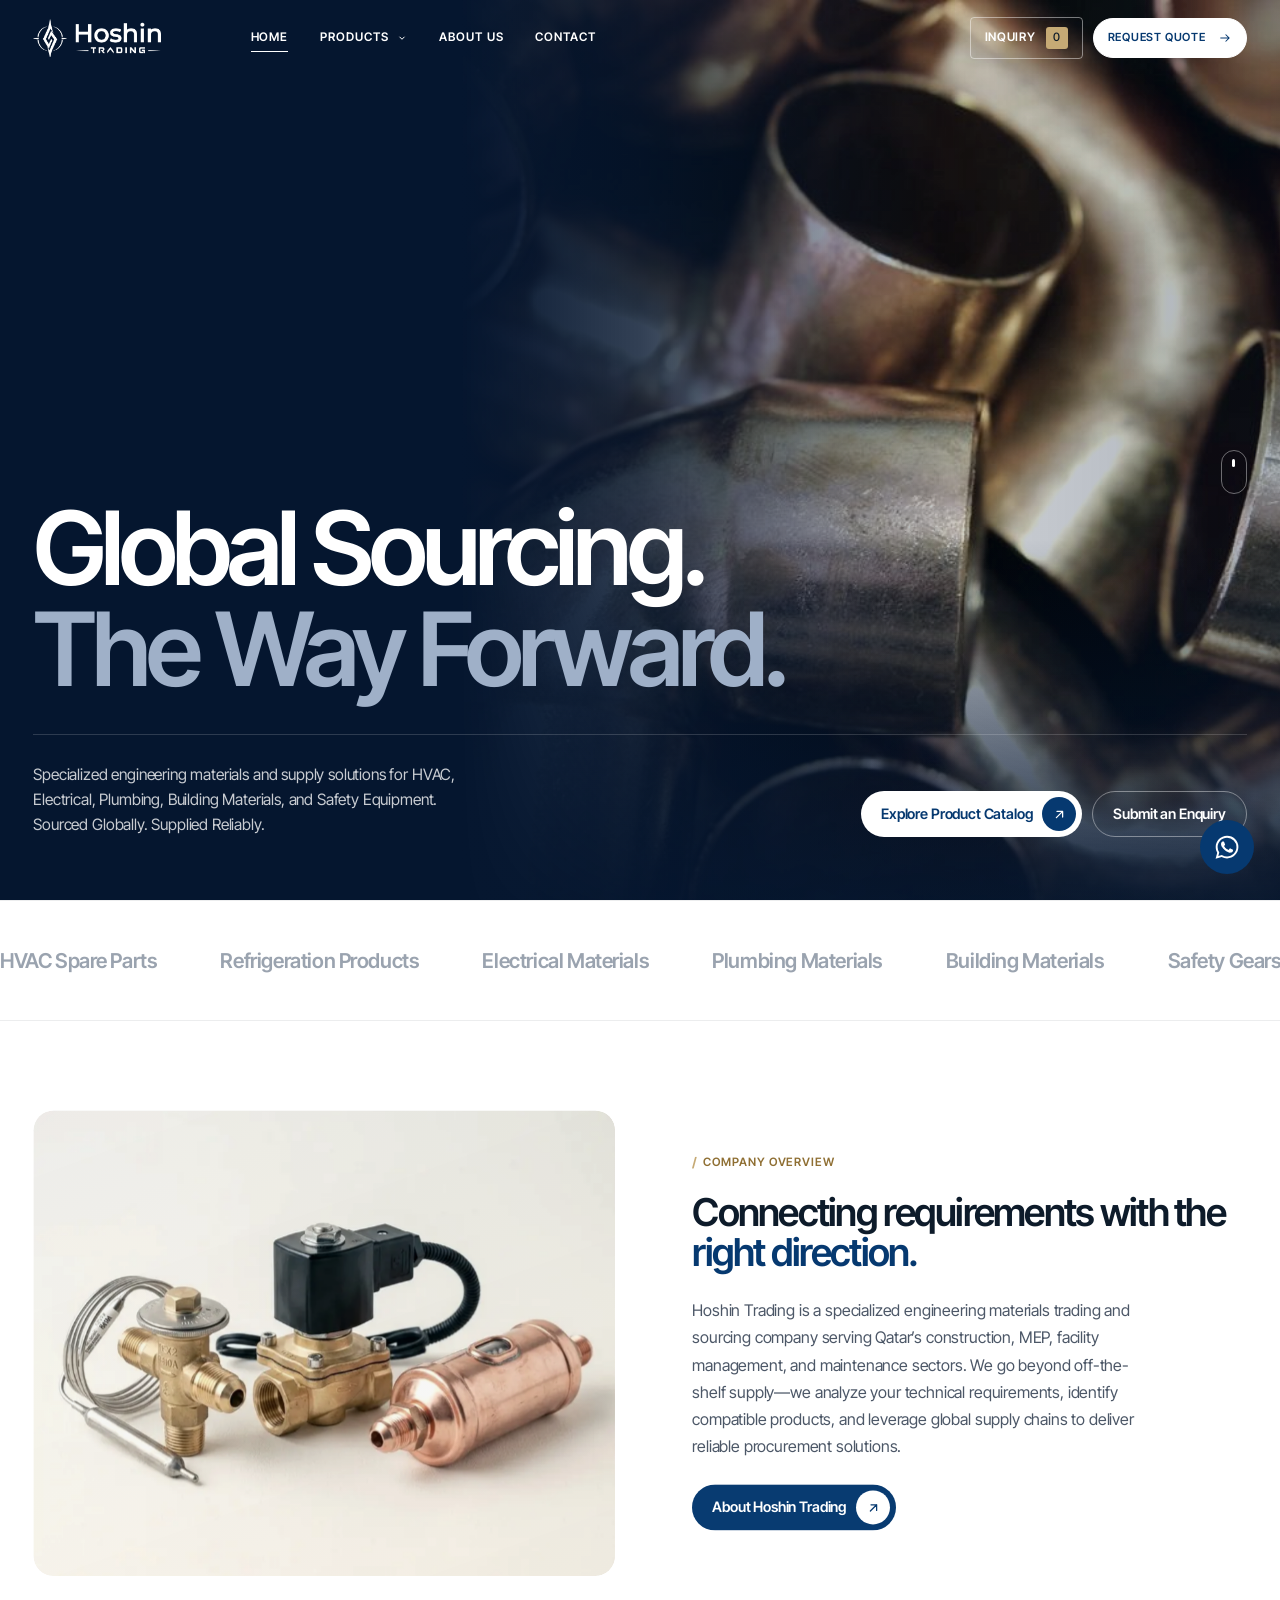
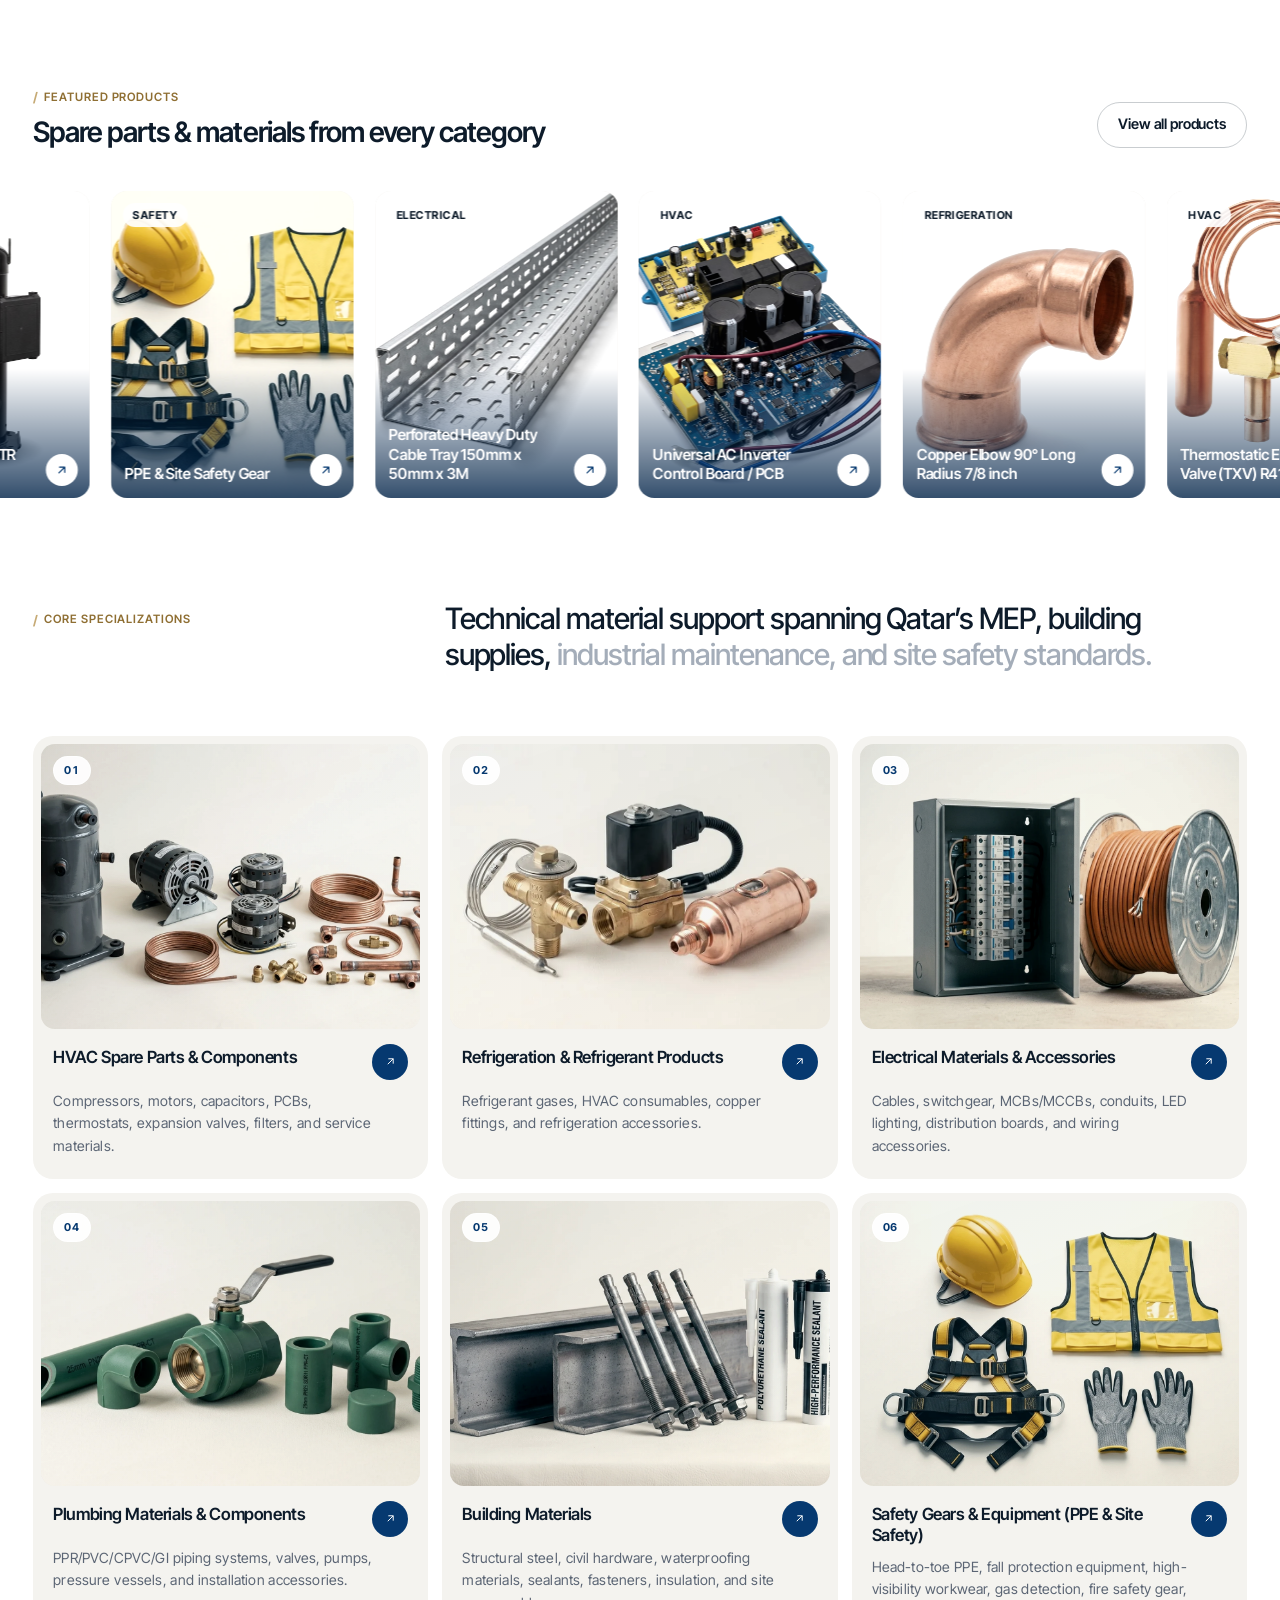
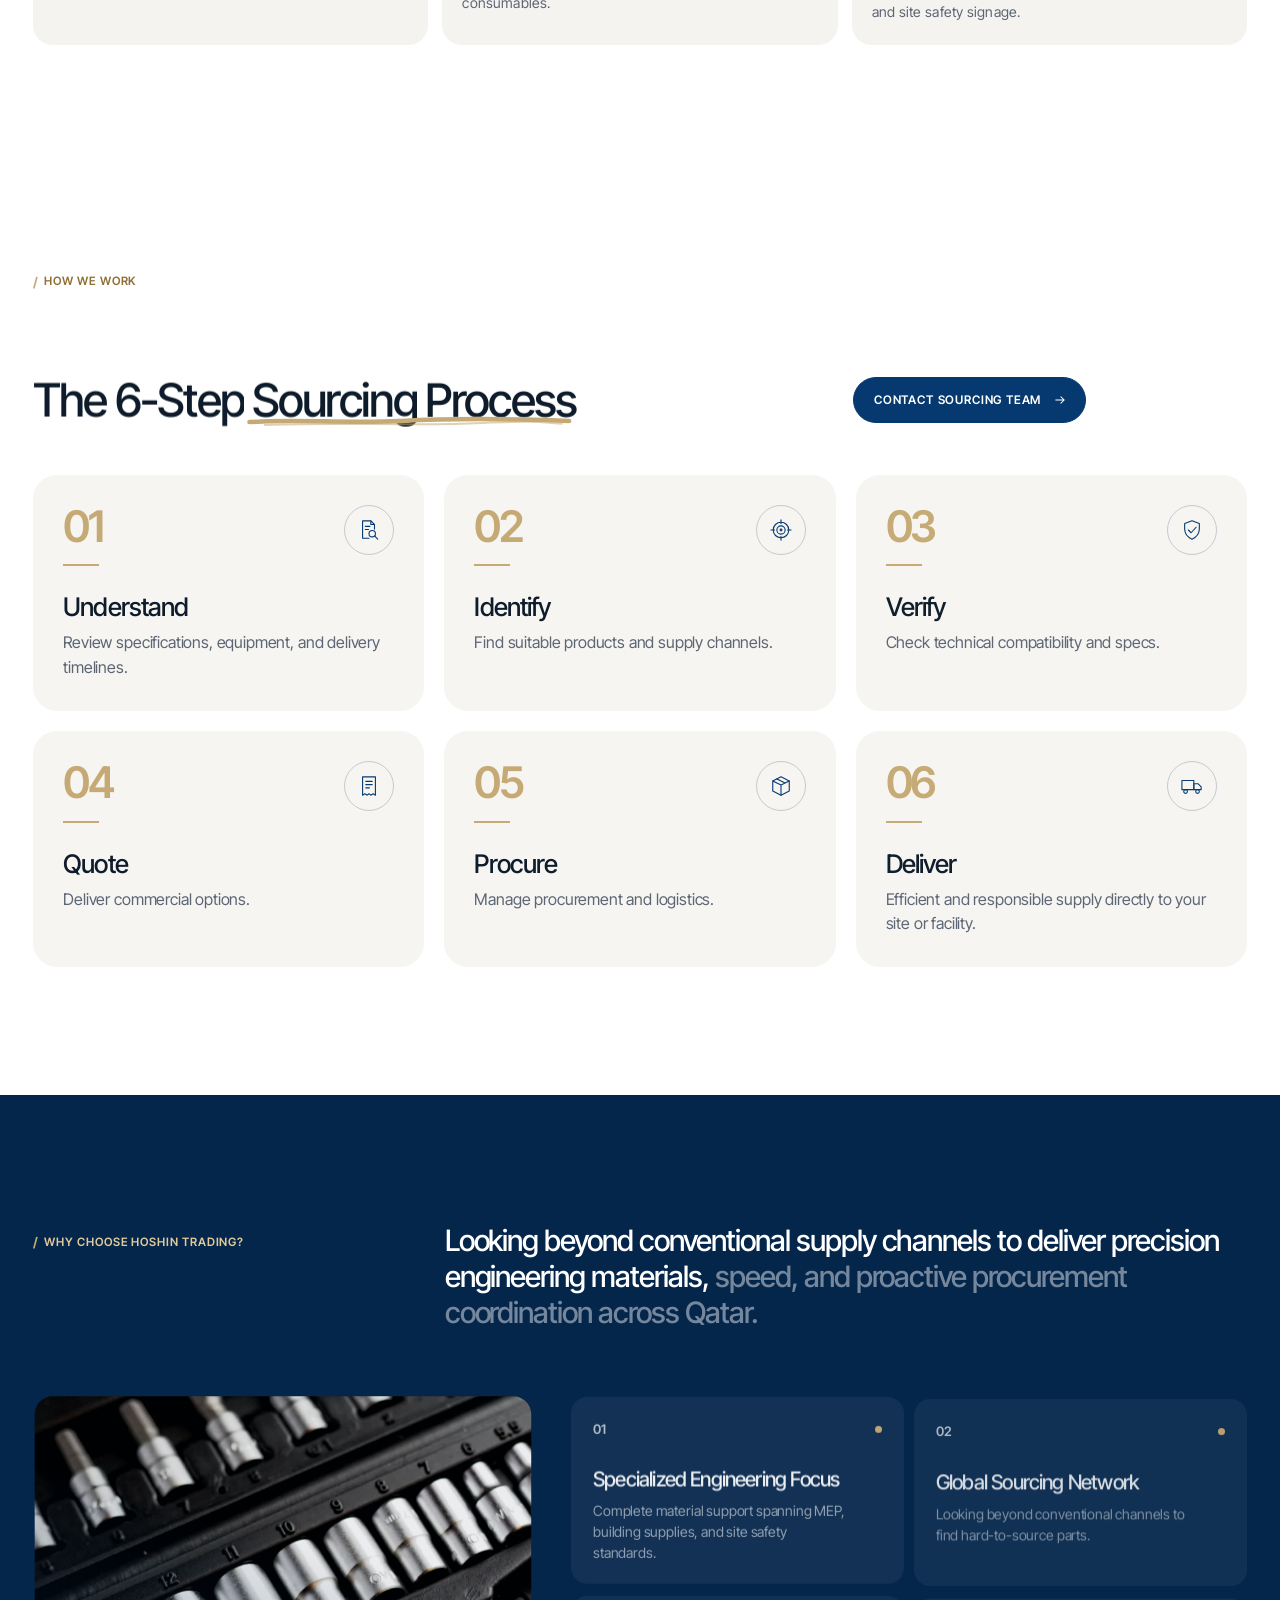
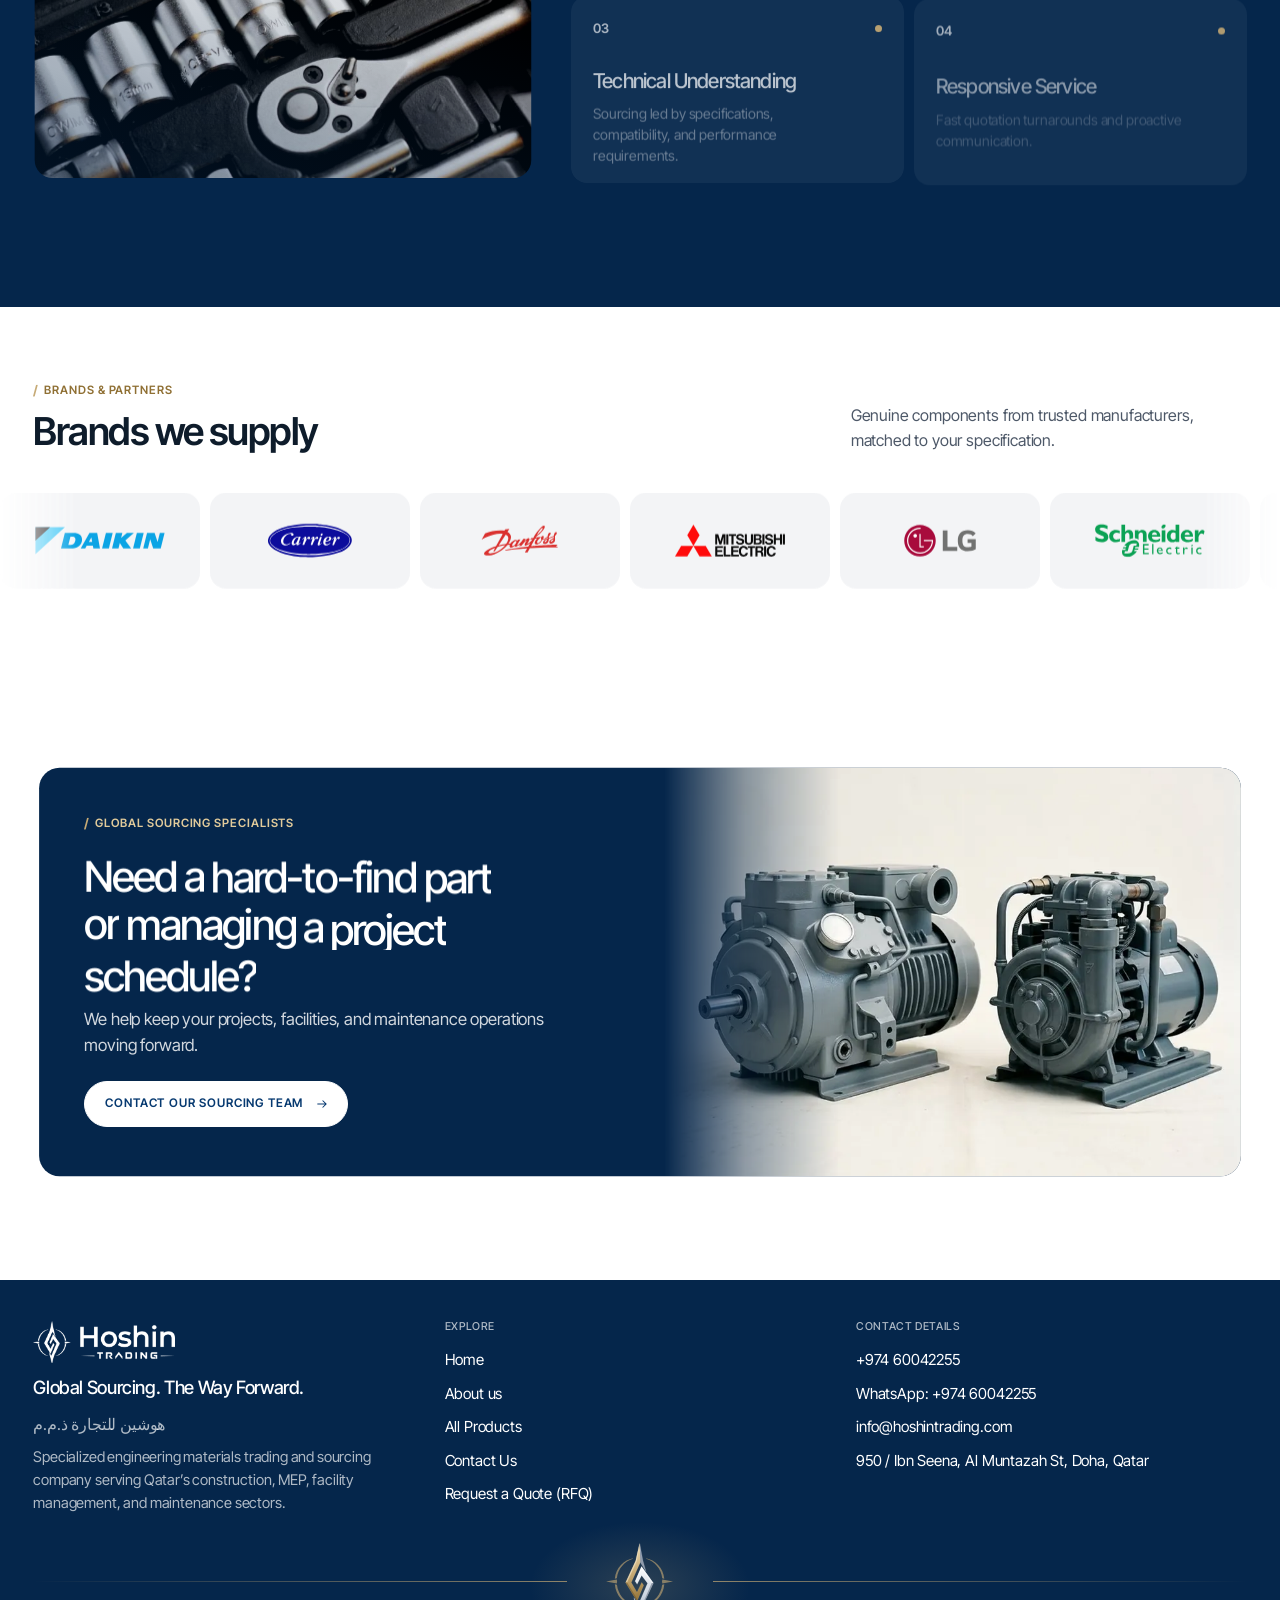
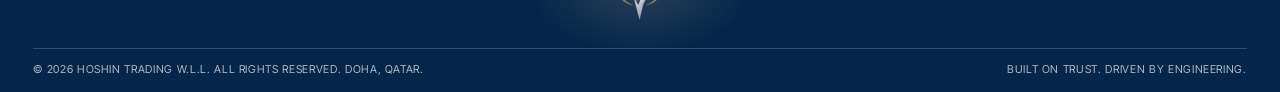
<file: index.html>
<!DOCTYPE html>
<html lang="en" class="no-js">
<head>
  <meta charset="UTF-8">
  <meta name="viewport" content="width=device-width, initial-scale=1.0">
  <title>Hoshin Trading W.L.L. | Engineering Materials &amp; Sourcing Solutions Qatar</title>
  <meta name="description" content="Specialized engineering materials trading and technical sourcing solutions for HVAC, Electrical, Plumbing, Building Materials, and Safety Equipment across Qatar.">
  <meta name="robots" content="index, follow">
  <meta name="theme-color" content="#f3f4f6">
  <link rel="icon" type="image/png" href="assets/logo/logo-mark.png">
  <link rel="apple-touch-icon" href="assets/logo/logo.png">
  <link rel="preconnect" href="https://fonts.googleapis.com">
  <link rel="preconnect" href="https://fonts.gstatic.com" crossorigin>
  <link rel="stylesheet" href="https://fonts.googleapis.com/css2?family=Inter+Tight:wght@400;500;600;700&display=swap">
  <link rel="stylesheet" href="css/hoshin.css?v=1792747800">
  <link rel="stylesheet" href="css/hoshin-v4.css?v=1793015596">
  <link rel="stylesheet" href="css/hoshin-axion.css?v=77">
</head>
<body class="has-hero">
  <a href="#main-content" class="skip-link">Skip to main content</a>

  <header class="h-header" id="site-header">
    <div class="h-wrap h-header__inner">
      <a href="index.html" class="h-logo" aria-label="Hoshin Trading home">
        <img class="h-logo__dark" src="assets/logo/logo-horizontal.png" alt="Hoshin Trading W.L.L." width="900" height="267">
        <img class="h-logo__light" src="assets/logo/logo-horizontal-white.png" alt="" width="900" height="267" aria-hidden="true">
      </a>
      <nav class="h-nav" aria-label="Main navigation">
        <ul style="display:flex;gap:4px">
          <li class="h-nav__item"><a class="h-nav__link" href="index.html" data-page="index.html">Home</a></li>
          <li class="h-nav__item h-nav__item--mega">
            <a class="h-nav__link" href="products.html" aria-haspopup="true" aria-expanded="false" data-page="products.html category.html">Products <svg viewBox="0 0 24 24" fill="none" stroke="currentColor" stroke-width="2.4" aria-hidden="true"><path d="m6 9 6 6 6-6"/></svg></a>
      <div class="h-mega" role="region" aria-label="Products menu">
        <div class="h-mega__inner">
          <div>
            <ul class="h-mega__cats">
<li><a class="h-mega__cat" href="category.html?cat=hvac" data-cat="hvac" data-desc="AC units, compressors, motors, fan coils, PCBs, filters, thermostats, valves and controls."><span class="h-index">01</span><span>HVAC &amp; Air Conditioning</span><svg class="" viewBox="0 0 24 24" fill="none" stroke="currentColor" stroke-width="1.8" aria-hidden="true"><path d="M4 12h15M13 6l6 6-6 6"/></svg></a></li>
<li><a class="h-mega__cat" href="category.html?cat=refrigeration" data-cat="refrigeration" data-desc="Refrigerant gases, copper fittings, filter driers, sight glasses and refrigeration accessories."><span class="h-index">02</span><span>Refrigeration &amp; Refrigerant Products</span><svg class="" viewBox="0 0 24 24" fill="none" stroke="currentColor" stroke-width="1.8" aria-hidden="true"><path d="M4 12h15M13 6l6 6-6 6"/></svg></a></li>
<li><a class="h-mega__cat" href="category.html?cat=electrical" data-cat="electrical" data-desc="Cables, switchgear, MCBs/MCCBs, conduits, distribution boards, switches, sockets and LED lighting."><span class="h-index">03</span><span>Electrical Materials &amp; Lighting</span><svg class="" viewBox="0 0 24 24" fill="none" stroke="currentColor" stroke-width="1.8" aria-hidden="true"><path d="M4 12h15M13 6l6 6-6 6"/></svg></a></li>
<li><a class="h-mega__cat" href="category.html?cat=plumbing" data-cat="plumbing" data-desc="PPR/PVC/CPVC/GI pipes, fittings, valves, pumps, pressure vessels and accessories."><span class="h-index">04</span><span>Plumbing Materials &amp; Water Systems</span><svg class="" viewBox="0 0 24 24" fill="none" stroke="currentColor" stroke-width="1.8" aria-hidden="true"><path d="M4 12h15M13 6l6 6-6 6"/></svg></a></li>
<li><a class="h-mega__cat" href="category.html?cat=building" data-cat="building" data-desc="Steel, mesh, timber, waterproofing, sealants, fasteners, insulation and site consumables."><span class="h-index">05</span><span>Building Materials &amp; Civil Supplies</span><svg class="" viewBox="0 0 24 24" fill="none" stroke="currentColor" stroke-width="1.8" aria-hidden="true"><path d="M4 12h15M13 6l6 6-6 6"/></svg></a></li>
<li><a class="h-mega__cat" href="category.html?cat=safety" data-cat="safety" data-desc="PPE, high-visibility workwear, fall protection, respiratory and hearing protection, site safety signage."><span class="h-index">06</span><span>Safety Gears &amp; Equipment</span><svg class="" viewBox="0 0 24 24" fill="none" stroke="currentColor" stroke-width="1.8" aria-hidden="true"><path d="M4 12h15M13 6l6 6-6 6"/></svg></a></li>
            </ul>
          </div>
          <div class="h-mega__panels">
<div class="h-mega__panel" data-cat="hvac"><div class="h-mega__panel-head"><p class="h-mega__panel-title">HVAC &amp; Air Conditioning</p><a class="h-link h-small" href="category.html?cat=hvac">View all <svg viewBox="0 0 24 24" fill="none" stroke="currentColor" stroke-width="1.8" aria-hidden="true"><path d="M7 17 17 7M8 7h9v9"/></svg></a></div><ul class="h-mega__subs"><li><a class="h-mega__sub" href="category.html?cat=hvac&amp;sub=Compressors%20%28Rotary%2C%20Scroll%2C%20Reciprocating%29"><span>Compressors (Rotary, Scroll, Reciprocating)</span><svg viewBox="0 0 24 24" fill="none" stroke="currentColor" stroke-width="1.8" aria-hidden="true"><path d="M7 17 17 7M8 7h9v9"/></svg></a></li><li><a class="h-mega__sub" href="category.html?cat=hvac&amp;sub=Motors%20%26%20Fan%20Components"><span>Motors &amp; Fan Components</span><svg viewBox="0 0 24 24" fill="none" stroke="currentColor" stroke-width="1.8" aria-hidden="true"><path d="M7 17 17 7M8 7h9v9"/></svg></a></li><li><a class="h-mega__sub" href="category.html?cat=hvac&amp;sub=Electrical%20Components%20%28Capacitors%2C%20Contactors%2C%20Overload%20Relays%29"><span>Electrical Components (Capacitors, Contactors, Overload Relays)</span><svg viewBox="0 0 24 24" fill="none" stroke="currentColor" stroke-width="1.8" aria-hidden="true"><path d="M7 17 17 7M8 7h9v9"/></svg></a></li><li><a class="h-mega__sub" href="category.html?cat=hvac&amp;sub=Controls%20%26%20Electronics%20%28PCBs%2C%20Thermostats%2C%20Sensors%29"><span>Controls &amp; Electronics (PCBs, Thermostats, Sensors)</span><svg viewBox="0 0 24 24" fill="none" stroke="currentColor" stroke-width="1.8" aria-hidden="true"><path d="M7 17 17 7M8 7h9v9"/></svg></a></li><li><a class="h-mega__sub" href="category.html?cat=hvac&amp;sub=Valves%20%28Expansion%2C%20Solenoid%29"><span>Valves (Expansion, Solenoid)</span><svg viewBox="0 0 24 24" fill="none" stroke="currentColor" stroke-width="1.8" aria-hidden="true"><path d="M7 17 17 7M8 7h9v9"/></svg></a></li><li><a class="h-mega__sub" href="category.html?cat=hvac&amp;sub=Maintenance%20Consumables%20%28Belts%2C%20Bearings%2C%20Insulation%29"><span>Maintenance Consumables (Belts, Bearings, Insulation)</span><svg viewBox="0 0 24 24" fill="none" stroke="currentColor" stroke-width="1.8" aria-hidden="true"><path d="M7 17 17 7M8 7h9v9"/></svg></a></li></ul></div>
<div class="h-mega__panel" data-cat="refrigeration"><div class="h-mega__panel-head"><p class="h-mega__panel-title">Refrigeration &amp; Refrigerant Products</p><a class="h-link h-small" href="category.html?cat=refrigeration">View all <svg viewBox="0 0 24 24" fill="none" stroke="currentColor" stroke-width="1.8" aria-hidden="true"><path d="M7 17 17 7M8 7h9v9"/></svg></a></div><ul class="h-mega__subs"><li><a class="h-mega__sub" href="category.html?cat=refrigeration&amp;sub=Refrigerant%20Gases"><span>Refrigerant Gases</span><svg viewBox="0 0 24 24" fill="none" stroke="currentColor" stroke-width="1.8" aria-hidden="true"><path d="M7 17 17 7M8 7h9v9"/></svg></a></li><li><a class="h-mega__sub" href="category.html?cat=refrigeration&amp;sub=Copper%20Fittings"><span>Copper Fittings</span><svg viewBox="0 0 24 24" fill="none" stroke="currentColor" stroke-width="1.8" aria-hidden="true"><path d="M7 17 17 7M8 7h9v9"/></svg></a></li><li><a class="h-mega__sub" href="category.html?cat=refrigeration&amp;sub=Filter%20Driers%20%26%20Sight%20Glasses"><span>Filter Driers &amp; Sight Glasses</span><svg viewBox="0 0 24 24" fill="none" stroke="currentColor" stroke-width="1.8" aria-hidden="true"><path d="M7 17 17 7M8 7h9v9"/></svg></a></li><li><a class="h-mega__sub" href="category.html?cat=refrigeration&amp;sub=Refrigeration%20Controls"><span>Refrigeration Controls</span><svg viewBox="0 0 24 24" fill="none" stroke="currentColor" stroke-width="1.8" aria-hidden="true"><path d="M7 17 17 7M8 7h9v9"/></svg></a></li><li><a class="h-mega__sub" href="category.html?cat=refrigeration&amp;sub=Accessories"><span>Accessories</span><svg viewBox="0 0 24 24" fill="none" stroke="currentColor" stroke-width="1.8" aria-hidden="true"><path d="M7 17 17 7M8 7h9v9"/></svg></a></li></ul></div>
<div class="h-mega__panel" data-cat="electrical"><div class="h-mega__panel-head"><p class="h-mega__panel-title">Electrical Materials &amp; Lighting</p><a class="h-link h-small" href="category.html?cat=electrical">View all <svg viewBox="0 0 24 24" fill="none" stroke="currentColor" stroke-width="1.8" aria-hidden="true"><path d="M7 17 17 7M8 7h9v9"/></svg></a></div><ul class="h-mega__subs"><li><a class="h-mega__sub" href="category.html?cat=electrical&amp;sub=Cables%20%26%20Wiring"><span>Cables &amp; Wiring</span><svg viewBox="0 0 24 24" fill="none" stroke="currentColor" stroke-width="1.8" aria-hidden="true"><path d="M7 17 17 7M8 7h9v9"/></svg></a></li><li><a class="h-mega__sub" href="category.html?cat=electrical&amp;sub=Cable%20Management%20%28Trays%2C%20Ladders%2C%20Glands%2C%20Lugs%2C%20Conduits%29"><span>Cable Management (Trays, Ladders, Glands, Lugs, Conduits)</span><svg viewBox="0 0 24 24" fill="none" stroke="currentColor" stroke-width="1.8" aria-hidden="true"><path d="M7 17 17 7M8 7h9v9"/></svg></a></li><li><a class="h-mega__sub" href="category.html?cat=electrical&amp;sub=Protection%20%26%20Switchgear%20%28MCB%2C%20MCCB%2C%20Isolators%2C%20DB%20Boards%29"><span>Protection &amp; Switchgear (MCB, MCCB, Isolators, DB Boards)</span><svg viewBox="0 0 24 24" fill="none" stroke="currentColor" stroke-width="1.8" aria-hidden="true"><path d="M7 17 17 7M8 7h9v9"/></svg></a></li><li><a class="h-mega__sub" href="category.html?cat=electrical&amp;sub=Wiring%20Devices%20%26%20Enclosures%20%28Switches%2C%20Sockets%2C%20Junction%20Boxes%29"><span>Wiring Devices &amp; Enclosures (Switches, Sockets, Junction Boxes)</span><svg viewBox="0 0 24 24" fill="none" stroke="currentColor" stroke-width="1.8" aria-hidden="true"><path d="M7 17 17 7M8 7h9v9"/></svg></a></li><li><a class="h-mega__sub" href="category.html?cat=electrical&amp;sub=Commercial%20%26%20Industrial%20Lighting%20%28LED%20Panels%2C%20Downlights%2C%20Floodlights%29"><span>Commercial &amp; Industrial Lighting (LED Panels, Downlights, Floodlights)</span><svg viewBox="0 0 24 24" fill="none" stroke="currentColor" stroke-width="1.8" aria-hidden="true"><path d="M7 17 17 7M8 7h9v9"/></svg></a></li></ul></div>
<div class="h-mega__panel" data-cat="plumbing"><div class="h-mega__panel-head"><p class="h-mega__panel-title">Plumbing Materials &amp; Water Systems</p><a class="h-link h-small" href="category.html?cat=plumbing">View all <svg viewBox="0 0 24 24" fill="none" stroke="currentColor" stroke-width="1.8" aria-hidden="true"><path d="M7 17 17 7M8 7h9v9"/></svg></a></div><ul class="h-mega__subs"><li><a class="h-mega__sub" href="category.html?cat=plumbing&amp;sub=Piping%20Systems%20%28PPR%2C%20PVC%2C%20CPVC%2C%20GI%29"><span>Piping Systems (PPR, PVC, CPVC, GI)</span><svg viewBox="0 0 24 24" fill="none" stroke="currentColor" stroke-width="1.8" aria-hidden="true"><path d="M7 17 17 7M8 7h9v9"/></svg></a></li><li><a class="h-mega__sub" href="category.html?cat=plumbing&amp;sub=Pipe%20Fittings%20%28Elbows%2C%20Tees%2C%20Couplings%2C%20Reducers%2C%20Flanges%29"><span>Pipe Fittings (Elbows, Tees, Couplings, Reducers, Flanges)</span><svg viewBox="0 0 24 24" fill="none" stroke="currentColor" stroke-width="1.8" aria-hidden="true"><path d="M7 17 17 7M8 7h9v9"/></svg></a></li><li><a class="h-mega__sub" href="category.html?cat=plumbing&amp;sub=Valves%20%28Ball%2C%20Gate%2C%20Check%2C%20Butterfly%2C%20PRVs%2C%20Float%29"><span>Valves (Ball, Gate, Check, Butterfly, PRVs, Float)</span><svg viewBox="0 0 24 24" fill="none" stroke="currentColor" stroke-width="1.8" aria-hidden="true"><path d="M7 17 17 7M8 7h9v9"/></svg></a></li><li><a class="h-mega__sub" href="category.html?cat=plumbing&amp;sub=Pumps%20%26%20Pressure%20Control%20%28Booster%2C%20Transfer%2C%20Circulation%2C%20Pressure%20Vessels%29"><span>Pumps &amp; Pressure Control (Booster, Transfer, Circulation, Pressure Vessels)</span><svg viewBox="0 0 24 24" fill="none" stroke="currentColor" stroke-width="1.8" aria-hidden="true"><path d="M7 17 17 7M8 7h9v9"/></svg></a></li><li><a class="h-mega__sub" href="category.html?cat=plumbing&amp;sub=Plumbing%20Accessories"><span>Plumbing Accessories</span><svg viewBox="0 0 24 24" fill="none" stroke="currentColor" stroke-width="1.8" aria-hidden="true"><path d="M7 17 17 7M8 7h9v9"/></svg></a></li></ul></div>
<div class="h-mega__panel" data-cat="building"><div class="h-mega__panel-head"><p class="h-mega__panel-title">Building Materials &amp; Civil Supplies</p><a class="h-link h-small" href="category.html?cat=building">View all <svg viewBox="0 0 24 24" fill="none" stroke="currentColor" stroke-width="1.8" aria-hidden="true"><path d="M7 17 17 7M8 7h9v9"/></svg></a></div><ul class="h-mega__subs"><li><a class="h-mega__sub" href="category.html?cat=building&amp;sub=Structural%20%26%20Civil%20%28Steel%2C%20Mesh%2C%20Timber%2C%20Plywood%2C%20Formwork%29"><span>Structural &amp; Civil (Steel, Mesh, Timber, Plywood, Formwork)</span><svg viewBox="0 0 24 24" fill="none" stroke="currentColor" stroke-width="1.8" aria-hidden="true"><path d="M7 17 17 7M8 7h9v9"/></svg></a></li><li><a class="h-mega__sub" href="category.html?cat=building&amp;sub=Waterproofing%20%26%20Sealants"><span>Waterproofing &amp; Sealants</span><svg viewBox="0 0 24 24" fill="none" stroke="currentColor" stroke-width="1.8" aria-hidden="true"><path d="M7 17 17 7M8 7h9v9"/></svg></a></li><li><a class="h-mega__sub" href="category.html?cat=building&amp;sub=Fasteners%20%26%20Hardware"><span>Fasteners &amp; Hardware</span><svg viewBox="0 0 24 24" fill="none" stroke="currentColor" stroke-width="1.8" aria-hidden="true"><path d="M7 17 17 7M8 7h9v9"/></svg></a></li><li><a class="h-mega__sub" href="category.html?cat=building&amp;sub=Insulation%20%28Rockwool%2C%20Glasswool%2C%20XPS%29"><span>Insulation (Rockwool, Glasswool, XPS)</span><svg viewBox="0 0 24 24" fill="none" stroke="currentColor" stroke-width="1.8" aria-hidden="true"><path d="M7 17 17 7M8 7h9v9"/></svg></a></li><li><a class="h-mega__sub" href="category.html?cat=building&amp;sub=Site%20Consumables%20%28Abrasives%2C%20Cutting%20Discs%2C%20Tapes%2C%20Adhesives%29"><span>Site Consumables (Abrasives, Cutting Discs, Tapes, Adhesives)</span><svg viewBox="0 0 24 24" fill="none" stroke="currentColor" stroke-width="1.8" aria-hidden="true"><path d="M7 17 17 7M8 7h9v9"/></svg></a></li></ul></div>
<div class="h-mega__panel" data-cat="safety"><div class="h-mega__panel-head"><p class="h-mega__panel-title">Safety Gears &amp; Equipment</p><a class="h-link h-small" href="category.html?cat=safety">View all <svg viewBox="0 0 24 24" fill="none" stroke="currentColor" stroke-width="1.8" aria-hidden="true"><path d="M7 17 17 7M8 7h9v9"/></svg></a></div><ul class="h-mega__subs"><li><a class="h-mega__sub" href="category.html?cat=safety&amp;sub=Head%20%26%20Face%20Protection"><span>Head &amp; Face Protection</span><svg viewBox="0 0 24 24" fill="none" stroke="currentColor" stroke-width="1.8" aria-hidden="true"><path d="M7 17 17 7M8 7h9v9"/></svg></a></li><li><a class="h-mega__sub" href="category.html?cat=safety&amp;sub=Eye%20%26%20Hearing%20Protection"><span>Eye &amp; Hearing Protection</span><svg viewBox="0 0 24 24" fill="none" stroke="currentColor" stroke-width="1.8" aria-hidden="true"><path d="M7 17 17 7M8 7h9v9"/></svg></a></li><li><a class="h-mega__sub" href="category.html?cat=safety&amp;sub=Respiratory%20Protection"><span>Respiratory Protection</span><svg viewBox="0 0 24 24" fill="none" stroke="currentColor" stroke-width="1.8" aria-hidden="true"><path d="M7 17 17 7M8 7h9v9"/></svg></a></li><li><a class="h-mega__sub" href="category.html?cat=safety&amp;sub=Body%20Protection%20%26%20Workwear"><span>Body Protection &amp; Workwear</span><svg viewBox="0 0 24 24" fill="none" stroke="currentColor" stroke-width="1.8" aria-hidden="true"><path d="M7 17 17 7M8 7h9v9"/></svg></a></li><li><a class="h-mega__sub" href="category.html?cat=safety&amp;sub=Hand%20%26%20Foot%20Protection"><span>Hand &amp; Foot Protection</span><svg viewBox="0 0 24 24" fill="none" stroke="currentColor" stroke-width="1.8" aria-hidden="true"><path d="M7 17 17 7M8 7h9v9"/></svg></a></li><li><a class="h-mega__sub" href="category.html?cat=safety&amp;sub=Fall%20Protection%20%26%20Site%20Security"><span>Fall Protection &amp; Site Security</span><svg viewBox="0 0 24 24" fill="none" stroke="currentColor" stroke-width="1.8" aria-hidden="true"><path d="M7 17 17 7M8 7h9v9"/></svg></a></li></ul></div>
          </div>
          <div class="h-mega__foot">
            <span></span>
            <a class="h-link" href="products.html">All Products <svg viewBox="0 0 24 24" fill="none" stroke="currentColor" stroke-width="1.8" aria-hidden="true"><path d="M7 17 17 7M8 7h9v9"/></svg></a>
          </div>
        </div>
      </div>
          </li>
          <li class="h-nav__item"><a class="h-nav__link" href="about.html" data-page="about.html">About us</a></li>
          <li class="h-nav__item"><a class="h-nav__link" href="contact.html" data-page="contact.html">Contact</a></li>
        </ul>
      </nav>
      <div class="h-header__actions">
        <a href="rfq.html" class="h-inquiry" aria-label="View inquiry list">
          <span class="h-inquiry__label">Inquiry</span>
          <span class="h-inquiry__count js-inquiry-count">0</span>
        </a>
        <a href="rfq.html" class="h-btn h-btn--sm"><span class="h-btn__txt"><span>Request Quote</span><span aria-hidden="true">Request Quote</span></span><svg class="h-btn__arrow" viewBox="0 0 24 24" fill="none" stroke="currentColor" stroke-width="1.8" aria-hidden="true"><path d="M4 12h15M13 6l6 6-6 6"/></svg></a>
        <button class="h-burger" type="button" aria-label="Menu" aria-expanded="false" aria-controls="mobile-menu"><span></span><span></span></button>
      </div>
    </div>
  </header>
  <div class="h-scrim" aria-hidden="true"></div>
  <div class="h-mobile" id="mobile-menu" aria-label="Mobile navigation">
    <ul class="h-mobile__list">
      <li><a class="h-mobile__link" href="index.html">Home</a></li>
      <li>
        <button class="h-mobile__toggle" type="button" aria-expanded="false" aria-controls="m-products">Products <svg viewBox="0 0 24 24" fill="none" stroke="currentColor" stroke-width="1.6" aria-hidden="true"><path d="M12 5v14M5 12h14"/></svg></button>
        <div class="h-mobile__sub" id="m-products">
          <div class="h-mobile__cat"><a href="products.html"><span>All Products</span><span class="h-index">ALL</span></a></div>
          <div class="h-mobile__cat"><a href="category.html?cat=hvac"><span>HVAC &amp; Air Conditioning</span><span class="h-index">01</span></a></div>
          <div class="h-mobile__cat"><a href="category.html?cat=refrigeration"><span>Refrigeration &amp; Refrigerant Products</span><span class="h-index">02</span></a></div>
          <div class="h-mobile__cat"><a href="category.html?cat=electrical"><span>Electrical Materials &amp; Lighting</span><span class="h-index">03</span></a></div>
          <div class="h-mobile__cat"><a href="category.html?cat=plumbing"><span>Plumbing Materials &amp; Water Systems</span><span class="h-index">04</span></a></div>
          <div class="h-mobile__cat"><a href="category.html?cat=building"><span>Building Materials &amp; Civil Supplies</span><span class="h-index">05</span></a></div>
          <div class="h-mobile__cat"><a href="category.html?cat=safety"><span>Safety Gears &amp; Equipment</span><span class="h-index">06</span></a></div>
        </div>
      </li>
      <li><a class="h-mobile__link" href="about.html">About us</a></li>
      <li><a class="h-mobile__link" href="contact.html">Contact</a></li>
    </ul>
    <div class="h-mobile__actions">
      <a href="rfq.html" class="h-btn h-btn--block"><span class="h-btn__txt"><span>Request Quote</span><span aria-hidden="true">Request Quote</span></span><svg class="h-btn__arrow" viewBox="0 0 24 24" fill="none" stroke="currentColor" stroke-width="1.8" aria-hidden="true"><path d="M4 12h15M13 6l6 6-6 6"/></svg></a>
      <a href="rfq.html" class="h-btn h-btn--ghost h-btn--block"><span class="h-btn__txt"><span>Inquiry List (<span class="js-inquiry-count">0</span>)</span></span></a>
    </div>
    <div class="h-mobile__meta">
      <a href="tel:+97460042255">+974 60042255</a>
      <a href="mailto:info@hoshintrading.com">info@hoshintrading.com</a>
      <span>950 / Ibn Seena, Al Muntazah St, Doha, Qatar</span>
    </div>
  </div>

  <main id="main-content">

    <!-- HERO -->
    <section class="ax-hero2" id="home" aria-labelledby="hero-title">
      <div class="ax-hero2__media"><img src="assets/images/v3/ref-copper-fittings.jpg" alt="Copper and brass refrigeration fittings" width="1024" height="683" fetchpriority="high"></div>
      <div class="h-wrap ax-hero2__inner">
        <h1 class="ax-hero2__title" id="hero-title"><span>Global Sourcing.</span><span>The Way Forward.</span></h1>
        <div class="ax-hero2__row">
          <p>Specialized engineering materials and supply solutions for HVAC, Electrical, Plumbing, Building Materials, and Safety Equipment. Sourced Globally. Supplied Reliably.</p>
          <div class="ax-btns"><a class="ax-btn ax-btn--light" href="products.html">Explore Product Catalog <i><svg viewBox="0 0 24 24" fill="none" stroke="currentColor" stroke-width="2" stroke-linecap="round" stroke-linejoin="round" aria-hidden="true"><path d="M7 17 17 7M8 7h9v9"/></svg></i></a><a class="ax-btn ax-btn--ghost" href="contact.html">Submit an Enquiry</a></div>
        </div>
      </div>
      <a class="ax-hero2__scroll" href="#about" aria-label="Scroll to company overview"><span></span></a>
    </section>

    <!-- CATEGORY STRIP -->
    <div class="v-strip">
      <div class="v-strip__row">
        <div class="v-strip__group"><a class="v-strip__item" href="category.html?cat=hvac">HVAC Spare Parts</a><a class="v-strip__item" href="category.html?cat=refrigeration">Refrigeration Products</a><a class="v-strip__item" href="category.html?cat=electrical">Electrical Materials</a><a class="v-strip__item" href="category.html?cat=plumbing">Plumbing Materials</a><a class="v-strip__item" href="category.html?cat=building">Building Materials</a><a class="v-strip__item" href="category.html?cat=safety">Safety Gears (PPE)</a></div>
        <div class="v-strip__group" aria-hidden="true"><a class="v-strip__item" href="category.html?cat=hvac">HVAC Spare Parts</a><a class="v-strip__item" href="category.html?cat=refrigeration">Refrigeration Products</a><a class="v-strip__item" href="category.html?cat=electrical">Electrical Materials</a><a class="v-strip__item" href="category.html?cat=plumbing">Plumbing Materials</a><a class="v-strip__item" href="category.html?cat=building">Building Materials</a><a class="v-strip__item" href="category.html?cat=safety">Safety Gears (PPE)</a></div>
      </div>
    </div>

    <!-- COMPANY OVERVIEW -->
    <section class="h-section ax-about-sec" id="about">
      <div class="ax-about">
        <figure class="ax-about__img" data-ax-clip><img src="assets/images/products-v3/valves-refrigeration.webp" alt="Expansion valve, solenoid valve and copper filter drier" loading="lazy" width="900" height="900"></figure>
        <div class="ax-about__body">
          <p class="h-label" data-ax-up>Company Overview</p>
          <h2 class="ax-about__title" data-ax-up>Connecting requirements with the <span>right direction.</span></h2>
          <p class="ax-about__text" data-ax-up>Hoshin Trading is a specialized engineering materials trading and sourcing company serving Qatar&rsquo;s construction, MEP, facility management, and maintenance sectors. We go beyond off-the-shelf supply&mdash;we analyze your technical requirements, identify compatible products, and leverage global supply chains to deliver reliable procurement solutions.</p>
          <div data-ax-up><a class="ax-btn" href="about.html">About Hoshin Trading <i><svg viewBox="0 0 24 24" fill="none" stroke="currentColor" stroke-width="2" stroke-linecap="round" stroke-linejoin="round" aria-hidden="true"><path d="M7 17 17 7M8 7h9v9"/></svg></i></a></div>
        </div>
      </div>
      <div class="v-gallery" aria-label="Featured products"><div class="ax-gallery-head"><div style="display:grid;gap:12px"><p class="h-label">Featured products</p><h2>Spare parts &amp; materials from every category</h2></div><a class="ax-btn ax-btn--line" href="products.html">View all products</a></div><div class="v-gallery__track" data-ax-shuffle><a class="v-gallery__item ax-gitem" href="category.html?cat=hvac&amp;sub=Compressors%20%28Rotary%2C%20Scroll%2C%20Reciprocating%29"><img src="assets/images/products/scroll-compressor.jpg" alt="" loading="lazy" width="600" height="600"><span class="ax-gitem__cat">HVAC</span><span class="ax-gitem__name">Scroll Compressor 3 TR R410A</span><span class="ax-gitem__go"><svg viewBox="0 0 24 24" fill="none" stroke="currentColor" stroke-width="2" stroke-linecap="round" stroke-linejoin="round" aria-hidden="true"><path d="M7 17 17 7M8 7h9v9"/></svg></span></a><a class="v-gallery__item ax-gitem" href="category.html?cat=hvac&amp;sub=Motors%20%26%20Fan%20Components"><img src="assets/images/products/condenser-fan-motor.jpg" alt="" loading="lazy" width="600" height="600"><span class="ax-gitem__cat">HVAC</span><span class="ax-gitem__name">Condenser Fan Motor 1/3 HP 850 RPM</span><span class="ax-gitem__go"><svg viewBox="0 0 24 24" fill="none" stroke="currentColor" stroke-width="2" stroke-linecap="round" stroke-linejoin="round" aria-hidden="true"><path d="M7 17 17 7M8 7h9v9"/></svg></span></a><a class="v-gallery__item ax-gitem" href="category.html?cat=hvac&amp;sub=Controls%20%26%20Electronics%20%28PCBs%2C%20Thermostats%2C%20Sensors%29"><img src="assets/images/products/inverter-control-board.jpg" alt="" loading="lazy" width="600" height="600"><span class="ax-gitem__cat">HVAC</span><span class="ax-gitem__name">Universal AC Inverter Control Board / PCB</span><span class="ax-gitem__go"><svg viewBox="0 0 24 24" fill="none" stroke="currentColor" stroke-width="2" stroke-linecap="round" stroke-linejoin="round" aria-hidden="true"><path d="M7 17 17 7M8 7h9v9"/></svg></span></a><a class="v-gallery__item ax-gitem" href="category.html?cat=hvac&amp;sub=Valves%20%28Expansion%2C%20Solenoid%29"><img src="assets/images/products/thermostatic-expansion-valve.jpg" alt="" loading="lazy" width="600" height="600"><span class="ax-gitem__cat">HVAC</span><span class="ax-gitem__name">Thermostatic Expansion Valve (TXV) R410A</span><span class="ax-gitem__go"><svg viewBox="0 0 24 24" fill="none" stroke="currentColor" stroke-width="2" stroke-linecap="round" stroke-linejoin="round" aria-hidden="true"><path d="M7 17 17 7M8 7h9v9"/></svg></span></a><a class="v-gallery__item ax-gitem" href="category.html?cat=hvac&amp;sub=Electrical%20Components%20%28Capacitors%2C%20Contactors%2C%20Overload%20Relays%29"><img src="assets/images/products-v3/hvac-electrical-components.webp" alt="" loading="lazy" width="600" height="600"><span class="ax-gitem__cat">HVAC</span><span class="ax-gitem__name">Heavy Duty Dual Run Capacitor 50+5 uF 440V</span><span class="ax-gitem__go"><svg viewBox="0 0 24 24" fill="none" stroke="currentColor" stroke-width="2" stroke-linecap="round" stroke-linejoin="round" aria-hidden="true"><path d="M7 17 17 7M8 7h9v9"/></svg></span></a><a class="v-gallery__item ax-gitem" href="category.html?cat=refrigeration&amp;sub=Copper%20Fittings"><img src="assets/images/products/copper-elbow.jpg" alt="" loading="lazy" width="600" height="600"><span class="ax-gitem__cat">Refrigeration</span><span class="ax-gitem__name">Copper Elbow 90° Long Radius 7/8 inch</span><span class="ax-gitem__go"><svg viewBox="0 0 24 24" fill="none" stroke="currentColor" stroke-width="2" stroke-linecap="round" stroke-linejoin="round" aria-hidden="true"><path d="M7 17 17 7M8 7h9v9"/></svg></span></a><a class="v-gallery__item ax-gitem" href="category.html?cat=electrical&amp;sub=Cables%20%26%20Wiring"><img src="assets/images/products/xlpe-armoured-cable.jpg" alt="" loading="lazy" width="600" height="600"><span class="ax-gitem__cat">Electrical</span><span class="ax-gitem__name">XLPE Insulated Armoured Power Cable 4C x 16 sq mm</span><span class="ax-gitem__go"><svg viewBox="0 0 24 24" fill="none" stroke="currentColor" stroke-width="2" stroke-linecap="round" stroke-linejoin="round" aria-hidden="true"><path d="M7 17 17 7M8 7h9v9"/></svg></span></a><a class="v-gallery__item ax-gitem" href="category.html?cat=electrical&amp;sub=Cable%20Management%20%28Trays%2C%20Ladders%2C%20Glands%2C%20Lugs%2C%20Conduits%29"><img src="assets/images/products/cable-tray.jpg" alt="" loading="lazy" width="600" height="600"><span class="ax-gitem__cat">Electrical</span><span class="ax-gitem__name">Perforated Heavy Duty Cable Tray 150mm x 50mm x 3M</span><span class="ax-gitem__go"><svg viewBox="0 0 24 24" fill="none" stroke="currentColor" stroke-width="2" stroke-linecap="round" stroke-linejoin="round" aria-hidden="true"><path d="M7 17 17 7M8 7h9v9"/></svg></span></a><a class="v-gallery__item ax-gitem" href="category.html?cat=electrical&amp;sub=Commercial%20%26%20Industrial%20Lighting%20%28LED%20Panels%2C%20Downlights%2C%20Floodlights%29"><img src="assets/images/products/led-panel-light.jpg" alt="" loading="lazy" width="600" height="600"><span class="ax-gitem__cat">Electrical</span><span class="ax-gitem__name">Recessed LED Panel Light 600x600mm 40W 4000K</span><span class="ax-gitem__go"><svg viewBox="0 0 24 24" fill="none" stroke="currentColor" stroke-width="2" stroke-linecap="round" stroke-linejoin="round" aria-hidden="true"><path d="M7 17 17 7M8 7h9v9"/></svg></span></a><a class="v-gallery__item ax-gitem" href="category.html?cat=plumbing&amp;sub=Pipe%20Fittings%20%28Elbows%2C%20Tees%2C%20Couplings%2C%20Reducers%2C%20Flanges%29"><img src="assets/images/products/ppr-tee.jpg" alt="" loading="lazy" width="600" height="600"><span class="ax-gitem__cat">Plumbing</span><span class="ax-gitem__name">PPR Equal Tee Fitting 32mm PN25</span><span class="ax-gitem__go"><svg viewBox="0 0 24 24" fill="none" stroke="currentColor" stroke-width="2" stroke-linecap="round" stroke-linejoin="round" aria-hidden="true"><path d="M7 17 17 7M8 7h9v9"/></svg></span></a><a class="v-gallery__item ax-gitem" href="category.html?cat=building&amp;sub=Waterproofing%20%26%20Sealants"><img src="assets/images/products/waterproofing-membrane.jpg" alt="" loading="lazy" width="600" height="600"><span class="ax-gitem__cat">Building</span><span class="ax-gitem__name">SBS Modified Bituminous Waterproofing Membrane 4mm</span><span class="ax-gitem__go"><svg viewBox="0 0 24 24" fill="none" stroke="currentColor" stroke-width="2" stroke-linecap="round" stroke-linejoin="round" aria-hidden="true"><path d="M7 17 17 7M8 7h9v9"/></svg></span></a><a class="v-gallery__item ax-gitem" href="category.html?cat=plumbing"><img src="assets/images/categories/plumbing-category.webp" alt="" loading="lazy" width="600" height="600"><span class="ax-gitem__cat">Plumbing</span><span class="ax-gitem__name">PPR Pipes, Fittings &amp; Valves</span><span class="ax-gitem__go"><svg viewBox="0 0 24 24" fill="none" stroke="currentColor" stroke-width="2" stroke-linecap="round" stroke-linejoin="round" aria-hidden="true"><path d="M7 17 17 7M8 7h9v9"/></svg></span></a><a class="v-gallery__item ax-gitem" href="category.html?cat=safety"><img src="assets/images/categories/safety-category.webp" alt="" loading="lazy" width="600" height="600"><span class="ax-gitem__cat">Safety</span><span class="ax-gitem__name">PPE &amp; Site Safety Gear</span><span class="ax-gitem__go"><svg viewBox="0 0 24 24" fill="none" stroke="currentColor" stroke-width="2" stroke-linecap="round" stroke-linejoin="round" aria-hidden="true"><path d="M7 17 17 7M8 7h9v9"/></svg></span></a></div></div>
    </section>

    <!-- CORE SPECIALIZATIONS -->
    <section class="h-section h-section--tight-top" id="specializations">
      <div class="h-wrap">
        <div class="v-intro">
          <div class="v-intro__pill"><p class="h-label">Core Specializations</p></div>
          <p class="v-intro__text" data-reveal>Technical material support spanning Qatar&rsquo;s MEP, building supplies, <span class="v-muted">industrial maintenance, and site safety standards.</span></p>
        </div>
        <div class="v-scards" data-ax-rise>
          <a class="v-scard" href="category.html?cat=hvac">
            <span class="v-scard__media">
              <img src="assets/images/categories/hvac-category.webp" alt="" loading="lazy" width="1024" height="683">
              <span class="v-scard__num">01</span>
            </span>
            <span class="v-scard__body">
              <span class="v-scard__head"><h3 class="v-scard__title">HVAC Spare Parts &amp; Components</h3><span class="v-scard__arrow" aria-hidden="true"><svg viewBox="0 0 24 24" fill="none" stroke="currentColor" stroke-width="1.8" aria-hidden="true"><path d="M7 17 17 7M8 7h9v9"/></svg></span></span>
              <p class="v-scard__desc">Compressors, motors, capacitors, PCBs, thermostats, expansion valves, filters, and service materials.</p>
            </span>
          </a>
          <a class="v-scard" href="category.html?cat=refrigeration">
            <span class="v-scard__media">
              <img src="assets/images/products-v3/valves-refrigeration.webp" alt="" loading="lazy" width="1024" height="683">
              <span class="v-scard__num">02</span>
            </span>
            <span class="v-scard__body">
              <span class="v-scard__head"><h3 class="v-scard__title">Refrigeration &amp; Refrigerant Products</h3><span class="v-scard__arrow" aria-hidden="true"><svg viewBox="0 0 24 24" fill="none" stroke="currentColor" stroke-width="1.8" aria-hidden="true"><path d="M7 17 17 7M8 7h9v9"/></svg></span></span>
              <p class="v-scard__desc">Refrigerant gases, HVAC consumables, copper fittings, and refrigeration accessories.</p>
            </span>
          </a>
          <a class="v-scard" href="category.html?cat=electrical">
            <span class="v-scard__media">
              <img src="assets/images/categories/electrical-category.webp" alt="" loading="lazy" width="1024" height="683">
              <span class="v-scard__num">03</span>
            </span>
            <span class="v-scard__body">
              <span class="v-scard__head"><h3 class="v-scard__title">Electrical Materials &amp; Accessories</h3><span class="v-scard__arrow" aria-hidden="true"><svg viewBox="0 0 24 24" fill="none" stroke="currentColor" stroke-width="1.8" aria-hidden="true"><path d="M7 17 17 7M8 7h9v9"/></svg></span></span>
              <p class="v-scard__desc">Cables, switchgear, MCBs/MCCBs, conduits, LED lighting, distribution boards, and wiring accessories.</p>
            </span>
          </a>
          <a class="v-scard" href="category.html?cat=plumbing">
            <span class="v-scard__media">
              <img src="assets/images/categories/plumbing-category.webp" alt="" loading="lazy" width="1024" height="683">
              <span class="v-scard__num">04</span>
            </span>
            <span class="v-scard__body">
              <span class="v-scard__head"><h3 class="v-scard__title">Plumbing Materials &amp; Components</h3><span class="v-scard__arrow" aria-hidden="true"><svg viewBox="0 0 24 24" fill="none" stroke="currentColor" stroke-width="1.8" aria-hidden="true"><path d="M7 17 17 7M8 7h9v9"/></svg></span></span>
              <p class="v-scard__desc">PPR/PVC/CPVC/GI piping systems, valves, pumps, pressure vessels, and installation accessories.</p>
            </span>
          </a>
          <a class="v-scard" href="category.html?cat=building">
            <span class="v-scard__media">
              <img src="assets/images/categories/building-category.webp" alt="" loading="lazy" width="1024" height="683">
              <span class="v-scard__num">05</span>
            </span>
            <span class="v-scard__body">
              <span class="v-scard__head"><h3 class="v-scard__title">Building Materials</h3><span class="v-scard__arrow" aria-hidden="true"><svg viewBox="0 0 24 24" fill="none" stroke="currentColor" stroke-width="1.8" aria-hidden="true"><path d="M7 17 17 7M8 7h9v9"/></svg></span></span>
              <p class="v-scard__desc">Structural steel, civil hardware, waterproofing materials, sealants, fasteners, insulation, and site consumables.</p>
            </span>
          </a>
          <a class="v-scard" href="category.html?cat=safety">
            <span class="v-scard__media">
              <img src="assets/images/categories/safety-category.webp" alt="" loading="lazy" width="1024" height="683">
              <span class="v-scard__num">06</span>
            </span>
            <span class="v-scard__body">
              <span class="v-scard__head"><h3 class="v-scard__title">Safety Gears &amp; Equipment (PPE &amp; Site Safety)</h3><span class="v-scard__arrow" aria-hidden="true"><svg viewBox="0 0 24 24" fill="none" stroke="currentColor" stroke-width="1.8" aria-hidden="true"><path d="M7 17 17 7M8 7h9v9"/></svg></span></span>
              <p class="v-scard__desc">Head-to-toe PPE, fall protection equipment, high-visibility workwear, gas detection, fire safety gear, and site safety signage.</p>
            </span>
          </a>
        </div>
      </div>
    </section>

    <!-- HOW WE WORK -->
    <section class="h-section h-section--tight-top" id="process">
      <div class="h-wrap">
        <div class="v-process" data-ax-grid>
          <div class="v-process__intro">
            <p class="h-label">How We Work</p>
            <h2 class="h-h2" data-split>The 6-Step <span class="h-ul">Sourcing Process</span></h2>
            <p data-reveal>From initial specification analysis to on-site delivery in Qatar, structured for total procurement clarity.</p>
            <div data-reveal><a href="rfq.html" class="h-btn "><span class="h-btn__txt"><span>Contact Sourcing Team</span><span aria-hidden="true">Contact Sourcing Team</span></span><svg class="h-btn__arrow" viewBox="0 0 24 24" fill="none" stroke="currentColor" stroke-width="1.8" aria-hidden="true"><path d="M4 12h15M13 6l6 6-6 6"/></svg></a></div>
          </div>
          <div class="v-process__cards">
          <article class="v-step" style="--i:0">
            <span class="v-step__icon"><svg viewBox="0 0 48 48" fill="none" stroke="currentColor" stroke-width="2.4" stroke-linecap="round" stroke-linejoin="round" aria-hidden="true"><path d="M24 42H10V4h18l8 8v10"/><path d="M28 4v8h8"/><path d="M16 16h10M16 23h7"/><circle cx="31" cy="32" r="7"/><path d="m36 37 7 7"/></svg></span>
            <span class="v-step__tag">Step 01</span>
            <h3 class="v-step__title">Understand</h3>
            <p class="v-step__desc">Review specifications, equipment, and delivery timelines.</p>
          </article>
          <article class="v-step" style="--i:1">
            <span class="v-step__icon"><svg viewBox="0 0 48 48" fill="none" stroke="currentColor" stroke-width="2.4" stroke-linecap="round" stroke-linejoin="round" aria-hidden="true"><circle cx="24" cy="24" r="17"/><circle cx="24" cy="24" r="9"/><circle cx="24" cy="24" r="2"/><path d="M24 2v8M24 38v8M2 24h8M38 24h8"/></svg></span>
            <span class="v-step__tag">Step 02</span>
            <h3 class="v-step__title">Identify</h3>
            <p class="v-step__desc">Find suitable products and supply channels.</p>
          </article>
          <article class="v-step" style="--i:2">
            <span class="v-step__icon"><svg viewBox="0 0 48 48" fill="none" stroke="currentColor" stroke-width="2.4" stroke-linecap="round" stroke-linejoin="round" aria-hidden="true"><path d="M24 4 8 10v12c0 10 7 18 16 22 9-4 16-12 16-22V10z"/><path d="m16 24 6 6 11-12"/></svg></span>
            <span class="v-step__tag">Step 03</span>
            <h3 class="v-step__title">Verify</h3>
            <p class="v-step__desc">Check technical compatibility and specs.</p>
          </article>
          <article class="v-step" style="--i:3">
            <span class="v-step__icon"><svg viewBox="0 0 48 48" fill="none" stroke="currentColor" stroke-width="2.4" stroke-linecap="round" stroke-linejoin="round" aria-hidden="true"><path d="M10 4h28v40l-5-3-5 3-4-3-4 3-5-3-5 3z"/><path d="M17 14h14M17 21h14M17 28h8"/></svg></span>
            <span class="v-step__tag">Step 04</span>
            <h3 class="v-step__title">Quote</h3>
            <p class="v-step__desc">Deliver commercial options.</p>
          </article>
          <article class="v-step" style="--i:4">
            <span class="v-step__icon"><svg viewBox="0 0 48 48" fill="none" stroke="currentColor" stroke-width="2.4" stroke-linecap="round" stroke-linejoin="round" aria-hidden="true"><path d="M24 4 6 13v22l18 9 18-9V13z"/><path d="m6 13 18 9 18-9M24 22v22M15 8.5l18 9"/></svg></span>
            <span class="v-step__tag">Step 05</span>
            <h3 class="v-step__title">Procure</h3>
            <p class="v-step__desc">Manage procurement and logistics.</p>
          </article>
          <article class="v-step" style="--i:5">
            <span class="v-step__icon"><svg viewBox="0 0 48 48" fill="none" stroke="currentColor" stroke-width="2.4" stroke-linecap="round" stroke-linejoin="round" aria-hidden="true"><path d="M2 12h26v20H2z"/><path d="M28 19h9l7 7v6H28z"/><circle cx="10" cy="36" r="4"/><circle cx="36" cy="36" r="4"/></svg></span>
            <span class="v-step__tag">Step 06</span>
            <h3 class="v-step__title">Deliver</h3>
            <p class="v-step__desc">Efficient and responsible supply directly to your site or facility.</p>
          </article>
          </div>
        </div>
      </div>
    </section>

    <!-- WHY CHOOSE (dark) -->
    <section class="h-section v-dark" id="why-us">
      <div class="h-wrap">
        <div class="v-intro">
          <div class="v-intro__pill"><p class="h-label">Why Choose Hoshin Trading?</p></div>
          <p class="v-intro__text" data-reveal>Looking beyond conventional supply channels to deliver precision engineering materials, <span class="v-muted">speed, and proactive procurement coordination across Qatar.</span></p>
        </div>
        <div class="ax-why" data-ax-why><div class="ax-why__img"><img src="assets/images/v3/tools-sockets.jpg" alt="Chrome socket set and ratchet in a black case" loading="lazy" width="960" height="640"></div><div class="v-why">
          <div class="v-why__cell">
            <span class="v-why__label">01<i></i></span>
            <h3 class="v-why__title">Specialized Engineering Focus</h3>
            <p class="v-why__desc">Complete material support spanning MEP, building supplies, and site safety standards.</p>
          </div>
          <div class="v-why__cell">
            <span class="v-why__label">02<i></i></span>
            <h3 class="v-why__title">Global Sourcing Network</h3>
            <p class="v-why__desc">Looking beyond conventional channels to find hard-to-source parts.</p>
          </div>
          <div class="v-why__cell">
            <span class="v-why__label">03<i></i></span>
            <h3 class="v-why__title">Technical Understanding</h3>
            <p class="v-why__desc">Sourcing led by specifications, compatibility, and performance requirements.</p>
          </div>
          <div class="v-why__cell">
            <span class="v-why__label">04<i></i></span>
            <h3 class="v-why__title">Responsive Service</h3>
            <p class="v-why__desc">Fast quotation turnarounds and proactive communication.</p>
          </div>
        </div></div>
      </div>
    </section>


    <!-- BRANDS (client will send logo files) -->
    <section class="h-section ax-brands" aria-labelledby="brands-title">
      <div class="h-wrap">
        <div class="ax-head">
          <div class="ax-head__main"><p class="h-label">Brands &amp; Partners</p><h2 id="brands-title">Brands we supply</h2></div>
          <p>Genuine components from trusted manufacturers, matched to your specification.</p>
        </div>
      </div>
      <div class="ax-marquee"><div class="ax-marquee__track"><div class="ax-brand"><img src="assets/brands/real/daikin.svg" alt="Daikin" height="36" loading="lazy"></div><div class="ax-brand"><img src="assets/brands/real/carrier.svg" alt="Carrier" height="36" loading="lazy"></div><div class="ax-brand"><img src="assets/brands/real/danfoss.svg" alt="Danfoss" height="36" loading="lazy"></div><div class="ax-brand"><img src="assets/brands/real/mitsubishi-electric.svg" alt="Mitsubishi Electric" height="36" loading="lazy"></div><div class="ax-brand"><img src="assets/brands/real/lg.svg" alt="LG" height="36" loading="lazy"></div><div class="ax-brand"><img src="assets/brands/real/schneider-electric.svg" alt="Schneider Electric" height="36" loading="lazy"></div><div class="ax-brand"><img src="assets/brands/real/abb.svg" alt="ABB" height="36" loading="lazy"></div><div class="ax-brand"><img src="assets/brands/real/siemens.svg" alt="Siemens" height="36" loading="lazy"></div><div class="ax-brand"><img src="assets/brands/real/legrand.svg" alt="Legrand" height="36" loading="lazy"></div><div class="ax-brand"><img src="assets/brands/real/eaton.svg" alt="Eaton" height="36" loading="lazy"></div><div class="ax-brand"><img src="assets/brands/real/honeywell.svg" alt="Honeywell" height="36" loading="lazy"></div><div class="ax-brand"><img src="assets/brands/real/3m.svg" alt="3M" height="36" loading="lazy"></div><div class="ax-brand"><img src="assets/brands/real/bosch.svg" alt="Bosch" height="36" loading="lazy"></div><div style="display:contents" aria-hidden="true"><div class="ax-brand"><img src="assets/brands/real/daikin.svg" alt="Daikin" height="36" loading="lazy"></div><div class="ax-brand"><img src="assets/brands/real/carrier.svg" alt="Carrier" height="36" loading="lazy"></div><div class="ax-brand"><img src="assets/brands/real/danfoss.svg" alt="Danfoss" height="36" loading="lazy"></div><div class="ax-brand"><img src="assets/brands/real/mitsubishi-electric.svg" alt="Mitsubishi Electric" height="36" loading="lazy"></div><div class="ax-brand"><img src="assets/brands/real/lg.svg" alt="LG" height="36" loading="lazy"></div><div class="ax-brand"><img src="assets/brands/real/schneider-electric.svg" alt="Schneider Electric" height="36" loading="lazy"></div><div class="ax-brand"><img src="assets/brands/real/abb.svg" alt="ABB" height="36" loading="lazy"></div><div class="ax-brand"><img src="assets/brands/real/siemens.svg" alt="Siemens" height="36" loading="lazy"></div><div class="ax-brand"><img src="assets/brands/real/legrand.svg" alt="Legrand" height="36" loading="lazy"></div><div class="ax-brand"><img src="assets/brands/real/eaton.svg" alt="Eaton" height="36" loading="lazy"></div><div class="ax-brand"><img src="assets/brands/real/honeywell.svg" alt="Honeywell" height="36" loading="lazy"></div><div class="ax-brand"><img src="assets/brands/real/3m.svg" alt="3M" height="36" loading="lazy"></div><div class="ax-brand"><img src="assets/brands/real/bosch.svg" alt="Bosch" height="36" loading="lazy"></div></div></div></div>
    </section>

    <!-- CTA -->
    <section class="v-cta-wrap">
      <div class="h-wrap">
        <div class="v-cta">
          <div class="v-cta__bg"><img src="assets/images/products-v3/compressors.webp" alt="" loading="lazy" width="900" height="900"></div>
          <div class="v-cta__body">
            <p class="h-label h-label--light">Global Sourcing Specialists</p>
            <h2 class="v-cta__title" data-split>Need a <span class="h-ul">hard-to-find part</span> or managing a project schedule?</h2>
            <p class="v-cta__copy" data-reveal>We help keep your projects, facilities, and maintenance operations moving forward.</p>
            <div data-reveal><a href="contact.html" class="h-btn h-btn--gold"><span class="h-btn__txt"><span>Contact Our Sourcing Team</span><span aria-hidden="true">Contact Our Sourcing Team</span></span><svg class="h-btn__arrow" viewBox="0 0 24 24" fill="none" stroke="currentColor" stroke-width="1.8" aria-hidden="true"><path d="M4 12h15M13 6l6 6-6 6"/></svg></a></div>
          </div>
        </div>
      </div>
    </section>
  </main>

  <footer class="h-footer">
    <div class="h-wrap">
      <div class="h-grid h-footer__top">
        <div class="h-footer__brand">
          <img src="assets/logo/logo-horizontal-white.png" alt="Hoshin Trading" width="900" height="267" loading="lazy">
          <p class="tagline">Global Sourcing. The Way Forward.</p>
          <p class="arabic" lang="ar" dir="rtl">هوشين للتجارة ذ.م.م</p>
          <p class="desc">Specialized engineering materials trading and sourcing company serving Qatar&rsquo;s construction, MEP, facility management, and maintenance sectors.</p>
        </div>
        <div class="h-footer__col">
          <h4>Explore</h4>
          <a href="index.html">Home</a>
          <a href="about.html">About us</a>
          <a href="products.html">All Products</a>
          <a href="contact.html">Contact Us</a>
          <a href="rfq.html">Request a Quote (RFQ)</a>
        </div>
        <div class="h-footer__col h-footer__col--end">
          <h4>Contact Details</h4>
          <a href="tel:+97460042255">+974 60042255</a>
          <a href="https://wa.me/97460042255" target="_blank" rel="noopener noreferrer">WhatsApp: +974 60042255</a>
          <a href="mailto:info@hoshintrading.com">info@hoshintrading.com</a>
          <span>950 / Ibn Seena, Al Muntazah St, Doha, Qatar</span>
        </div>
      </div>
      <div class="ax-fmark" aria-hidden="true" data-ax-fmark>
        <span class="ax-fmark__line"></span>
        <svg class="ax-fmark__svg" viewBox="100 -10 1340 1490" fill="none">
          <defs>
            <linearGradient id="axfGold" x1="500" y1="0" x2="850" y2="1118" gradientUnits="userSpaceOnUse"><stop offset="0" stop-color="#f6e7c1"/><stop offset=".5" stop-color="#c6aa75"/><stop offset="1" stop-color="#8f6f33"/></linearGradient>
            <linearGradient id="axfSilver" x1="660" y1="447" x2="1038" y2="1470" gradientUnits="userSpaceOnUse"><stop offset="0" stop-color="#ffffff"/><stop offset=".55" stop-color="#cdd5e0"/><stop offset="1" stop-color="#7f8ca0"/></linearGradient>
            <linearGradient id="axfSheen" x1="0" y1="0" x2="1" y2="0"><stop offset="0" stop-color="#fff" stop-opacity="0"/><stop offset=".5" stop-color="#fff" stop-opacity=".75"/><stop offset="1" stop-color="#fff" stop-opacity="0"/></linearGradient>
            <clipPath id="axfClip"><polygon points="770,0 793,348 610,758 720,945 812,755 850,808 722,1118 500,758 695,335"/><polygon points="774,6 835,330 895,545 786,368"/><polygon points="808,447 1038,768 835,1197 770,1470 660,1052 745,1190 925,770 810,620 723,792 685,733"/></clipPath>
          </defs>
          <g class="ax-fmark__tilt"><g class="ax-fmark__ring" fill="#c6aa75" fill-opacity=".62"><path d="M645,288C470,320 310,470 290,682L330,672C350,490 480,345 640,296Z"/><path d="M895,288C1070,320 1230,470 1250,682L1210,672C1190,490 1060,345 900,296Z"/><path d="M645,1200C470,1170 310,1020 290,790L332,800C350,980 480,1130 640,1190Z"/><path d="M895,1200C1070,1170 1230,1020 1250,790L1208,800C1190,980 1060,1130 900,1190Z"/><polygon points="120,738 328,698 335,738 328,776"/><polygon points="1420,738 1212,698 1205,738 1212,776"/></g></g>
          <g class="ax-fmark__needle">
            <polygon class="ax-fmark__shard" points="770,0 793,348 610,758 720,945 812,755 850,808 722,1118 500,758 695,335" fill="url(#axfGold)" stroke="#e2cb9b"/>
            <polygon class="ax-fmark__shard" points="774,6 835,330 895,545 786,368" fill="#8f9bad" stroke="#cdd5e0"/>
            <polygon class="ax-fmark__shard" points="808,447 1038,768 835,1197 770,1470 660,1052 745,1190 925,770 810,620 723,792 685,733" fill="url(#axfSilver)" stroke="#ffffff"/>
            <g class="ax-fmark__facets">
              <polygon points="770,0 695,335 500,758 528,758 718,340" fill="#fbf1d8"/>
              <polygon points="500,758 528,758 732,1090 722,1118" fill="#6f5526"/>
              <polygon points="808,447 1038,768 1005,765 808,487" fill="#ffffff"/>
              <polygon points="808,447 808,487 700,735 685,733" fill="#ffffff"/>
              <polygon points="1038,768 1005,768 820,1197 835,1197" fill="#5d697b"/>
            </g>
          </g>
          <g clip-path="url(#axfClip)"><rect class="ax-fmark__sheen" x="-300" y="-10" width="260" height="1490" fill="url(#axfSheen)"/></g>
        </svg>
        <span class="ax-fmark__line"></span>
      </div>
    </div>
    <div class="h-wrap">
      <div class="h-footer__bottom">
        <span>&copy; <span data-year>2026</span> Hoshin Trading W.L.L. All rights reserved. Doha, Qatar.</span>
        <span>Built on trust. Driven by engineering.</span>
      </div>
    </div>
  </footer>

  <a href="https://wa.me/97460042255" class="h-wa" target="_blank" rel="noopener noreferrer" aria-label="Chat with our team on WhatsApp">
    <svg viewBox="0 0 24 24" fill="currentColor" aria-hidden="true"><path d="M17.47 14.38c-.3-.15-1.75-.86-2.02-.96-.27-.1-.47-.15-.67.15-.2.3-.77.96-.94 1.16-.17.2-.35.22-.64.07-.3-.15-1.25-.46-2.39-1.47-.88-.79-1.48-1.76-1.65-2.06-.17-.3-.02-.46.13-.6.13-.13.3-.35.45-.52.15-.17.2-.3.3-.5.1-.2.05-.37-.02-.52-.08-.15-.67-1.62-.92-2.22-.24-.58-.49-.5-.67-.51h-.57c-.2 0-.52.07-.79.37-.27.3-1.04 1.02-1.04 2.48s1.07 2.88 1.21 3.08c.15.2 2.1 3.2 5.08 4.49.71.31 1.26.49 1.69.63.71.23 1.36.2 1.87.12.57-.08 1.75-.72 2-1.41.25-.69.25-1.29.17-1.41-.07-.12-.27-.2-.57-.35M12.05 21.5h-.01a9.4 9.4 0 0 1-4.8-1.32l-.34-.2-3.57.94.95-3.48-.22-.36a9.38 9.38 0 0 1-1.44-5.01c0-5.19 4.23-9.42 9.43-9.42a9.37 9.37 0 0 1 9.42 9.43c0 5.2-4.23 9.42-9.42 9.42m8.02-17.44A11.27 11.27 0 0 0 12.05.75C5.8.75.7 5.84.7 12.1c0 2 .52 3.95 1.52 5.67L.6 23.65l6.02-1.58a11.33 11.33 0 0 0 5.42 1.38h.01c6.25 0 11.34-5.09 11.35-11.34a11.27 11.27 0 0 0-3.32-8.03"/></svg>
  </a>

  <script src="js/lenis.min.js" defer></script>
  <script src="js/gsap.min.js" defer></script>
  <script src="js/ScrollTrigger.min.js" defer></script>
  <script src="js/products-data.js?v=1793100003"></script>
  <script src="js/inquiry.js?v=1792732574"></script>
  <script src="js/hoshin-axion.js?v=7"></script>
  <script src="js/site.js?v=1793008123" defer></script>
</body>
</html>
</file>
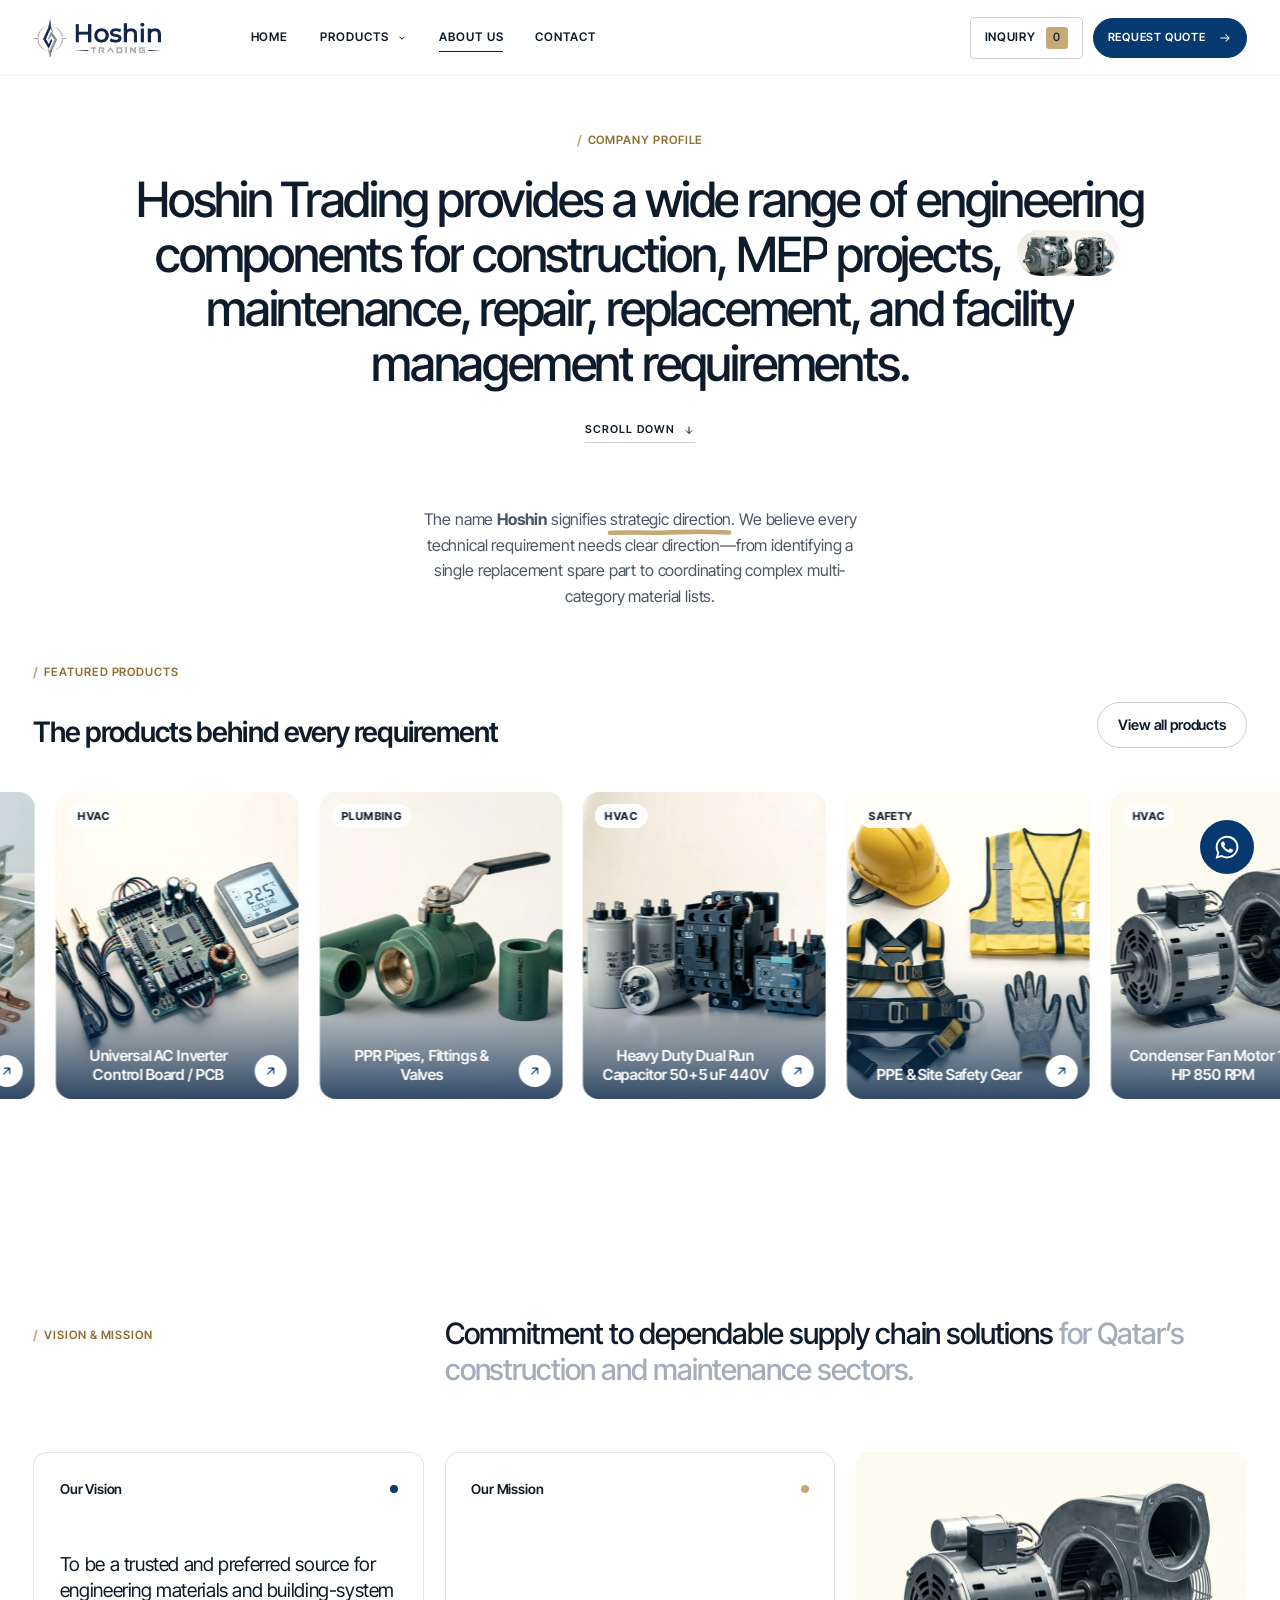
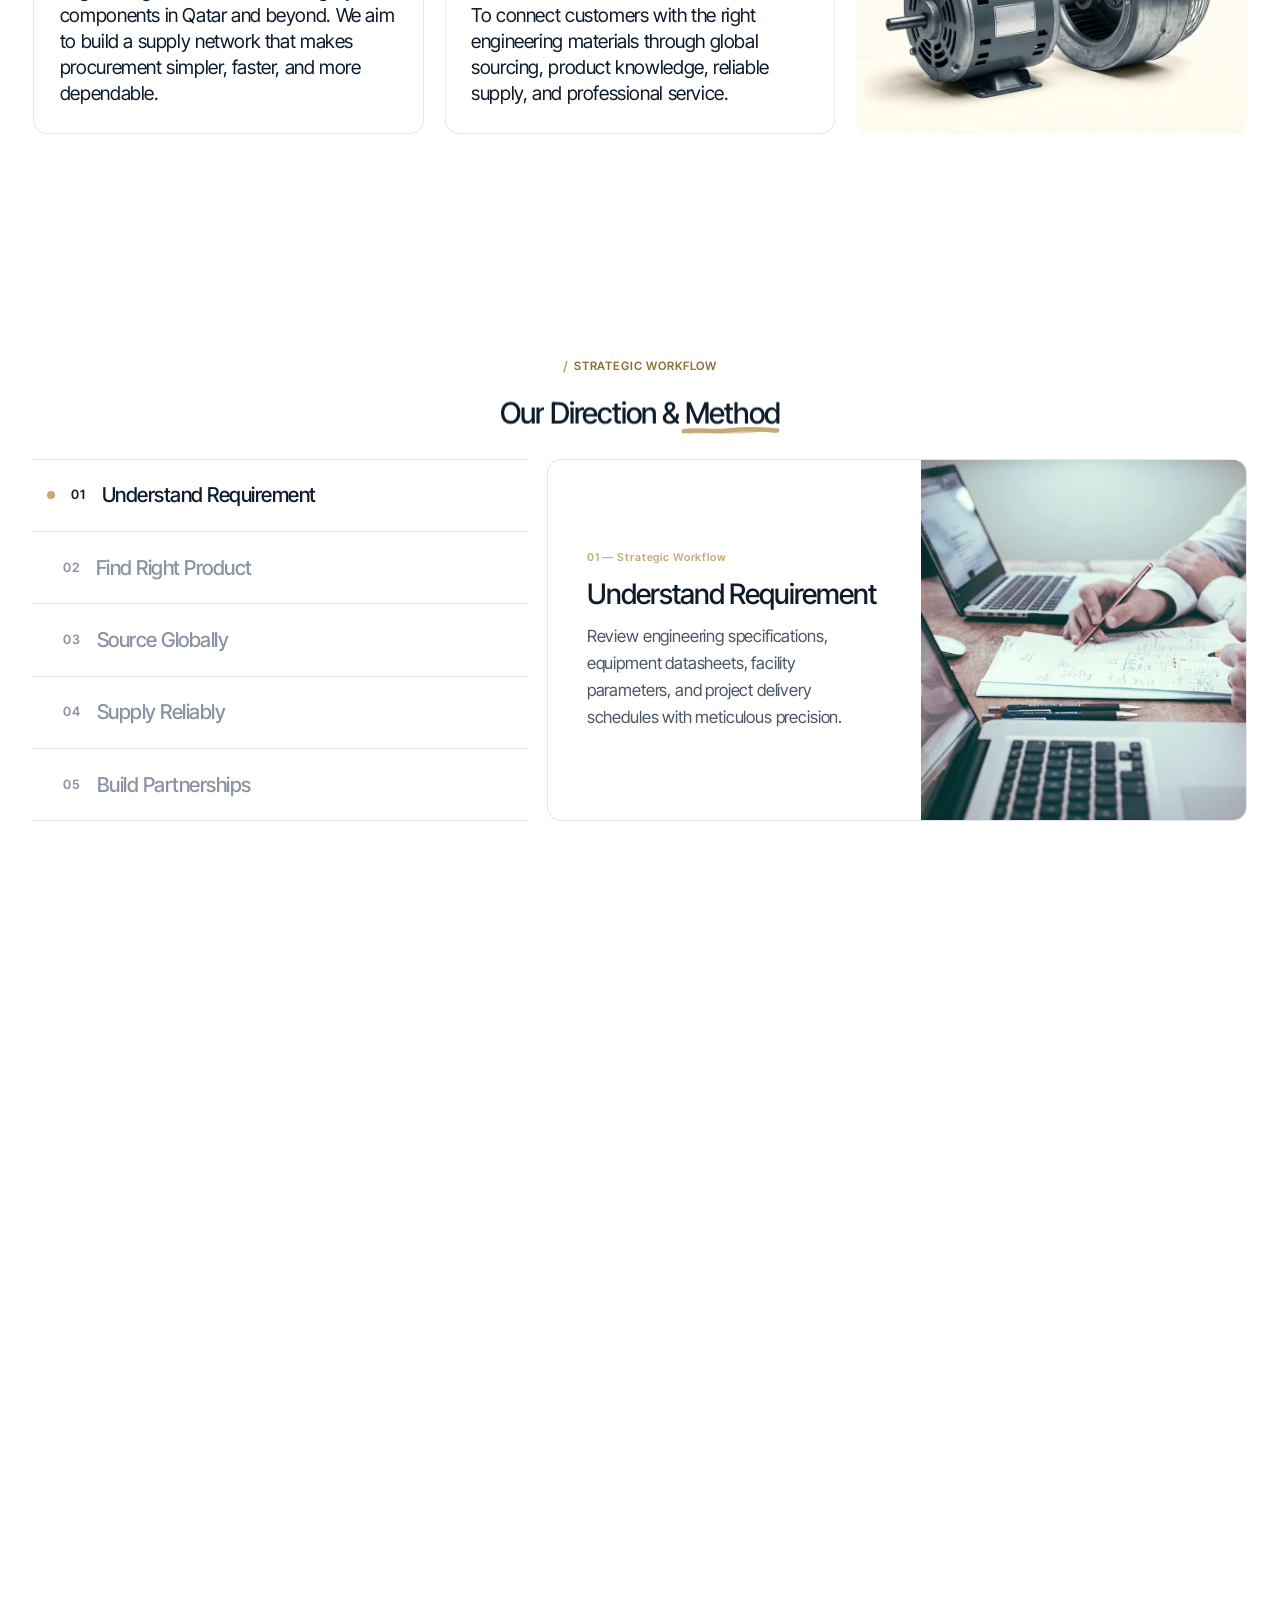
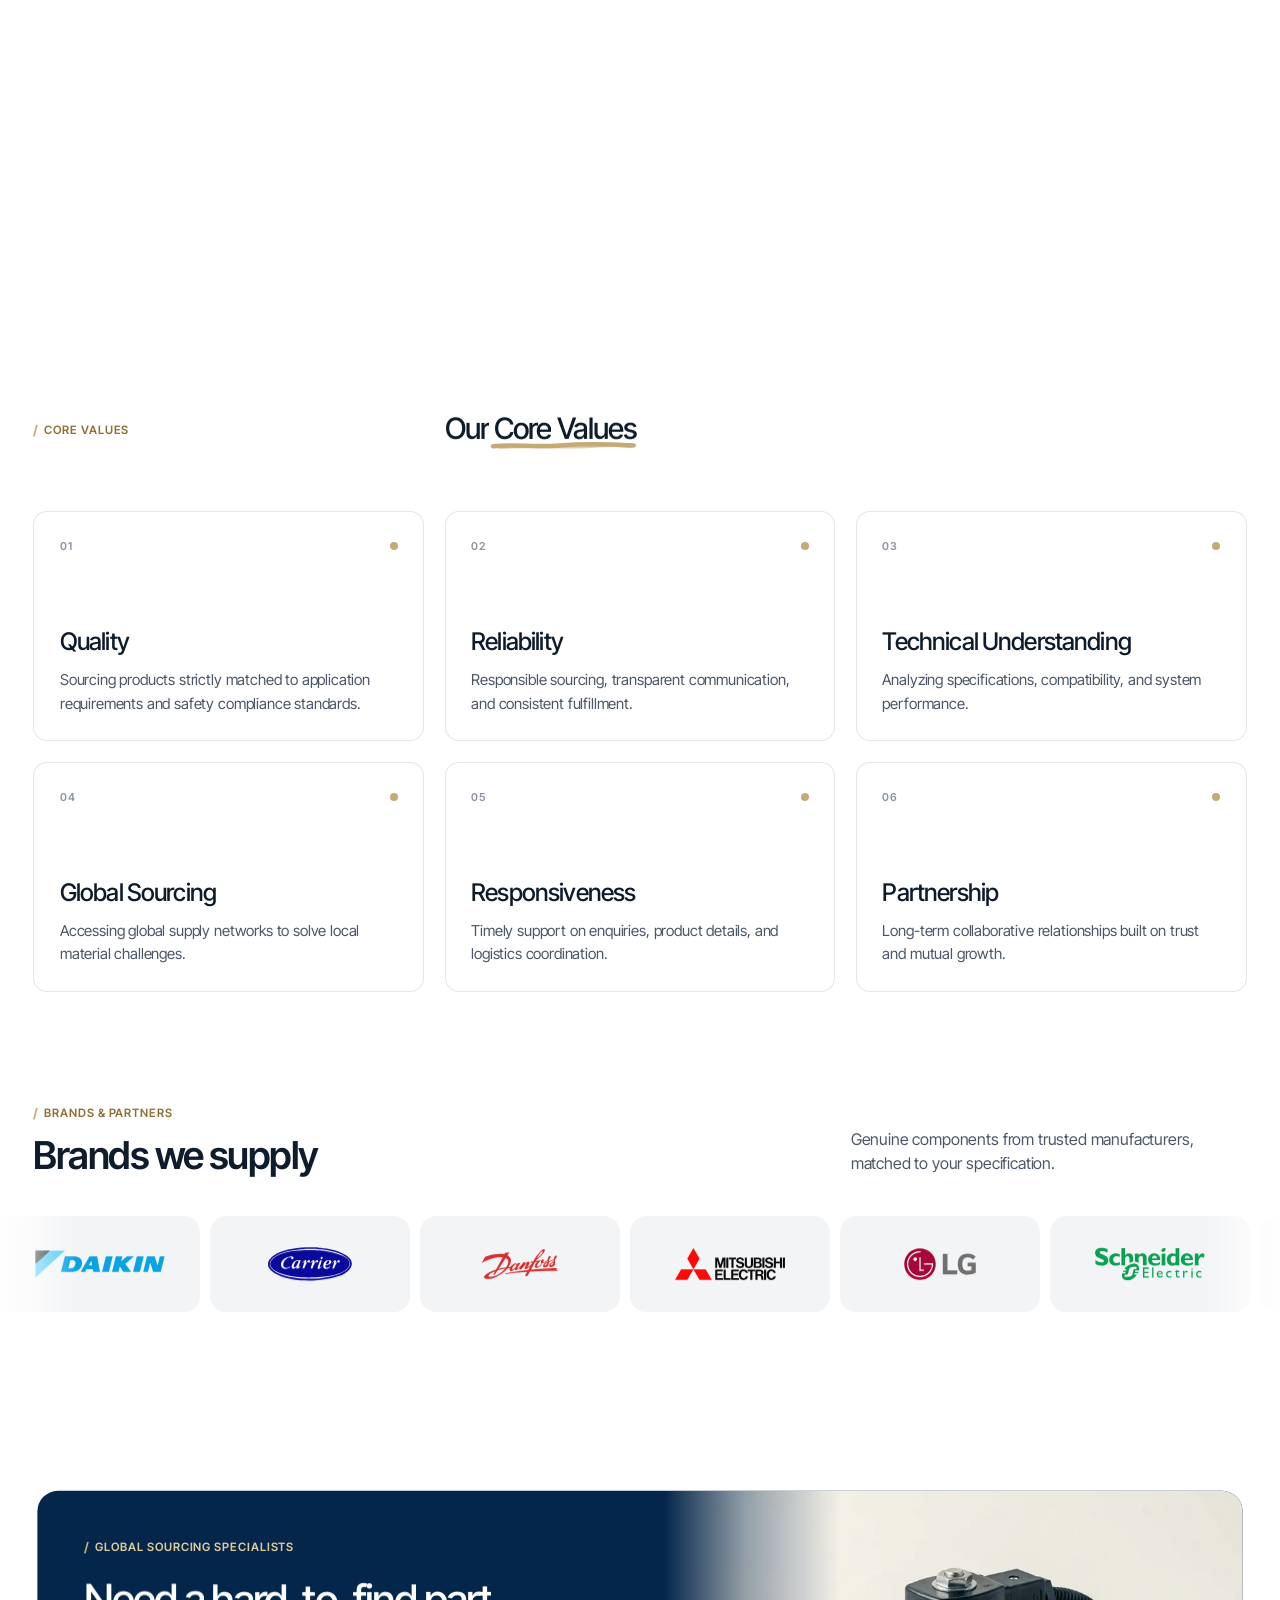
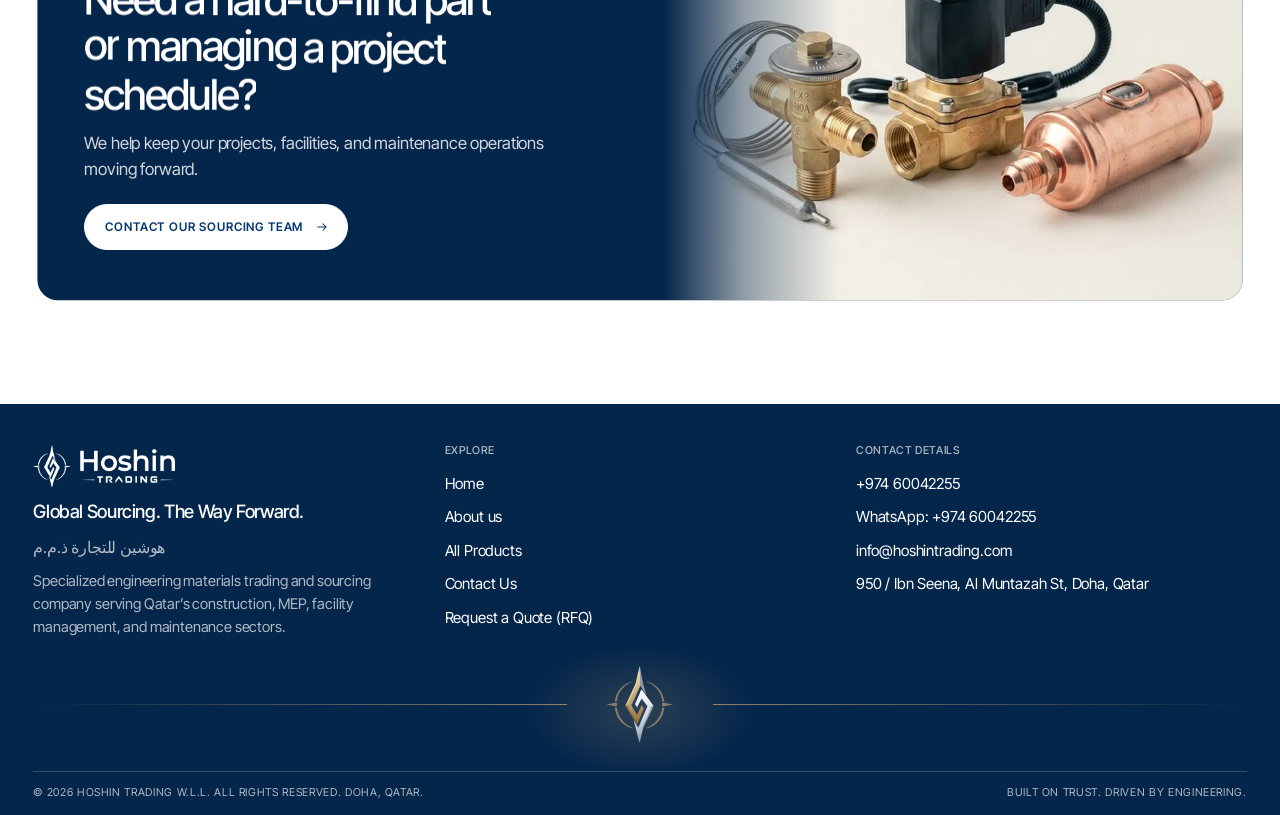
<file: about.html>
<!DOCTYPE html>
<html lang="en" class="no-js">
<head>
  <meta charset="UTF-8">
  <meta name="viewport" content="width=device-width, initial-scale=1.0">
  <title>About Us | Hoshin Trading - Qatar Engineering Procurement</title>
  <meta name="description" content="Hoshin Trading provides engineering components for construction, MEP projects, maintenance, repair, replacement, and facility management requirements in Qatar.">
  <meta name="robots" content="index, follow">
  <meta name="theme-color" content="#f3f4f6">
  <link rel="icon" type="image/png" href="assets/logo/logo-mark.png">
  <link rel="apple-touch-icon" href="assets/logo/logo.png">
  <link rel="preconnect" href="https://fonts.googleapis.com">
  <link rel="preconnect" href="https://fonts.gstatic.com" crossorigin>
  <link rel="stylesheet" href="https://fonts.googleapis.com/css2?family=Inter+Tight:wght@400;500;600;700&display=swap">
  <link rel="stylesheet" href="css/hoshin.css?v=1792747800">
  <link rel="stylesheet" href="css/hoshin-v4.css?v=1793015596">
  <link rel="stylesheet" href="css/hoshin-axion.css?v=77">
</head>
<body class="">
  <a href="#main-content" class="skip-link">Skip to main content</a>

  <header class="h-header" id="site-header">
    <div class="h-wrap h-header__inner">
      <a href="index.html" class="h-logo" aria-label="Hoshin Trading home">
        <img class="h-logo__dark" src="assets/logo/logo-horizontal.png" alt="Hoshin Trading W.L.L." width="900" height="267">
        <img class="h-logo__light" src="assets/logo/logo-horizontal-white.png" alt="" width="900" height="267" aria-hidden="true">
      </a>
      <nav class="h-nav" aria-label="Main navigation">
        <ul style="display:flex;gap:4px">
          <li class="h-nav__item"><a class="h-nav__link" href="index.html" data-page="index.html">Home</a></li>
          <li class="h-nav__item h-nav__item--mega">
            <a class="h-nav__link" href="products.html" aria-haspopup="true" aria-expanded="false" data-page="products.html category.html">Products <svg viewBox="0 0 24 24" fill="none" stroke="currentColor" stroke-width="2.4" aria-hidden="true"><path d="m6 9 6 6 6-6"/></svg></a>
      <div class="h-mega" role="region" aria-label="Products menu">
        <div class="h-mega__inner">
          <div>
            <ul class="h-mega__cats">
<li><a class="h-mega__cat" href="category.html?cat=hvac" data-cat="hvac" data-desc="AC units, compressors, motors, fan coils, PCBs, filters, thermostats, valves and controls."><span class="h-index">01</span><span>HVAC &amp; Air Conditioning</span><svg class="" viewBox="0 0 24 24" fill="none" stroke="currentColor" stroke-width="1.8" aria-hidden="true"><path d="M4 12h15M13 6l6 6-6 6"/></svg></a></li>
<li><a class="h-mega__cat" href="category.html?cat=refrigeration" data-cat="refrigeration" data-desc="Refrigerant gases, copper fittings, filter driers, sight glasses and refrigeration accessories."><span class="h-index">02</span><span>Refrigeration &amp; Refrigerant Products</span><svg class="" viewBox="0 0 24 24" fill="none" stroke="currentColor" stroke-width="1.8" aria-hidden="true"><path d="M4 12h15M13 6l6 6-6 6"/></svg></a></li>
<li><a class="h-mega__cat" href="category.html?cat=electrical" data-cat="electrical" data-desc="Cables, switchgear, MCBs/MCCBs, conduits, distribution boards, switches, sockets and LED lighting."><span class="h-index">03</span><span>Electrical Materials &amp; Lighting</span><svg class="" viewBox="0 0 24 24" fill="none" stroke="currentColor" stroke-width="1.8" aria-hidden="true"><path d="M4 12h15M13 6l6 6-6 6"/></svg></a></li>
<li><a class="h-mega__cat" href="category.html?cat=plumbing" data-cat="plumbing" data-desc="PPR/PVC/CPVC/GI pipes, fittings, valves, pumps, pressure vessels and accessories."><span class="h-index">04</span><span>Plumbing Materials &amp; Water Systems</span><svg class="" viewBox="0 0 24 24" fill="none" stroke="currentColor" stroke-width="1.8" aria-hidden="true"><path d="M4 12h15M13 6l6 6-6 6"/></svg></a></li>
<li><a class="h-mega__cat" href="category.html?cat=building" data-cat="building" data-desc="Steel, mesh, timber, waterproofing, sealants, fasteners, insulation and site consumables."><span class="h-index">05</span><span>Building Materials &amp; Civil Supplies</span><svg class="" viewBox="0 0 24 24" fill="none" stroke="currentColor" stroke-width="1.8" aria-hidden="true"><path d="M4 12h15M13 6l6 6-6 6"/></svg></a></li>
<li><a class="h-mega__cat" href="category.html?cat=safety" data-cat="safety" data-desc="PPE, high-visibility workwear, fall protection, respiratory and hearing protection, site safety signage."><span class="h-index">06</span><span>Safety Gears &amp; Equipment</span><svg class="" viewBox="0 0 24 24" fill="none" stroke="currentColor" stroke-width="1.8" aria-hidden="true"><path d="M4 12h15M13 6l6 6-6 6"/></svg></a></li>
            </ul>
          </div>
          <div class="h-mega__panels">
<div class="h-mega__panel" data-cat="hvac"><div class="h-mega__panel-head"><p class="h-mega__panel-title">HVAC &amp; Air Conditioning</p><a class="h-link h-small" href="category.html?cat=hvac">View all <svg viewBox="0 0 24 24" fill="none" stroke="currentColor" stroke-width="1.8" aria-hidden="true"><path d="M7 17 17 7M8 7h9v9"/></svg></a></div><ul class="h-mega__subs"><li><a class="h-mega__sub" href="category.html?cat=hvac&amp;sub=Compressors%20%28Rotary%2C%20Scroll%2C%20Reciprocating%29"><span>Compressors (Rotary, Scroll, Reciprocating)</span><svg viewBox="0 0 24 24" fill="none" stroke="currentColor" stroke-width="1.8" aria-hidden="true"><path d="M7 17 17 7M8 7h9v9"/></svg></a></li><li><a class="h-mega__sub" href="category.html?cat=hvac&amp;sub=Motors%20%26%20Fan%20Components"><span>Motors &amp; Fan Components</span><svg viewBox="0 0 24 24" fill="none" stroke="currentColor" stroke-width="1.8" aria-hidden="true"><path d="M7 17 17 7M8 7h9v9"/></svg></a></li><li><a class="h-mega__sub" href="category.html?cat=hvac&amp;sub=Electrical%20Components%20%28Capacitors%2C%20Contactors%2C%20Overload%20Relays%29"><span>Electrical Components (Capacitors, Contactors, Overload Relays)</span><svg viewBox="0 0 24 24" fill="none" stroke="currentColor" stroke-width="1.8" aria-hidden="true"><path d="M7 17 17 7M8 7h9v9"/></svg></a></li><li><a class="h-mega__sub" href="category.html?cat=hvac&amp;sub=Controls%20%26%20Electronics%20%28PCBs%2C%20Thermostats%2C%20Sensors%29"><span>Controls &amp; Electronics (PCBs, Thermostats, Sensors)</span><svg viewBox="0 0 24 24" fill="none" stroke="currentColor" stroke-width="1.8" aria-hidden="true"><path d="M7 17 17 7M8 7h9v9"/></svg></a></li><li><a class="h-mega__sub" href="category.html?cat=hvac&amp;sub=Valves%20%28Expansion%2C%20Solenoid%29"><span>Valves (Expansion, Solenoid)</span><svg viewBox="0 0 24 24" fill="none" stroke="currentColor" stroke-width="1.8" aria-hidden="true"><path d="M7 17 17 7M8 7h9v9"/></svg></a></li><li><a class="h-mega__sub" href="category.html?cat=hvac&amp;sub=Maintenance%20Consumables%20%28Belts%2C%20Bearings%2C%20Insulation%29"><span>Maintenance Consumables (Belts, Bearings, Insulation)</span><svg viewBox="0 0 24 24" fill="none" stroke="currentColor" stroke-width="1.8" aria-hidden="true"><path d="M7 17 17 7M8 7h9v9"/></svg></a></li></ul></div>
<div class="h-mega__panel" data-cat="refrigeration"><div class="h-mega__panel-head"><p class="h-mega__panel-title">Refrigeration &amp; Refrigerant Products</p><a class="h-link h-small" href="category.html?cat=refrigeration">View all <svg viewBox="0 0 24 24" fill="none" stroke="currentColor" stroke-width="1.8" aria-hidden="true"><path d="M7 17 17 7M8 7h9v9"/></svg></a></div><ul class="h-mega__subs"><li><a class="h-mega__sub" href="category.html?cat=refrigeration&amp;sub=Refrigerant%20Gases"><span>Refrigerant Gases</span><svg viewBox="0 0 24 24" fill="none" stroke="currentColor" stroke-width="1.8" aria-hidden="true"><path d="M7 17 17 7M8 7h9v9"/></svg></a></li><li><a class="h-mega__sub" href="category.html?cat=refrigeration&amp;sub=Copper%20Fittings"><span>Copper Fittings</span><svg viewBox="0 0 24 24" fill="none" stroke="currentColor" stroke-width="1.8" aria-hidden="true"><path d="M7 17 17 7M8 7h9v9"/></svg></a></li><li><a class="h-mega__sub" href="category.html?cat=refrigeration&amp;sub=Filter%20Driers%20%26%20Sight%20Glasses"><span>Filter Driers &amp; Sight Glasses</span><svg viewBox="0 0 24 24" fill="none" stroke="currentColor" stroke-width="1.8" aria-hidden="true"><path d="M7 17 17 7M8 7h9v9"/></svg></a></li><li><a class="h-mega__sub" href="category.html?cat=refrigeration&amp;sub=Refrigeration%20Controls"><span>Refrigeration Controls</span><svg viewBox="0 0 24 24" fill="none" stroke="currentColor" stroke-width="1.8" aria-hidden="true"><path d="M7 17 17 7M8 7h9v9"/></svg></a></li><li><a class="h-mega__sub" href="category.html?cat=refrigeration&amp;sub=Accessories"><span>Accessories</span><svg viewBox="0 0 24 24" fill="none" stroke="currentColor" stroke-width="1.8" aria-hidden="true"><path d="M7 17 17 7M8 7h9v9"/></svg></a></li></ul></div>
<div class="h-mega__panel" data-cat="electrical"><div class="h-mega__panel-head"><p class="h-mega__panel-title">Electrical Materials &amp; Lighting</p><a class="h-link h-small" href="category.html?cat=electrical">View all <svg viewBox="0 0 24 24" fill="none" stroke="currentColor" stroke-width="1.8" aria-hidden="true"><path d="M7 17 17 7M8 7h9v9"/></svg></a></div><ul class="h-mega__subs"><li><a class="h-mega__sub" href="category.html?cat=electrical&amp;sub=Cables%20%26%20Wiring"><span>Cables &amp; Wiring</span><svg viewBox="0 0 24 24" fill="none" stroke="currentColor" stroke-width="1.8" aria-hidden="true"><path d="M7 17 17 7M8 7h9v9"/></svg></a></li><li><a class="h-mega__sub" href="category.html?cat=electrical&amp;sub=Cable%20Management%20%28Trays%2C%20Ladders%2C%20Glands%2C%20Lugs%2C%20Conduits%29"><span>Cable Management (Trays, Ladders, Glands, Lugs, Conduits)</span><svg viewBox="0 0 24 24" fill="none" stroke="currentColor" stroke-width="1.8" aria-hidden="true"><path d="M7 17 17 7M8 7h9v9"/></svg></a></li><li><a class="h-mega__sub" href="category.html?cat=electrical&amp;sub=Protection%20%26%20Switchgear%20%28MCB%2C%20MCCB%2C%20Isolators%2C%20DB%20Boards%29"><span>Protection &amp; Switchgear (MCB, MCCB, Isolators, DB Boards)</span><svg viewBox="0 0 24 24" fill="none" stroke="currentColor" stroke-width="1.8" aria-hidden="true"><path d="M7 17 17 7M8 7h9v9"/></svg></a></li><li><a class="h-mega__sub" href="category.html?cat=electrical&amp;sub=Wiring%20Devices%20%26%20Enclosures%20%28Switches%2C%20Sockets%2C%20Junction%20Boxes%29"><span>Wiring Devices &amp; Enclosures (Switches, Sockets, Junction Boxes)</span><svg viewBox="0 0 24 24" fill="none" stroke="currentColor" stroke-width="1.8" aria-hidden="true"><path d="M7 17 17 7M8 7h9v9"/></svg></a></li><li><a class="h-mega__sub" href="category.html?cat=electrical&amp;sub=Commercial%20%26%20Industrial%20Lighting%20%28LED%20Panels%2C%20Downlights%2C%20Floodlights%29"><span>Commercial &amp; Industrial Lighting (LED Panels, Downlights, Floodlights)</span><svg viewBox="0 0 24 24" fill="none" stroke="currentColor" stroke-width="1.8" aria-hidden="true"><path d="M7 17 17 7M8 7h9v9"/></svg></a></li></ul></div>
<div class="h-mega__panel" data-cat="plumbing"><div class="h-mega__panel-head"><p class="h-mega__panel-title">Plumbing Materials &amp; Water Systems</p><a class="h-link h-small" href="category.html?cat=plumbing">View all <svg viewBox="0 0 24 24" fill="none" stroke="currentColor" stroke-width="1.8" aria-hidden="true"><path d="M7 17 17 7M8 7h9v9"/></svg></a></div><ul class="h-mega__subs"><li><a class="h-mega__sub" href="category.html?cat=plumbing&amp;sub=Piping%20Systems%20%28PPR%2C%20PVC%2C%20CPVC%2C%20GI%29"><span>Piping Systems (PPR, PVC, CPVC, GI)</span><svg viewBox="0 0 24 24" fill="none" stroke="currentColor" stroke-width="1.8" aria-hidden="true"><path d="M7 17 17 7M8 7h9v9"/></svg></a></li><li><a class="h-mega__sub" href="category.html?cat=plumbing&amp;sub=Pipe%20Fittings%20%28Elbows%2C%20Tees%2C%20Couplings%2C%20Reducers%2C%20Flanges%29"><span>Pipe Fittings (Elbows, Tees, Couplings, Reducers, Flanges)</span><svg viewBox="0 0 24 24" fill="none" stroke="currentColor" stroke-width="1.8" aria-hidden="true"><path d="M7 17 17 7M8 7h9v9"/></svg></a></li><li><a class="h-mega__sub" href="category.html?cat=plumbing&amp;sub=Valves%20%28Ball%2C%20Gate%2C%20Check%2C%20Butterfly%2C%20PRVs%2C%20Float%29"><span>Valves (Ball, Gate, Check, Butterfly, PRVs, Float)</span><svg viewBox="0 0 24 24" fill="none" stroke="currentColor" stroke-width="1.8" aria-hidden="true"><path d="M7 17 17 7M8 7h9v9"/></svg></a></li><li><a class="h-mega__sub" href="category.html?cat=plumbing&amp;sub=Pumps%20%26%20Pressure%20Control%20%28Booster%2C%20Transfer%2C%20Circulation%2C%20Pressure%20Vessels%29"><span>Pumps &amp; Pressure Control (Booster, Transfer, Circulation, Pressure Vessels)</span><svg viewBox="0 0 24 24" fill="none" stroke="currentColor" stroke-width="1.8" aria-hidden="true"><path d="M7 17 17 7M8 7h9v9"/></svg></a></li><li><a class="h-mega__sub" href="category.html?cat=plumbing&amp;sub=Plumbing%20Accessories"><span>Plumbing Accessories</span><svg viewBox="0 0 24 24" fill="none" stroke="currentColor" stroke-width="1.8" aria-hidden="true"><path d="M7 17 17 7M8 7h9v9"/></svg></a></li></ul></div>
<div class="h-mega__panel" data-cat="building"><div class="h-mega__panel-head"><p class="h-mega__panel-title">Building Materials &amp; Civil Supplies</p><a class="h-link h-small" href="category.html?cat=building">View all <svg viewBox="0 0 24 24" fill="none" stroke="currentColor" stroke-width="1.8" aria-hidden="true"><path d="M7 17 17 7M8 7h9v9"/></svg></a></div><ul class="h-mega__subs"><li><a class="h-mega__sub" href="category.html?cat=building&amp;sub=Structural%20%26%20Civil%20%28Steel%2C%20Mesh%2C%20Timber%2C%20Plywood%2C%20Formwork%29"><span>Structural &amp; Civil (Steel, Mesh, Timber, Plywood, Formwork)</span><svg viewBox="0 0 24 24" fill="none" stroke="currentColor" stroke-width="1.8" aria-hidden="true"><path d="M7 17 17 7M8 7h9v9"/></svg></a></li><li><a class="h-mega__sub" href="category.html?cat=building&amp;sub=Waterproofing%20%26%20Sealants"><span>Waterproofing &amp; Sealants</span><svg viewBox="0 0 24 24" fill="none" stroke="currentColor" stroke-width="1.8" aria-hidden="true"><path d="M7 17 17 7M8 7h9v9"/></svg></a></li><li><a class="h-mega__sub" href="category.html?cat=building&amp;sub=Fasteners%20%26%20Hardware"><span>Fasteners &amp; Hardware</span><svg viewBox="0 0 24 24" fill="none" stroke="currentColor" stroke-width="1.8" aria-hidden="true"><path d="M7 17 17 7M8 7h9v9"/></svg></a></li><li><a class="h-mega__sub" href="category.html?cat=building&amp;sub=Insulation%20%28Rockwool%2C%20Glasswool%2C%20XPS%29"><span>Insulation (Rockwool, Glasswool, XPS)</span><svg viewBox="0 0 24 24" fill="none" stroke="currentColor" stroke-width="1.8" aria-hidden="true"><path d="M7 17 17 7M8 7h9v9"/></svg></a></li><li><a class="h-mega__sub" href="category.html?cat=building&amp;sub=Site%20Consumables%20%28Abrasives%2C%20Cutting%20Discs%2C%20Tapes%2C%20Adhesives%29"><span>Site Consumables (Abrasives, Cutting Discs, Tapes, Adhesives)</span><svg viewBox="0 0 24 24" fill="none" stroke="currentColor" stroke-width="1.8" aria-hidden="true"><path d="M7 17 17 7M8 7h9v9"/></svg></a></li></ul></div>
<div class="h-mega__panel" data-cat="safety"><div class="h-mega__panel-head"><p class="h-mega__panel-title">Safety Gears &amp; Equipment</p><a class="h-link h-small" href="category.html?cat=safety">View all <svg viewBox="0 0 24 24" fill="none" stroke="currentColor" stroke-width="1.8" aria-hidden="true"><path d="M7 17 17 7M8 7h9v9"/></svg></a></div><ul class="h-mega__subs"><li><a class="h-mega__sub" href="category.html?cat=safety&amp;sub=Head%20%26%20Face%20Protection"><span>Head &amp; Face Protection</span><svg viewBox="0 0 24 24" fill="none" stroke="currentColor" stroke-width="1.8" aria-hidden="true"><path d="M7 17 17 7M8 7h9v9"/></svg></a></li><li><a class="h-mega__sub" href="category.html?cat=safety&amp;sub=Eye%20%26%20Hearing%20Protection"><span>Eye &amp; Hearing Protection</span><svg viewBox="0 0 24 24" fill="none" stroke="currentColor" stroke-width="1.8" aria-hidden="true"><path d="M7 17 17 7M8 7h9v9"/></svg></a></li><li><a class="h-mega__sub" href="category.html?cat=safety&amp;sub=Respiratory%20Protection"><span>Respiratory Protection</span><svg viewBox="0 0 24 24" fill="none" stroke="currentColor" stroke-width="1.8" aria-hidden="true"><path d="M7 17 17 7M8 7h9v9"/></svg></a></li><li><a class="h-mega__sub" href="category.html?cat=safety&amp;sub=Body%20Protection%20%26%20Workwear"><span>Body Protection &amp; Workwear</span><svg viewBox="0 0 24 24" fill="none" stroke="currentColor" stroke-width="1.8" aria-hidden="true"><path d="M7 17 17 7M8 7h9v9"/></svg></a></li><li><a class="h-mega__sub" href="category.html?cat=safety&amp;sub=Hand%20%26%20Foot%20Protection"><span>Hand &amp; Foot Protection</span><svg viewBox="0 0 24 24" fill="none" stroke="currentColor" stroke-width="1.8" aria-hidden="true"><path d="M7 17 17 7M8 7h9v9"/></svg></a></li><li><a class="h-mega__sub" href="category.html?cat=safety&amp;sub=Fall%20Protection%20%26%20Site%20Security"><span>Fall Protection &amp; Site Security</span><svg viewBox="0 0 24 24" fill="none" stroke="currentColor" stroke-width="1.8" aria-hidden="true"><path d="M7 17 17 7M8 7h9v9"/></svg></a></li></ul></div>
          </div>
          <div class="h-mega__foot">
            <span></span>
            <a class="h-link" href="products.html">All Products <svg viewBox="0 0 24 24" fill="none" stroke="currentColor" stroke-width="1.8" aria-hidden="true"><path d="M7 17 17 7M8 7h9v9"/></svg></a>
          </div>
        </div>
      </div>
          </li>
          <li class="h-nav__item"><a class="h-nav__link" href="about.html" data-page="about.html">About us</a></li>
          <li class="h-nav__item"><a class="h-nav__link" href="contact.html" data-page="contact.html">Contact</a></li>
        </ul>
      </nav>
      <div class="h-header__actions">
        <a href="rfq.html" class="h-inquiry" aria-label="View inquiry list">
          <span class="h-inquiry__label">Inquiry</span>
          <span class="h-inquiry__count js-inquiry-count">0</span>
        </a>
        <a href="rfq.html" class="h-btn h-btn--sm"><span class="h-btn__txt"><span>Request Quote</span><span aria-hidden="true">Request Quote</span></span><svg class="h-btn__arrow" viewBox="0 0 24 24" fill="none" stroke="currentColor" stroke-width="1.8" aria-hidden="true"><path d="M4 12h15M13 6l6 6-6 6"/></svg></a>
        <button class="h-burger" type="button" aria-label="Menu" aria-expanded="false" aria-controls="mobile-menu"><span></span><span></span></button>
      </div>
    </div>
  </header>
  <div class="h-scrim" aria-hidden="true"></div>
  <div class="h-mobile" id="mobile-menu" aria-label="Mobile navigation">
    <ul class="h-mobile__list">
      <li><a class="h-mobile__link" href="index.html">Home</a></li>
      <li>
        <button class="h-mobile__toggle" type="button" aria-expanded="false" aria-controls="m-products">Products <svg viewBox="0 0 24 24" fill="none" stroke="currentColor" stroke-width="1.6" aria-hidden="true"><path d="M12 5v14M5 12h14"/></svg></button>
        <div class="h-mobile__sub" id="m-products">
          <div class="h-mobile__cat"><a href="products.html"><span>All Products</span><span class="h-index">ALL</span></a></div>
          <div class="h-mobile__cat"><a href="category.html?cat=hvac"><span>HVAC &amp; Air Conditioning</span><span class="h-index">01</span></a></div>
          <div class="h-mobile__cat"><a href="category.html?cat=refrigeration"><span>Refrigeration &amp; Refrigerant Products</span><span class="h-index">02</span></a></div>
          <div class="h-mobile__cat"><a href="category.html?cat=electrical"><span>Electrical Materials &amp; Lighting</span><span class="h-index">03</span></a></div>
          <div class="h-mobile__cat"><a href="category.html?cat=plumbing"><span>Plumbing Materials &amp; Water Systems</span><span class="h-index">04</span></a></div>
          <div class="h-mobile__cat"><a href="category.html?cat=building"><span>Building Materials &amp; Civil Supplies</span><span class="h-index">05</span></a></div>
          <div class="h-mobile__cat"><a href="category.html?cat=safety"><span>Safety Gears &amp; Equipment</span><span class="h-index">06</span></a></div>
        </div>
      </li>
      <li><a class="h-mobile__link" href="about.html">About us</a></li>
      <li><a class="h-mobile__link" href="contact.html">Contact</a></li>
    </ul>
    <div class="h-mobile__actions">
      <a href="rfq.html" class="h-btn h-btn--block"><span class="h-btn__txt"><span>Request Quote</span><span aria-hidden="true">Request Quote</span></span><svg class="h-btn__arrow" viewBox="0 0 24 24" fill="none" stroke="currentColor" stroke-width="1.8" aria-hidden="true"><path d="M4 12h15M13 6l6 6-6 6"/></svg></a>
      <a href="rfq.html" class="h-btn h-btn--ghost h-btn--block"><span class="h-btn__txt"><span>Inquiry List (<span class="js-inquiry-count">0</span>)</span></span></a>
    </div>
    <div class="h-mobile__meta">
      <a href="tel:+97460042255">+974 60042255</a>
      <a href="mailto:info@hoshintrading.com">info@hoshintrading.com</a>
      <span>950 / Ibn Seena, Al Muntazah St, Doha, Qatar</span>
    </div>
  </div>

  <main id="main-content">

    <section class="v-ahero">
      <div class="h-wrap">
        <p class="h-label">Company Profile</p>
        <h1 class="v-ahero__title" data-split data-split-now>Hoshin Trading provides a wide range of engineering components for construction, MEP projects, <span class="v-pill-img"><img src="assets/images/products-v3/compressors.webp" alt="" width="1024" height="681"></span> maintenance, repair, replacement, and facility management requirements.</h1>
        <a href="#vision" class="v-ahero__cue">Scroll Down <svg viewBox="0 0 24 24" fill="none" stroke="currentColor" stroke-width="2" aria-hidden="true"><path d="M12 5v14M6 13l6 6 6-6"/></svg></a>
        <p class="v-ahero__sub" data-reveal>The name <strong>Hoshin</strong> signifies <span class="h-ul">strategic direction</span>. We believe every technical requirement needs clear direction&mdash;from identifying a single replacement spare part to coordinating complex multi-category material lists.</p>
      </div>
      <div class="v-gallery" aria-label="Featured products"><div class="ax-gallery-head"><div style="display:grid;gap:12px"><p class="h-label">Featured products</p><h2>The products behind every requirement</h2></div><a class="ax-btn ax-btn--line" href="products.html">View all products</a></div><div class="v-gallery__track" data-ax-shuffle><a class="v-gallery__item ax-gitem" href="category.html?cat=hvac&amp;sub=Compressors%20%28Rotary%2C%20Scroll%2C%20Reciprocating%29"><img src="assets/images/products-v3/compressors.webp" alt="" loading="lazy" width="600" height="600"><span class="ax-gitem__cat">HVAC</span><span class="ax-gitem__name">Scroll Compressor 3 TR R410A</span><span class="ax-gitem__go"><svg viewBox="0 0 24 24" fill="none" stroke="currentColor" stroke-width="2" stroke-linecap="round" stroke-linejoin="round" aria-hidden="true"><path d="M7 17 17 7M8 7h9v9"/></svg></span></a><a class="v-gallery__item ax-gitem" href="category.html?cat=hvac&amp;sub=Motors%20%26%20Fan%20Components"><img src="assets/images/products-v3/motors-fan-components.webp" alt="" loading="lazy" width="600" height="600"><span class="ax-gitem__cat">HVAC</span><span class="ax-gitem__name">Condenser Fan Motor 1/3 HP 850 RPM</span><span class="ax-gitem__go"><svg viewBox="0 0 24 24" fill="none" stroke="currentColor" stroke-width="2" stroke-linecap="round" stroke-linejoin="round" aria-hidden="true"><path d="M7 17 17 7M8 7h9v9"/></svg></span></a><a class="v-gallery__item ax-gitem" href="category.html?cat=hvac&amp;sub=Controls%20%26%20Electronics%20%28PCBs%2C%20Thermostats%2C%20Sensors%29"><img src="assets/images/products-v3/controls-electronics.webp" alt="" loading="lazy" width="600" height="600"><span class="ax-gitem__cat">HVAC</span><span class="ax-gitem__name">Universal AC Inverter Control Board / PCB</span><span class="ax-gitem__go"><svg viewBox="0 0 24 24" fill="none" stroke="currentColor" stroke-width="2" stroke-linecap="round" stroke-linejoin="round" aria-hidden="true"><path d="M7 17 17 7M8 7h9v9"/></svg></span></a><a class="v-gallery__item ax-gitem" href="category.html?cat=hvac&amp;sub=Valves%20%28Expansion%2C%20Solenoid%29"><img src="assets/images/products-v3/valves-refrigeration.webp" alt="" loading="lazy" width="600" height="600"><span class="ax-gitem__cat">HVAC</span><span class="ax-gitem__name">Thermostatic Expansion Valve (TXV) R410A</span><span class="ax-gitem__go"><svg viewBox="0 0 24 24" fill="none" stroke="currentColor" stroke-width="2" stroke-linecap="round" stroke-linejoin="round" aria-hidden="true"><path d="M7 17 17 7M8 7h9v9"/></svg></span></a><a class="v-gallery__item ax-gitem" href="category.html?cat=hvac&amp;sub=Electrical%20Components%20%28Capacitors%2C%20Contactors%2C%20Overload%20Relays%29"><img src="assets/images/products-v3/hvac-electrical-components.webp" alt="" loading="lazy" width="600" height="600"><span class="ax-gitem__cat">HVAC</span><span class="ax-gitem__name">Heavy Duty Dual Run Capacitor 50+5 uF 440V</span><span class="ax-gitem__go"><svg viewBox="0 0 24 24" fill="none" stroke="currentColor" stroke-width="2" stroke-linecap="round" stroke-linejoin="round" aria-hidden="true"><path d="M7 17 17 7M8 7h9v9"/></svg></span></a><a class="v-gallery__item ax-gitem" href="category.html?cat=refrigeration&amp;sub=Copper%20Fittings"><img src="assets/images/products-v3/p-copper-elbow.webp" alt="" loading="lazy" width="600" height="600"><span class="ax-gitem__cat">Refrigeration</span><span class="ax-gitem__name">Copper Elbow 90° Long Radius 7/8 inch</span><span class="ax-gitem__go"><svg viewBox="0 0 24 24" fill="none" stroke="currentColor" stroke-width="2" stroke-linecap="round" stroke-linejoin="round" aria-hidden="true"><path d="M7 17 17 7M8 7h9v9"/></svg></span></a><a class="v-gallery__item ax-gitem" href="category.html?cat=electrical&amp;sub=Cables%20%26%20Wiring"><img src="assets/images/products-v3/cables-wiring.webp" alt="" loading="lazy" width="600" height="600"><span class="ax-gitem__cat">Electrical</span><span class="ax-gitem__name">XLPE Insulated Armoured Power Cable 4C x 16 sq mm</span><span class="ax-gitem__go"><svg viewBox="0 0 24 24" fill="none" stroke="currentColor" stroke-width="2" stroke-linecap="round" stroke-linejoin="round" aria-hidden="true"><path d="M7 17 17 7M8 7h9v9"/></svg></span></a><a class="v-gallery__item ax-gitem" href="category.html?cat=electrical&amp;sub=Cable%20Management%20%28Trays%2C%20Ladders%2C%20Glands%2C%20Lugs%2C%20Conduits%29"><img src="assets/images/products-v3/cable-management.webp" alt="" loading="lazy" width="600" height="600"><span class="ax-gitem__cat">Electrical</span><span class="ax-gitem__name">Perforated Heavy Duty Cable Tray 150mm x 50mm x 3M</span><span class="ax-gitem__go"><svg viewBox="0 0 24 24" fill="none" stroke="currentColor" stroke-width="2" stroke-linecap="round" stroke-linejoin="round" aria-hidden="true"><path d="M7 17 17 7M8 7h9v9"/></svg></span></a><a class="v-gallery__item ax-gitem" href="category.html?cat=electrical&amp;sub=Commercial%20%26%20Industrial%20Lighting%20%28LED%20Panels%2C%20Downlights%2C%20Floodlights%29"><img src="assets/images/products-v3/commercial-industrial-lighting.webp" alt="" loading="lazy" width="600" height="600"><span class="ax-gitem__cat">Electrical</span><span class="ax-gitem__name">Recessed LED Panel Light 600x600mm 40W 4000K</span><span class="ax-gitem__go"><svg viewBox="0 0 24 24" fill="none" stroke="currentColor" stroke-width="2" stroke-linecap="round" stroke-linejoin="round" aria-hidden="true"><path d="M7 17 17 7M8 7h9v9"/></svg></span></a><a class="v-gallery__item ax-gitem" href="category.html?cat=plumbing&amp;sub=Pipe%20Fittings%20%28Elbows%2C%20Tees%2C%20Couplings%2C%20Reducers%2C%20Flanges%29"><img src="assets/images/products-v3/pipe-fittings.webp" alt="" loading="lazy" width="600" height="600"><span class="ax-gitem__cat">Plumbing</span><span class="ax-gitem__name">PPR Equal Tee Fitting 32mm PN25</span><span class="ax-gitem__go"><svg viewBox="0 0 24 24" fill="none" stroke="currentColor" stroke-width="2" stroke-linecap="round" stroke-linejoin="round" aria-hidden="true"><path d="M7 17 17 7M8 7h9v9"/></svg></span></a><a class="v-gallery__item ax-gitem" href="category.html?cat=building&amp;sub=Waterproofing%20%26%20Sealants"><img src="assets/images/products-v3/waterproofing-sealants.webp" alt="" loading="lazy" width="600" height="600"><span class="ax-gitem__cat">Building</span><span class="ax-gitem__name">SBS Modified Bituminous Waterproofing Membrane 4mm</span><span class="ax-gitem__go"><svg viewBox="0 0 24 24" fill="none" stroke="currentColor" stroke-width="2" stroke-linecap="round" stroke-linejoin="round" aria-hidden="true"><path d="M7 17 17 7M8 7h9v9"/></svg></span></a><a class="v-gallery__item ax-gitem" href="category.html?cat=plumbing"><img src="assets/images/categories/plumbing-category.webp" alt="" loading="lazy" width="600" height="600"><span class="ax-gitem__cat">Plumbing</span><span class="ax-gitem__name">PPR Pipes, Fittings &amp; Valves</span><span class="ax-gitem__go"><svg viewBox="0 0 24 24" fill="none" stroke="currentColor" stroke-width="2" stroke-linecap="round" stroke-linejoin="round" aria-hidden="true"><path d="M7 17 17 7M8 7h9v9"/></svg></span></a><a class="v-gallery__item ax-gitem" href="category.html?cat=safety"><img src="assets/images/categories/safety-category.webp" alt="" loading="lazy" width="600" height="600"><span class="ax-gitem__cat">Safety</span><span class="ax-gitem__name">PPE &amp; Site Safety Gear</span><span class="ax-gitem__go"><svg viewBox="0 0 24 24" fill="none" stroke="currentColor" stroke-width="2" stroke-linecap="round" stroke-linejoin="round" aria-hidden="true"><path d="M7 17 17 7M8 7h9v9"/></svg></span></a></div></div>
    </section>

    <section class="h-section h-section--tight-top" id="vision">
      <div class="h-wrap">
        <div class="v-intro">
          <div class="v-intro__pill"><p class="h-label">Vision &amp; Mission</p></div>
          <p class="v-intro__text" data-reveal>Commitment to dependable supply chain solutions <span class="v-muted">for Qatar&rsquo;s construction and maintenance sectors.</span></p>
        </div>
        <div class="v-cards">
          <article class="v-card" data-reveal>
            <div class="v-card__head">Our Vision <i></i></div>
            <p class="v-card__big">To be a trusted and preferred source for engineering materials and building-system components in Qatar and beyond. We aim to build a supply network that makes procurement simpler, faster, and more dependable.</p>
          </article>
          <article class="v-card" data-reveal data-delay="0.08">
            <div class="v-card__head">Our Mission <i></i></div>
            <p class="v-card__big">To connect customers with the right engineering materials through global sourcing, product knowledge, reliable supply, and professional service.</p>
          </article>
          <div class="v-card v-card--img" data-reveal data-delay="0.16"><div class="h-media"><img src="assets/images/products-v3/motors-fan-components.webp" alt="HVAC fan motor and blower wheel" loading="lazy" width="1024" height="679" style="width:100%;height:100%;object-fit:cover"></div></div>
        </div>
      </div>
    </section>

    <section class="h-section h-section--tight-top" id="methodology" data-tabs-pin>
      <div class="h-wrap">
        <div class="v-intro v-intro--center">
          <div class="v-intro__pill"><p class="h-label">Strategic Workflow</p></div>
          <h2 class="v-intro__text h-h2" data-split>Our Direction &amp; <span class="h-ul">Method</span></h2>
        </div>
        <div class="v-tabs" data-tabs>
          <div class="v-tabs__list" role="tablist"><button type="button" class="v-tabs__btn is-active" data-tab="0" role="tab" aria-selected="true"><span class="h-index">01</span>Understand Requirement</button><button type="button" class="v-tabs__btn" data-tab="1" role="tab" aria-selected="false"><span class="h-index">02</span>Find Right Product</button><button type="button" class="v-tabs__btn" data-tab="2" role="tab" aria-selected="false"><span class="h-index">03</span>Source Globally</button><button type="button" class="v-tabs__btn" data-tab="3" role="tab" aria-selected="false"><span class="h-index">04</span>Supply Reliably</button><button type="button" class="v-tabs__btn" data-tab="4" role="tab" aria-selected="false"><span class="h-index">05</span>Build Partnerships</button></div>
          <div class="v-tabs__stage">
            <div class="v-tab is-active" data-tab="0" role="tabpanel">
              <div class="v-tab__body"><span class="h-index">01 &mdash; Strategic Workflow</span><h3>Understand Requirement</h3><p>Review engineering specifications, equipment datasheets, facility parameters, and project delivery schedules with meticulous precision.</p></div>
              <div class="v-tab__media"><img src="assets/images/v3/plans-hands.jpg" alt="Engineers reviewing drawings and specifications" loading="lazy" width="1024" height="683"></div>
            </div><div class="v-tab" data-tab="1" role="tabpanel">
              <div class="v-tab__body"><span class="h-index">02 &mdash; Strategic Workflow</span><h3>Find Right Product</h3><p>Identify compliant OEM materials or certified technical equivalents that strictly fulfill Qatar project standards and application tolerances.</p></div>
              <div class="v-tab__media"><img src="assets/images/v3/wh-cable-drums.jpg" alt="Organised stock racks to locate the right product" loading="lazy" width="1024" height="683"></div>
            </div><div class="v-tab" data-tab="2" role="tabpanel">
              <div class="v-tab__body"><span class="h-index">03 &mdash; Strategic Workflow</span><h3>Source Globally</h3><p>Tap into audited global manufacturing partners and regional stock channels to overcome supply chain shortages and lead-time constraints.</p></div>
              <div class="v-tab__media"><img src="assets/images/v3/port-terminal.jpg" alt="International container terminal for global sourcing" loading="lazy" width="1024" height="683"></div>
            </div><div class="v-tab" data-tab="3" role="tabpanel">
              <div class="v-tab__body"><span class="h-index">04 &mdash; Strategic Workflow</span><h3>Supply Reliably</h3><p>Coordinate quality assurance inspections, customs clearance, and direct expedited delivery straight to your site or facility.</p></div>
              <div class="v-tab__media"><img src="assets/images/v3/wh-boxes.jpg" alt="Packed stock ready for reliable supply" loading="lazy" width="1024" height="683"></div>
            </div><div class="v-tab" data-tab="4" role="tabpanel">
              <div class="v-tab__body"><span class="h-index">05 &mdash; Strategic Workflow</span><h3>Build Partnerships</h3><p>Foster enduring commercial partnerships founded on technical trust, proactive follow-through, and dedicated post-supply support.</p></div>
              <div class="v-tab__media"><img src="assets/images/v3/eng-surveyors.jpg" alt="Team working together on site" loading="lazy" width="1024" height="683"></div>
            </div>
          </div>
        </div>
      </div>
    </section>

    <section class="h-section h-section--tight-top">
      <div class="h-wrap">
        <div class="v-intro">
          <div class="v-intro__pill"><p class="h-label">Core Values</p></div>
          <h2 class="v-intro__text h-h2" data-split>Our <span class="h-ul">Core Values</span></h2>
        </div>
        <div class="v-values">
          <article class="v-value" data-reveal data-delay="0.00">
            <div class="v-value__head"><span class="h-index">01</span><i></i></div>
            <h3>Quality</h3>
            <p>Sourcing products strictly matched to application requirements and safety compliance standards.</p>
          </article>
          <article class="v-value" data-reveal data-delay="0.08">
            <div class="v-value__head"><span class="h-index">02</span><i></i></div>
            <h3>Reliability</h3>
            <p>Responsible sourcing, transparent communication, and consistent fulfillment.</p>
          </article>
          <article class="v-value" data-reveal data-delay="0.16">
            <div class="v-value__head"><span class="h-index">03</span><i></i></div>
            <h3>Technical Understanding</h3>
            <p>Analyzing specifications, compatibility, and system performance.</p>
          </article>
          <article class="v-value" data-reveal data-delay="0.00">
            <div class="v-value__head"><span class="h-index">04</span><i></i></div>
            <h3>Global Sourcing</h3>
            <p>Accessing global supply networks to solve local material challenges.</p>
          </article>
          <article class="v-value" data-reveal data-delay="0.08">
            <div class="v-value__head"><span class="h-index">05</span><i></i></div>
            <h3>Responsiveness</h3>
            <p>Timely support on enquiries, product details, and logistics coordination.</p>
          </article>
          <article class="v-value" data-reveal data-delay="0.16">
            <div class="v-value__head"><span class="h-index">06</span><i></i></div>
            <h3>Partnership</h3>
            <p>Long-term collaborative relationships built on trust and mutual growth.</p>
          </article>
        </div>
      </div>
    </section>


    <!-- BRANDS (client will send logo files) -->
    <section class="h-section ax-brands" aria-labelledby="brands-title">
      <div class="h-wrap">
        <div class="ax-head">
          <div class="ax-head__main"><p class="h-label">Brands &amp; Partners</p><h2 id="brands-title">Brands we supply</h2></div>
          <p>Genuine components from trusted manufacturers, matched to your specification.</p>
        </div>
      </div>
      <div class="ax-marquee"><div class="ax-marquee__track"><div class="ax-brand"><img src="assets/brands/real/daikin.svg" alt="Daikin" height="36" loading="lazy"></div><div class="ax-brand"><img src="assets/brands/real/carrier.svg" alt="Carrier" height="36" loading="lazy"></div><div class="ax-brand"><img src="assets/brands/real/danfoss.svg" alt="Danfoss" height="36" loading="lazy"></div><div class="ax-brand"><img src="assets/brands/real/mitsubishi-electric.svg" alt="Mitsubishi Electric" height="36" loading="lazy"></div><div class="ax-brand"><img src="assets/brands/real/lg.svg" alt="LG" height="36" loading="lazy"></div><div class="ax-brand"><img src="assets/brands/real/schneider-electric.svg" alt="Schneider Electric" height="36" loading="lazy"></div><div class="ax-brand"><img src="assets/brands/real/abb.svg" alt="ABB" height="36" loading="lazy"></div><div class="ax-brand"><img src="assets/brands/real/siemens.svg" alt="Siemens" height="36" loading="lazy"></div><div class="ax-brand"><img src="assets/brands/real/legrand.svg" alt="Legrand" height="36" loading="lazy"></div><div class="ax-brand"><img src="assets/brands/real/eaton.svg" alt="Eaton" height="36" loading="lazy"></div><div class="ax-brand"><img src="assets/brands/real/honeywell.svg" alt="Honeywell" height="36" loading="lazy"></div><div class="ax-brand"><img src="assets/brands/real/3m.svg" alt="3M" height="36" loading="lazy"></div><div class="ax-brand"><img src="assets/brands/real/bosch.svg" alt="Bosch" height="36" loading="lazy"></div><div style="display:contents" aria-hidden="true"><div class="ax-brand"><img src="assets/brands/real/daikin.svg" alt="Daikin" height="36" loading="lazy"></div><div class="ax-brand"><img src="assets/brands/real/carrier.svg" alt="Carrier" height="36" loading="lazy"></div><div class="ax-brand"><img src="assets/brands/real/danfoss.svg" alt="Danfoss" height="36" loading="lazy"></div><div class="ax-brand"><img src="assets/brands/real/mitsubishi-electric.svg" alt="Mitsubishi Electric" height="36" loading="lazy"></div><div class="ax-brand"><img src="assets/brands/real/lg.svg" alt="LG" height="36" loading="lazy"></div><div class="ax-brand"><img src="assets/brands/real/schneider-electric.svg" alt="Schneider Electric" height="36" loading="lazy"></div><div class="ax-brand"><img src="assets/brands/real/abb.svg" alt="ABB" height="36" loading="lazy"></div><div class="ax-brand"><img src="assets/brands/real/siemens.svg" alt="Siemens" height="36" loading="lazy"></div><div class="ax-brand"><img src="assets/brands/real/legrand.svg" alt="Legrand" height="36" loading="lazy"></div><div class="ax-brand"><img src="assets/brands/real/eaton.svg" alt="Eaton" height="36" loading="lazy"></div><div class="ax-brand"><img src="assets/brands/real/honeywell.svg" alt="Honeywell" height="36" loading="lazy"></div><div class="ax-brand"><img src="assets/brands/real/3m.svg" alt="3M" height="36" loading="lazy"></div><div class="ax-brand"><img src="assets/brands/real/bosch.svg" alt="Bosch" height="36" loading="lazy"></div></div></div></div>
    </section>

    <section class="v-cta-wrap">
      <div class="h-wrap">
        <div class="v-cta">
          <div class="v-cta__bg"><img src="assets/images/products-v3/valves-refrigeration.webp" alt="" loading="lazy" width="900" height="900"></div>
          <div class="v-cta__body">
            <p class="h-label h-label--light">Global Sourcing Specialists</p>
            <h2 class="v-cta__title" data-split>Need a <span class="h-ul">hard-to-find part</span> or managing a project schedule?</h2>
            <p class="v-cta__copy" data-reveal>We help keep your projects, facilities, and maintenance operations moving forward.</p>
            <div data-reveal><a href="contact.html" class="h-btn h-btn--gold"><span class="h-btn__txt"><span>Contact Our Sourcing Team</span><span aria-hidden="true">Contact Our Sourcing Team</span></span><svg class="h-btn__arrow" viewBox="0 0 24 24" fill="none" stroke="currentColor" stroke-width="1.8" aria-hidden="true"><path d="M4 12h15M13 6l6 6-6 6"/></svg></a></div>
          </div>
        </div>
      </div>
    </section>
  </main>

  <footer class="h-footer">
    <div class="h-wrap">
      <div class="h-grid h-footer__top">
        <div class="h-footer__brand">
          <img src="assets/logo/logo-horizontal-white.png" alt="Hoshin Trading" width="900" height="267" loading="lazy">
          <p class="tagline">Global Sourcing. The Way Forward.</p>
          <p class="arabic" lang="ar" dir="rtl">هوشين للتجارة ذ.م.م</p>
          <p class="desc">Specialized engineering materials trading and sourcing company serving Qatar&rsquo;s construction, MEP, facility management, and maintenance sectors.</p>
        </div>
        <div class="h-footer__col">
          <h4>Explore</h4>
          <a href="index.html">Home</a>
          <a href="about.html">About us</a>
          <a href="products.html">All Products</a>
          <a href="contact.html">Contact Us</a>
          <a href="rfq.html">Request a Quote (RFQ)</a>
        </div>
        <div class="h-footer__col h-footer__col--end">
          <h4>Contact Details</h4>
          <a href="tel:+97460042255">+974 60042255</a>
          <a href="https://wa.me/97460042255" target="_blank" rel="noopener noreferrer">WhatsApp: +974 60042255</a>
          <a href="mailto:info@hoshintrading.com">info@hoshintrading.com</a>
          <span>950 / Ibn Seena, Al Muntazah St, Doha, Qatar</span>
        </div>
      </div>
      <div class="ax-fmark" aria-hidden="true" data-ax-fmark>
        <span class="ax-fmark__line"></span>
        <svg class="ax-fmark__svg" viewBox="100 -10 1340 1490" fill="none">
          <defs>
            <linearGradient id="axfGold" x1="500" y1="0" x2="850" y2="1118" gradientUnits="userSpaceOnUse"><stop offset="0" stop-color="#f6e7c1"/><stop offset=".5" stop-color="#c6aa75"/><stop offset="1" stop-color="#8f6f33"/></linearGradient>
            <linearGradient id="axfSilver" x1="660" y1="447" x2="1038" y2="1470" gradientUnits="userSpaceOnUse"><stop offset="0" stop-color="#ffffff"/><stop offset=".55" stop-color="#cdd5e0"/><stop offset="1" stop-color="#7f8ca0"/></linearGradient>
            <linearGradient id="axfSheen" x1="0" y1="0" x2="1" y2="0"><stop offset="0" stop-color="#fff" stop-opacity="0"/><stop offset=".5" stop-color="#fff" stop-opacity=".75"/><stop offset="1" stop-color="#fff" stop-opacity="0"/></linearGradient>
            <clipPath id="axfClip"><polygon points="770,0 793,348 610,758 720,945 812,755 850,808 722,1118 500,758 695,335"/><polygon points="774,6 835,330 895,545 786,368"/><polygon points="808,447 1038,768 835,1197 770,1470 660,1052 745,1190 925,770 810,620 723,792 685,733"/></clipPath>
          </defs>
          <g class="ax-fmark__tilt"><g class="ax-fmark__ring" fill="#c6aa75" fill-opacity=".62"><path d="M645,288C470,320 310,470 290,682L330,672C350,490 480,345 640,296Z"/><path d="M895,288C1070,320 1230,470 1250,682L1210,672C1190,490 1060,345 900,296Z"/><path d="M645,1200C470,1170 310,1020 290,790L332,800C350,980 480,1130 640,1190Z"/><path d="M895,1200C1070,1170 1230,1020 1250,790L1208,800C1190,980 1060,1130 900,1190Z"/><polygon points="120,738 328,698 335,738 328,776"/><polygon points="1420,738 1212,698 1205,738 1212,776"/></g></g>
          <g class="ax-fmark__needle">
            <polygon class="ax-fmark__shard" points="770,0 793,348 610,758 720,945 812,755 850,808 722,1118 500,758 695,335" fill="url(#axfGold)" stroke="#e2cb9b"/>
            <polygon class="ax-fmark__shard" points="774,6 835,330 895,545 786,368" fill="#8f9bad" stroke="#cdd5e0"/>
            <polygon class="ax-fmark__shard" points="808,447 1038,768 835,1197 770,1470 660,1052 745,1190 925,770 810,620 723,792 685,733" fill="url(#axfSilver)" stroke="#ffffff"/>
            <g class="ax-fmark__facets">
              <polygon points="770,0 695,335 500,758 528,758 718,340" fill="#fbf1d8"/>
              <polygon points="500,758 528,758 732,1090 722,1118" fill="#6f5526"/>
              <polygon points="808,447 1038,768 1005,765 808,487" fill="#ffffff"/>
              <polygon points="808,447 808,487 700,735 685,733" fill="#ffffff"/>
              <polygon points="1038,768 1005,768 820,1197 835,1197" fill="#5d697b"/>
            </g>
          </g>
          <g clip-path="url(#axfClip)"><rect class="ax-fmark__sheen" x="-300" y="-10" width="260" height="1490" fill="url(#axfSheen)"/></g>
        </svg>
        <span class="ax-fmark__line"></span>
      </div>
    </div>
    <div class="h-wrap">
      <div class="h-footer__bottom">
        <span>&copy; <span data-year>2026</span> Hoshin Trading W.L.L. All rights reserved. Doha, Qatar.</span>
        <span>Built on trust. Driven by engineering.</span>
      </div>
    </div>
  </footer>

  <a href="https://wa.me/97460042255" class="h-wa" target="_blank" rel="noopener noreferrer" aria-label="Chat with our team on WhatsApp">
    <svg viewBox="0 0 24 24" fill="currentColor" aria-hidden="true"><path d="M17.47 14.38c-.3-.15-1.75-.86-2.02-.96-.27-.1-.47-.15-.67.15-.2.3-.77.96-.94 1.16-.17.2-.35.22-.64.07-.3-.15-1.25-.46-2.39-1.47-.88-.79-1.48-1.76-1.65-2.06-.17-.3-.02-.46.13-.6.13-.13.3-.35.45-.52.15-.17.2-.3.3-.5.1-.2.05-.37-.02-.52-.08-.15-.67-1.62-.92-2.22-.24-.58-.49-.5-.67-.51h-.57c-.2 0-.52.07-.79.37-.27.3-1.04 1.02-1.04 2.48s1.07 2.88 1.21 3.08c.15.2 2.1 3.2 5.08 4.49.71.31 1.26.49 1.69.63.71.23 1.36.2 1.87.12.57-.08 1.75-.72 2-1.41.25-.69.25-1.29.17-1.41-.07-.12-.27-.2-.57-.35M12.05 21.5h-.01a9.4 9.4 0 0 1-4.8-1.32l-.34-.2-3.57.94.95-3.48-.22-.36a9.38 9.38 0 0 1-1.44-5.01c0-5.19 4.23-9.42 9.43-9.42a9.37 9.37 0 0 1 9.42 9.43c0 5.2-4.23 9.42-9.42 9.42m8.02-17.44A11.27 11.27 0 0 0 12.05.75C5.8.75.7 5.84.7 12.1c0 2 .52 3.95 1.52 5.67L.6 23.65l6.02-1.58a11.33 11.33 0 0 0 5.42 1.38h.01c6.25 0 11.34-5.09 11.35-11.34a11.27 11.27 0 0 0-3.32-8.03"/></svg>
  </a>

  <script src="js/lenis.min.js" defer></script>
  <script src="js/gsap.min.js" defer></script>
  <script src="js/ScrollTrigger.min.js" defer></script>
  <script src="js/products-data.js?v=1793100003"></script>
  <script src="js/inquiry.js?v=1792732574"></script>
  <script src="js/hoshin-axion.js?v=7"></script>
  <script src="js/site.js?v=1793008123" defer></script>
</body>
</html>
</file>
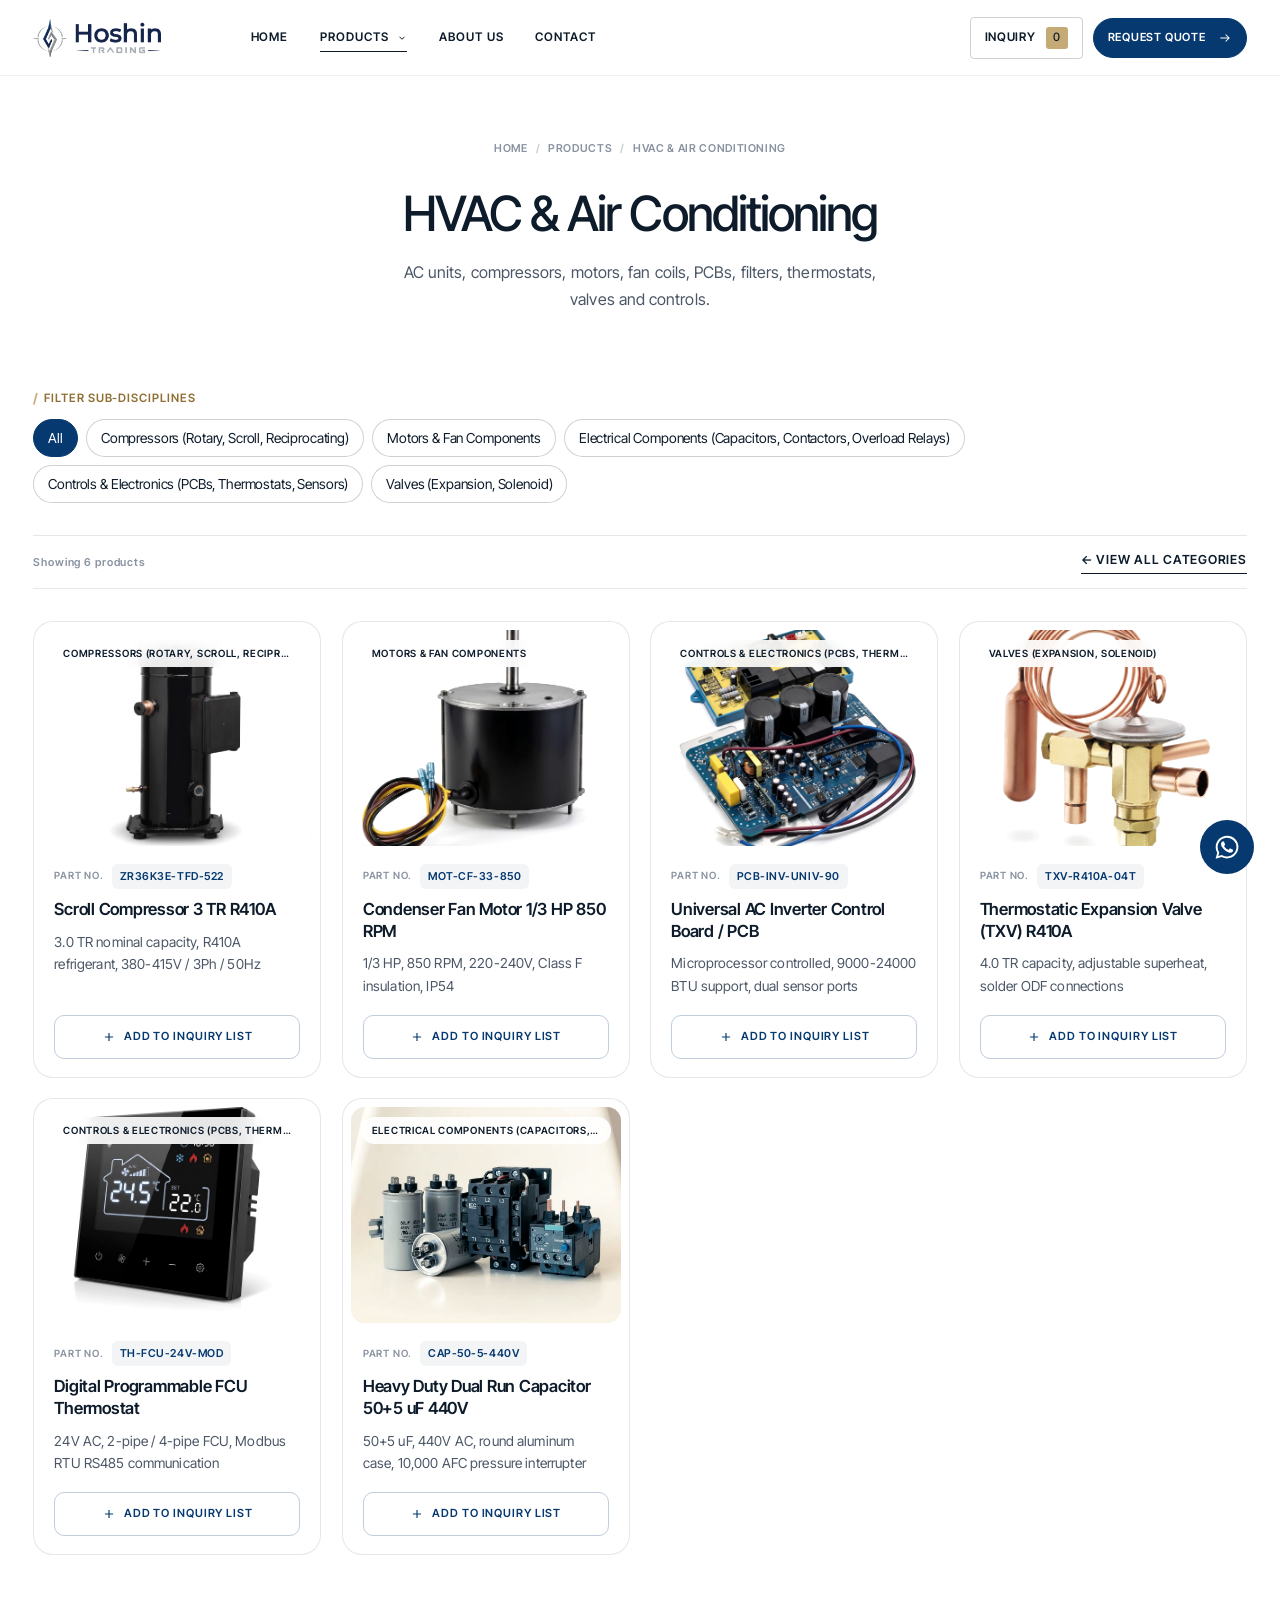
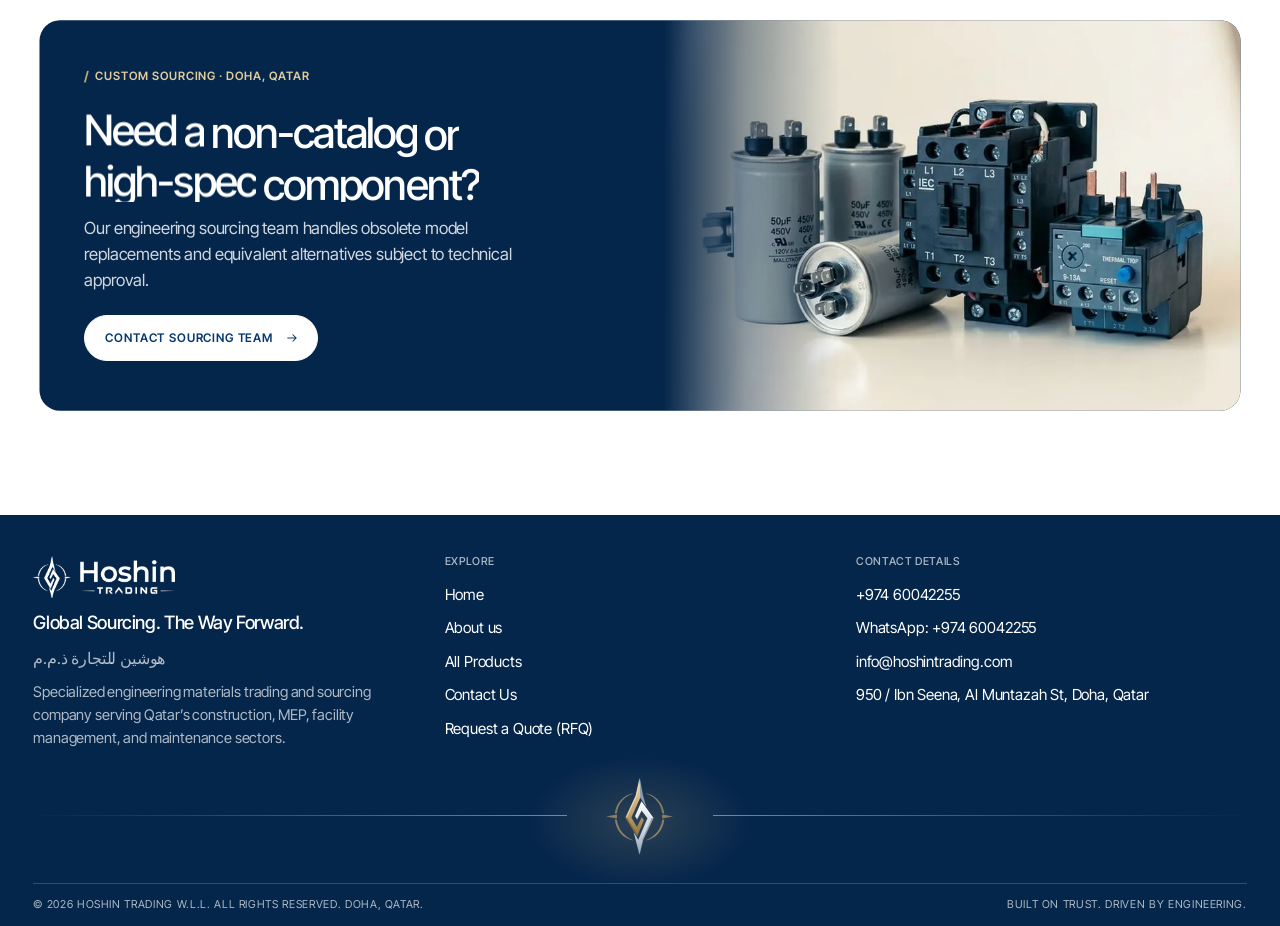
<file: category.html>
<!DOCTYPE html>
<html lang="en" class="no-js">
<head>
  <meta charset="UTF-8">
  <meta name="viewport" content="width=device-width, initial-scale=1.0">
  <title>Engineering Category | Hoshin Trading - Doha, Qatar</title>
  <meta name="description" content="Browse engineering materials by category and sub-discipline. Add items to your inquiry list for a custom quotation.">
  <meta name="robots" content="index, follow">
  <meta name="theme-color" content="#f3f4f6">
  <link rel="icon" type="image/png" href="assets/logo/logo-mark.png">
  <link rel="apple-touch-icon" href="assets/logo/logo.png">
  <link rel="preconnect" href="https://fonts.googleapis.com">
  <link rel="preconnect" href="https://fonts.gstatic.com" crossorigin>
  <link rel="stylesheet" href="https://fonts.googleapis.com/css2?family=Inter+Tight:wght@400;500;600;700&display=swap">
  <link rel="stylesheet" href="css/hoshin.css?v=1792747800">
  <link rel="stylesheet" href="css/hoshin-v4.css?v=1793015596">
  <link rel="stylesheet" href="css/hoshin-axion.css?v=77">
</head>
<body class="">
  <a href="#main-content" class="skip-link">Skip to main content</a>

  <header class="h-header" id="site-header">
    <div class="h-wrap h-header__inner">
      <a href="index.html" class="h-logo" aria-label="Hoshin Trading home">
        <img class="h-logo__dark" src="assets/logo/logo-horizontal.png" alt="Hoshin Trading W.L.L." width="900" height="267">
        <img class="h-logo__light" src="assets/logo/logo-horizontal-white.png" alt="" width="900" height="267" aria-hidden="true">
      </a>
      <nav class="h-nav" aria-label="Main navigation">
        <ul style="display:flex;gap:4px">
          <li class="h-nav__item"><a class="h-nav__link" href="index.html" data-page="index.html">Home</a></li>
          <li class="h-nav__item h-nav__item--mega">
            <a class="h-nav__link" href="products.html" aria-haspopup="true" aria-expanded="false" data-page="products.html category.html">Products <svg viewBox="0 0 24 24" fill="none" stroke="currentColor" stroke-width="2.4" aria-hidden="true"><path d="m6 9 6 6 6-6"/></svg></a>
      <div class="h-mega" role="region" aria-label="Products menu">
        <div class="h-mega__inner">
          <div>
            <ul class="h-mega__cats">
<li><a class="h-mega__cat" href="category.html?cat=hvac" data-cat="hvac" data-desc="AC units, compressors, motors, fan coils, PCBs, filters, thermostats, valves and controls."><span class="h-index">01</span><span>HVAC &amp; Air Conditioning</span><svg class="" viewBox="0 0 24 24" fill="none" stroke="currentColor" stroke-width="1.8" aria-hidden="true"><path d="M4 12h15M13 6l6 6-6 6"/></svg></a></li>
<li><a class="h-mega__cat" href="category.html?cat=refrigeration" data-cat="refrigeration" data-desc="Refrigerant gases, copper fittings, filter driers, sight glasses and refrigeration accessories."><span class="h-index">02</span><span>Refrigeration &amp; Refrigerant Products</span><svg class="" viewBox="0 0 24 24" fill="none" stroke="currentColor" stroke-width="1.8" aria-hidden="true"><path d="M4 12h15M13 6l6 6-6 6"/></svg></a></li>
<li><a class="h-mega__cat" href="category.html?cat=electrical" data-cat="electrical" data-desc="Cables, switchgear, MCBs/MCCBs, conduits, distribution boards, switches, sockets and LED lighting."><span class="h-index">03</span><span>Electrical Materials &amp; Lighting</span><svg class="" viewBox="0 0 24 24" fill="none" stroke="currentColor" stroke-width="1.8" aria-hidden="true"><path d="M4 12h15M13 6l6 6-6 6"/></svg></a></li>
<li><a class="h-mega__cat" href="category.html?cat=plumbing" data-cat="plumbing" data-desc="PPR/PVC/CPVC/GI pipes, fittings, valves, pumps, pressure vessels and accessories."><span class="h-index">04</span><span>Plumbing Materials &amp; Water Systems</span><svg class="" viewBox="0 0 24 24" fill="none" stroke="currentColor" stroke-width="1.8" aria-hidden="true"><path d="M4 12h15M13 6l6 6-6 6"/></svg></a></li>
<li><a class="h-mega__cat" href="category.html?cat=building" data-cat="building" data-desc="Steel, mesh, timber, waterproofing, sealants, fasteners, insulation and site consumables."><span class="h-index">05</span><span>Building Materials &amp; Civil Supplies</span><svg class="" viewBox="0 0 24 24" fill="none" stroke="currentColor" stroke-width="1.8" aria-hidden="true"><path d="M4 12h15M13 6l6 6-6 6"/></svg></a></li>
<li><a class="h-mega__cat" href="category.html?cat=safety" data-cat="safety" data-desc="PPE, high-visibility workwear, fall protection, respiratory and hearing protection, site safety signage."><span class="h-index">06</span><span>Safety Gears &amp; Equipment</span><svg class="" viewBox="0 0 24 24" fill="none" stroke="currentColor" stroke-width="1.8" aria-hidden="true"><path d="M4 12h15M13 6l6 6-6 6"/></svg></a></li>
            </ul>
          </div>
          <div class="h-mega__panels">
<div class="h-mega__panel" data-cat="hvac"><div class="h-mega__panel-head"><p class="h-mega__panel-title">HVAC &amp; Air Conditioning</p><a class="h-link h-small" href="category.html?cat=hvac">View all <svg viewBox="0 0 24 24" fill="none" stroke="currentColor" stroke-width="1.8" aria-hidden="true"><path d="M7 17 17 7M8 7h9v9"/></svg></a></div><ul class="h-mega__subs"><li><a class="h-mega__sub" href="category.html?cat=hvac&amp;sub=Compressors%20%28Rotary%2C%20Scroll%2C%20Reciprocating%29"><span>Compressors (Rotary, Scroll, Reciprocating)</span><svg viewBox="0 0 24 24" fill="none" stroke="currentColor" stroke-width="1.8" aria-hidden="true"><path d="M7 17 17 7M8 7h9v9"/></svg></a></li><li><a class="h-mega__sub" href="category.html?cat=hvac&amp;sub=Motors%20%26%20Fan%20Components"><span>Motors &amp; Fan Components</span><svg viewBox="0 0 24 24" fill="none" stroke="currentColor" stroke-width="1.8" aria-hidden="true"><path d="M7 17 17 7M8 7h9v9"/></svg></a></li><li><a class="h-mega__sub" href="category.html?cat=hvac&amp;sub=Electrical%20Components%20%28Capacitors%2C%20Contactors%2C%20Overload%20Relays%29"><span>Electrical Components (Capacitors, Contactors, Overload Relays)</span><svg viewBox="0 0 24 24" fill="none" stroke="currentColor" stroke-width="1.8" aria-hidden="true"><path d="M7 17 17 7M8 7h9v9"/></svg></a></li><li><a class="h-mega__sub" href="category.html?cat=hvac&amp;sub=Controls%20%26%20Electronics%20%28PCBs%2C%20Thermostats%2C%20Sensors%29"><span>Controls &amp; Electronics (PCBs, Thermostats, Sensors)</span><svg viewBox="0 0 24 24" fill="none" stroke="currentColor" stroke-width="1.8" aria-hidden="true"><path d="M7 17 17 7M8 7h9v9"/></svg></a></li><li><a class="h-mega__sub" href="category.html?cat=hvac&amp;sub=Valves%20%28Expansion%2C%20Solenoid%29"><span>Valves (Expansion, Solenoid)</span><svg viewBox="0 0 24 24" fill="none" stroke="currentColor" stroke-width="1.8" aria-hidden="true"><path d="M7 17 17 7M8 7h9v9"/></svg></a></li><li><a class="h-mega__sub" href="category.html?cat=hvac&amp;sub=Maintenance%20Consumables%20%28Belts%2C%20Bearings%2C%20Insulation%29"><span>Maintenance Consumables (Belts, Bearings, Insulation)</span><svg viewBox="0 0 24 24" fill="none" stroke="currentColor" stroke-width="1.8" aria-hidden="true"><path d="M7 17 17 7M8 7h9v9"/></svg></a></li></ul></div>
<div class="h-mega__panel" data-cat="refrigeration"><div class="h-mega__panel-head"><p class="h-mega__panel-title">Refrigeration &amp; Refrigerant Products</p><a class="h-link h-small" href="category.html?cat=refrigeration">View all <svg viewBox="0 0 24 24" fill="none" stroke="currentColor" stroke-width="1.8" aria-hidden="true"><path d="M7 17 17 7M8 7h9v9"/></svg></a></div><ul class="h-mega__subs"><li><a class="h-mega__sub" href="category.html?cat=refrigeration&amp;sub=Refrigerant%20Gases"><span>Refrigerant Gases</span><svg viewBox="0 0 24 24" fill="none" stroke="currentColor" stroke-width="1.8" aria-hidden="true"><path d="M7 17 17 7M8 7h9v9"/></svg></a></li><li><a class="h-mega__sub" href="category.html?cat=refrigeration&amp;sub=Copper%20Fittings"><span>Copper Fittings</span><svg viewBox="0 0 24 24" fill="none" stroke="currentColor" stroke-width="1.8" aria-hidden="true"><path d="M7 17 17 7M8 7h9v9"/></svg></a></li><li><a class="h-mega__sub" href="category.html?cat=refrigeration&amp;sub=Filter%20Driers%20%26%20Sight%20Glasses"><span>Filter Driers &amp; Sight Glasses</span><svg viewBox="0 0 24 24" fill="none" stroke="currentColor" stroke-width="1.8" aria-hidden="true"><path d="M7 17 17 7M8 7h9v9"/></svg></a></li><li><a class="h-mega__sub" href="category.html?cat=refrigeration&amp;sub=Refrigeration%20Controls"><span>Refrigeration Controls</span><svg viewBox="0 0 24 24" fill="none" stroke="currentColor" stroke-width="1.8" aria-hidden="true"><path d="M7 17 17 7M8 7h9v9"/></svg></a></li><li><a class="h-mega__sub" href="category.html?cat=refrigeration&amp;sub=Accessories"><span>Accessories</span><svg viewBox="0 0 24 24" fill="none" stroke="currentColor" stroke-width="1.8" aria-hidden="true"><path d="M7 17 17 7M8 7h9v9"/></svg></a></li></ul></div>
<div class="h-mega__panel" data-cat="electrical"><div class="h-mega__panel-head"><p class="h-mega__panel-title">Electrical Materials &amp; Lighting</p><a class="h-link h-small" href="category.html?cat=electrical">View all <svg viewBox="0 0 24 24" fill="none" stroke="currentColor" stroke-width="1.8" aria-hidden="true"><path d="M7 17 17 7M8 7h9v9"/></svg></a></div><ul class="h-mega__subs"><li><a class="h-mega__sub" href="category.html?cat=electrical&amp;sub=Cables%20%26%20Wiring"><span>Cables &amp; Wiring</span><svg viewBox="0 0 24 24" fill="none" stroke="currentColor" stroke-width="1.8" aria-hidden="true"><path d="M7 17 17 7M8 7h9v9"/></svg></a></li><li><a class="h-mega__sub" href="category.html?cat=electrical&amp;sub=Cable%20Management%20%28Trays%2C%20Ladders%2C%20Glands%2C%20Lugs%2C%20Conduits%29"><span>Cable Management (Trays, Ladders, Glands, Lugs, Conduits)</span><svg viewBox="0 0 24 24" fill="none" stroke="currentColor" stroke-width="1.8" aria-hidden="true"><path d="M7 17 17 7M8 7h9v9"/></svg></a></li><li><a class="h-mega__sub" href="category.html?cat=electrical&amp;sub=Protection%20%26%20Switchgear%20%28MCB%2C%20MCCB%2C%20Isolators%2C%20DB%20Boards%29"><span>Protection &amp; Switchgear (MCB, MCCB, Isolators, DB Boards)</span><svg viewBox="0 0 24 24" fill="none" stroke="currentColor" stroke-width="1.8" aria-hidden="true"><path d="M7 17 17 7M8 7h9v9"/></svg></a></li><li><a class="h-mega__sub" href="category.html?cat=electrical&amp;sub=Wiring%20Devices%20%26%20Enclosures%20%28Switches%2C%20Sockets%2C%20Junction%20Boxes%29"><span>Wiring Devices &amp; Enclosures (Switches, Sockets, Junction Boxes)</span><svg viewBox="0 0 24 24" fill="none" stroke="currentColor" stroke-width="1.8" aria-hidden="true"><path d="M7 17 17 7M8 7h9v9"/></svg></a></li><li><a class="h-mega__sub" href="category.html?cat=electrical&amp;sub=Commercial%20%26%20Industrial%20Lighting%20%28LED%20Panels%2C%20Downlights%2C%20Floodlights%29"><span>Commercial &amp; Industrial Lighting (LED Panels, Downlights, Floodlights)</span><svg viewBox="0 0 24 24" fill="none" stroke="currentColor" stroke-width="1.8" aria-hidden="true"><path d="M7 17 17 7M8 7h9v9"/></svg></a></li></ul></div>
<div class="h-mega__panel" data-cat="plumbing"><div class="h-mega__panel-head"><p class="h-mega__panel-title">Plumbing Materials &amp; Water Systems</p><a class="h-link h-small" href="category.html?cat=plumbing">View all <svg viewBox="0 0 24 24" fill="none" stroke="currentColor" stroke-width="1.8" aria-hidden="true"><path d="M7 17 17 7M8 7h9v9"/></svg></a></div><ul class="h-mega__subs"><li><a class="h-mega__sub" href="category.html?cat=plumbing&amp;sub=Piping%20Systems%20%28PPR%2C%20PVC%2C%20CPVC%2C%20GI%29"><span>Piping Systems (PPR, PVC, CPVC, GI)</span><svg viewBox="0 0 24 24" fill="none" stroke="currentColor" stroke-width="1.8" aria-hidden="true"><path d="M7 17 17 7M8 7h9v9"/></svg></a></li><li><a class="h-mega__sub" href="category.html?cat=plumbing&amp;sub=Pipe%20Fittings%20%28Elbows%2C%20Tees%2C%20Couplings%2C%20Reducers%2C%20Flanges%29"><span>Pipe Fittings (Elbows, Tees, Couplings, Reducers, Flanges)</span><svg viewBox="0 0 24 24" fill="none" stroke="currentColor" stroke-width="1.8" aria-hidden="true"><path d="M7 17 17 7M8 7h9v9"/></svg></a></li><li><a class="h-mega__sub" href="category.html?cat=plumbing&amp;sub=Valves%20%28Ball%2C%20Gate%2C%20Check%2C%20Butterfly%2C%20PRVs%2C%20Float%29"><span>Valves (Ball, Gate, Check, Butterfly, PRVs, Float)</span><svg viewBox="0 0 24 24" fill="none" stroke="currentColor" stroke-width="1.8" aria-hidden="true"><path d="M7 17 17 7M8 7h9v9"/></svg></a></li><li><a class="h-mega__sub" href="category.html?cat=plumbing&amp;sub=Pumps%20%26%20Pressure%20Control%20%28Booster%2C%20Transfer%2C%20Circulation%2C%20Pressure%20Vessels%29"><span>Pumps &amp; Pressure Control (Booster, Transfer, Circulation, Pressure Vessels)</span><svg viewBox="0 0 24 24" fill="none" stroke="currentColor" stroke-width="1.8" aria-hidden="true"><path d="M7 17 17 7M8 7h9v9"/></svg></a></li><li><a class="h-mega__sub" href="category.html?cat=plumbing&amp;sub=Plumbing%20Accessories"><span>Plumbing Accessories</span><svg viewBox="0 0 24 24" fill="none" stroke="currentColor" stroke-width="1.8" aria-hidden="true"><path d="M7 17 17 7M8 7h9v9"/></svg></a></li></ul></div>
<div class="h-mega__panel" data-cat="building"><div class="h-mega__panel-head"><p class="h-mega__panel-title">Building Materials &amp; Civil Supplies</p><a class="h-link h-small" href="category.html?cat=building">View all <svg viewBox="0 0 24 24" fill="none" stroke="currentColor" stroke-width="1.8" aria-hidden="true"><path d="M7 17 17 7M8 7h9v9"/></svg></a></div><ul class="h-mega__subs"><li><a class="h-mega__sub" href="category.html?cat=building&amp;sub=Structural%20%26%20Civil%20%28Steel%2C%20Mesh%2C%20Timber%2C%20Plywood%2C%20Formwork%29"><span>Structural &amp; Civil (Steel, Mesh, Timber, Plywood, Formwork)</span><svg viewBox="0 0 24 24" fill="none" stroke="currentColor" stroke-width="1.8" aria-hidden="true"><path d="M7 17 17 7M8 7h9v9"/></svg></a></li><li><a class="h-mega__sub" href="category.html?cat=building&amp;sub=Waterproofing%20%26%20Sealants"><span>Waterproofing &amp; Sealants</span><svg viewBox="0 0 24 24" fill="none" stroke="currentColor" stroke-width="1.8" aria-hidden="true"><path d="M7 17 17 7M8 7h9v9"/></svg></a></li><li><a class="h-mega__sub" href="category.html?cat=building&amp;sub=Fasteners%20%26%20Hardware"><span>Fasteners &amp; Hardware</span><svg viewBox="0 0 24 24" fill="none" stroke="currentColor" stroke-width="1.8" aria-hidden="true"><path d="M7 17 17 7M8 7h9v9"/></svg></a></li><li><a class="h-mega__sub" href="category.html?cat=building&amp;sub=Insulation%20%28Rockwool%2C%20Glasswool%2C%20XPS%29"><span>Insulation (Rockwool, Glasswool, XPS)</span><svg viewBox="0 0 24 24" fill="none" stroke="currentColor" stroke-width="1.8" aria-hidden="true"><path d="M7 17 17 7M8 7h9v9"/></svg></a></li><li><a class="h-mega__sub" href="category.html?cat=building&amp;sub=Site%20Consumables%20%28Abrasives%2C%20Cutting%20Discs%2C%20Tapes%2C%20Adhesives%29"><span>Site Consumables (Abrasives, Cutting Discs, Tapes, Adhesives)</span><svg viewBox="0 0 24 24" fill="none" stroke="currentColor" stroke-width="1.8" aria-hidden="true"><path d="M7 17 17 7M8 7h9v9"/></svg></a></li></ul></div>
<div class="h-mega__panel" data-cat="safety"><div class="h-mega__panel-head"><p class="h-mega__panel-title">Safety Gears &amp; Equipment</p><a class="h-link h-small" href="category.html?cat=safety">View all <svg viewBox="0 0 24 24" fill="none" stroke="currentColor" stroke-width="1.8" aria-hidden="true"><path d="M7 17 17 7M8 7h9v9"/></svg></a></div><ul class="h-mega__subs"><li><a class="h-mega__sub" href="category.html?cat=safety&amp;sub=Head%20%26%20Face%20Protection"><span>Head &amp; Face Protection</span><svg viewBox="0 0 24 24" fill="none" stroke="currentColor" stroke-width="1.8" aria-hidden="true"><path d="M7 17 17 7M8 7h9v9"/></svg></a></li><li><a class="h-mega__sub" href="category.html?cat=safety&amp;sub=Eye%20%26%20Hearing%20Protection"><span>Eye &amp; Hearing Protection</span><svg viewBox="0 0 24 24" fill="none" stroke="currentColor" stroke-width="1.8" aria-hidden="true"><path d="M7 17 17 7M8 7h9v9"/></svg></a></li><li><a class="h-mega__sub" href="category.html?cat=safety&amp;sub=Respiratory%20Protection"><span>Respiratory Protection</span><svg viewBox="0 0 24 24" fill="none" stroke="currentColor" stroke-width="1.8" aria-hidden="true"><path d="M7 17 17 7M8 7h9v9"/></svg></a></li><li><a class="h-mega__sub" href="category.html?cat=safety&amp;sub=Body%20Protection%20%26%20Workwear"><span>Body Protection &amp; Workwear</span><svg viewBox="0 0 24 24" fill="none" stroke="currentColor" stroke-width="1.8" aria-hidden="true"><path d="M7 17 17 7M8 7h9v9"/></svg></a></li><li><a class="h-mega__sub" href="category.html?cat=safety&amp;sub=Hand%20%26%20Foot%20Protection"><span>Hand &amp; Foot Protection</span><svg viewBox="0 0 24 24" fill="none" stroke="currentColor" stroke-width="1.8" aria-hidden="true"><path d="M7 17 17 7M8 7h9v9"/></svg></a></li><li><a class="h-mega__sub" href="category.html?cat=safety&amp;sub=Fall%20Protection%20%26%20Site%20Security"><span>Fall Protection &amp; Site Security</span><svg viewBox="0 0 24 24" fill="none" stroke="currentColor" stroke-width="1.8" aria-hidden="true"><path d="M7 17 17 7M8 7h9v9"/></svg></a></li></ul></div>
          </div>
          <div class="h-mega__foot">
            <span></span>
            <a class="h-link" href="products.html">All Products <svg viewBox="0 0 24 24" fill="none" stroke="currentColor" stroke-width="1.8" aria-hidden="true"><path d="M7 17 17 7M8 7h9v9"/></svg></a>
          </div>
        </div>
      </div>
          </li>
          <li class="h-nav__item"><a class="h-nav__link" href="about.html" data-page="about.html">About us</a></li>
          <li class="h-nav__item"><a class="h-nav__link" href="contact.html" data-page="contact.html">Contact</a></li>
        </ul>
      </nav>
      <div class="h-header__actions">
        <a href="rfq.html" class="h-inquiry" aria-label="View inquiry list">
          <span class="h-inquiry__label">Inquiry</span>
          <span class="h-inquiry__count js-inquiry-count">0</span>
        </a>
        <a href="rfq.html" class="h-btn h-btn--sm"><span class="h-btn__txt"><span>Request Quote</span><span aria-hidden="true">Request Quote</span></span><svg class="h-btn__arrow" viewBox="0 0 24 24" fill="none" stroke="currentColor" stroke-width="1.8" aria-hidden="true"><path d="M4 12h15M13 6l6 6-6 6"/></svg></a>
        <button class="h-burger" type="button" aria-label="Menu" aria-expanded="false" aria-controls="mobile-menu"><span></span><span></span></button>
      </div>
    </div>
  </header>
  <div class="h-scrim" aria-hidden="true"></div>
  <div class="h-mobile" id="mobile-menu" aria-label="Mobile navigation">
    <ul class="h-mobile__list">
      <li><a class="h-mobile__link" href="index.html">Home</a></li>
      <li>
        <button class="h-mobile__toggle" type="button" aria-expanded="false" aria-controls="m-products">Products <svg viewBox="0 0 24 24" fill="none" stroke="currentColor" stroke-width="1.6" aria-hidden="true"><path d="M12 5v14M5 12h14"/></svg></button>
        <div class="h-mobile__sub" id="m-products">
          <div class="h-mobile__cat"><a href="products.html"><span>All Products</span><span class="h-index">ALL</span></a></div>
          <div class="h-mobile__cat"><a href="category.html?cat=hvac"><span>HVAC &amp; Air Conditioning</span><span class="h-index">01</span></a></div>
          <div class="h-mobile__cat"><a href="category.html?cat=refrigeration"><span>Refrigeration &amp; Refrigerant Products</span><span class="h-index">02</span></a></div>
          <div class="h-mobile__cat"><a href="category.html?cat=electrical"><span>Electrical Materials &amp; Lighting</span><span class="h-index">03</span></a></div>
          <div class="h-mobile__cat"><a href="category.html?cat=plumbing"><span>Plumbing Materials &amp; Water Systems</span><span class="h-index">04</span></a></div>
          <div class="h-mobile__cat"><a href="category.html?cat=building"><span>Building Materials &amp; Civil Supplies</span><span class="h-index">05</span></a></div>
          <div class="h-mobile__cat"><a href="category.html?cat=safety"><span>Safety Gears &amp; Equipment</span><span class="h-index">06</span></a></div>
        </div>
      </li>
      <li><a class="h-mobile__link" href="about.html">About us</a></li>
      <li><a class="h-mobile__link" href="contact.html">Contact</a></li>
    </ul>
    <div class="h-mobile__actions">
      <a href="rfq.html" class="h-btn h-btn--block"><span class="h-btn__txt"><span>Request Quote</span><span aria-hidden="true">Request Quote</span></span><svg class="h-btn__arrow" viewBox="0 0 24 24" fill="none" stroke="currentColor" stroke-width="1.8" aria-hidden="true"><path d="M4 12h15M13 6l6 6-6 6"/></svg></a>
      <a href="rfq.html" class="h-btn h-btn--ghost h-btn--block"><span class="h-btn__txt"><span>Inquiry List (<span class="js-inquiry-count">0</span>)</span></span></a>
    </div>
    <div class="h-mobile__meta">
      <a href="tel:+97460042255">+974 60042255</a>
      <a href="mailto:info@hoshintrading.com">info@hoshintrading.com</a>
      <span>950 / Ibn Seena, Al Muntazah St, Doha, Qatar</span>
    </div>
  </div>

  <main id="main-content">

    <section class="v-pagehead">
      <div class="h-wrap v-pagehead__in">
        <nav class="h-crumbs" aria-label="Breadcrumb"><a href="index.html">Home</a><span aria-hidden="true">/</span><a href="products.html">Products</a><span aria-hidden="true">/</span><span id="breadcrumb-category-name">Category</span></nav>
        <h1 id="category-title" class="v-pagehead__title">Category Name</h1>
        <p id="category-description" class="v-pagehead__lead">Category description goes here.</p>
      </div>
    </section>

    <section class="h-section h-section--tight-top">
      <div class="h-wrap">
        <div style="margin-bottom:32px">
          <p class="h-label h-label--plain" style="margin-bottom:14px">Filter Sub-Disciplines</p>
          <div id="subcategory-chips" class="h-chips"></div>
        </div>
        <div class="h-results-bar"><span id="category-results-count" class="h-index">Loading products&hellip;</span><a href="products.html" class="h-link h-small">&larr; View All Categories</a></div>
        <div id="category-products-grid" class="h-products"></div>
      </div>
    </section>

    <section class="v-cta-wrap">
      <div class="h-wrap">
        <div class="v-cta">
          <div class="v-cta__bg"><img src="assets/images/products-v3/hvac-electrical-components.webp" alt="" loading="lazy" width="900" height="900"></div>
          <div class="v-cta__body">
            <p class="h-label h-label--light">Custom Sourcing &middot; Doha, Qatar</p>
            <h2 class="v-cta__title" data-split>Need a <span class="h-ul">non-catalog</span> or high-spec component?</h2>
            <p class="v-cta__copy" data-reveal>Our engineering sourcing team handles obsolete model replacements and equivalent alternatives subject to technical approval.</p>
            <div data-reveal><a href="contact.html" class="h-btn h-btn--gold"><span class="h-btn__txt"><span>Contact Sourcing Team</span><span aria-hidden="true">Contact Sourcing Team</span></span><svg class="h-btn__arrow" viewBox="0 0 24 24" fill="none" stroke="currentColor" stroke-width="1.8" aria-hidden="true"><path d="M4 12h15M13 6l6 6-6 6"/></svg></a></div>
          </div>
        </div>
      </div>
    </section>
  </main>

  <footer class="h-footer">
    <div class="h-wrap">
      <div class="h-grid h-footer__top">
        <div class="h-footer__brand">
          <img src="assets/logo/logo-horizontal-white.png" alt="Hoshin Trading" width="900" height="267" loading="lazy">
          <p class="tagline">Global Sourcing. The Way Forward.</p>
          <p class="arabic" lang="ar" dir="rtl">هوشين للتجارة ذ.م.م</p>
          <p class="desc">Specialized engineering materials trading and sourcing company serving Qatar&rsquo;s construction, MEP, facility management, and maintenance sectors.</p>
        </div>
        <div class="h-footer__col">
          <h4>Explore</h4>
          <a href="index.html">Home</a>
          <a href="about.html">About us</a>
          <a href="products.html">All Products</a>
          <a href="contact.html">Contact Us</a>
          <a href="rfq.html">Request a Quote (RFQ)</a>
        </div>
        <div class="h-footer__col h-footer__col--end">
          <h4>Contact Details</h4>
          <a href="tel:+97460042255">+974 60042255</a>
          <a href="https://wa.me/97460042255" target="_blank" rel="noopener noreferrer">WhatsApp: +974 60042255</a>
          <a href="mailto:info@hoshintrading.com">info@hoshintrading.com</a>
          <span>950 / Ibn Seena, Al Muntazah St, Doha, Qatar</span>
        </div>
      </div>
      <div class="ax-fmark" aria-hidden="true" data-ax-fmark>
        <span class="ax-fmark__line"></span>
        <svg class="ax-fmark__svg" viewBox="100 -10 1340 1490" fill="none">
          <defs>
            <linearGradient id="axfGold" x1="500" y1="0" x2="850" y2="1118" gradientUnits="userSpaceOnUse"><stop offset="0" stop-color="#f6e7c1"/><stop offset=".5" stop-color="#c6aa75"/><stop offset="1" stop-color="#8f6f33"/></linearGradient>
            <linearGradient id="axfSilver" x1="660" y1="447" x2="1038" y2="1470" gradientUnits="userSpaceOnUse"><stop offset="0" stop-color="#ffffff"/><stop offset=".55" stop-color="#cdd5e0"/><stop offset="1" stop-color="#7f8ca0"/></linearGradient>
            <linearGradient id="axfSheen" x1="0" y1="0" x2="1" y2="0"><stop offset="0" stop-color="#fff" stop-opacity="0"/><stop offset=".5" stop-color="#fff" stop-opacity=".75"/><stop offset="1" stop-color="#fff" stop-opacity="0"/></linearGradient>
            <clipPath id="axfClip"><polygon points="770,0 793,348 610,758 720,945 812,755 850,808 722,1118 500,758 695,335"/><polygon points="774,6 835,330 895,545 786,368"/><polygon points="808,447 1038,768 835,1197 770,1470 660,1052 745,1190 925,770 810,620 723,792 685,733"/></clipPath>
          </defs>
          <g class="ax-fmark__tilt"><g class="ax-fmark__ring" fill="#c6aa75" fill-opacity=".62"><path d="M645,288C470,320 310,470 290,682L330,672C350,490 480,345 640,296Z"/><path d="M895,288C1070,320 1230,470 1250,682L1210,672C1190,490 1060,345 900,296Z"/><path d="M645,1200C470,1170 310,1020 290,790L332,800C350,980 480,1130 640,1190Z"/><path d="M895,1200C1070,1170 1230,1020 1250,790L1208,800C1190,980 1060,1130 900,1190Z"/><polygon points="120,738 328,698 335,738 328,776"/><polygon points="1420,738 1212,698 1205,738 1212,776"/></g></g>
          <g class="ax-fmark__needle">
            <polygon class="ax-fmark__shard" points="770,0 793,348 610,758 720,945 812,755 850,808 722,1118 500,758 695,335" fill="url(#axfGold)" stroke="#e2cb9b"/>
            <polygon class="ax-fmark__shard" points="774,6 835,330 895,545 786,368" fill="#8f9bad" stroke="#cdd5e0"/>
            <polygon class="ax-fmark__shard" points="808,447 1038,768 835,1197 770,1470 660,1052 745,1190 925,770 810,620 723,792 685,733" fill="url(#axfSilver)" stroke="#ffffff"/>
            <g class="ax-fmark__facets">
              <polygon points="770,0 695,335 500,758 528,758 718,340" fill="#fbf1d8"/>
              <polygon points="500,758 528,758 732,1090 722,1118" fill="#6f5526"/>
              <polygon points="808,447 1038,768 1005,765 808,487" fill="#ffffff"/>
              <polygon points="808,447 808,487 700,735 685,733" fill="#ffffff"/>
              <polygon points="1038,768 1005,768 820,1197 835,1197" fill="#5d697b"/>
            </g>
          </g>
          <g clip-path="url(#axfClip)"><rect class="ax-fmark__sheen" x="-300" y="-10" width="260" height="1490" fill="url(#axfSheen)"/></g>
        </svg>
        <span class="ax-fmark__line"></span>
      </div>
    </div>
    <div class="h-wrap">
      <div class="h-footer__bottom">
        <span>&copy; <span data-year>2026</span> Hoshin Trading W.L.L. All rights reserved. Doha, Qatar.</span>
        <span>Built on trust. Driven by engineering.</span>
      </div>
    </div>
  </footer>

  <a href="https://wa.me/97460042255" class="h-wa" target="_blank" rel="noopener noreferrer" aria-label="Chat with our team on WhatsApp">
    <svg viewBox="0 0 24 24" fill="currentColor" aria-hidden="true"><path d="M17.47 14.38c-.3-.15-1.75-.86-2.02-.96-.27-.1-.47-.15-.67.15-.2.3-.77.96-.94 1.16-.17.2-.35.22-.64.07-.3-.15-1.25-.46-2.39-1.47-.88-.79-1.48-1.76-1.65-2.06-.17-.3-.02-.46.13-.6.13-.13.3-.35.45-.52.15-.17.2-.3.3-.5.1-.2.05-.37-.02-.52-.08-.15-.67-1.62-.92-2.22-.24-.58-.49-.5-.67-.51h-.57c-.2 0-.52.07-.79.37-.27.3-1.04 1.02-1.04 2.48s1.07 2.88 1.21 3.08c.15.2 2.1 3.2 5.08 4.49.71.31 1.26.49 1.69.63.71.23 1.36.2 1.87.12.57-.08 1.75-.72 2-1.41.25-.69.25-1.29.17-1.41-.07-.12-.27-.2-.57-.35M12.05 21.5h-.01a9.4 9.4 0 0 1-4.8-1.32l-.34-.2-3.57.94.95-3.48-.22-.36a9.38 9.38 0 0 1-1.44-5.01c0-5.19 4.23-9.42 9.43-9.42a9.37 9.37 0 0 1 9.42 9.43c0 5.2-4.23 9.42-9.42 9.42m8.02-17.44A11.27 11.27 0 0 0 12.05.75C5.8.75.7 5.84.7 12.1c0 2 .52 3.95 1.52 5.67L.6 23.65l6.02-1.58a11.33 11.33 0 0 0 5.42 1.38h.01c6.25 0 11.34-5.09 11.35-11.34a11.27 11.27 0 0 0-3.32-8.03"/></svg>
  </a>

  <script src="js/lenis.min.js" defer></script>
  <script src="js/gsap.min.js" defer></script>
  <script src="js/ScrollTrigger.min.js" defer></script>
  <script src="js/products-data.js?v=1793100003"></script>
  <script src="js/inquiry.js?v=1792732574"></script>
  <script src="js/hoshin-axion.js?v=7"></script>
  <script src="js/site.js?v=1793008123" defer></script>
  <script>
function hoshinCardHTML(p) {
      var esc = function (s) { return String(s == null ? '' : s).replace(/&/g, '&amp;').replace(/</g, '&lt;').replace(/"/g, '&quot;'); };
      return '<article class="h-pcard">' +
        '<div class="h-pcard__img">' +
          '<img src="' + p.image + '" alt="' + esc(p.name) + '" width="900" height="900" loading="lazy">' +
          (p.subCategory ? '<span class="h-pcard__tag">' + esc(p.subCategory) + '</span>' : '') +
        '</div>' +
        '<div class="h-pcard__body">' +
          '<div class="h-pcard__meta"><span class="h-pcard__part-l">Part No.</span><span class="h-pcard__part">' + esc(p.partNo) + '</span></div>' +
          '<h3 class="h-pcard__title">' + esc(p.name) + '</h3>' +
          '<p class="h-pcard__spec">' + esc(p.shortSpec) + '</p>' +
          '<div class="h-pcard__actions"><button type="button" class="h-btn h-btn--sm h-btn--ghost js-add-inquiry" data-id="' + p.id + '">' +
            '<svg class="h-pcard__plus" viewBox="0 0 24 24" fill="none" stroke="currentColor" stroke-width="2" aria-hidden="true"><path d="M12 5v14M5 12h14"/></svg>' +
            '<span class="h-btn__txt"><span>Add to Inquiry List</span><span aria-hidden="true">Add to Inquiry List</span></span></button></div>' +
        '</div>' +
      '</article>';
    }
    function hoshinBindCards(scope) {
      scope.querySelectorAll('.js-add-inquiry').forEach(function (b) {
        InquiryManager.setupAddButtonFeedback(b, getProductById(b.getAttribute('data-id')));
      });
    }

    document.addEventListener('DOMContentLoaded', function () {
      var params = new URLSearchParams(location.search);
      var category = getCategoryBySlug(params.get('cat') || 'hvac');
      var idx = HOSHIN_DATA.categories.indexOf(category);
      document.title = category.name + ' | Hoshin Trading Qatar';
      document.getElementById('breadcrumb-category-name').textContent = category.name;
      document.getElementById('category-title').textContent = category.name;
      document.getElementById('category-description').textContent = category.shortDescription;

      var chips = document.getElementById('subcategory-chips');
      var grid = document.getElementById('category-products-grid');
      var count = document.getElementById('category-results-count');
      // Only offer sub-categories that have products; an unknown/empty one falls back to "All".
      var subs = category.subCategories.filter(function (s) { return searchProducts({ categorySlug: category.slug, subCategory: s }).length > 0; });
      var current = params.get('sub') || '';
      if (current && subs.indexOf(current) === -1) current = '';

      chips.innerHTML = '<button type="button" class="h-chip" data-sub="">All</button>' +
        subs.map(function (s) { return '<button type="button" class="h-chip" data-sub="' + s.replace(/"/g, '&quot;') + '">' + s + '</button>'; }).join('');

      function render() {
        chips.querySelectorAll('.h-chip').forEach(function (c) { c.classList.toggle('active', (c.getAttribute('data-sub') || '') === current); });
        var list = searchProducts({ categorySlug: category.slug, subCategory: current });
        count.textContent = 'Showing ' + list.length + ' product' + (list.length === 1 ? '' : 's');
        grid.innerHTML = list.map(hoshinCardHTML).join('');
        hoshinBindCards(grid);
      }
      chips.addEventListener('click', function (e) {
        var b = e.target.closest('.h-chip'); if (!b) return;
        current = b.getAttribute('data-sub') || '';
        var u = new URL(location.href);
        current ? u.searchParams.set('sub', current) : u.searchParams.delete('sub');
        history.replaceState(null, '', u);
        render();
      });
      render();
    });
  </script>
</body>
</html>
</file>
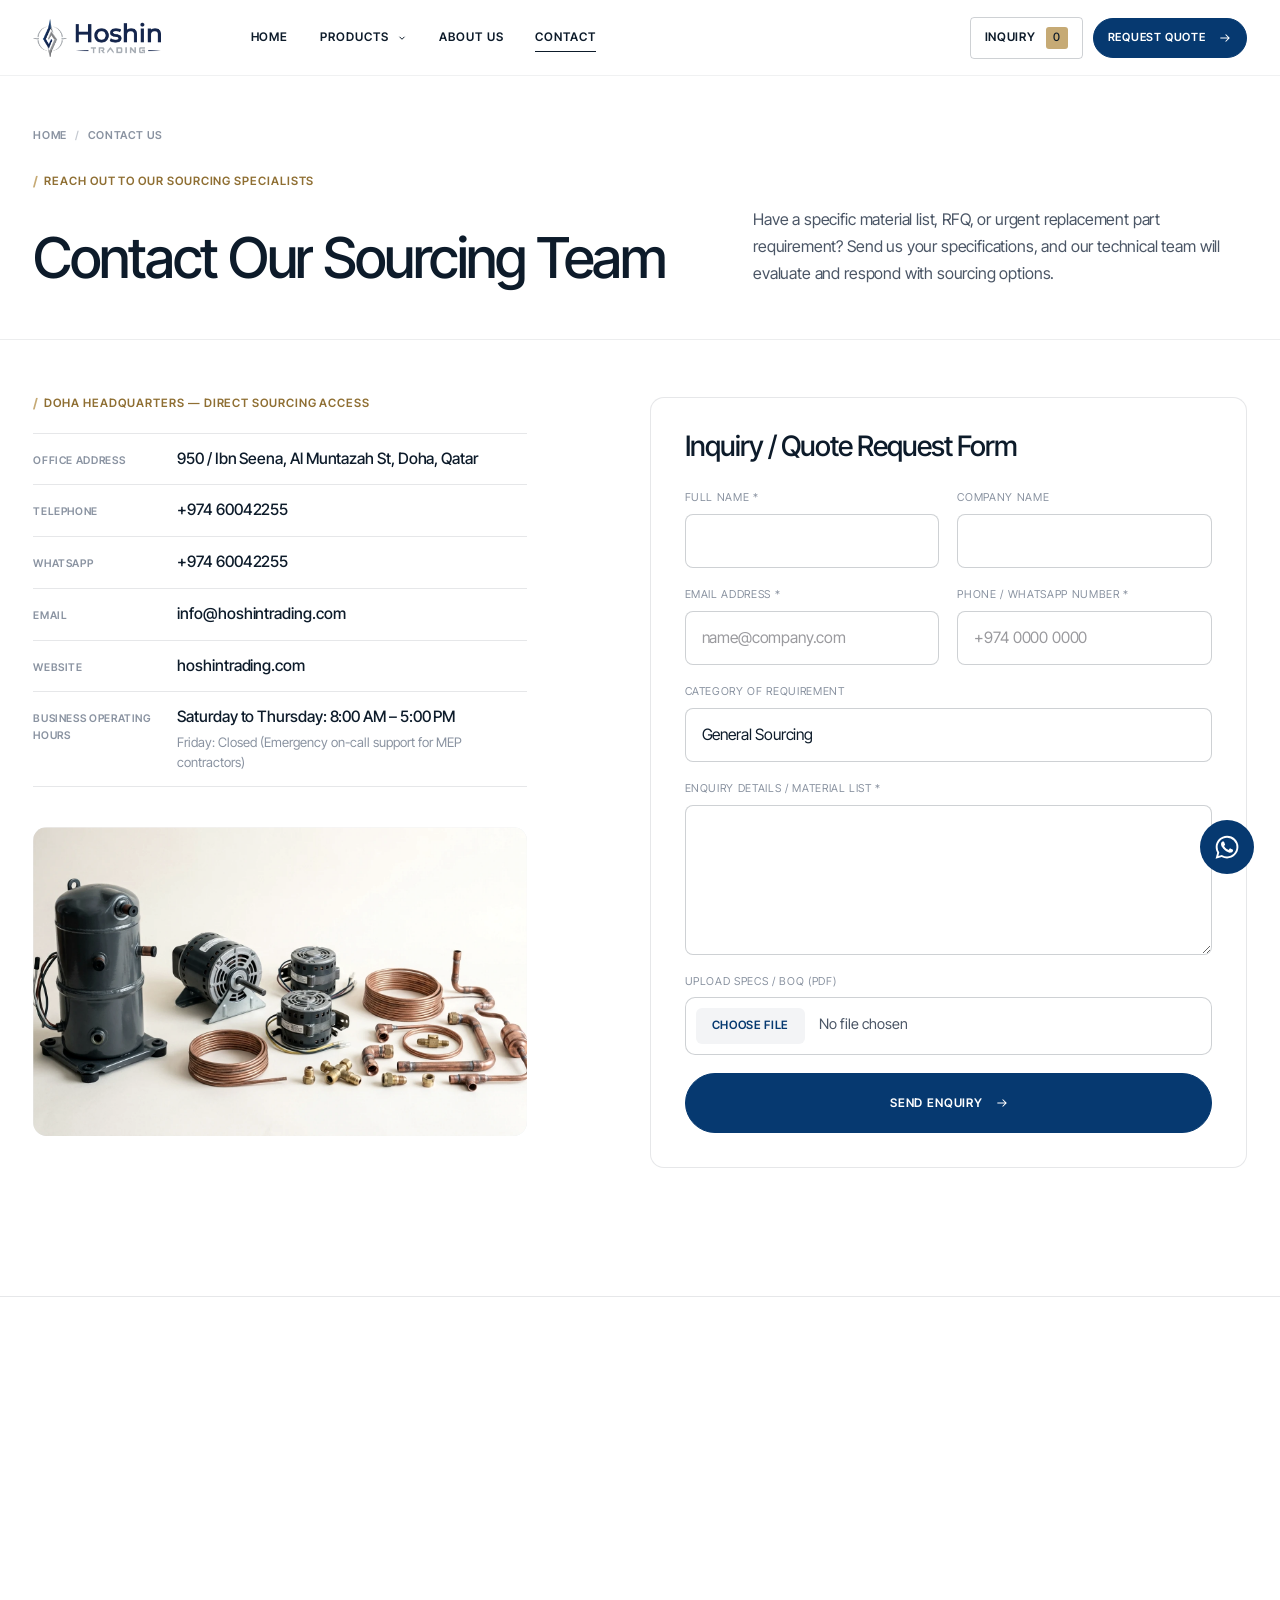
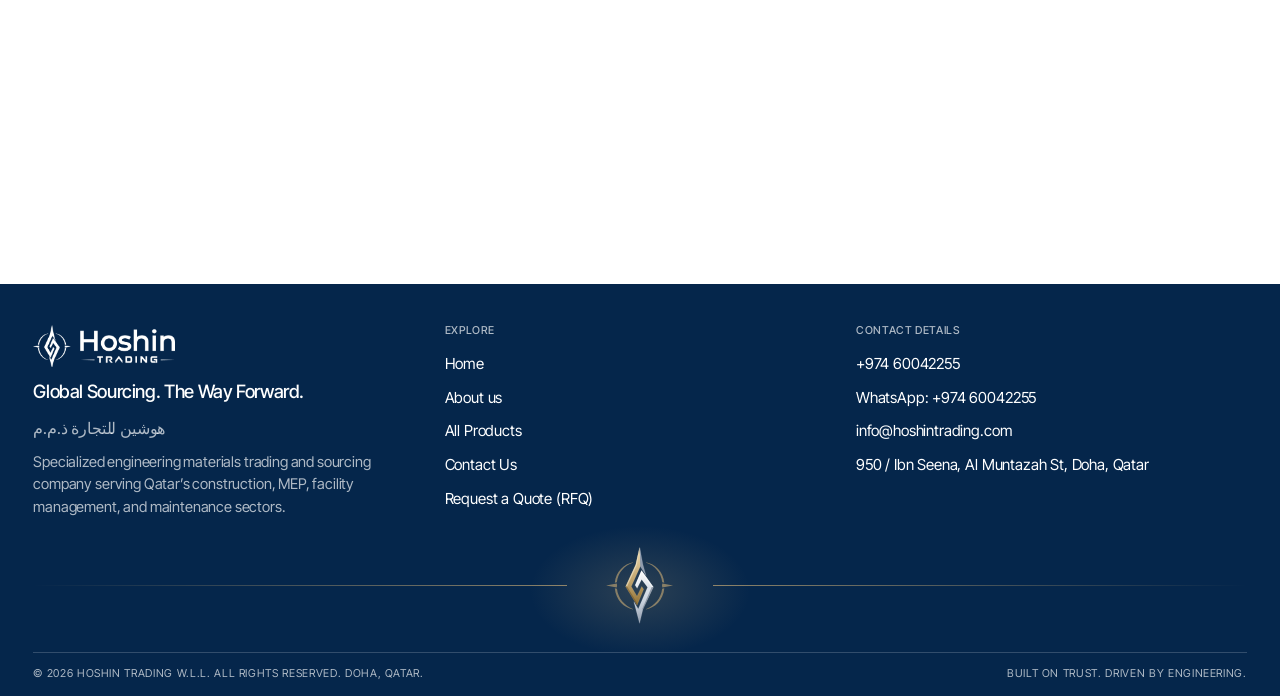
<file: contact.html>
<!DOCTYPE html>
<html lang="en" class="no-js">
<head>
  <meta charset="UTF-8">
  <meta name="viewport" content="width=device-width, initial-scale=1.0">
  <title>Contact Our Sourcing Team | Hoshin Trading - Doha, Qatar</title>
  <meta name="description" content="Send your material list, RFQ, or urgent replacement part requirement to Hoshin Trading&#x27;s sourcing team in Doha, Qatar.">
  <meta name="robots" content="index, follow">
  <meta name="theme-color" content="#f3f4f6">
  <link rel="icon" type="image/png" href="assets/logo/logo-mark.png">
  <link rel="apple-touch-icon" href="assets/logo/logo.png">
  <link rel="preconnect" href="https://fonts.googleapis.com">
  <link rel="preconnect" href="https://fonts.gstatic.com" crossorigin>
  <link rel="stylesheet" href="https://fonts.googleapis.com/css2?family=Inter+Tight:wght@400;500;600;700&display=swap">
  <link rel="stylesheet" href="css/hoshin.css?v=1792747800">
  <link rel="stylesheet" href="css/hoshin-v4.css?v=1793015596">
  <link rel="stylesheet" href="css/hoshin-axion.css?v=77">
</head>
<body class="">
  <a href="#main-content" class="skip-link">Skip to main content</a>

  <header class="h-header" id="site-header">
    <div class="h-wrap h-header__inner">
      <a href="index.html" class="h-logo" aria-label="Hoshin Trading home">
        <img class="h-logo__dark" src="assets/logo/logo-horizontal.png" alt="Hoshin Trading W.L.L." width="900" height="267">
        <img class="h-logo__light" src="assets/logo/logo-horizontal-white.png" alt="" width="900" height="267" aria-hidden="true">
      </a>
      <nav class="h-nav" aria-label="Main navigation">
        <ul style="display:flex;gap:4px">
          <li class="h-nav__item"><a class="h-nav__link" href="index.html" data-page="index.html">Home</a></li>
          <li class="h-nav__item h-nav__item--mega">
            <a class="h-nav__link" href="products.html" aria-haspopup="true" aria-expanded="false" data-page="products.html category.html">Products <svg viewBox="0 0 24 24" fill="none" stroke="currentColor" stroke-width="2.4" aria-hidden="true"><path d="m6 9 6 6 6-6"/></svg></a>
      <div class="h-mega" role="region" aria-label="Products menu">
        <div class="h-mega__inner">
          <div>
            <ul class="h-mega__cats">
<li><a class="h-mega__cat" href="category.html?cat=hvac" data-cat="hvac" data-desc="AC units, compressors, motors, fan coils, PCBs, filters, thermostats, valves and controls."><span class="h-index">01</span><span>HVAC &amp; Air Conditioning</span><svg class="" viewBox="0 0 24 24" fill="none" stroke="currentColor" stroke-width="1.8" aria-hidden="true"><path d="M4 12h15M13 6l6 6-6 6"/></svg></a></li>
<li><a class="h-mega__cat" href="category.html?cat=refrigeration" data-cat="refrigeration" data-desc="Refrigerant gases, copper fittings, filter driers, sight glasses and refrigeration accessories."><span class="h-index">02</span><span>Refrigeration &amp; Refrigerant Products</span><svg class="" viewBox="0 0 24 24" fill="none" stroke="currentColor" stroke-width="1.8" aria-hidden="true"><path d="M4 12h15M13 6l6 6-6 6"/></svg></a></li>
<li><a class="h-mega__cat" href="category.html?cat=electrical" data-cat="electrical" data-desc="Cables, switchgear, MCBs/MCCBs, conduits, distribution boards, switches, sockets and LED lighting."><span class="h-index">03</span><span>Electrical Materials &amp; Lighting</span><svg class="" viewBox="0 0 24 24" fill="none" stroke="currentColor" stroke-width="1.8" aria-hidden="true"><path d="M4 12h15M13 6l6 6-6 6"/></svg></a></li>
<li><a class="h-mega__cat" href="category.html?cat=plumbing" data-cat="plumbing" data-desc="PPR/PVC/CPVC/GI pipes, fittings, valves, pumps, pressure vessels and accessories."><span class="h-index">04</span><span>Plumbing Materials &amp; Water Systems</span><svg class="" viewBox="0 0 24 24" fill="none" stroke="currentColor" stroke-width="1.8" aria-hidden="true"><path d="M4 12h15M13 6l6 6-6 6"/></svg></a></li>
<li><a class="h-mega__cat" href="category.html?cat=building" data-cat="building" data-desc="Steel, mesh, timber, waterproofing, sealants, fasteners, insulation and site consumables."><span class="h-index">05</span><span>Building Materials &amp; Civil Supplies</span><svg class="" viewBox="0 0 24 24" fill="none" stroke="currentColor" stroke-width="1.8" aria-hidden="true"><path d="M4 12h15M13 6l6 6-6 6"/></svg></a></li>
<li><a class="h-mega__cat" href="category.html?cat=safety" data-cat="safety" data-desc="PPE, high-visibility workwear, fall protection, respiratory and hearing protection, site safety signage."><span class="h-index">06</span><span>Safety Gears &amp; Equipment</span><svg class="" viewBox="0 0 24 24" fill="none" stroke="currentColor" stroke-width="1.8" aria-hidden="true"><path d="M4 12h15M13 6l6 6-6 6"/></svg></a></li>
            </ul>
          </div>
          <div class="h-mega__panels">
<div class="h-mega__panel" data-cat="hvac"><div class="h-mega__panel-head"><p class="h-mega__panel-title">HVAC &amp; Air Conditioning</p><a class="h-link h-small" href="category.html?cat=hvac">View all <svg viewBox="0 0 24 24" fill="none" stroke="currentColor" stroke-width="1.8" aria-hidden="true"><path d="M7 17 17 7M8 7h9v9"/></svg></a></div><ul class="h-mega__subs"><li><a class="h-mega__sub" href="category.html?cat=hvac&amp;sub=Compressors%20%28Rotary%2C%20Scroll%2C%20Reciprocating%29"><span>Compressors (Rotary, Scroll, Reciprocating)</span><svg viewBox="0 0 24 24" fill="none" stroke="currentColor" stroke-width="1.8" aria-hidden="true"><path d="M7 17 17 7M8 7h9v9"/></svg></a></li><li><a class="h-mega__sub" href="category.html?cat=hvac&amp;sub=Motors%20%26%20Fan%20Components"><span>Motors &amp; Fan Components</span><svg viewBox="0 0 24 24" fill="none" stroke="currentColor" stroke-width="1.8" aria-hidden="true"><path d="M7 17 17 7M8 7h9v9"/></svg></a></li><li><a class="h-mega__sub" href="category.html?cat=hvac&amp;sub=Electrical%20Components%20%28Capacitors%2C%20Contactors%2C%20Overload%20Relays%29"><span>Electrical Components (Capacitors, Contactors, Overload Relays)</span><svg viewBox="0 0 24 24" fill="none" stroke="currentColor" stroke-width="1.8" aria-hidden="true"><path d="M7 17 17 7M8 7h9v9"/></svg></a></li><li><a class="h-mega__sub" href="category.html?cat=hvac&amp;sub=Controls%20%26%20Electronics%20%28PCBs%2C%20Thermostats%2C%20Sensors%29"><span>Controls &amp; Electronics (PCBs, Thermostats, Sensors)</span><svg viewBox="0 0 24 24" fill="none" stroke="currentColor" stroke-width="1.8" aria-hidden="true"><path d="M7 17 17 7M8 7h9v9"/></svg></a></li><li><a class="h-mega__sub" href="category.html?cat=hvac&amp;sub=Valves%20%28Expansion%2C%20Solenoid%29"><span>Valves (Expansion, Solenoid)</span><svg viewBox="0 0 24 24" fill="none" stroke="currentColor" stroke-width="1.8" aria-hidden="true"><path d="M7 17 17 7M8 7h9v9"/></svg></a></li><li><a class="h-mega__sub" href="category.html?cat=hvac&amp;sub=Maintenance%20Consumables%20%28Belts%2C%20Bearings%2C%20Insulation%29"><span>Maintenance Consumables (Belts, Bearings, Insulation)</span><svg viewBox="0 0 24 24" fill="none" stroke="currentColor" stroke-width="1.8" aria-hidden="true"><path d="M7 17 17 7M8 7h9v9"/></svg></a></li></ul></div>
<div class="h-mega__panel" data-cat="refrigeration"><div class="h-mega__panel-head"><p class="h-mega__panel-title">Refrigeration &amp; Refrigerant Products</p><a class="h-link h-small" href="category.html?cat=refrigeration">View all <svg viewBox="0 0 24 24" fill="none" stroke="currentColor" stroke-width="1.8" aria-hidden="true"><path d="M7 17 17 7M8 7h9v9"/></svg></a></div><ul class="h-mega__subs"><li><a class="h-mega__sub" href="category.html?cat=refrigeration&amp;sub=Refrigerant%20Gases"><span>Refrigerant Gases</span><svg viewBox="0 0 24 24" fill="none" stroke="currentColor" stroke-width="1.8" aria-hidden="true"><path d="M7 17 17 7M8 7h9v9"/></svg></a></li><li><a class="h-mega__sub" href="category.html?cat=refrigeration&amp;sub=Copper%20Fittings"><span>Copper Fittings</span><svg viewBox="0 0 24 24" fill="none" stroke="currentColor" stroke-width="1.8" aria-hidden="true"><path d="M7 17 17 7M8 7h9v9"/></svg></a></li><li><a class="h-mega__sub" href="category.html?cat=refrigeration&amp;sub=Filter%20Driers%20%26%20Sight%20Glasses"><span>Filter Driers &amp; Sight Glasses</span><svg viewBox="0 0 24 24" fill="none" stroke="currentColor" stroke-width="1.8" aria-hidden="true"><path d="M7 17 17 7M8 7h9v9"/></svg></a></li><li><a class="h-mega__sub" href="category.html?cat=refrigeration&amp;sub=Refrigeration%20Controls"><span>Refrigeration Controls</span><svg viewBox="0 0 24 24" fill="none" stroke="currentColor" stroke-width="1.8" aria-hidden="true"><path d="M7 17 17 7M8 7h9v9"/></svg></a></li><li><a class="h-mega__sub" href="category.html?cat=refrigeration&amp;sub=Accessories"><span>Accessories</span><svg viewBox="0 0 24 24" fill="none" stroke="currentColor" stroke-width="1.8" aria-hidden="true"><path d="M7 17 17 7M8 7h9v9"/></svg></a></li></ul></div>
<div class="h-mega__panel" data-cat="electrical"><div class="h-mega__panel-head"><p class="h-mega__panel-title">Electrical Materials &amp; Lighting</p><a class="h-link h-small" href="category.html?cat=electrical">View all <svg viewBox="0 0 24 24" fill="none" stroke="currentColor" stroke-width="1.8" aria-hidden="true"><path d="M7 17 17 7M8 7h9v9"/></svg></a></div><ul class="h-mega__subs"><li><a class="h-mega__sub" href="category.html?cat=electrical&amp;sub=Cables%20%26%20Wiring"><span>Cables &amp; Wiring</span><svg viewBox="0 0 24 24" fill="none" stroke="currentColor" stroke-width="1.8" aria-hidden="true"><path d="M7 17 17 7M8 7h9v9"/></svg></a></li><li><a class="h-mega__sub" href="category.html?cat=electrical&amp;sub=Cable%20Management%20%28Trays%2C%20Ladders%2C%20Glands%2C%20Lugs%2C%20Conduits%29"><span>Cable Management (Trays, Ladders, Glands, Lugs, Conduits)</span><svg viewBox="0 0 24 24" fill="none" stroke="currentColor" stroke-width="1.8" aria-hidden="true"><path d="M7 17 17 7M8 7h9v9"/></svg></a></li><li><a class="h-mega__sub" href="category.html?cat=electrical&amp;sub=Protection%20%26%20Switchgear%20%28MCB%2C%20MCCB%2C%20Isolators%2C%20DB%20Boards%29"><span>Protection &amp; Switchgear (MCB, MCCB, Isolators, DB Boards)</span><svg viewBox="0 0 24 24" fill="none" stroke="currentColor" stroke-width="1.8" aria-hidden="true"><path d="M7 17 17 7M8 7h9v9"/></svg></a></li><li><a class="h-mega__sub" href="category.html?cat=electrical&amp;sub=Wiring%20Devices%20%26%20Enclosures%20%28Switches%2C%20Sockets%2C%20Junction%20Boxes%29"><span>Wiring Devices &amp; Enclosures (Switches, Sockets, Junction Boxes)</span><svg viewBox="0 0 24 24" fill="none" stroke="currentColor" stroke-width="1.8" aria-hidden="true"><path d="M7 17 17 7M8 7h9v9"/></svg></a></li><li><a class="h-mega__sub" href="category.html?cat=electrical&amp;sub=Commercial%20%26%20Industrial%20Lighting%20%28LED%20Panels%2C%20Downlights%2C%20Floodlights%29"><span>Commercial &amp; Industrial Lighting (LED Panels, Downlights, Floodlights)</span><svg viewBox="0 0 24 24" fill="none" stroke="currentColor" stroke-width="1.8" aria-hidden="true"><path d="M7 17 17 7M8 7h9v9"/></svg></a></li></ul></div>
<div class="h-mega__panel" data-cat="plumbing"><div class="h-mega__panel-head"><p class="h-mega__panel-title">Plumbing Materials &amp; Water Systems</p><a class="h-link h-small" href="category.html?cat=plumbing">View all <svg viewBox="0 0 24 24" fill="none" stroke="currentColor" stroke-width="1.8" aria-hidden="true"><path d="M7 17 17 7M8 7h9v9"/></svg></a></div><ul class="h-mega__subs"><li><a class="h-mega__sub" href="category.html?cat=plumbing&amp;sub=Piping%20Systems%20%28PPR%2C%20PVC%2C%20CPVC%2C%20GI%29"><span>Piping Systems (PPR, PVC, CPVC, GI)</span><svg viewBox="0 0 24 24" fill="none" stroke="currentColor" stroke-width="1.8" aria-hidden="true"><path d="M7 17 17 7M8 7h9v9"/></svg></a></li><li><a class="h-mega__sub" href="category.html?cat=plumbing&amp;sub=Pipe%20Fittings%20%28Elbows%2C%20Tees%2C%20Couplings%2C%20Reducers%2C%20Flanges%29"><span>Pipe Fittings (Elbows, Tees, Couplings, Reducers, Flanges)</span><svg viewBox="0 0 24 24" fill="none" stroke="currentColor" stroke-width="1.8" aria-hidden="true"><path d="M7 17 17 7M8 7h9v9"/></svg></a></li><li><a class="h-mega__sub" href="category.html?cat=plumbing&amp;sub=Valves%20%28Ball%2C%20Gate%2C%20Check%2C%20Butterfly%2C%20PRVs%2C%20Float%29"><span>Valves (Ball, Gate, Check, Butterfly, PRVs, Float)</span><svg viewBox="0 0 24 24" fill="none" stroke="currentColor" stroke-width="1.8" aria-hidden="true"><path d="M7 17 17 7M8 7h9v9"/></svg></a></li><li><a class="h-mega__sub" href="category.html?cat=plumbing&amp;sub=Pumps%20%26%20Pressure%20Control%20%28Booster%2C%20Transfer%2C%20Circulation%2C%20Pressure%20Vessels%29"><span>Pumps &amp; Pressure Control (Booster, Transfer, Circulation, Pressure Vessels)</span><svg viewBox="0 0 24 24" fill="none" stroke="currentColor" stroke-width="1.8" aria-hidden="true"><path d="M7 17 17 7M8 7h9v9"/></svg></a></li><li><a class="h-mega__sub" href="category.html?cat=plumbing&amp;sub=Plumbing%20Accessories"><span>Plumbing Accessories</span><svg viewBox="0 0 24 24" fill="none" stroke="currentColor" stroke-width="1.8" aria-hidden="true"><path d="M7 17 17 7M8 7h9v9"/></svg></a></li></ul></div>
<div class="h-mega__panel" data-cat="building"><div class="h-mega__panel-head"><p class="h-mega__panel-title">Building Materials &amp; Civil Supplies</p><a class="h-link h-small" href="category.html?cat=building">View all <svg viewBox="0 0 24 24" fill="none" stroke="currentColor" stroke-width="1.8" aria-hidden="true"><path d="M7 17 17 7M8 7h9v9"/></svg></a></div><ul class="h-mega__subs"><li><a class="h-mega__sub" href="category.html?cat=building&amp;sub=Structural%20%26%20Civil%20%28Steel%2C%20Mesh%2C%20Timber%2C%20Plywood%2C%20Formwork%29"><span>Structural &amp; Civil (Steel, Mesh, Timber, Plywood, Formwork)</span><svg viewBox="0 0 24 24" fill="none" stroke="currentColor" stroke-width="1.8" aria-hidden="true"><path d="M7 17 17 7M8 7h9v9"/></svg></a></li><li><a class="h-mega__sub" href="category.html?cat=building&amp;sub=Waterproofing%20%26%20Sealants"><span>Waterproofing &amp; Sealants</span><svg viewBox="0 0 24 24" fill="none" stroke="currentColor" stroke-width="1.8" aria-hidden="true"><path d="M7 17 17 7M8 7h9v9"/></svg></a></li><li><a class="h-mega__sub" href="category.html?cat=building&amp;sub=Fasteners%20%26%20Hardware"><span>Fasteners &amp; Hardware</span><svg viewBox="0 0 24 24" fill="none" stroke="currentColor" stroke-width="1.8" aria-hidden="true"><path d="M7 17 17 7M8 7h9v9"/></svg></a></li><li><a class="h-mega__sub" href="category.html?cat=building&amp;sub=Insulation%20%28Rockwool%2C%20Glasswool%2C%20XPS%29"><span>Insulation (Rockwool, Glasswool, XPS)</span><svg viewBox="0 0 24 24" fill="none" stroke="currentColor" stroke-width="1.8" aria-hidden="true"><path d="M7 17 17 7M8 7h9v9"/></svg></a></li><li><a class="h-mega__sub" href="category.html?cat=building&amp;sub=Site%20Consumables%20%28Abrasives%2C%20Cutting%20Discs%2C%20Tapes%2C%20Adhesives%29"><span>Site Consumables (Abrasives, Cutting Discs, Tapes, Adhesives)</span><svg viewBox="0 0 24 24" fill="none" stroke="currentColor" stroke-width="1.8" aria-hidden="true"><path d="M7 17 17 7M8 7h9v9"/></svg></a></li></ul></div>
<div class="h-mega__panel" data-cat="safety"><div class="h-mega__panel-head"><p class="h-mega__panel-title">Safety Gears &amp; Equipment</p><a class="h-link h-small" href="category.html?cat=safety">View all <svg viewBox="0 0 24 24" fill="none" stroke="currentColor" stroke-width="1.8" aria-hidden="true"><path d="M7 17 17 7M8 7h9v9"/></svg></a></div><ul class="h-mega__subs"><li><a class="h-mega__sub" href="category.html?cat=safety&amp;sub=Head%20%26%20Face%20Protection"><span>Head &amp; Face Protection</span><svg viewBox="0 0 24 24" fill="none" stroke="currentColor" stroke-width="1.8" aria-hidden="true"><path d="M7 17 17 7M8 7h9v9"/></svg></a></li><li><a class="h-mega__sub" href="category.html?cat=safety&amp;sub=Eye%20%26%20Hearing%20Protection"><span>Eye &amp; Hearing Protection</span><svg viewBox="0 0 24 24" fill="none" stroke="currentColor" stroke-width="1.8" aria-hidden="true"><path d="M7 17 17 7M8 7h9v9"/></svg></a></li><li><a class="h-mega__sub" href="category.html?cat=safety&amp;sub=Respiratory%20Protection"><span>Respiratory Protection</span><svg viewBox="0 0 24 24" fill="none" stroke="currentColor" stroke-width="1.8" aria-hidden="true"><path d="M7 17 17 7M8 7h9v9"/></svg></a></li><li><a class="h-mega__sub" href="category.html?cat=safety&amp;sub=Body%20Protection%20%26%20Workwear"><span>Body Protection &amp; Workwear</span><svg viewBox="0 0 24 24" fill="none" stroke="currentColor" stroke-width="1.8" aria-hidden="true"><path d="M7 17 17 7M8 7h9v9"/></svg></a></li><li><a class="h-mega__sub" href="category.html?cat=safety&amp;sub=Hand%20%26%20Foot%20Protection"><span>Hand &amp; Foot Protection</span><svg viewBox="0 0 24 24" fill="none" stroke="currentColor" stroke-width="1.8" aria-hidden="true"><path d="M7 17 17 7M8 7h9v9"/></svg></a></li><li><a class="h-mega__sub" href="category.html?cat=safety&amp;sub=Fall%20Protection%20%26%20Site%20Security"><span>Fall Protection &amp; Site Security</span><svg viewBox="0 0 24 24" fill="none" stroke="currentColor" stroke-width="1.8" aria-hidden="true"><path d="M7 17 17 7M8 7h9v9"/></svg></a></li></ul></div>
          </div>
          <div class="h-mega__foot">
            <span></span>
            <a class="h-link" href="products.html">All Products <svg viewBox="0 0 24 24" fill="none" stroke="currentColor" stroke-width="1.8" aria-hidden="true"><path d="M7 17 17 7M8 7h9v9"/></svg></a>
          </div>
        </div>
      </div>
          </li>
          <li class="h-nav__item"><a class="h-nav__link" href="about.html" data-page="about.html">About us</a></li>
          <li class="h-nav__item"><a class="h-nav__link" href="contact.html" data-page="contact.html">Contact</a></li>
        </ul>
      </nav>
      <div class="h-header__actions">
        <a href="rfq.html" class="h-inquiry" aria-label="View inquiry list">
          <span class="h-inquiry__label">Inquiry</span>
          <span class="h-inquiry__count js-inquiry-count">0</span>
        </a>
        <a href="rfq.html" class="h-btn h-btn--sm"><span class="h-btn__txt"><span>Request Quote</span><span aria-hidden="true">Request Quote</span></span><svg class="h-btn__arrow" viewBox="0 0 24 24" fill="none" stroke="currentColor" stroke-width="1.8" aria-hidden="true"><path d="M4 12h15M13 6l6 6-6 6"/></svg></a>
        <button class="h-burger" type="button" aria-label="Menu" aria-expanded="false" aria-controls="mobile-menu"><span></span><span></span></button>
      </div>
    </div>
  </header>
  <div class="h-scrim" aria-hidden="true"></div>
  <div class="h-mobile" id="mobile-menu" aria-label="Mobile navigation">
    <ul class="h-mobile__list">
      <li><a class="h-mobile__link" href="index.html">Home</a></li>
      <li>
        <button class="h-mobile__toggle" type="button" aria-expanded="false" aria-controls="m-products">Products <svg viewBox="0 0 24 24" fill="none" stroke="currentColor" stroke-width="1.6" aria-hidden="true"><path d="M12 5v14M5 12h14"/></svg></button>
        <div class="h-mobile__sub" id="m-products">
          <div class="h-mobile__cat"><a href="products.html"><span>All Products</span><span class="h-index">ALL</span></a></div>
          <div class="h-mobile__cat"><a href="category.html?cat=hvac"><span>HVAC &amp; Air Conditioning</span><span class="h-index">01</span></a></div>
          <div class="h-mobile__cat"><a href="category.html?cat=refrigeration"><span>Refrigeration &amp; Refrigerant Products</span><span class="h-index">02</span></a></div>
          <div class="h-mobile__cat"><a href="category.html?cat=electrical"><span>Electrical Materials &amp; Lighting</span><span class="h-index">03</span></a></div>
          <div class="h-mobile__cat"><a href="category.html?cat=plumbing"><span>Plumbing Materials &amp; Water Systems</span><span class="h-index">04</span></a></div>
          <div class="h-mobile__cat"><a href="category.html?cat=building"><span>Building Materials &amp; Civil Supplies</span><span class="h-index">05</span></a></div>
          <div class="h-mobile__cat"><a href="category.html?cat=safety"><span>Safety Gears &amp; Equipment</span><span class="h-index">06</span></a></div>
        </div>
      </li>
      <li><a class="h-mobile__link" href="about.html">About us</a></li>
      <li><a class="h-mobile__link" href="contact.html">Contact</a></li>
    </ul>
    <div class="h-mobile__actions">
      <a href="rfq.html" class="h-btn h-btn--block"><span class="h-btn__txt"><span>Request Quote</span><span aria-hidden="true">Request Quote</span></span><svg class="h-btn__arrow" viewBox="0 0 24 24" fill="none" stroke="currentColor" stroke-width="1.8" aria-hidden="true"><path d="M4 12h15M13 6l6 6-6 6"/></svg></a>
      <a href="rfq.html" class="h-btn h-btn--ghost h-btn--block"><span class="h-btn__txt"><span>Inquiry List (<span class="js-inquiry-count">0</span>)</span></span></a>
    </div>
    <div class="h-mobile__meta">
      <a href="tel:+97460042255">+974 60042255</a>
      <a href="mailto:info@hoshintrading.com">info@hoshintrading.com</a>
      <span>950 / Ibn Seena, Al Muntazah St, Doha, Qatar</span>
    </div>
  </div>

  <main id="main-content">

    <section class="h-phero h-phero--compact">
      <div class="h-wrap">
        <nav class="h-crumbs" aria-label="Breadcrumb"><a href="index.html">Home</a><span aria-hidden="true">/</span><span>Contact Us</span></nav>
        <div class="h-grid h-phero__grid">
          <p class="h-label" style="grid-column:1/-1">Reach Out to Our Sourcing Specialists</p>
          <h1 class="h-h1 h-phero__title" data-split data-split-now>Contact Our Sourcing Team</h1>
          <p class="h-phero__aside" data-reveal data-delay="0.3">Have a specific material list, RFQ, or urgent replacement part requirement? Send us your specifications, and our technical team will evaluate and respond with sourcing options.</p>
        </div>
      </div>
    </section>

    <section class="h-section h-section--tight-top" style="padding-top:0">
      <div class="h-wrap">
        <div class="h-grid h-contact">
          <div class="h-contact__info" data-reveal>
            <p class="h-label" style="margin-bottom:22px">Doha Headquarters &mdash; direct sourcing access</p>
            <dl>
              <div class="h-cinfo"><dt class="h-index">Office Address</dt><dd>950 / Ibn Seena, Al Muntazah St, Doha, Qatar</dd></div>
              <div class="h-cinfo"><dt class="h-index">Telephone</dt><dd><a href="tel:+97460042255">+974 60042255</a></dd></div>
              <div class="h-cinfo"><dt class="h-index">WhatsApp</dt><dd><a href="https://wa.me/97460042255" target="_blank" rel="noopener noreferrer">+974 60042255</a></dd></div>
              <div class="h-cinfo"><dt class="h-index">Email</dt><dd><a href="mailto:info@hoshintrading.com">info@hoshintrading.com</a></dd></div>
              <div class="h-cinfo"><dt class="h-index">Website</dt><dd><a href="https://hoshintrading.com" target="_blank" rel="noopener noreferrer">hoshintrading.com</a></dd></div>
              <div class="h-cinfo"><dt class="h-index">Business Operating Hours</dt><dd>Saturday to Thursday: 8:00 AM &ndash; 5:00 PM<small>Friday: Closed (Emergency on-call support for MEP contractors)</small></dd></div>
            </dl>
            <div class="h-media" data-reveal="clip" style="aspect-ratio:16/10;margin-top:40px"><img src="assets/images/categories/hvac-category.webp" alt="HVAC spare parts" loading="lazy" width="1024" height="683"></div>
          </div>

          <div class="h-contact__form">
            <div class="h-formblock__head" style="border-top:1px solid var(--ink);padding-top:22px">
              <h2 class="h-h3">Inquiry / Quote Request Form</h2>
            </div>
            <form id="contact-sourcing-form" class="h-form" novalidate>
              <div style="display:none" aria-hidden="true"><label for="website_hp">Leave this empty</label><input type="text" id="website_hp" name="website_hp" tabindex="-1" autocomplete="off"></div>
              <div class="h-form__row">
                <div class="form-field"><label for="contact-name" class="form-label">Full Name *</label><input type="text" id="contact-name" name="name" class="form-input" required autocomplete="name"><div class="form-error">Please enter your full name.</div></div>
                <div class="form-field"><label for="contact-company" class="form-label">Company Name</label><input type="text" id="contact-company" name="company" class="form-input" autocomplete="organization"></div>
              </div>
              <div class="h-form__row">
                <div class="form-field"><label for="contact-email" class="form-label">Email Address *</label><input type="email" id="contact-email" name="email" class="form-input" placeholder="name@company.com" required autocomplete="email"><div class="form-error">Please enter a valid business email address.</div></div>
                <div class="form-field"><label for="contact-phone" class="form-label">Phone / WhatsApp Number *</label><input type="tel" id="contact-phone" name="phone" class="form-input" placeholder="+974 0000 0000" required autocomplete="tel"><div class="form-error">Please enter your phone number.</div></div>
              </div>
              <div class="form-field">
                <label for="contact-category" class="form-label">Category of Requirement</label>
                <select id="contact-category" name="category" class="form-select">
                  <option value="HVAC Parts">HVAC Parts</option>
                  <option value="Electrical Materials">Electrical Materials</option>
                  <option value="Plumbing Supplies">Plumbing Supplies</option>
                  <option value="Building Materials">Building Materials</option>
                  <option value="Safety Gears">Safety Gears</option>
                  <option value="General Sourcing" selected>General Sourcing</option>
                </select>
              </div>
              <div class="form-field"><label for="contact-details" class="form-label">Enquiry Details / Material List *</label><textarea id="contact-details" name="details" class="form-textarea" required></textarea><div class="form-error">Please provide details regarding your required materials or project specifications.</div></div>
              <div class="form-field"><label for="contact-file-input" class="form-label">Upload Specs / BOQ (PDF)</label><input type="file" id="contact-file-input" name="spec_file" class="form-file" accept=".pdf,application/pdf"></div>
              <button type="submit" class="h-btn h-btn--block" style="height:60px"><span class="h-btn__txt"><span>Send Enquiry</span><span aria-hidden="true">Send Enquiry</span></span><svg class="h-btn__arrow" viewBox="0 0 24 24" fill="none" stroke="currentColor" stroke-width="1.8" aria-hidden="true"><path d="M4 12h15M13 6l6 6-6 6"/></svg></button>
            </form>
          </div>
        </div>
      </div>
    </section>

    <section class="h-map">
      <iframe title="Hoshin Trading Location - Doha Qatar" src="https://www.google.com/maps/embed?pb=!1m18!1m12!1m3!1d14434.787612918843!2d51.5165!3d25.2755!2m3!1f0!2f0!3f0!3m2!1i1024!2i768!4f13.1!3m3!1m2!1s0x3e45c531eb41270b%3A0x6b107b7b138a3d6f!2sAl%20Muntazah%2C%20Doha%2C%20Qatar!5e0!3m2!1sen!2sqa!4v1700000000000!5m2!1sen!2sqa" allowfullscreen loading="lazy" referrerpolicy="no-referrer-when-downgrade"></iframe>
    </section>
  </main>

  <footer class="h-footer">
    <div class="h-wrap">
      <div class="h-grid h-footer__top">
        <div class="h-footer__brand">
          <img src="assets/logo/logo-horizontal-white.png" alt="Hoshin Trading" width="900" height="267" loading="lazy">
          <p class="tagline">Global Sourcing. The Way Forward.</p>
          <p class="arabic" lang="ar" dir="rtl">هوشين للتجارة ذ.م.م</p>
          <p class="desc">Specialized engineering materials trading and sourcing company serving Qatar&rsquo;s construction, MEP, facility management, and maintenance sectors.</p>
        </div>
        <div class="h-footer__col">
          <h4>Explore</h4>
          <a href="index.html">Home</a>
          <a href="about.html">About us</a>
          <a href="products.html">All Products</a>
          <a href="contact.html">Contact Us</a>
          <a href="rfq.html">Request a Quote (RFQ)</a>
        </div>
        <div class="h-footer__col h-footer__col--end">
          <h4>Contact Details</h4>
          <a href="tel:+97460042255">+974 60042255</a>
          <a href="https://wa.me/97460042255" target="_blank" rel="noopener noreferrer">WhatsApp: +974 60042255</a>
          <a href="mailto:info@hoshintrading.com">info@hoshintrading.com</a>
          <span>950 / Ibn Seena, Al Muntazah St, Doha, Qatar</span>
        </div>
      </div>
      <div class="ax-fmark" aria-hidden="true" data-ax-fmark>
        <span class="ax-fmark__line"></span>
        <svg class="ax-fmark__svg" viewBox="100 -10 1340 1490" fill="none">
          <defs>
            <linearGradient id="axfGold" x1="500" y1="0" x2="850" y2="1118" gradientUnits="userSpaceOnUse"><stop offset="0" stop-color="#f6e7c1"/><stop offset=".5" stop-color="#c6aa75"/><stop offset="1" stop-color="#8f6f33"/></linearGradient>
            <linearGradient id="axfSilver" x1="660" y1="447" x2="1038" y2="1470" gradientUnits="userSpaceOnUse"><stop offset="0" stop-color="#ffffff"/><stop offset=".55" stop-color="#cdd5e0"/><stop offset="1" stop-color="#7f8ca0"/></linearGradient>
            <linearGradient id="axfSheen" x1="0" y1="0" x2="1" y2="0"><stop offset="0" stop-color="#fff" stop-opacity="0"/><stop offset=".5" stop-color="#fff" stop-opacity=".75"/><stop offset="1" stop-color="#fff" stop-opacity="0"/></linearGradient>
            <clipPath id="axfClip"><polygon points="770,0 793,348 610,758 720,945 812,755 850,808 722,1118 500,758 695,335"/><polygon points="774,6 835,330 895,545 786,368"/><polygon points="808,447 1038,768 835,1197 770,1470 660,1052 745,1190 925,770 810,620 723,792 685,733"/></clipPath>
          </defs>
          <g class="ax-fmark__tilt"><g class="ax-fmark__ring" fill="#c6aa75" fill-opacity=".62"><path d="M645,288C470,320 310,470 290,682L330,672C350,490 480,345 640,296Z"/><path d="M895,288C1070,320 1230,470 1250,682L1210,672C1190,490 1060,345 900,296Z"/><path d="M645,1200C470,1170 310,1020 290,790L332,800C350,980 480,1130 640,1190Z"/><path d="M895,1200C1070,1170 1230,1020 1250,790L1208,800C1190,980 1060,1130 900,1190Z"/><polygon points="120,738 328,698 335,738 328,776"/><polygon points="1420,738 1212,698 1205,738 1212,776"/></g></g>
          <g class="ax-fmark__needle">
            <polygon class="ax-fmark__shard" points="770,0 793,348 610,758 720,945 812,755 850,808 722,1118 500,758 695,335" fill="url(#axfGold)" stroke="#e2cb9b"/>
            <polygon class="ax-fmark__shard" points="774,6 835,330 895,545 786,368" fill="#8f9bad" stroke="#cdd5e0"/>
            <polygon class="ax-fmark__shard" points="808,447 1038,768 835,1197 770,1470 660,1052 745,1190 925,770 810,620 723,792 685,733" fill="url(#axfSilver)" stroke="#ffffff"/>
            <g class="ax-fmark__facets">
              <polygon points="770,0 695,335 500,758 528,758 718,340" fill="#fbf1d8"/>
              <polygon points="500,758 528,758 732,1090 722,1118" fill="#6f5526"/>
              <polygon points="808,447 1038,768 1005,765 808,487" fill="#ffffff"/>
              <polygon points="808,447 808,487 700,735 685,733" fill="#ffffff"/>
              <polygon points="1038,768 1005,768 820,1197 835,1197" fill="#5d697b"/>
            </g>
          </g>
          <g clip-path="url(#axfClip)"><rect class="ax-fmark__sheen" x="-300" y="-10" width="260" height="1490" fill="url(#axfSheen)"/></g>
        </svg>
        <span class="ax-fmark__line"></span>
      </div>
    </div>
    <div class="h-wrap">
      <div class="h-footer__bottom">
        <span>&copy; <span data-year>2026</span> Hoshin Trading W.L.L. All rights reserved. Doha, Qatar.</span>
        <span>Built on trust. Driven by engineering.</span>
      </div>
    </div>
  </footer>

  <a href="https://wa.me/97460042255" class="h-wa" target="_blank" rel="noopener noreferrer" aria-label="Chat with our team on WhatsApp">
    <svg viewBox="0 0 24 24" fill="currentColor" aria-hidden="true"><path d="M17.47 14.38c-.3-.15-1.75-.86-2.02-.96-.27-.1-.47-.15-.67.15-.2.3-.77.96-.94 1.16-.17.2-.35.22-.64.07-.3-.15-1.25-.46-2.39-1.47-.88-.79-1.48-1.76-1.65-2.06-.17-.3-.02-.46.13-.6.13-.13.3-.35.45-.52.15-.17.2-.3.3-.5.1-.2.05-.37-.02-.52-.08-.15-.67-1.62-.92-2.22-.24-.58-.49-.5-.67-.51h-.57c-.2 0-.52.07-.79.37-.27.3-1.04 1.02-1.04 2.48s1.07 2.88 1.21 3.08c.15.2 2.1 3.2 5.08 4.49.71.31 1.26.49 1.69.63.71.23 1.36.2 1.87.12.57-.08 1.75-.72 2-1.41.25-.69.25-1.29.17-1.41-.07-.12-.27-.2-.57-.35M12.05 21.5h-.01a9.4 9.4 0 0 1-4.8-1.32l-.34-.2-3.57.94.95-3.48-.22-.36a9.38 9.38 0 0 1-1.44-5.01c0-5.19 4.23-9.42 9.43-9.42a9.37 9.37 0 0 1 9.42 9.43c0 5.2-4.23 9.42-9.42 9.42m8.02-17.44A11.27 11.27 0 0 0 12.05.75C5.8.75.7 5.84.7 12.1c0 2 .52 3.95 1.52 5.67L.6 23.65l6.02-1.58a11.33 11.33 0 0 0 5.42 1.38h.01c6.25 0 11.34-5.09 11.35-11.34a11.27 11.27 0 0 0-3.32-8.03"/></svg>
  </a>

  <script src="js/lenis.min.js" defer></script>
  <script src="js/gsap.min.js" defer></script>
  <script src="js/ScrollTrigger.min.js" defer></script>
  <script src="js/inquiry.js?v=1792732574"></script>
  <script src="js/hoshin-axion.js?v=7"></script>
  <script src="js/site.js?v=1793008123" defer></script>
  <script>
document.addEventListener('DOMContentLoaded', function () {
      handleFormSubmit(document.getElementById('contact-sourcing-form'), 'thank-you.html', function (fd) {
        try {
          localStorage.setItem('hoshin_last_submission', JSON.stringify({
            type: 'contact', name: fd.get('name'), company: fd.get('company'), email: fd.get('email'),
            phone: fd.get('phone'), category: fd.get('category'), details: fd.get('details'), date: new Date().toISOString()
          }));
        } catch (e) {}
      });
    });
  </script>
</body>
</html>
</file>
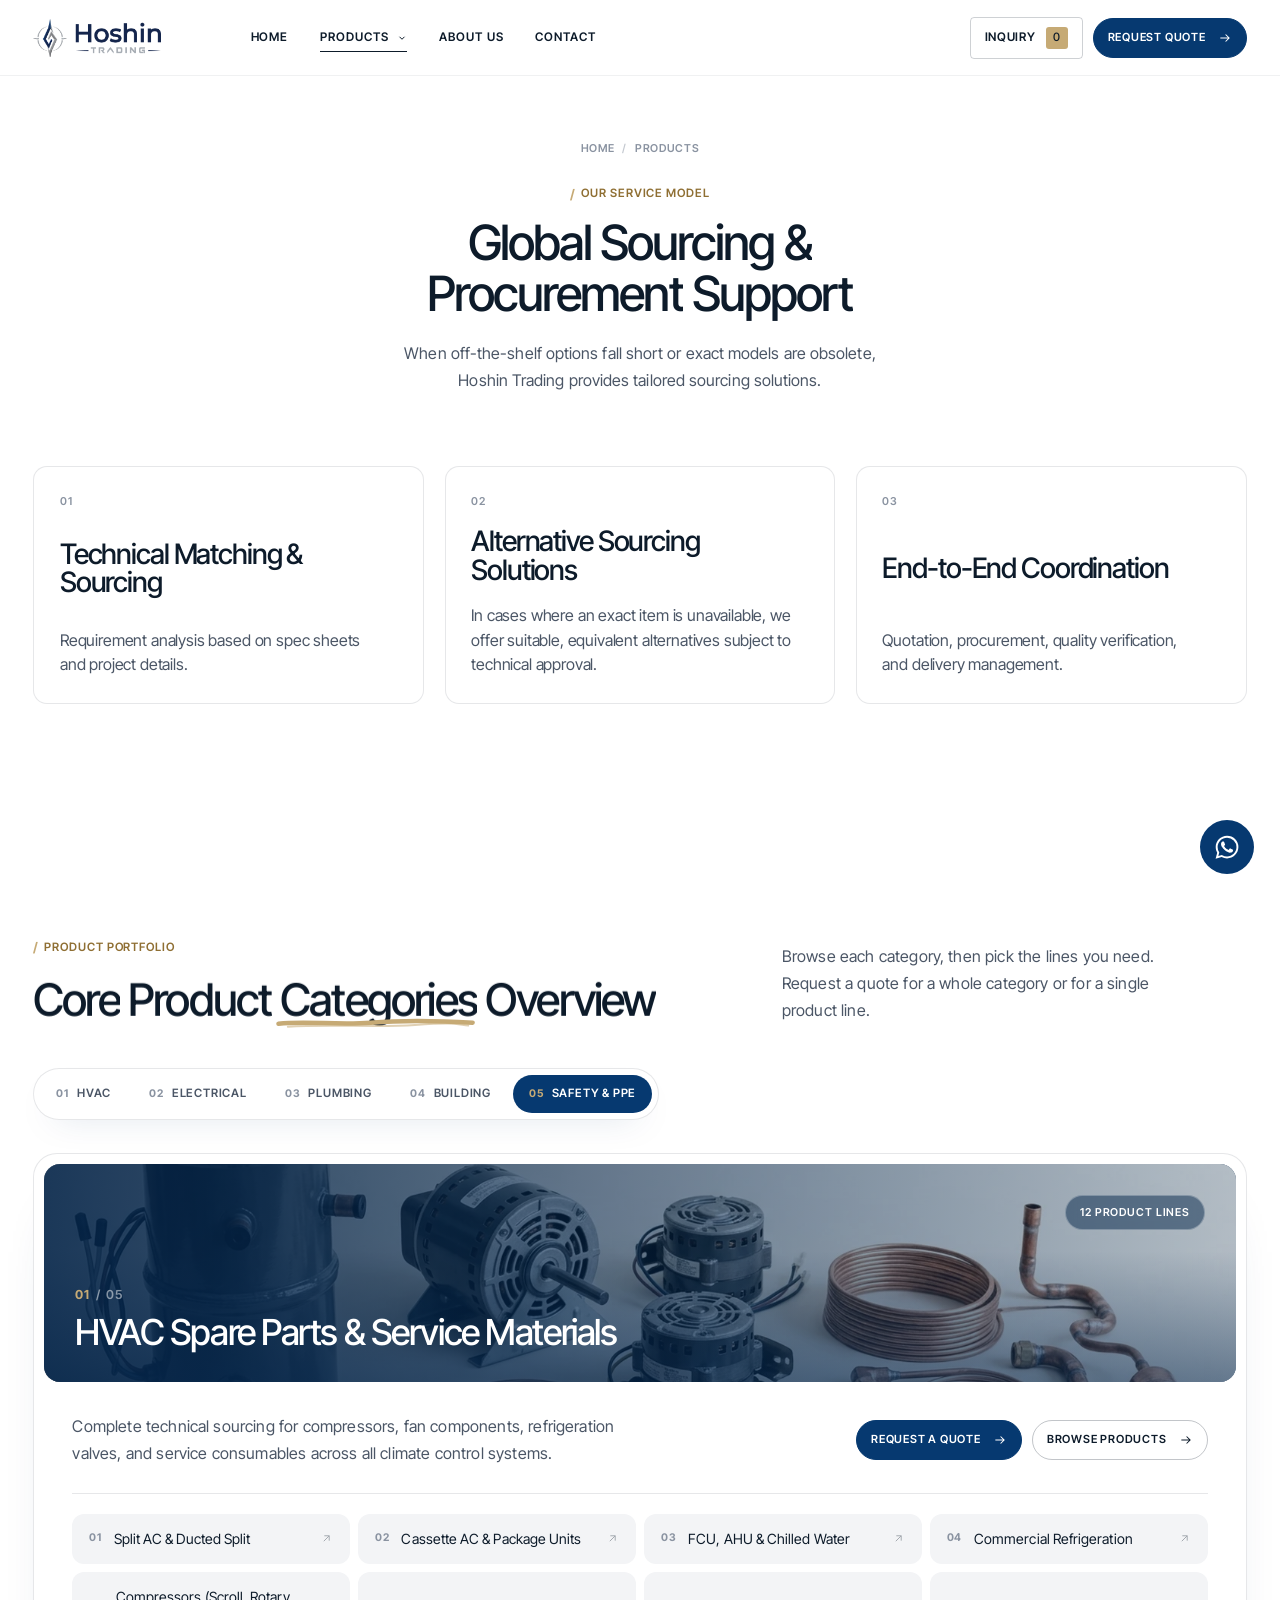
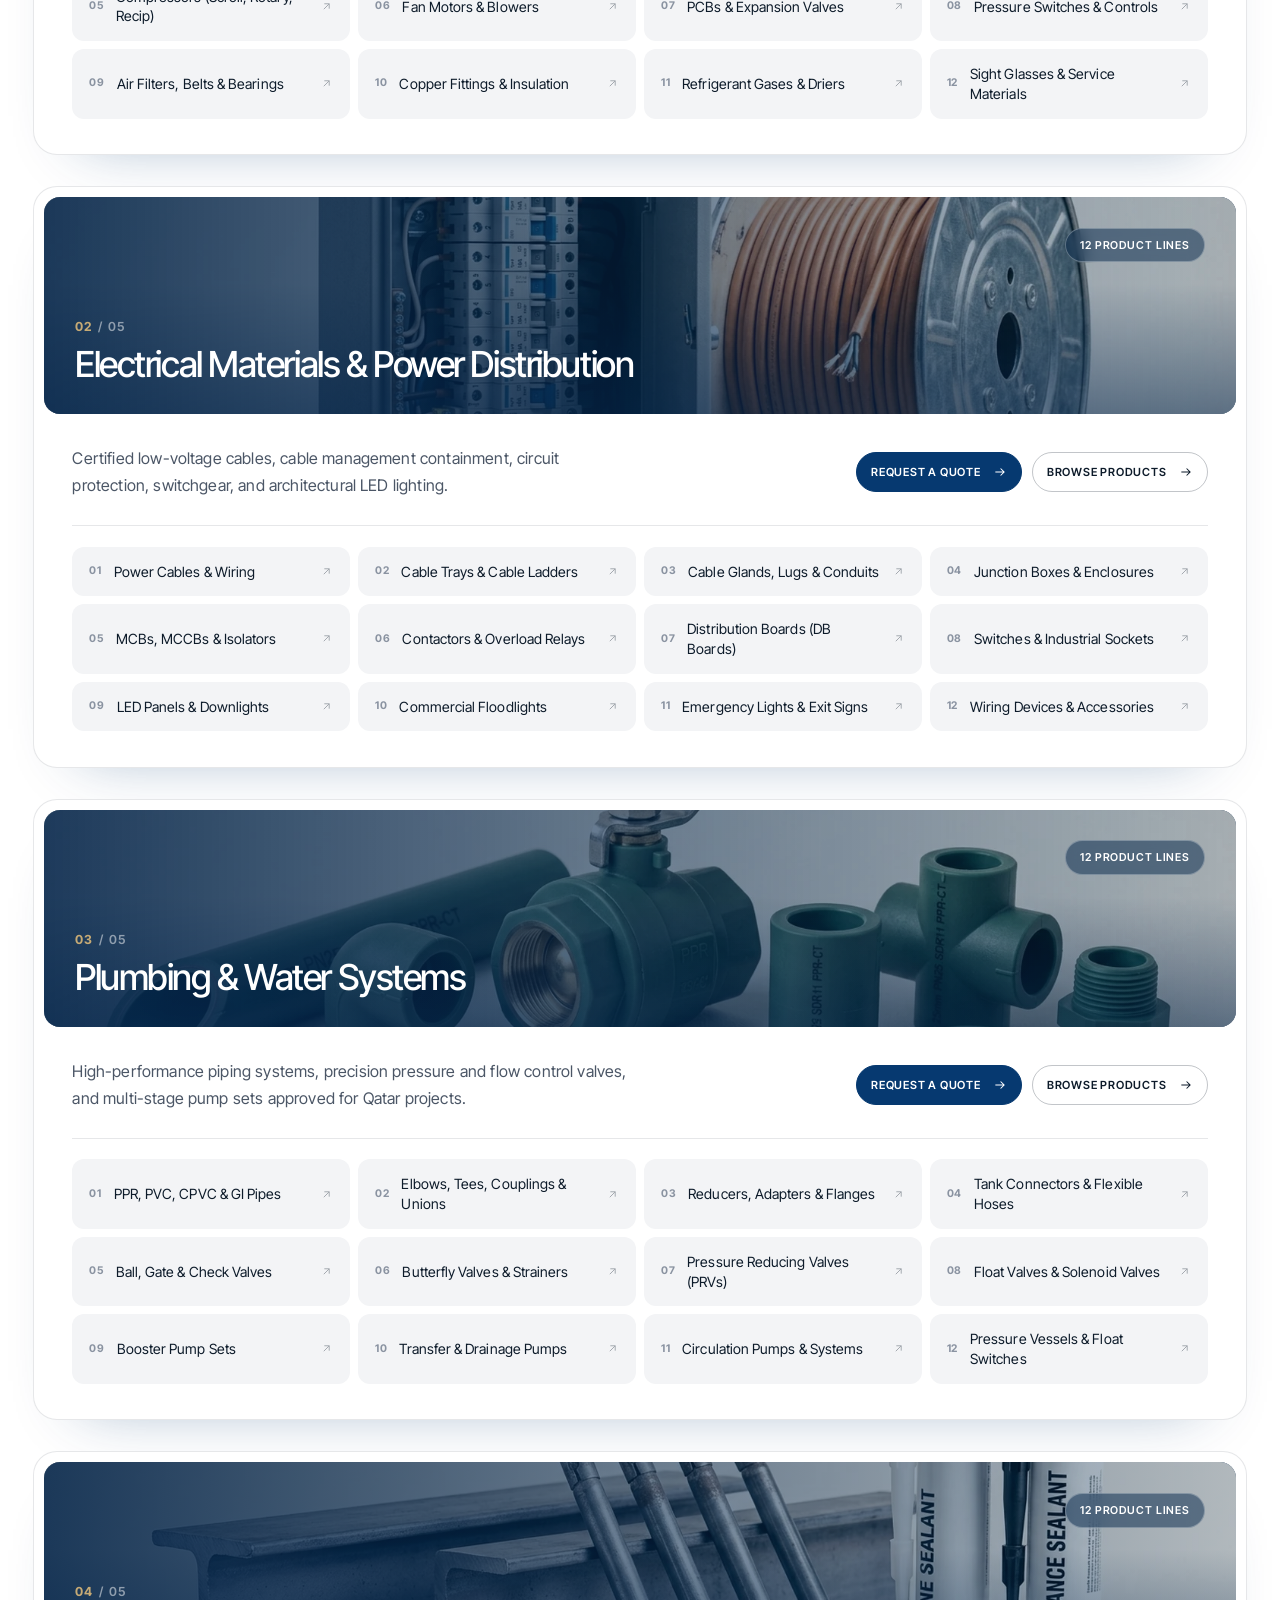
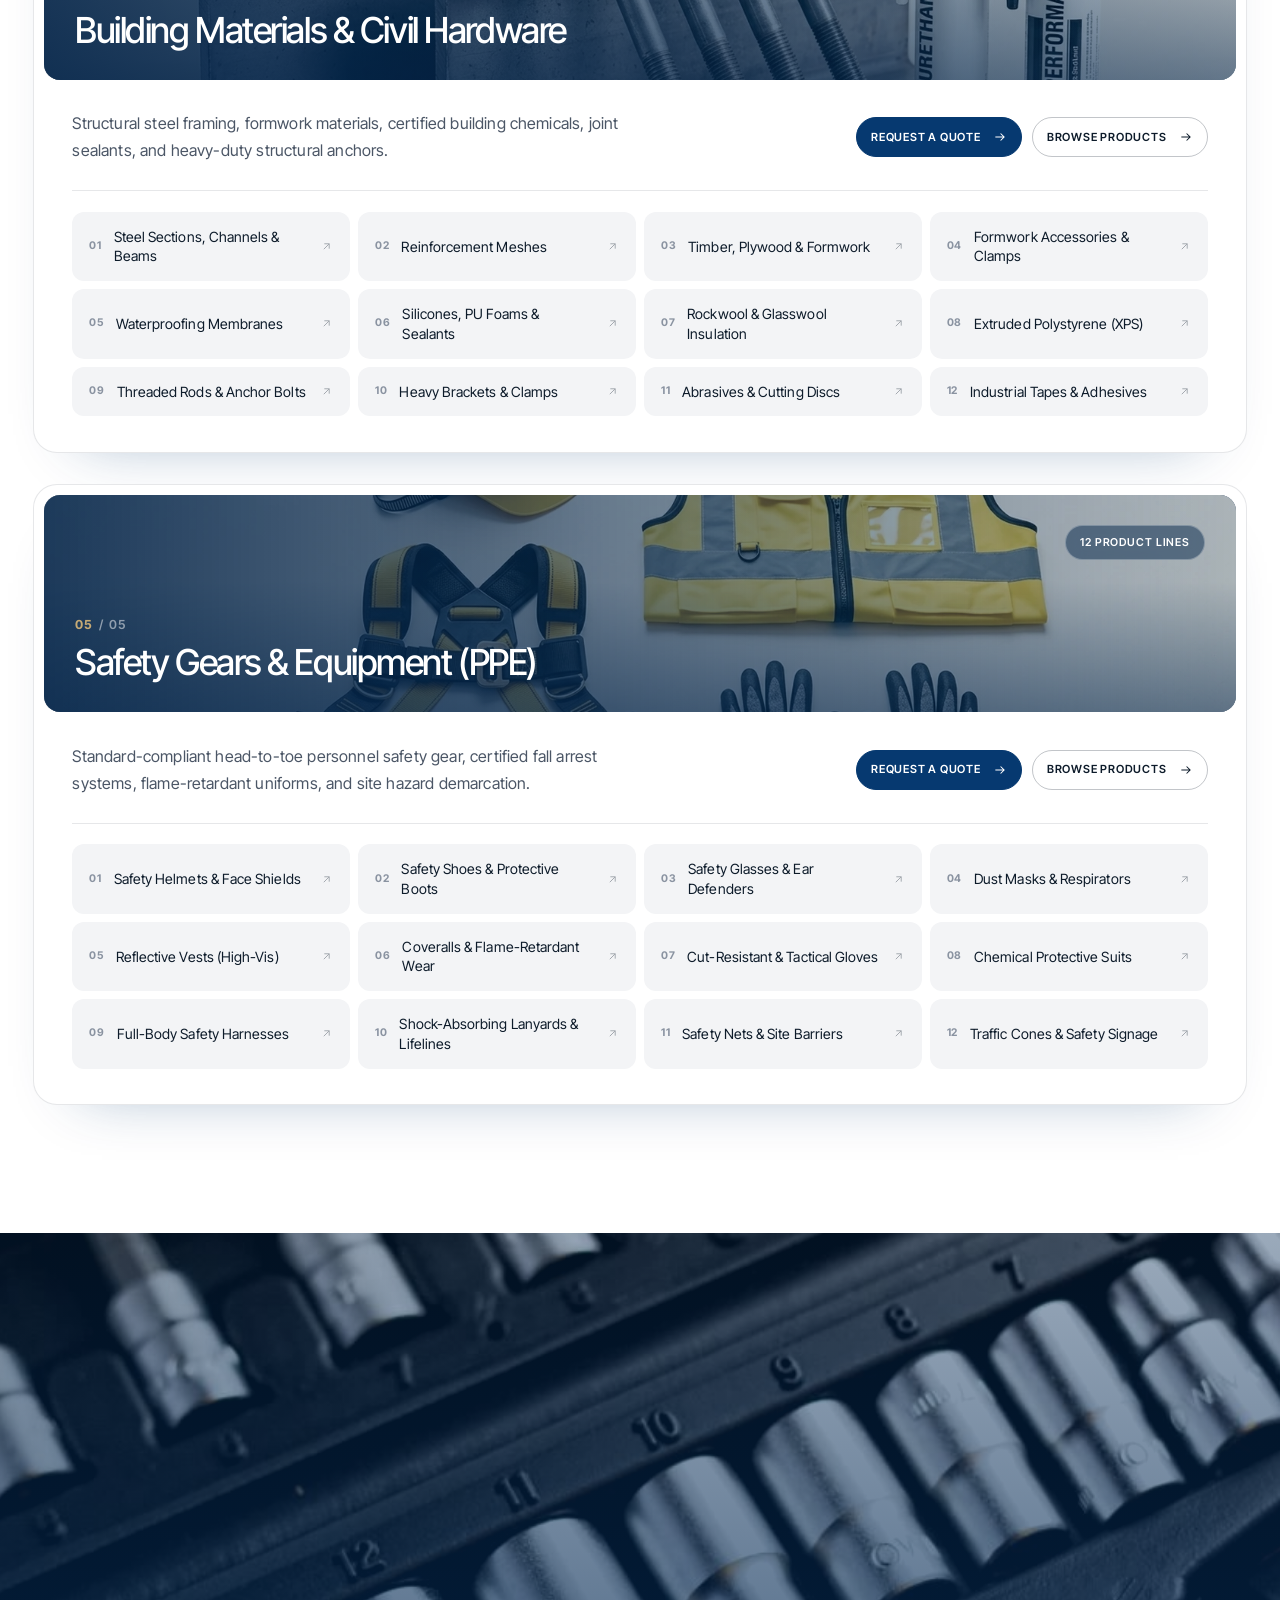
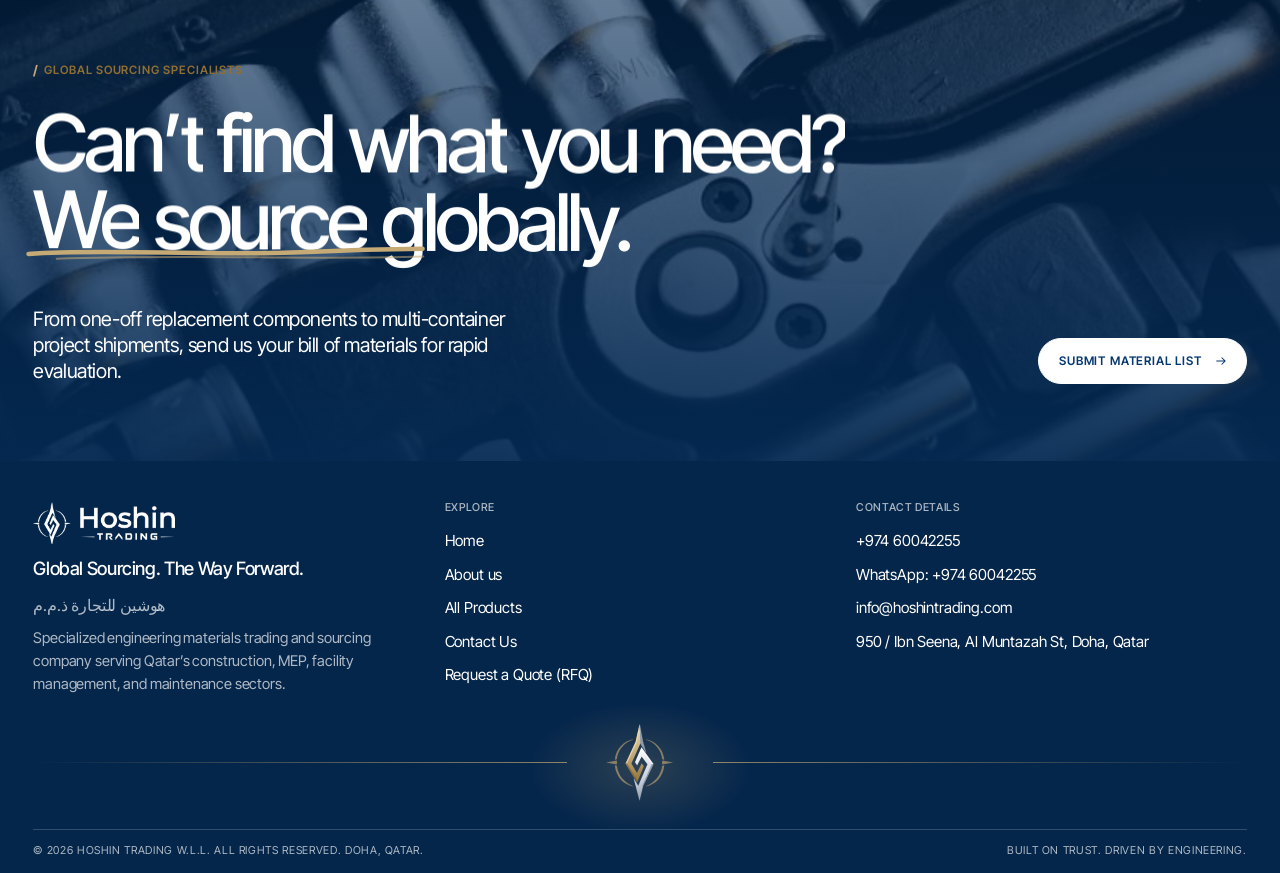
<file: products.html>
<!DOCTYPE html>
<html lang="en" class="no-js">
<head>
  <meta charset="UTF-8">
  <meta name="viewport" content="width=device-width, initial-scale=1.0">
  <title>All Products | Hoshin Trading - Engineering Supplies Doha, Qatar</title>
  <meta name="description" content="Global sourcing and procurement support for HVAC, electrical, plumbing, building materials, and safety equipment in Qatar.">
  <meta name="robots" content="index, follow">
  <meta name="theme-color" content="#f3f4f6">
  <link rel="icon" type="image/png" href="assets/logo/logo-mark.png">
  <link rel="apple-touch-icon" href="assets/logo/logo.png">
  <link rel="preconnect" href="https://fonts.googleapis.com">
  <link rel="preconnect" href="https://fonts.gstatic.com" crossorigin>
  <link rel="stylesheet" href="https://fonts.googleapis.com/css2?family=Inter+Tight:wght@400;500;600;700&display=swap">
  <link rel="stylesheet" href="css/hoshin.css?v=1792747800">
  <link rel="stylesheet" href="css/hoshin-v4.css?v=1793015596">
  <link rel="stylesheet" href="css/hoshin-axion.css?v=77">
</head>
<body class="">
  <a href="#main-content" class="skip-link">Skip to main content</a>

  <header class="h-header" id="site-header">
    <div class="h-wrap h-header__inner">
      <a href="index.html" class="h-logo" aria-label="Hoshin Trading home">
        <img class="h-logo__dark" src="assets/logo/logo-horizontal.png" alt="Hoshin Trading W.L.L." width="900" height="267">
        <img class="h-logo__light" src="assets/logo/logo-horizontal-white.png" alt="" width="900" height="267" aria-hidden="true">
      </a>
      <nav class="h-nav" aria-label="Main navigation">
        <ul style="display:flex;gap:4px">
          <li class="h-nav__item"><a class="h-nav__link" href="index.html" data-page="index.html">Home</a></li>
          <li class="h-nav__item h-nav__item--mega">
            <a class="h-nav__link" href="products.html" aria-haspopup="true" aria-expanded="false" data-page="products.html category.html">Products <svg viewBox="0 0 24 24" fill="none" stroke="currentColor" stroke-width="2.4" aria-hidden="true"><path d="m6 9 6 6 6-6"/></svg></a>
      <div class="h-mega" role="region" aria-label="Products menu">
        <div class="h-mega__inner">
          <div>
            <ul class="h-mega__cats">
<li><a class="h-mega__cat" href="category.html?cat=hvac" data-cat="hvac" data-desc="AC units, compressors, motors, fan coils, PCBs, filters, thermostats, valves and controls."><span class="h-index">01</span><span>HVAC &amp; Air Conditioning</span><svg class="" viewBox="0 0 24 24" fill="none" stroke="currentColor" stroke-width="1.8" aria-hidden="true"><path d="M4 12h15M13 6l6 6-6 6"/></svg></a></li>
<li><a class="h-mega__cat" href="category.html?cat=refrigeration" data-cat="refrigeration" data-desc="Refrigerant gases, copper fittings, filter driers, sight glasses and refrigeration accessories."><span class="h-index">02</span><span>Refrigeration &amp; Refrigerant Products</span><svg class="" viewBox="0 0 24 24" fill="none" stroke="currentColor" stroke-width="1.8" aria-hidden="true"><path d="M4 12h15M13 6l6 6-6 6"/></svg></a></li>
<li><a class="h-mega__cat" href="category.html?cat=electrical" data-cat="electrical" data-desc="Cables, switchgear, MCBs/MCCBs, conduits, distribution boards, switches, sockets and LED lighting."><span class="h-index">03</span><span>Electrical Materials &amp; Lighting</span><svg class="" viewBox="0 0 24 24" fill="none" stroke="currentColor" stroke-width="1.8" aria-hidden="true"><path d="M4 12h15M13 6l6 6-6 6"/></svg></a></li>
<li><a class="h-mega__cat" href="category.html?cat=plumbing" data-cat="plumbing" data-desc="PPR/PVC/CPVC/GI pipes, fittings, valves, pumps, pressure vessels and accessories."><span class="h-index">04</span><span>Plumbing Materials &amp; Water Systems</span><svg class="" viewBox="0 0 24 24" fill="none" stroke="currentColor" stroke-width="1.8" aria-hidden="true"><path d="M4 12h15M13 6l6 6-6 6"/></svg></a></li>
<li><a class="h-mega__cat" href="category.html?cat=building" data-cat="building" data-desc="Steel, mesh, timber, waterproofing, sealants, fasteners, insulation and site consumables."><span class="h-index">05</span><span>Building Materials &amp; Civil Supplies</span><svg class="" viewBox="0 0 24 24" fill="none" stroke="currentColor" stroke-width="1.8" aria-hidden="true"><path d="M4 12h15M13 6l6 6-6 6"/></svg></a></li>
<li><a class="h-mega__cat" href="category.html?cat=safety" data-cat="safety" data-desc="PPE, high-visibility workwear, fall protection, respiratory and hearing protection, site safety signage."><span class="h-index">06</span><span>Safety Gears &amp; Equipment</span><svg class="" viewBox="0 0 24 24" fill="none" stroke="currentColor" stroke-width="1.8" aria-hidden="true"><path d="M4 12h15M13 6l6 6-6 6"/></svg></a></li>
            </ul>
          </div>
          <div class="h-mega__panels">
<div class="h-mega__panel" data-cat="hvac"><div class="h-mega__panel-head"><p class="h-mega__panel-title">HVAC &amp; Air Conditioning</p><a class="h-link h-small" href="category.html?cat=hvac">View all <svg viewBox="0 0 24 24" fill="none" stroke="currentColor" stroke-width="1.8" aria-hidden="true"><path d="M7 17 17 7M8 7h9v9"/></svg></a></div><ul class="h-mega__subs"><li><a class="h-mega__sub" href="category.html?cat=hvac&amp;sub=Compressors%20%28Rotary%2C%20Scroll%2C%20Reciprocating%29"><span>Compressors (Rotary, Scroll, Reciprocating)</span><svg viewBox="0 0 24 24" fill="none" stroke="currentColor" stroke-width="1.8" aria-hidden="true"><path d="M7 17 17 7M8 7h9v9"/></svg></a></li><li><a class="h-mega__sub" href="category.html?cat=hvac&amp;sub=Motors%20%26%20Fan%20Components"><span>Motors &amp; Fan Components</span><svg viewBox="0 0 24 24" fill="none" stroke="currentColor" stroke-width="1.8" aria-hidden="true"><path d="M7 17 17 7M8 7h9v9"/></svg></a></li><li><a class="h-mega__sub" href="category.html?cat=hvac&amp;sub=Electrical%20Components%20%28Capacitors%2C%20Contactors%2C%20Overload%20Relays%29"><span>Electrical Components (Capacitors, Contactors, Overload Relays)</span><svg viewBox="0 0 24 24" fill="none" stroke="currentColor" stroke-width="1.8" aria-hidden="true"><path d="M7 17 17 7M8 7h9v9"/></svg></a></li><li><a class="h-mega__sub" href="category.html?cat=hvac&amp;sub=Controls%20%26%20Electronics%20%28PCBs%2C%20Thermostats%2C%20Sensors%29"><span>Controls &amp; Electronics (PCBs, Thermostats, Sensors)</span><svg viewBox="0 0 24 24" fill="none" stroke="currentColor" stroke-width="1.8" aria-hidden="true"><path d="M7 17 17 7M8 7h9v9"/></svg></a></li><li><a class="h-mega__sub" href="category.html?cat=hvac&amp;sub=Valves%20%28Expansion%2C%20Solenoid%29"><span>Valves (Expansion, Solenoid)</span><svg viewBox="0 0 24 24" fill="none" stroke="currentColor" stroke-width="1.8" aria-hidden="true"><path d="M7 17 17 7M8 7h9v9"/></svg></a></li><li><a class="h-mega__sub" href="category.html?cat=hvac&amp;sub=Maintenance%20Consumables%20%28Belts%2C%20Bearings%2C%20Insulation%29"><span>Maintenance Consumables (Belts, Bearings, Insulation)</span><svg viewBox="0 0 24 24" fill="none" stroke="currentColor" stroke-width="1.8" aria-hidden="true"><path d="M7 17 17 7M8 7h9v9"/></svg></a></li></ul></div>
<div class="h-mega__panel" data-cat="refrigeration"><div class="h-mega__panel-head"><p class="h-mega__panel-title">Refrigeration &amp; Refrigerant Products</p><a class="h-link h-small" href="category.html?cat=refrigeration">View all <svg viewBox="0 0 24 24" fill="none" stroke="currentColor" stroke-width="1.8" aria-hidden="true"><path d="M7 17 17 7M8 7h9v9"/></svg></a></div><ul class="h-mega__subs"><li><a class="h-mega__sub" href="category.html?cat=refrigeration&amp;sub=Refrigerant%20Gases"><span>Refrigerant Gases</span><svg viewBox="0 0 24 24" fill="none" stroke="currentColor" stroke-width="1.8" aria-hidden="true"><path d="M7 17 17 7M8 7h9v9"/></svg></a></li><li><a class="h-mega__sub" href="category.html?cat=refrigeration&amp;sub=Copper%20Fittings"><span>Copper Fittings</span><svg viewBox="0 0 24 24" fill="none" stroke="currentColor" stroke-width="1.8" aria-hidden="true"><path d="M7 17 17 7M8 7h9v9"/></svg></a></li><li><a class="h-mega__sub" href="category.html?cat=refrigeration&amp;sub=Filter%20Driers%20%26%20Sight%20Glasses"><span>Filter Driers &amp; Sight Glasses</span><svg viewBox="0 0 24 24" fill="none" stroke="currentColor" stroke-width="1.8" aria-hidden="true"><path d="M7 17 17 7M8 7h9v9"/></svg></a></li><li><a class="h-mega__sub" href="category.html?cat=refrigeration&amp;sub=Refrigeration%20Controls"><span>Refrigeration Controls</span><svg viewBox="0 0 24 24" fill="none" stroke="currentColor" stroke-width="1.8" aria-hidden="true"><path d="M7 17 17 7M8 7h9v9"/></svg></a></li><li><a class="h-mega__sub" href="category.html?cat=refrigeration&amp;sub=Accessories"><span>Accessories</span><svg viewBox="0 0 24 24" fill="none" stroke="currentColor" stroke-width="1.8" aria-hidden="true"><path d="M7 17 17 7M8 7h9v9"/></svg></a></li></ul></div>
<div class="h-mega__panel" data-cat="electrical"><div class="h-mega__panel-head"><p class="h-mega__panel-title">Electrical Materials &amp; Lighting</p><a class="h-link h-small" href="category.html?cat=electrical">View all <svg viewBox="0 0 24 24" fill="none" stroke="currentColor" stroke-width="1.8" aria-hidden="true"><path d="M7 17 17 7M8 7h9v9"/></svg></a></div><ul class="h-mega__subs"><li><a class="h-mega__sub" href="category.html?cat=electrical&amp;sub=Cables%20%26%20Wiring"><span>Cables &amp; Wiring</span><svg viewBox="0 0 24 24" fill="none" stroke="currentColor" stroke-width="1.8" aria-hidden="true"><path d="M7 17 17 7M8 7h9v9"/></svg></a></li><li><a class="h-mega__sub" href="category.html?cat=electrical&amp;sub=Cable%20Management%20%28Trays%2C%20Ladders%2C%20Glands%2C%20Lugs%2C%20Conduits%29"><span>Cable Management (Trays, Ladders, Glands, Lugs, Conduits)</span><svg viewBox="0 0 24 24" fill="none" stroke="currentColor" stroke-width="1.8" aria-hidden="true"><path d="M7 17 17 7M8 7h9v9"/></svg></a></li><li><a class="h-mega__sub" href="category.html?cat=electrical&amp;sub=Protection%20%26%20Switchgear%20%28MCB%2C%20MCCB%2C%20Isolators%2C%20DB%20Boards%29"><span>Protection &amp; Switchgear (MCB, MCCB, Isolators, DB Boards)</span><svg viewBox="0 0 24 24" fill="none" stroke="currentColor" stroke-width="1.8" aria-hidden="true"><path d="M7 17 17 7M8 7h9v9"/></svg></a></li><li><a class="h-mega__sub" href="category.html?cat=electrical&amp;sub=Wiring%20Devices%20%26%20Enclosures%20%28Switches%2C%20Sockets%2C%20Junction%20Boxes%29"><span>Wiring Devices &amp; Enclosures (Switches, Sockets, Junction Boxes)</span><svg viewBox="0 0 24 24" fill="none" stroke="currentColor" stroke-width="1.8" aria-hidden="true"><path d="M7 17 17 7M8 7h9v9"/></svg></a></li><li><a class="h-mega__sub" href="category.html?cat=electrical&amp;sub=Commercial%20%26%20Industrial%20Lighting%20%28LED%20Panels%2C%20Downlights%2C%20Floodlights%29"><span>Commercial &amp; Industrial Lighting (LED Panels, Downlights, Floodlights)</span><svg viewBox="0 0 24 24" fill="none" stroke="currentColor" stroke-width="1.8" aria-hidden="true"><path d="M7 17 17 7M8 7h9v9"/></svg></a></li></ul></div>
<div class="h-mega__panel" data-cat="plumbing"><div class="h-mega__panel-head"><p class="h-mega__panel-title">Plumbing Materials &amp; Water Systems</p><a class="h-link h-small" href="category.html?cat=plumbing">View all <svg viewBox="0 0 24 24" fill="none" stroke="currentColor" stroke-width="1.8" aria-hidden="true"><path d="M7 17 17 7M8 7h9v9"/></svg></a></div><ul class="h-mega__subs"><li><a class="h-mega__sub" href="category.html?cat=plumbing&amp;sub=Piping%20Systems%20%28PPR%2C%20PVC%2C%20CPVC%2C%20GI%29"><span>Piping Systems (PPR, PVC, CPVC, GI)</span><svg viewBox="0 0 24 24" fill="none" stroke="currentColor" stroke-width="1.8" aria-hidden="true"><path d="M7 17 17 7M8 7h9v9"/></svg></a></li><li><a class="h-mega__sub" href="category.html?cat=plumbing&amp;sub=Pipe%20Fittings%20%28Elbows%2C%20Tees%2C%20Couplings%2C%20Reducers%2C%20Flanges%29"><span>Pipe Fittings (Elbows, Tees, Couplings, Reducers, Flanges)</span><svg viewBox="0 0 24 24" fill="none" stroke="currentColor" stroke-width="1.8" aria-hidden="true"><path d="M7 17 17 7M8 7h9v9"/></svg></a></li><li><a class="h-mega__sub" href="category.html?cat=plumbing&amp;sub=Valves%20%28Ball%2C%20Gate%2C%20Check%2C%20Butterfly%2C%20PRVs%2C%20Float%29"><span>Valves (Ball, Gate, Check, Butterfly, PRVs, Float)</span><svg viewBox="0 0 24 24" fill="none" stroke="currentColor" stroke-width="1.8" aria-hidden="true"><path d="M7 17 17 7M8 7h9v9"/></svg></a></li><li><a class="h-mega__sub" href="category.html?cat=plumbing&amp;sub=Pumps%20%26%20Pressure%20Control%20%28Booster%2C%20Transfer%2C%20Circulation%2C%20Pressure%20Vessels%29"><span>Pumps &amp; Pressure Control (Booster, Transfer, Circulation, Pressure Vessels)</span><svg viewBox="0 0 24 24" fill="none" stroke="currentColor" stroke-width="1.8" aria-hidden="true"><path d="M7 17 17 7M8 7h9v9"/></svg></a></li><li><a class="h-mega__sub" href="category.html?cat=plumbing&amp;sub=Plumbing%20Accessories"><span>Plumbing Accessories</span><svg viewBox="0 0 24 24" fill="none" stroke="currentColor" stroke-width="1.8" aria-hidden="true"><path d="M7 17 17 7M8 7h9v9"/></svg></a></li></ul></div>
<div class="h-mega__panel" data-cat="building"><div class="h-mega__panel-head"><p class="h-mega__panel-title">Building Materials &amp; Civil Supplies</p><a class="h-link h-small" href="category.html?cat=building">View all <svg viewBox="0 0 24 24" fill="none" stroke="currentColor" stroke-width="1.8" aria-hidden="true"><path d="M7 17 17 7M8 7h9v9"/></svg></a></div><ul class="h-mega__subs"><li><a class="h-mega__sub" href="category.html?cat=building&amp;sub=Structural%20%26%20Civil%20%28Steel%2C%20Mesh%2C%20Timber%2C%20Plywood%2C%20Formwork%29"><span>Structural &amp; Civil (Steel, Mesh, Timber, Plywood, Formwork)</span><svg viewBox="0 0 24 24" fill="none" stroke="currentColor" stroke-width="1.8" aria-hidden="true"><path d="M7 17 17 7M8 7h9v9"/></svg></a></li><li><a class="h-mega__sub" href="category.html?cat=building&amp;sub=Waterproofing%20%26%20Sealants"><span>Waterproofing &amp; Sealants</span><svg viewBox="0 0 24 24" fill="none" stroke="currentColor" stroke-width="1.8" aria-hidden="true"><path d="M7 17 17 7M8 7h9v9"/></svg></a></li><li><a class="h-mega__sub" href="category.html?cat=building&amp;sub=Fasteners%20%26%20Hardware"><span>Fasteners &amp; Hardware</span><svg viewBox="0 0 24 24" fill="none" stroke="currentColor" stroke-width="1.8" aria-hidden="true"><path d="M7 17 17 7M8 7h9v9"/></svg></a></li><li><a class="h-mega__sub" href="category.html?cat=building&amp;sub=Insulation%20%28Rockwool%2C%20Glasswool%2C%20XPS%29"><span>Insulation (Rockwool, Glasswool, XPS)</span><svg viewBox="0 0 24 24" fill="none" stroke="currentColor" stroke-width="1.8" aria-hidden="true"><path d="M7 17 17 7M8 7h9v9"/></svg></a></li><li><a class="h-mega__sub" href="category.html?cat=building&amp;sub=Site%20Consumables%20%28Abrasives%2C%20Cutting%20Discs%2C%20Tapes%2C%20Adhesives%29"><span>Site Consumables (Abrasives, Cutting Discs, Tapes, Adhesives)</span><svg viewBox="0 0 24 24" fill="none" stroke="currentColor" stroke-width="1.8" aria-hidden="true"><path d="M7 17 17 7M8 7h9v9"/></svg></a></li></ul></div>
<div class="h-mega__panel" data-cat="safety"><div class="h-mega__panel-head"><p class="h-mega__panel-title">Safety Gears &amp; Equipment</p><a class="h-link h-small" href="category.html?cat=safety">View all <svg viewBox="0 0 24 24" fill="none" stroke="currentColor" stroke-width="1.8" aria-hidden="true"><path d="M7 17 17 7M8 7h9v9"/></svg></a></div><ul class="h-mega__subs"><li><a class="h-mega__sub" href="category.html?cat=safety&amp;sub=Head%20%26%20Face%20Protection"><span>Head &amp; Face Protection</span><svg viewBox="0 0 24 24" fill="none" stroke="currentColor" stroke-width="1.8" aria-hidden="true"><path d="M7 17 17 7M8 7h9v9"/></svg></a></li><li><a class="h-mega__sub" href="category.html?cat=safety&amp;sub=Eye%20%26%20Hearing%20Protection"><span>Eye &amp; Hearing Protection</span><svg viewBox="0 0 24 24" fill="none" stroke="currentColor" stroke-width="1.8" aria-hidden="true"><path d="M7 17 17 7M8 7h9v9"/></svg></a></li><li><a class="h-mega__sub" href="category.html?cat=safety&amp;sub=Respiratory%20Protection"><span>Respiratory Protection</span><svg viewBox="0 0 24 24" fill="none" stroke="currentColor" stroke-width="1.8" aria-hidden="true"><path d="M7 17 17 7M8 7h9v9"/></svg></a></li><li><a class="h-mega__sub" href="category.html?cat=safety&amp;sub=Body%20Protection%20%26%20Workwear"><span>Body Protection &amp; Workwear</span><svg viewBox="0 0 24 24" fill="none" stroke="currentColor" stroke-width="1.8" aria-hidden="true"><path d="M7 17 17 7M8 7h9v9"/></svg></a></li><li><a class="h-mega__sub" href="category.html?cat=safety&amp;sub=Hand%20%26%20Foot%20Protection"><span>Hand &amp; Foot Protection</span><svg viewBox="0 0 24 24" fill="none" stroke="currentColor" stroke-width="1.8" aria-hidden="true"><path d="M7 17 17 7M8 7h9v9"/></svg></a></li><li><a class="h-mega__sub" href="category.html?cat=safety&amp;sub=Fall%20Protection%20%26%20Site%20Security"><span>Fall Protection &amp; Site Security</span><svg viewBox="0 0 24 24" fill="none" stroke="currentColor" stroke-width="1.8" aria-hidden="true"><path d="M7 17 17 7M8 7h9v9"/></svg></a></li></ul></div>
          </div>
          <div class="h-mega__foot">
            <span></span>
            <a class="h-link" href="products.html">All Products <svg viewBox="0 0 24 24" fill="none" stroke="currentColor" stroke-width="1.8" aria-hidden="true"><path d="M7 17 17 7M8 7h9v9"/></svg></a>
          </div>
        </div>
      </div>
          </li>
          <li class="h-nav__item"><a class="h-nav__link" href="about.html" data-page="about.html">About us</a></li>
          <li class="h-nav__item"><a class="h-nav__link" href="contact.html" data-page="contact.html">Contact</a></li>
        </ul>
      </nav>
      <div class="h-header__actions">
        <a href="rfq.html" class="h-inquiry" aria-label="View inquiry list">
          <span class="h-inquiry__label">Inquiry</span>
          <span class="h-inquiry__count js-inquiry-count">0</span>
        </a>
        <a href="rfq.html" class="h-btn h-btn--sm"><span class="h-btn__txt"><span>Request Quote</span><span aria-hidden="true">Request Quote</span></span><svg class="h-btn__arrow" viewBox="0 0 24 24" fill="none" stroke="currentColor" stroke-width="1.8" aria-hidden="true"><path d="M4 12h15M13 6l6 6-6 6"/></svg></a>
        <button class="h-burger" type="button" aria-label="Menu" aria-expanded="false" aria-controls="mobile-menu"><span></span><span></span></button>
      </div>
    </div>
  </header>
  <div class="h-scrim" aria-hidden="true"></div>
  <div class="h-mobile" id="mobile-menu" aria-label="Mobile navigation">
    <ul class="h-mobile__list">
      <li><a class="h-mobile__link" href="index.html">Home</a></li>
      <li>
        <button class="h-mobile__toggle" type="button" aria-expanded="false" aria-controls="m-products">Products <svg viewBox="0 0 24 24" fill="none" stroke="currentColor" stroke-width="1.6" aria-hidden="true"><path d="M12 5v14M5 12h14"/></svg></button>
        <div class="h-mobile__sub" id="m-products">
          <div class="h-mobile__cat"><a href="products.html"><span>All Products</span><span class="h-index">ALL</span></a></div>
          <div class="h-mobile__cat"><a href="category.html?cat=hvac"><span>HVAC &amp; Air Conditioning</span><span class="h-index">01</span></a></div>
          <div class="h-mobile__cat"><a href="category.html?cat=refrigeration"><span>Refrigeration &amp; Refrigerant Products</span><span class="h-index">02</span></a></div>
          <div class="h-mobile__cat"><a href="category.html?cat=electrical"><span>Electrical Materials &amp; Lighting</span><span class="h-index">03</span></a></div>
          <div class="h-mobile__cat"><a href="category.html?cat=plumbing"><span>Plumbing Materials &amp; Water Systems</span><span class="h-index">04</span></a></div>
          <div class="h-mobile__cat"><a href="category.html?cat=building"><span>Building Materials &amp; Civil Supplies</span><span class="h-index">05</span></a></div>
          <div class="h-mobile__cat"><a href="category.html?cat=safety"><span>Safety Gears &amp; Equipment</span><span class="h-index">06</span></a></div>
        </div>
      </li>
      <li><a class="h-mobile__link" href="about.html">About us</a></li>
      <li><a class="h-mobile__link" href="contact.html">Contact</a></li>
    </ul>
    <div class="h-mobile__actions">
      <a href="rfq.html" class="h-btn h-btn--block"><span class="h-btn__txt"><span>Request Quote</span><span aria-hidden="true">Request Quote</span></span><svg class="h-btn__arrow" viewBox="0 0 24 24" fill="none" stroke="currentColor" stroke-width="1.8" aria-hidden="true"><path d="M4 12h15M13 6l6 6-6 6"/></svg></a>
      <a href="rfq.html" class="h-btn h-btn--ghost h-btn--block"><span class="h-btn__txt"><span>Inquiry List (<span class="js-inquiry-count">0</span>)</span></span></a>
    </div>
    <div class="h-mobile__meta">
      <a href="tel:+97460042255">+974 60042255</a>
      <a href="mailto:info@hoshintrading.com">info@hoshintrading.com</a>
      <span>950 / Ibn Seena, Al Muntazah St, Doha, Qatar</span>
    </div>
  </div>

  <main id="main-content">

    <section class="v-pagehead">
      <div class="h-wrap v-pagehead__in">
        <nav class="h-crumbs" aria-label="Breadcrumb"><a href="index.html">Home</a><span aria-hidden="true">/</span><span>Products</span></nav>
        <p class="h-label">Our Service Model</p>
        <h1 class="v-pagehead__title" data-split data-split-now>Global Sourcing &amp; Procurement Support</h1>
        <p class="v-pagehead__lead" data-reveal data-delay="0.2">When off-the-shelf options fall short or exact models are obsolete, Hoshin Trading provides tailored sourcing solutions.</p>
      </div>
    </section>

    <section class="h-section h-section--tight-top">
      <div class="h-wrap">
        <div class="h-service">
          <article class="h-service__item" data-reveal data-delay="0.00">
            <span class="h-index">01</span>
            <h3>Technical Matching &amp; Sourcing</h3>
            <p>Requirement analysis based on spec sheets and project details.</p>
          </article>
          <article class="h-service__item" data-reveal data-delay="0.08">
            <span class="h-index">02</span>
            <h3>Alternative Sourcing Solutions</h3>
            <p>In cases where an exact item is unavailable, we offer suitable, equivalent alternatives subject to technical approval.</p>
          </article>
          <article class="h-service__item" data-reveal data-delay="0.16">
            <span class="h-index">03</span>
            <h3>End-to-End Coordination</h3>
            <p>Quotation, procurement, quality verification, and delivery management.</p>
          </article>
        </div>
      </div>
    </section>

    <section class="h-section h-section--tight-top v-catalog" id="categories-overview">
      <div class="h-wrap">
        <div class="v-catalog__top">
          <div>
            <p class="h-label">Product Portfolio</p>
            <h2 class="h-h2 v-catalog__title" data-split>Core Product <span class="h-ul">Categories</span> Overview</h2>
          </div>
          <p class="v-catalog__intro" data-reveal>Browse each category, then pick the lines you need. Request a quote for a whole category or for a single product line.</p>
        </div>
        <nav class="v-catnav" aria-label="Product categories">
          <a class="v-catnav__link" href="#hvac"><span>01</span>HVAC</a><a class="v-catnav__link" href="#electrical"><span>02</span>Electrical</a><a class="v-catnav__link" href="#plumbing"><span>03</span>Plumbing</a><a class="v-catnav__link" href="#building"><span>04</span>Building</a><a class="v-catnav__link" href="#safety"><span>05</span>Safety & PPE</a>
        </nav>
        <div class="v-catalog__list">
          <article class="v-pcat" id="hvac" data-reveal>
            <header class="v-pcat__banner">
              <img src="assets/images/categories/hvac-category.webp" alt="HVAC Spare Parts and Service Materials — category image" width="1024" height="683" loading="lazy">
              <div class="v-pcat__banner-in">
                <span class="v-pcat__num">01<small>/ 05</small></span>
                <h3 class="v-pcat__name">HVAC Spare Parts &amp; Service Materials</h3>
              </div>
              <span class="v-pcat__count">12 product lines</span>
            </header>
            <div class="v-pcat__body">
              <div class="v-pcat__intro">
                <p class="v-pcat__desc">Complete technical sourcing for compressors, fan components, refrigeration valves, and service consumables across all climate control systems.</p>
                <div class="v-pcat__actions">
                <a href="rfq.html?cat=hvac" class="h-btn h-btn--sm"><span class="h-btn__txt"><span>Request a Quote</span><span aria-hidden="true">Request a Quote</span></span><svg class="h-btn__arrow" viewBox="0 0 24 24" fill="none" stroke="currentColor" stroke-width="1.8" aria-hidden="true"><path d="M4 12h15M13 6l6 6-6 6"/></svg></a>
                <a href="category.html?cat=hvac" class="h-btn h-btn--sm h-btn--ghost"><span class="h-btn__txt"><span>Browse Products</span><span aria-hidden="true">Browse Products</span></span><svg class="h-btn__arrow" viewBox="0 0 24 24" fill="none" stroke="currentColor" stroke-width="1.8" aria-hidden="true"><path d="M4 12h15M13 6l6 6-6 6"/></svg></a>
                </div>
              </div>
              <ul class="v-pcat__subs"><li><a class="v-pcat__sub" href="rfq.html?item=Split%20AC%20%26%20Ducted%20Split&amp;cat=hvac"><span class="v-pcat__sub-i">01</span><span class="v-pcat__sub-t">Split AC &amp; Ducted Split</span><svg viewBox="0 0 24 24" fill="none" stroke="currentColor" stroke-width="1.8" aria-hidden="true"><path d="M7 17 17 7M8 7h9v9"/></svg></a></li><li><a class="v-pcat__sub" href="rfq.html?item=Cassette%20AC%20%26%20Package%20Units&amp;cat=hvac"><span class="v-pcat__sub-i">02</span><span class="v-pcat__sub-t">Cassette AC &amp; Package Units</span><svg viewBox="0 0 24 24" fill="none" stroke="currentColor" stroke-width="1.8" aria-hidden="true"><path d="M7 17 17 7M8 7h9v9"/></svg></a></li><li><a class="v-pcat__sub" href="rfq.html?item=FCU%2C%20AHU%20%26%20Chilled%20Water&amp;cat=hvac"><span class="v-pcat__sub-i">03</span><span class="v-pcat__sub-t">FCU, AHU &amp; Chilled Water</span><svg viewBox="0 0 24 24" fill="none" stroke="currentColor" stroke-width="1.8" aria-hidden="true"><path d="M7 17 17 7M8 7h9v9"/></svg></a></li><li><a class="v-pcat__sub" href="rfq.html?item=Commercial%20Refrigeration&amp;cat=hvac"><span class="v-pcat__sub-i">04</span><span class="v-pcat__sub-t">Commercial Refrigeration</span><svg viewBox="0 0 24 24" fill="none" stroke="currentColor" stroke-width="1.8" aria-hidden="true"><path d="M7 17 17 7M8 7h9v9"/></svg></a></li><li><a class="v-pcat__sub" href="rfq.html?item=Compressors%20%28Scroll%2C%20Rotary%2C%20Recip%29&amp;cat=hvac"><span class="v-pcat__sub-i">05</span><span class="v-pcat__sub-t">Compressors (Scroll, Rotary, Recip)</span><svg viewBox="0 0 24 24" fill="none" stroke="currentColor" stroke-width="1.8" aria-hidden="true"><path d="M7 17 17 7M8 7h9v9"/></svg></a></li><li><a class="v-pcat__sub" href="rfq.html?item=Fan%20Motors%20%26%20Blowers&amp;cat=hvac"><span class="v-pcat__sub-i">06</span><span class="v-pcat__sub-t">Fan Motors &amp; Blowers</span><svg viewBox="0 0 24 24" fill="none" stroke="currentColor" stroke-width="1.8" aria-hidden="true"><path d="M7 17 17 7M8 7h9v9"/></svg></a></li><li><a class="v-pcat__sub" href="rfq.html?item=PCBs%20%26%20Expansion%20Valves&amp;cat=hvac"><span class="v-pcat__sub-i">07</span><span class="v-pcat__sub-t">PCBs &amp; Expansion Valves</span><svg viewBox="0 0 24 24" fill="none" stroke="currentColor" stroke-width="1.8" aria-hidden="true"><path d="M7 17 17 7M8 7h9v9"/></svg></a></li><li><a class="v-pcat__sub" href="rfq.html?item=Pressure%20Switches%20%26%20Controls&amp;cat=hvac"><span class="v-pcat__sub-i">08</span><span class="v-pcat__sub-t">Pressure Switches &amp; Controls</span><svg viewBox="0 0 24 24" fill="none" stroke="currentColor" stroke-width="1.8" aria-hidden="true"><path d="M7 17 17 7M8 7h9v9"/></svg></a></li><li><a class="v-pcat__sub" href="rfq.html?item=Air%20Filters%2C%20Belts%20%26%20Bearings&amp;cat=hvac"><span class="v-pcat__sub-i">09</span><span class="v-pcat__sub-t">Air Filters, Belts &amp; Bearings</span><svg viewBox="0 0 24 24" fill="none" stroke="currentColor" stroke-width="1.8" aria-hidden="true"><path d="M7 17 17 7M8 7h9v9"/></svg></a></li><li><a class="v-pcat__sub" href="rfq.html?item=Copper%20Fittings%20%26%20Insulation&amp;cat=hvac"><span class="v-pcat__sub-i">10</span><span class="v-pcat__sub-t">Copper Fittings &amp; Insulation</span><svg viewBox="0 0 24 24" fill="none" stroke="currentColor" stroke-width="1.8" aria-hidden="true"><path d="M7 17 17 7M8 7h9v9"/></svg></a></li><li><a class="v-pcat__sub" href="rfq.html?item=Refrigerant%20Gases%20%26%20Driers&amp;cat=hvac"><span class="v-pcat__sub-i">11</span><span class="v-pcat__sub-t">Refrigerant Gases &amp; Driers</span><svg viewBox="0 0 24 24" fill="none" stroke="currentColor" stroke-width="1.8" aria-hidden="true"><path d="M7 17 17 7M8 7h9v9"/></svg></a></li><li><a class="v-pcat__sub" href="rfq.html?item=Sight%20Glasses%20%26%20Service%20Materials&amp;cat=hvac"><span class="v-pcat__sub-i">12</span><span class="v-pcat__sub-t">Sight Glasses &amp; Service Materials</span><svg viewBox="0 0 24 24" fill="none" stroke="currentColor" stroke-width="1.8" aria-hidden="true"><path d="M7 17 17 7M8 7h9v9"/></svg></a></li></ul>
            </div>
          </article>
          <article class="v-pcat" id="electrical" data-reveal>
            <header class="v-pcat__banner">
              <img src="assets/images/categories/electrical-category.webp" alt="Electrical Materials and Power Distribution — category image" width="1024" height="683" loading="lazy">
              <div class="v-pcat__banner-in">
                <span class="v-pcat__num">02<small>/ 05</small></span>
                <h3 class="v-pcat__name">Electrical Materials &amp; Power Distribution</h3>
              </div>
              <span class="v-pcat__count">12 product lines</span>
            </header>
            <div class="v-pcat__body">
              <div class="v-pcat__intro">
                <p class="v-pcat__desc">Certified low-voltage cables, cable management containment, circuit protection, switchgear, and architectural LED lighting.</p>
                <div class="v-pcat__actions">
                <a href="rfq.html?cat=electrical" class="h-btn h-btn--sm"><span class="h-btn__txt"><span>Request a Quote</span><span aria-hidden="true">Request a Quote</span></span><svg class="h-btn__arrow" viewBox="0 0 24 24" fill="none" stroke="currentColor" stroke-width="1.8" aria-hidden="true"><path d="M4 12h15M13 6l6 6-6 6"/></svg></a>
                <a href="category.html?cat=electrical" class="h-btn h-btn--sm h-btn--ghost"><span class="h-btn__txt"><span>Browse Products</span><span aria-hidden="true">Browse Products</span></span><svg class="h-btn__arrow" viewBox="0 0 24 24" fill="none" stroke="currentColor" stroke-width="1.8" aria-hidden="true"><path d="M4 12h15M13 6l6 6-6 6"/></svg></a>
                </div>
              </div>
              <ul class="v-pcat__subs"><li><a class="v-pcat__sub" href="rfq.html?item=Power%20Cables%20%26%20Wiring&amp;cat=electrical"><span class="v-pcat__sub-i">01</span><span class="v-pcat__sub-t">Power Cables &amp; Wiring</span><svg viewBox="0 0 24 24" fill="none" stroke="currentColor" stroke-width="1.8" aria-hidden="true"><path d="M7 17 17 7M8 7h9v9"/></svg></a></li><li><a class="v-pcat__sub" href="rfq.html?item=Cable%20Trays%20%26%20Cable%20Ladders&amp;cat=electrical"><span class="v-pcat__sub-i">02</span><span class="v-pcat__sub-t">Cable Trays &amp; Cable Ladders</span><svg viewBox="0 0 24 24" fill="none" stroke="currentColor" stroke-width="1.8" aria-hidden="true"><path d="M7 17 17 7M8 7h9v9"/></svg></a></li><li><a class="v-pcat__sub" href="rfq.html?item=Cable%20Glands%2C%20Lugs%20%26%20Conduits&amp;cat=electrical"><span class="v-pcat__sub-i">03</span><span class="v-pcat__sub-t">Cable Glands, Lugs &amp; Conduits</span><svg viewBox="0 0 24 24" fill="none" stroke="currentColor" stroke-width="1.8" aria-hidden="true"><path d="M7 17 17 7M8 7h9v9"/></svg></a></li><li><a class="v-pcat__sub" href="rfq.html?item=Junction%20Boxes%20%26%20Enclosures&amp;cat=electrical"><span class="v-pcat__sub-i">04</span><span class="v-pcat__sub-t">Junction Boxes &amp; Enclosures</span><svg viewBox="0 0 24 24" fill="none" stroke="currentColor" stroke-width="1.8" aria-hidden="true"><path d="M7 17 17 7M8 7h9v9"/></svg></a></li><li><a class="v-pcat__sub" href="rfq.html?item=MCBs%2C%20MCCBs%20%26%20Isolators&amp;cat=electrical"><span class="v-pcat__sub-i">05</span><span class="v-pcat__sub-t">MCBs, MCCBs &amp; Isolators</span><svg viewBox="0 0 24 24" fill="none" stroke="currentColor" stroke-width="1.8" aria-hidden="true"><path d="M7 17 17 7M8 7h9v9"/></svg></a></li><li><a class="v-pcat__sub" href="rfq.html?item=Contactors%20%26%20Overload%20Relays&amp;cat=electrical"><span class="v-pcat__sub-i">06</span><span class="v-pcat__sub-t">Contactors &amp; Overload Relays</span><svg viewBox="0 0 24 24" fill="none" stroke="currentColor" stroke-width="1.8" aria-hidden="true"><path d="M7 17 17 7M8 7h9v9"/></svg></a></li><li><a class="v-pcat__sub" href="rfq.html?item=Distribution%20Boards%20%28DB%20Boards%29&amp;cat=electrical"><span class="v-pcat__sub-i">07</span><span class="v-pcat__sub-t">Distribution Boards (DB Boards)</span><svg viewBox="0 0 24 24" fill="none" stroke="currentColor" stroke-width="1.8" aria-hidden="true"><path d="M7 17 17 7M8 7h9v9"/></svg></a></li><li><a class="v-pcat__sub" href="rfq.html?item=Switches%20%26%20Industrial%20Sockets&amp;cat=electrical"><span class="v-pcat__sub-i">08</span><span class="v-pcat__sub-t">Switches &amp; Industrial Sockets</span><svg viewBox="0 0 24 24" fill="none" stroke="currentColor" stroke-width="1.8" aria-hidden="true"><path d="M7 17 17 7M8 7h9v9"/></svg></a></li><li><a class="v-pcat__sub" href="rfq.html?item=LED%20Panels%20%26%20Downlights&amp;cat=electrical"><span class="v-pcat__sub-i">09</span><span class="v-pcat__sub-t">LED Panels &amp; Downlights</span><svg viewBox="0 0 24 24" fill="none" stroke="currentColor" stroke-width="1.8" aria-hidden="true"><path d="M7 17 17 7M8 7h9v9"/></svg></a></li><li><a class="v-pcat__sub" href="rfq.html?item=Commercial%20Floodlights&amp;cat=electrical"><span class="v-pcat__sub-i">10</span><span class="v-pcat__sub-t">Commercial Floodlights</span><svg viewBox="0 0 24 24" fill="none" stroke="currentColor" stroke-width="1.8" aria-hidden="true"><path d="M7 17 17 7M8 7h9v9"/></svg></a></li><li><a class="v-pcat__sub" href="rfq.html?item=Emergency%20Lights%20%26%20Exit%20Signs&amp;cat=electrical"><span class="v-pcat__sub-i">11</span><span class="v-pcat__sub-t">Emergency Lights &amp; Exit Signs</span><svg viewBox="0 0 24 24" fill="none" stroke="currentColor" stroke-width="1.8" aria-hidden="true"><path d="M7 17 17 7M8 7h9v9"/></svg></a></li><li><a class="v-pcat__sub" href="rfq.html?item=Wiring%20Devices%20%26%20Accessories&amp;cat=electrical"><span class="v-pcat__sub-i">12</span><span class="v-pcat__sub-t">Wiring Devices &amp; Accessories</span><svg viewBox="0 0 24 24" fill="none" stroke="currentColor" stroke-width="1.8" aria-hidden="true"><path d="M7 17 17 7M8 7h9v9"/></svg></a></li></ul>
            </div>
          </article>
          <article class="v-pcat" id="plumbing" data-reveal>
            <header class="v-pcat__banner">
              <img src="assets/images/categories/plumbing-category.webp" alt="Plumbing and Water Systems — category image" width="1024" height="683" loading="lazy">
              <div class="v-pcat__banner-in">
                <span class="v-pcat__num">03<small>/ 05</small></span>
                <h3 class="v-pcat__name">Plumbing &amp; Water Systems</h3>
              </div>
              <span class="v-pcat__count">12 product lines</span>
            </header>
            <div class="v-pcat__body">
              <div class="v-pcat__intro">
                <p class="v-pcat__desc">High-performance piping systems, precision pressure and flow control valves, and multi-stage pump sets approved for Qatar projects.</p>
                <div class="v-pcat__actions">
                <a href="rfq.html?cat=plumbing" class="h-btn h-btn--sm"><span class="h-btn__txt"><span>Request a Quote</span><span aria-hidden="true">Request a Quote</span></span><svg class="h-btn__arrow" viewBox="0 0 24 24" fill="none" stroke="currentColor" stroke-width="1.8" aria-hidden="true"><path d="M4 12h15M13 6l6 6-6 6"/></svg></a>
                <a href="category.html?cat=plumbing" class="h-btn h-btn--sm h-btn--ghost"><span class="h-btn__txt"><span>Browse Products</span><span aria-hidden="true">Browse Products</span></span><svg class="h-btn__arrow" viewBox="0 0 24 24" fill="none" stroke="currentColor" stroke-width="1.8" aria-hidden="true"><path d="M4 12h15M13 6l6 6-6 6"/></svg></a>
                </div>
              </div>
              <ul class="v-pcat__subs"><li><a class="v-pcat__sub" href="rfq.html?item=PPR%2C%20PVC%2C%20CPVC%20%26%20GI%20Pipes&amp;cat=plumbing"><span class="v-pcat__sub-i">01</span><span class="v-pcat__sub-t">PPR, PVC, CPVC &amp; GI Pipes</span><svg viewBox="0 0 24 24" fill="none" stroke="currentColor" stroke-width="1.8" aria-hidden="true"><path d="M7 17 17 7M8 7h9v9"/></svg></a></li><li><a class="v-pcat__sub" href="rfq.html?item=Elbows%2C%20Tees%2C%20Couplings%20%26%20Unions&amp;cat=plumbing"><span class="v-pcat__sub-i">02</span><span class="v-pcat__sub-t">Elbows, Tees, Couplings &amp; Unions</span><svg viewBox="0 0 24 24" fill="none" stroke="currentColor" stroke-width="1.8" aria-hidden="true"><path d="M7 17 17 7M8 7h9v9"/></svg></a></li><li><a class="v-pcat__sub" href="rfq.html?item=Reducers%2C%20Adapters%20%26%20Flanges&amp;cat=plumbing"><span class="v-pcat__sub-i">03</span><span class="v-pcat__sub-t">Reducers, Adapters &amp; Flanges</span><svg viewBox="0 0 24 24" fill="none" stroke="currentColor" stroke-width="1.8" aria-hidden="true"><path d="M7 17 17 7M8 7h9v9"/></svg></a></li><li><a class="v-pcat__sub" href="rfq.html?item=Tank%20Connectors%20%26%20Flexible%20Hoses&amp;cat=plumbing"><span class="v-pcat__sub-i">04</span><span class="v-pcat__sub-t">Tank Connectors &amp; Flexible Hoses</span><svg viewBox="0 0 24 24" fill="none" stroke="currentColor" stroke-width="1.8" aria-hidden="true"><path d="M7 17 17 7M8 7h9v9"/></svg></a></li><li><a class="v-pcat__sub" href="rfq.html?item=Ball%2C%20Gate%20%26%20Check%20Valves&amp;cat=plumbing"><span class="v-pcat__sub-i">05</span><span class="v-pcat__sub-t">Ball, Gate &amp; Check Valves</span><svg viewBox="0 0 24 24" fill="none" stroke="currentColor" stroke-width="1.8" aria-hidden="true"><path d="M7 17 17 7M8 7h9v9"/></svg></a></li><li><a class="v-pcat__sub" href="rfq.html?item=Butterfly%20Valves%20%26%20Strainers&amp;cat=plumbing"><span class="v-pcat__sub-i">06</span><span class="v-pcat__sub-t">Butterfly Valves &amp; Strainers</span><svg viewBox="0 0 24 24" fill="none" stroke="currentColor" stroke-width="1.8" aria-hidden="true"><path d="M7 17 17 7M8 7h9v9"/></svg></a></li><li><a class="v-pcat__sub" href="rfq.html?item=Pressure%20Reducing%20Valves%20%28PRVs%29&amp;cat=plumbing"><span class="v-pcat__sub-i">07</span><span class="v-pcat__sub-t">Pressure Reducing Valves (PRVs)</span><svg viewBox="0 0 24 24" fill="none" stroke="currentColor" stroke-width="1.8" aria-hidden="true"><path d="M7 17 17 7M8 7h9v9"/></svg></a></li><li><a class="v-pcat__sub" href="rfq.html?item=Float%20Valves%20%26%20Solenoid%20Valves&amp;cat=plumbing"><span class="v-pcat__sub-i">08</span><span class="v-pcat__sub-t">Float Valves &amp; Solenoid Valves</span><svg viewBox="0 0 24 24" fill="none" stroke="currentColor" stroke-width="1.8" aria-hidden="true"><path d="M7 17 17 7M8 7h9v9"/></svg></a></li><li><a class="v-pcat__sub" href="rfq.html?item=Booster%20Pump%20Sets&amp;cat=plumbing"><span class="v-pcat__sub-i">09</span><span class="v-pcat__sub-t">Booster Pump Sets</span><svg viewBox="0 0 24 24" fill="none" stroke="currentColor" stroke-width="1.8" aria-hidden="true"><path d="M7 17 17 7M8 7h9v9"/></svg></a></li><li><a class="v-pcat__sub" href="rfq.html?item=Transfer%20%26%20Drainage%20Pumps&amp;cat=plumbing"><span class="v-pcat__sub-i">10</span><span class="v-pcat__sub-t">Transfer &amp; Drainage Pumps</span><svg viewBox="0 0 24 24" fill="none" stroke="currentColor" stroke-width="1.8" aria-hidden="true"><path d="M7 17 17 7M8 7h9v9"/></svg></a></li><li><a class="v-pcat__sub" href="rfq.html?item=Circulation%20Pumps%20%26%20Systems&amp;cat=plumbing"><span class="v-pcat__sub-i">11</span><span class="v-pcat__sub-t">Circulation Pumps &amp; Systems</span><svg viewBox="0 0 24 24" fill="none" stroke="currentColor" stroke-width="1.8" aria-hidden="true"><path d="M7 17 17 7M8 7h9v9"/></svg></a></li><li><a class="v-pcat__sub" href="rfq.html?item=Pressure%20Vessels%20%26%20Float%20Switches&amp;cat=plumbing"><span class="v-pcat__sub-i">12</span><span class="v-pcat__sub-t">Pressure Vessels &amp; Float Switches</span><svg viewBox="0 0 24 24" fill="none" stroke="currentColor" stroke-width="1.8" aria-hidden="true"><path d="M7 17 17 7M8 7h9v9"/></svg></a></li></ul>
            </div>
          </article>
          <article class="v-pcat" id="building" data-reveal>
            <header class="v-pcat__banner">
              <img src="assets/images/categories/building-category.webp" alt="Building Materials and Civil Hardware — category image" width="1024" height="683" loading="lazy">
              <div class="v-pcat__banner-in">
                <span class="v-pcat__num">04<small>/ 05</small></span>
                <h3 class="v-pcat__name">Building Materials &amp; Civil Hardware</h3>
              </div>
              <span class="v-pcat__count">12 product lines</span>
            </header>
            <div class="v-pcat__body">
              <div class="v-pcat__intro">
                <p class="v-pcat__desc">Structural steel framing, formwork materials, certified building chemicals, joint sealants, and heavy-duty structural anchors.</p>
                <div class="v-pcat__actions">
                <a href="rfq.html?cat=building" class="h-btn h-btn--sm"><span class="h-btn__txt"><span>Request a Quote</span><span aria-hidden="true">Request a Quote</span></span><svg class="h-btn__arrow" viewBox="0 0 24 24" fill="none" stroke="currentColor" stroke-width="1.8" aria-hidden="true"><path d="M4 12h15M13 6l6 6-6 6"/></svg></a>
                <a href="category.html?cat=building" class="h-btn h-btn--sm h-btn--ghost"><span class="h-btn__txt"><span>Browse Products</span><span aria-hidden="true">Browse Products</span></span><svg class="h-btn__arrow" viewBox="0 0 24 24" fill="none" stroke="currentColor" stroke-width="1.8" aria-hidden="true"><path d="M4 12h15M13 6l6 6-6 6"/></svg></a>
                </div>
              </div>
              <ul class="v-pcat__subs"><li><a class="v-pcat__sub" href="rfq.html?item=Steel%20Sections%2C%20Channels%20%26%20Beams&amp;cat=building"><span class="v-pcat__sub-i">01</span><span class="v-pcat__sub-t">Steel Sections, Channels &amp; Beams</span><svg viewBox="0 0 24 24" fill="none" stroke="currentColor" stroke-width="1.8" aria-hidden="true"><path d="M7 17 17 7M8 7h9v9"/></svg></a></li><li><a class="v-pcat__sub" href="rfq.html?item=Reinforcement%20Meshes&amp;cat=building"><span class="v-pcat__sub-i">02</span><span class="v-pcat__sub-t">Reinforcement Meshes</span><svg viewBox="0 0 24 24" fill="none" stroke="currentColor" stroke-width="1.8" aria-hidden="true"><path d="M7 17 17 7M8 7h9v9"/></svg></a></li><li><a class="v-pcat__sub" href="rfq.html?item=Timber%2C%20Plywood%20%26%20Formwork&amp;cat=building"><span class="v-pcat__sub-i">03</span><span class="v-pcat__sub-t">Timber, Plywood &amp; Formwork</span><svg viewBox="0 0 24 24" fill="none" stroke="currentColor" stroke-width="1.8" aria-hidden="true"><path d="M7 17 17 7M8 7h9v9"/></svg></a></li><li><a class="v-pcat__sub" href="rfq.html?item=Formwork%20Accessories%20%26%20Clamps&amp;cat=building"><span class="v-pcat__sub-i">04</span><span class="v-pcat__sub-t">Formwork Accessories &amp; Clamps</span><svg viewBox="0 0 24 24" fill="none" stroke="currentColor" stroke-width="1.8" aria-hidden="true"><path d="M7 17 17 7M8 7h9v9"/></svg></a></li><li><a class="v-pcat__sub" href="rfq.html?item=Waterproofing%20Membranes&amp;cat=building"><span class="v-pcat__sub-i">05</span><span class="v-pcat__sub-t">Waterproofing Membranes</span><svg viewBox="0 0 24 24" fill="none" stroke="currentColor" stroke-width="1.8" aria-hidden="true"><path d="M7 17 17 7M8 7h9v9"/></svg></a></li><li><a class="v-pcat__sub" href="rfq.html?item=Silicones%2C%20PU%20Foams%20%26%20Sealants&amp;cat=building"><span class="v-pcat__sub-i">06</span><span class="v-pcat__sub-t">Silicones, PU Foams &amp; Sealants</span><svg viewBox="0 0 24 24" fill="none" stroke="currentColor" stroke-width="1.8" aria-hidden="true"><path d="M7 17 17 7M8 7h9v9"/></svg></a></li><li><a class="v-pcat__sub" href="rfq.html?item=Rockwool%20%26%20Glasswool%20Insulation&amp;cat=building"><span class="v-pcat__sub-i">07</span><span class="v-pcat__sub-t">Rockwool &amp; Glasswool Insulation</span><svg viewBox="0 0 24 24" fill="none" stroke="currentColor" stroke-width="1.8" aria-hidden="true"><path d="M7 17 17 7M8 7h9v9"/></svg></a></li><li><a class="v-pcat__sub" href="rfq.html?item=Extruded%20Polystyrene%20%28XPS%29&amp;cat=building"><span class="v-pcat__sub-i">08</span><span class="v-pcat__sub-t">Extruded Polystyrene (XPS)</span><svg viewBox="0 0 24 24" fill="none" stroke="currentColor" stroke-width="1.8" aria-hidden="true"><path d="M7 17 17 7M8 7h9v9"/></svg></a></li><li><a class="v-pcat__sub" href="rfq.html?item=Threaded%20Rods%20%26%20Anchor%20Bolts&amp;cat=building"><span class="v-pcat__sub-i">09</span><span class="v-pcat__sub-t">Threaded Rods &amp; Anchor Bolts</span><svg viewBox="0 0 24 24" fill="none" stroke="currentColor" stroke-width="1.8" aria-hidden="true"><path d="M7 17 17 7M8 7h9v9"/></svg></a></li><li><a class="v-pcat__sub" href="rfq.html?item=Heavy%20Brackets%20%26%20Clamps&amp;cat=building"><span class="v-pcat__sub-i">10</span><span class="v-pcat__sub-t">Heavy Brackets &amp; Clamps</span><svg viewBox="0 0 24 24" fill="none" stroke="currentColor" stroke-width="1.8" aria-hidden="true"><path d="M7 17 17 7M8 7h9v9"/></svg></a></li><li><a class="v-pcat__sub" href="rfq.html?item=Abrasives%20%26%20Cutting%20Discs&amp;cat=building"><span class="v-pcat__sub-i">11</span><span class="v-pcat__sub-t">Abrasives &amp; Cutting Discs</span><svg viewBox="0 0 24 24" fill="none" stroke="currentColor" stroke-width="1.8" aria-hidden="true"><path d="M7 17 17 7M8 7h9v9"/></svg></a></li><li><a class="v-pcat__sub" href="rfq.html?item=Industrial%20Tapes%20%26%20Adhesives&amp;cat=building"><span class="v-pcat__sub-i">12</span><span class="v-pcat__sub-t">Industrial Tapes &amp; Adhesives</span><svg viewBox="0 0 24 24" fill="none" stroke="currentColor" stroke-width="1.8" aria-hidden="true"><path d="M7 17 17 7M8 7h9v9"/></svg></a></li></ul>
            </div>
          </article>
          <article class="v-pcat" id="safety" data-reveal>
            <header class="v-pcat__banner">
              <img src="assets/images/categories/safety-category.webp" alt="Safety Gears and Equipment (PPE) — category image" width="1024" height="683" loading="lazy">
              <div class="v-pcat__banner-in">
                <span class="v-pcat__num">05<small>/ 05</small></span>
                <h3 class="v-pcat__name">Safety Gears &amp; Equipment (PPE)</h3>
              </div>
              <span class="v-pcat__count">12 product lines</span>
            </header>
            <div class="v-pcat__body">
              <div class="v-pcat__intro">
                <p class="v-pcat__desc">Standard-compliant head-to-toe personnel safety gear, certified fall arrest systems, flame-retardant uniforms, and site hazard demarcation.</p>
                <div class="v-pcat__actions">
                <a href="rfq.html?cat=safety" class="h-btn h-btn--sm"><span class="h-btn__txt"><span>Request a Quote</span><span aria-hidden="true">Request a Quote</span></span><svg class="h-btn__arrow" viewBox="0 0 24 24" fill="none" stroke="currentColor" stroke-width="1.8" aria-hidden="true"><path d="M4 12h15M13 6l6 6-6 6"/></svg></a>
                <a href="category.html?cat=safety" class="h-btn h-btn--sm h-btn--ghost"><span class="h-btn__txt"><span>Browse Products</span><span aria-hidden="true">Browse Products</span></span><svg class="h-btn__arrow" viewBox="0 0 24 24" fill="none" stroke="currentColor" stroke-width="1.8" aria-hidden="true"><path d="M4 12h15M13 6l6 6-6 6"/></svg></a>
                </div>
              </div>
              <ul class="v-pcat__subs"><li><a class="v-pcat__sub" href="rfq.html?item=Safety%20Helmets%20%26%20Face%20Shields&amp;cat=safety"><span class="v-pcat__sub-i">01</span><span class="v-pcat__sub-t">Safety Helmets &amp; Face Shields</span><svg viewBox="0 0 24 24" fill="none" stroke="currentColor" stroke-width="1.8" aria-hidden="true"><path d="M7 17 17 7M8 7h9v9"/></svg></a></li><li><a class="v-pcat__sub" href="rfq.html?item=Safety%20Shoes%20%26%20Protective%20Boots&amp;cat=safety"><span class="v-pcat__sub-i">02</span><span class="v-pcat__sub-t">Safety Shoes &amp; Protective Boots</span><svg viewBox="0 0 24 24" fill="none" stroke="currentColor" stroke-width="1.8" aria-hidden="true"><path d="M7 17 17 7M8 7h9v9"/></svg></a></li><li><a class="v-pcat__sub" href="rfq.html?item=Safety%20Glasses%20%26%20Ear%20Defenders&amp;cat=safety"><span class="v-pcat__sub-i">03</span><span class="v-pcat__sub-t">Safety Glasses &amp; Ear Defenders</span><svg viewBox="0 0 24 24" fill="none" stroke="currentColor" stroke-width="1.8" aria-hidden="true"><path d="M7 17 17 7M8 7h9v9"/></svg></a></li><li><a class="v-pcat__sub" href="rfq.html?item=Dust%20Masks%20%26%20Respirators&amp;cat=safety"><span class="v-pcat__sub-i">04</span><span class="v-pcat__sub-t">Dust Masks &amp; Respirators</span><svg viewBox="0 0 24 24" fill="none" stroke="currentColor" stroke-width="1.8" aria-hidden="true"><path d="M7 17 17 7M8 7h9v9"/></svg></a></li><li><a class="v-pcat__sub" href="rfq.html?item=Reflective%20Vests%20%28High-Vis%29&amp;cat=safety"><span class="v-pcat__sub-i">05</span><span class="v-pcat__sub-t">Reflective Vests (High-Vis)</span><svg viewBox="0 0 24 24" fill="none" stroke="currentColor" stroke-width="1.8" aria-hidden="true"><path d="M7 17 17 7M8 7h9v9"/></svg></a></li><li><a class="v-pcat__sub" href="rfq.html?item=Coveralls%20%26%20Flame-Retardant%20Wear&amp;cat=safety"><span class="v-pcat__sub-i">06</span><span class="v-pcat__sub-t">Coveralls &amp; Flame-Retardant Wear</span><svg viewBox="0 0 24 24" fill="none" stroke="currentColor" stroke-width="1.8" aria-hidden="true"><path d="M7 17 17 7M8 7h9v9"/></svg></a></li><li><a class="v-pcat__sub" href="rfq.html?item=Cut-Resistant%20%26%20Tactical%20Gloves&amp;cat=safety"><span class="v-pcat__sub-i">07</span><span class="v-pcat__sub-t">Cut-Resistant &amp; Tactical Gloves</span><svg viewBox="0 0 24 24" fill="none" stroke="currentColor" stroke-width="1.8" aria-hidden="true"><path d="M7 17 17 7M8 7h9v9"/></svg></a></li><li><a class="v-pcat__sub" href="rfq.html?item=Chemical%20Protective%20Suits&amp;cat=safety"><span class="v-pcat__sub-i">08</span><span class="v-pcat__sub-t">Chemical Protective Suits</span><svg viewBox="0 0 24 24" fill="none" stroke="currentColor" stroke-width="1.8" aria-hidden="true"><path d="M7 17 17 7M8 7h9v9"/></svg></a></li><li><a class="v-pcat__sub" href="rfq.html?item=Full-Body%20Safety%20Harnesses&amp;cat=safety"><span class="v-pcat__sub-i">09</span><span class="v-pcat__sub-t">Full-Body Safety Harnesses</span><svg viewBox="0 0 24 24" fill="none" stroke="currentColor" stroke-width="1.8" aria-hidden="true"><path d="M7 17 17 7M8 7h9v9"/></svg></a></li><li><a class="v-pcat__sub" href="rfq.html?item=Shock-Absorbing%20Lanyards%20%26%20Lifelines&amp;cat=safety"><span class="v-pcat__sub-i">10</span><span class="v-pcat__sub-t">Shock-Absorbing Lanyards &amp; Lifelines</span><svg viewBox="0 0 24 24" fill="none" stroke="currentColor" stroke-width="1.8" aria-hidden="true"><path d="M7 17 17 7M8 7h9v9"/></svg></a></li><li><a class="v-pcat__sub" href="rfq.html?item=Safety%20Nets%20%26%20Site%20Barriers&amp;cat=safety"><span class="v-pcat__sub-i">11</span><span class="v-pcat__sub-t">Safety Nets &amp; Site Barriers</span><svg viewBox="0 0 24 24" fill="none" stroke="currentColor" stroke-width="1.8" aria-hidden="true"><path d="M7 17 17 7M8 7h9v9"/></svg></a></li><li><a class="v-pcat__sub" href="rfq.html?item=Traffic%20Cones%20%26%20Safety%20Signage&amp;cat=safety"><span class="v-pcat__sub-i">12</span><span class="v-pcat__sub-t">Traffic Cones &amp; Safety Signage</span><svg viewBox="0 0 24 24" fill="none" stroke="currentColor" stroke-width="1.8" aria-hidden="true"><path d="M7 17 17 7M8 7h9v9"/></svg></a></li></ul>
            </div>
          </article>
        </div>
      </div>
    </section>


    <section class="h-cta">
      <div class="h-cta__bg" data-parallax="14"><img src="assets/images/v3/tools-sockets.jpg" alt="" loading="lazy" width="1024" height="650"></div>
      <div class="h-wrap h-cta__inner">
        <p class="h-label" style="color:var(--on-dark-muted);margin-bottom:28px">Global Sourcing Specialists</p>
        <div class="h-grid"><h2 class="h-cta__title" data-split>Can&rsquo;t find what you need? <span class="h-ul">We source globally.</span></h2></div>
        <div class="h-grid h-cta__row">
          <p class="h-cta__copy" data-reveal>From one-off replacement components to multi-container project shipments, send us your bill of materials for rapid evaluation.</p>
          <div class="h-cta__action" data-reveal><a href="contact.html" class="h-btn h-btn--light"><span class="h-btn__txt"><span>Submit Material List</span><span aria-hidden="true">Submit Material List</span></span><svg class="h-btn__arrow" viewBox="0 0 24 24" fill="none" stroke="currentColor" stroke-width="1.8" aria-hidden="true"><path d="M4 12h15M13 6l6 6-6 6"/></svg></a></div>
        </div>
      </div>
    </section>
  </main>

  <footer class="h-footer">
    <div class="h-wrap">
      <div class="h-grid h-footer__top">
        <div class="h-footer__brand">
          <img src="assets/logo/logo-horizontal-white.png" alt="Hoshin Trading" width="900" height="267" loading="lazy">
          <p class="tagline">Global Sourcing. The Way Forward.</p>
          <p class="arabic" lang="ar" dir="rtl">هوشين للتجارة ذ.م.م</p>
          <p class="desc">Specialized engineering materials trading and sourcing company serving Qatar&rsquo;s construction, MEP, facility management, and maintenance sectors.</p>
        </div>
        <div class="h-footer__col">
          <h4>Explore</h4>
          <a href="index.html">Home</a>
          <a href="about.html">About us</a>
          <a href="products.html">All Products</a>
          <a href="contact.html">Contact Us</a>
          <a href="rfq.html">Request a Quote (RFQ)</a>
        </div>
        <div class="h-footer__col h-footer__col--end">
          <h4>Contact Details</h4>
          <a href="tel:+97460042255">+974 60042255</a>
          <a href="https://wa.me/97460042255" target="_blank" rel="noopener noreferrer">WhatsApp: +974 60042255</a>
          <a href="mailto:info@hoshintrading.com">info@hoshintrading.com</a>
          <span>950 / Ibn Seena, Al Muntazah St, Doha, Qatar</span>
        </div>
      </div>
      <div class="ax-fmark" aria-hidden="true" data-ax-fmark>
        <span class="ax-fmark__line"></span>
        <svg class="ax-fmark__svg" viewBox="100 -10 1340 1490" fill="none">
          <defs>
            <linearGradient id="axfGold" x1="500" y1="0" x2="850" y2="1118" gradientUnits="userSpaceOnUse"><stop offset="0" stop-color="#f6e7c1"/><stop offset=".5" stop-color="#c6aa75"/><stop offset="1" stop-color="#8f6f33"/></linearGradient>
            <linearGradient id="axfSilver" x1="660" y1="447" x2="1038" y2="1470" gradientUnits="userSpaceOnUse"><stop offset="0" stop-color="#ffffff"/><stop offset=".55" stop-color="#cdd5e0"/><stop offset="1" stop-color="#7f8ca0"/></linearGradient>
            <linearGradient id="axfSheen" x1="0" y1="0" x2="1" y2="0"><stop offset="0" stop-color="#fff" stop-opacity="0"/><stop offset=".5" stop-color="#fff" stop-opacity=".75"/><stop offset="1" stop-color="#fff" stop-opacity="0"/></linearGradient>
            <clipPath id="axfClip"><polygon points="770,0 793,348 610,758 720,945 812,755 850,808 722,1118 500,758 695,335"/><polygon points="774,6 835,330 895,545 786,368"/><polygon points="808,447 1038,768 835,1197 770,1470 660,1052 745,1190 925,770 810,620 723,792 685,733"/></clipPath>
          </defs>
          <g class="ax-fmark__tilt"><g class="ax-fmark__ring" fill="#c6aa75" fill-opacity=".62"><path d="M645,288C470,320 310,470 290,682L330,672C350,490 480,345 640,296Z"/><path d="M895,288C1070,320 1230,470 1250,682L1210,672C1190,490 1060,345 900,296Z"/><path d="M645,1200C470,1170 310,1020 290,790L332,800C350,980 480,1130 640,1190Z"/><path d="M895,1200C1070,1170 1230,1020 1250,790L1208,800C1190,980 1060,1130 900,1190Z"/><polygon points="120,738 328,698 335,738 328,776"/><polygon points="1420,738 1212,698 1205,738 1212,776"/></g></g>
          <g class="ax-fmark__needle">
            <polygon class="ax-fmark__shard" points="770,0 793,348 610,758 720,945 812,755 850,808 722,1118 500,758 695,335" fill="url(#axfGold)" stroke="#e2cb9b"/>
            <polygon class="ax-fmark__shard" points="774,6 835,330 895,545 786,368" fill="#8f9bad" stroke="#cdd5e0"/>
            <polygon class="ax-fmark__shard" points="808,447 1038,768 835,1197 770,1470 660,1052 745,1190 925,770 810,620 723,792 685,733" fill="url(#axfSilver)" stroke="#ffffff"/>
            <g class="ax-fmark__facets">
              <polygon points="770,0 695,335 500,758 528,758 718,340" fill="#fbf1d8"/>
              <polygon points="500,758 528,758 732,1090 722,1118" fill="#6f5526"/>
              <polygon points="808,447 1038,768 1005,765 808,487" fill="#ffffff"/>
              <polygon points="808,447 808,487 700,735 685,733" fill="#ffffff"/>
              <polygon points="1038,768 1005,768 820,1197 835,1197" fill="#5d697b"/>
            </g>
          </g>
          <g clip-path="url(#axfClip)"><rect class="ax-fmark__sheen" x="-300" y="-10" width="260" height="1490" fill="url(#axfSheen)"/></g>
        </svg>
        <span class="ax-fmark__line"></span>
      </div>
    </div>
    <div class="h-wrap">
      <div class="h-footer__bottom">
        <span>&copy; <span data-year>2026</span> Hoshin Trading W.L.L. All rights reserved. Doha, Qatar.</span>
        <span>Built on trust. Driven by engineering.</span>
      </div>
    </div>
  </footer>

  <a href="https://wa.me/97460042255" class="h-wa" target="_blank" rel="noopener noreferrer" aria-label="Chat with our team on WhatsApp">
    <svg viewBox="0 0 24 24" fill="currentColor" aria-hidden="true"><path d="M17.47 14.38c-.3-.15-1.75-.86-2.02-.96-.27-.1-.47-.15-.67.15-.2.3-.77.96-.94 1.16-.17.2-.35.22-.64.07-.3-.15-1.25-.46-2.39-1.47-.88-.79-1.48-1.76-1.65-2.06-.17-.3-.02-.46.13-.6.13-.13.3-.35.45-.52.15-.17.2-.3.3-.5.1-.2.05-.37-.02-.52-.08-.15-.67-1.62-.92-2.22-.24-.58-.49-.5-.67-.51h-.57c-.2 0-.52.07-.79.37-.27.3-1.04 1.02-1.04 2.48s1.07 2.88 1.21 3.08c.15.2 2.1 3.2 5.08 4.49.71.31 1.26.49 1.69.63.71.23 1.36.2 1.87.12.57-.08 1.75-.72 2-1.41.25-.69.25-1.29.17-1.41-.07-.12-.27-.2-.57-.35M12.05 21.5h-.01a9.4 9.4 0 0 1-4.8-1.32l-.34-.2-3.57.94.95-3.48-.22-.36a9.38 9.38 0 0 1-1.44-5.01c0-5.19 4.23-9.42 9.43-9.42a9.37 9.37 0 0 1 9.42 9.43c0 5.2-4.23 9.42-9.42 9.42m8.02-17.44A11.27 11.27 0 0 0 12.05.75C5.8.75.7 5.84.7 12.1c0 2 .52 3.95 1.52 5.67L.6 23.65l6.02-1.58a11.33 11.33 0 0 0 5.42 1.38h.01c6.25 0 11.34-5.09 11.35-11.34a11.27 11.27 0 0 0-3.32-8.03"/></svg>
  </a>

  <script src="js/lenis.min.js" defer></script>
  <script src="js/gsap.min.js" defer></script>
  <script src="js/ScrollTrigger.min.js" defer></script>
  <script src="js/inquiry.js?v=1792732574"></script>
  <script src="js/hoshin-axion.js?v=7"></script>
  <script src="js/site.js?v=1793008123" defer></script>
</body>
</html>
</file>
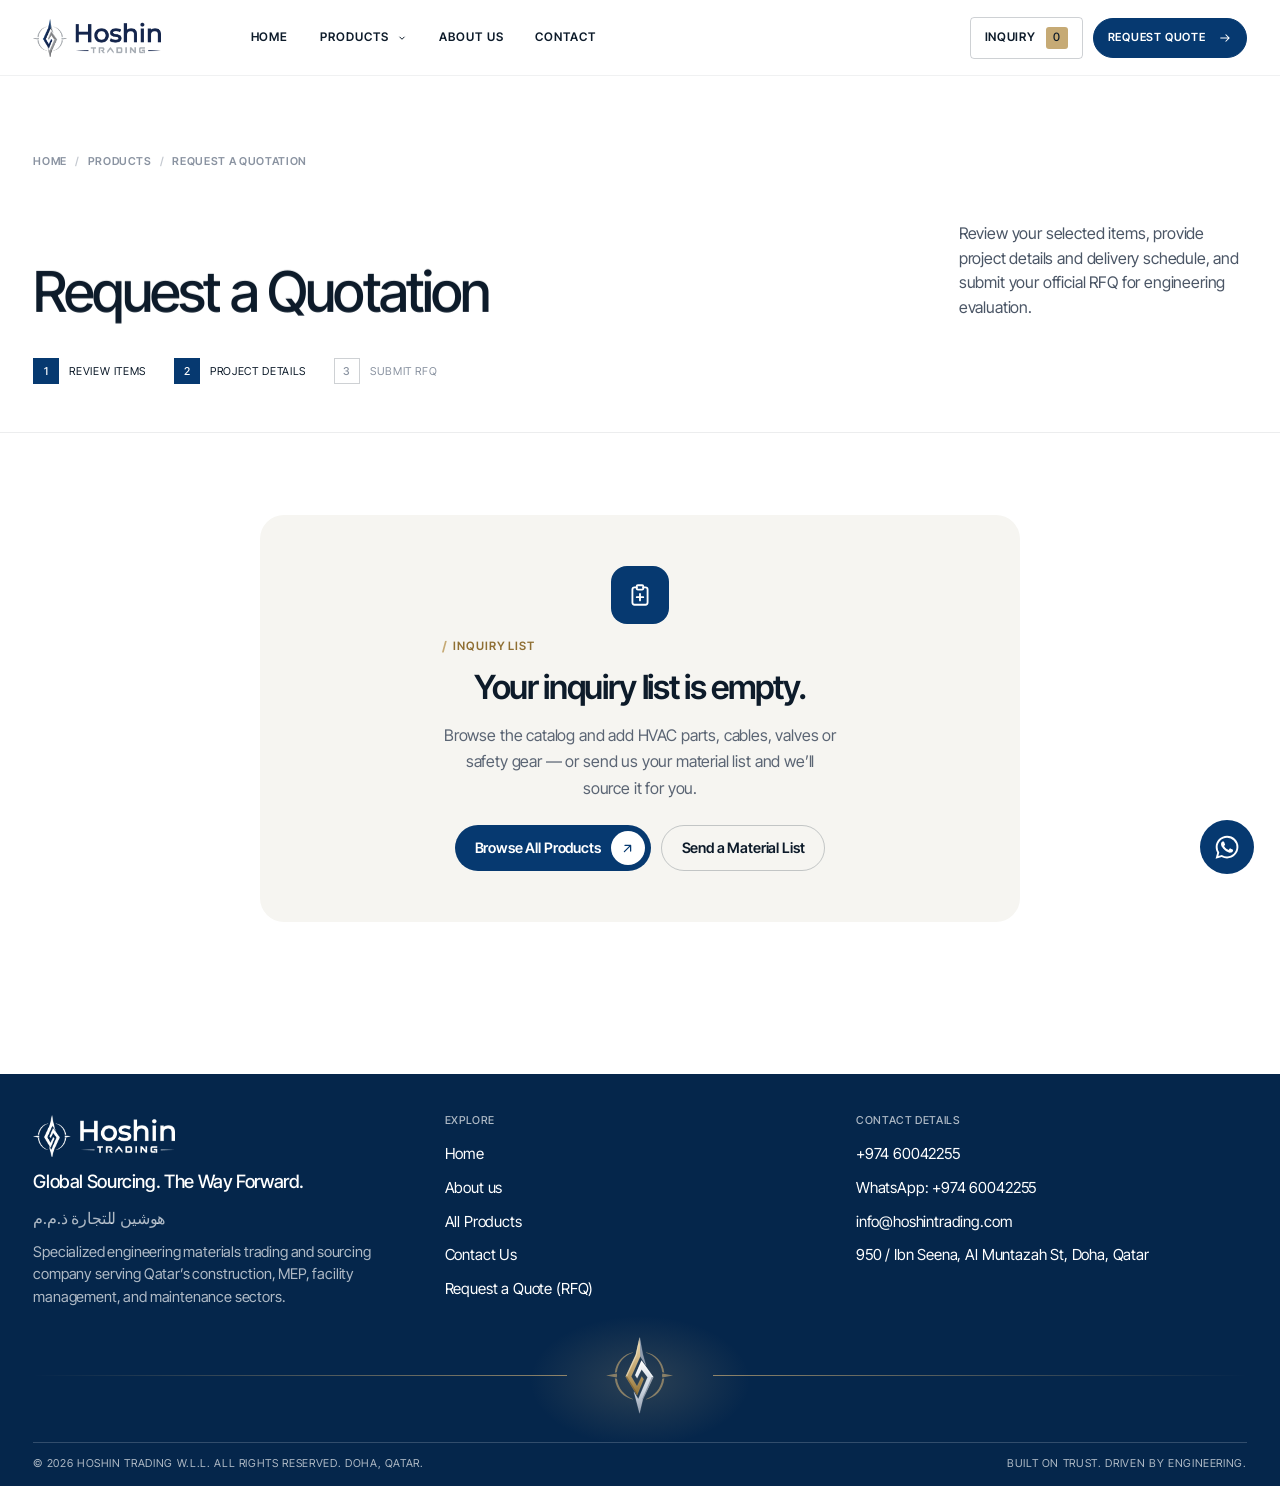
<file: rfq.html>
<!DOCTYPE html>
<html lang="en" class="no-js">
<head>
  <meta charset="UTF-8">
  <meta name="viewport" content="width=device-width, initial-scale=1.0">
  <title>Request a Quotation (RFQ) | Hoshin Trading - Doha, Qatar</title>
  <meta name="description" content="Review your selected items, add project and delivery details, and submit your RFQ to Hoshin Trading.">
  <meta name="robots" content="index, follow">
  <meta name="theme-color" content="#f3f4f6">
  <link rel="icon" type="image/png" href="assets/logo/logo-mark.png">
  <link rel="apple-touch-icon" href="assets/logo/logo.png">
  <link rel="preconnect" href="https://fonts.googleapis.com">
  <link rel="preconnect" href="https://fonts.gstatic.com" crossorigin>
  <link rel="stylesheet" href="https://fonts.googleapis.com/css2?family=Inter+Tight:wght@400;500;600;700&display=swap">
  <link rel="stylesheet" href="css/hoshin.css?v=1792747800">
  <link rel="stylesheet" href="css/hoshin-v4.css?v=1793015596">
  <link rel="stylesheet" href="css/hoshin-axion.css?v=77">
</head>
<body class="">
  <a href="#main-content" class="skip-link">Skip to main content</a>

  <header class="h-header" id="site-header">
    <div class="h-wrap h-header__inner">
      <a href="index.html" class="h-logo" aria-label="Hoshin Trading home">
        <img class="h-logo__dark" src="assets/logo/logo-horizontal.png" alt="Hoshin Trading W.L.L." width="900" height="267">
        <img class="h-logo__light" src="assets/logo/logo-horizontal-white.png" alt="" width="900" height="267" aria-hidden="true">
      </a>
      <nav class="h-nav" aria-label="Main navigation">
        <ul style="display:flex;gap:4px">
          <li class="h-nav__item"><a class="h-nav__link" href="index.html" data-page="index.html">Home</a></li>
          <li class="h-nav__item h-nav__item--mega">
            <a class="h-nav__link" href="products.html" aria-haspopup="true" aria-expanded="false" data-page="products.html category.html">Products <svg viewBox="0 0 24 24" fill="none" stroke="currentColor" stroke-width="2.4" aria-hidden="true"><path d="m6 9 6 6 6-6"/></svg></a>
      <div class="h-mega" role="region" aria-label="Products menu">
        <div class="h-mega__inner">
          <div>
            <ul class="h-mega__cats">
<li><a class="h-mega__cat" href="category.html?cat=hvac" data-cat="hvac" data-desc="AC units, compressors, motors, fan coils, PCBs, filters, thermostats, valves and controls."><span class="h-index">01</span><span>HVAC &amp; Air Conditioning</span><svg class="" viewBox="0 0 24 24" fill="none" stroke="currentColor" stroke-width="1.8" aria-hidden="true"><path d="M4 12h15M13 6l6 6-6 6"/></svg></a></li>
<li><a class="h-mega__cat" href="category.html?cat=refrigeration" data-cat="refrigeration" data-desc="Refrigerant gases, copper fittings, filter driers, sight glasses and refrigeration accessories."><span class="h-index">02</span><span>Refrigeration &amp; Refrigerant Products</span><svg class="" viewBox="0 0 24 24" fill="none" stroke="currentColor" stroke-width="1.8" aria-hidden="true"><path d="M4 12h15M13 6l6 6-6 6"/></svg></a></li>
<li><a class="h-mega__cat" href="category.html?cat=electrical" data-cat="electrical" data-desc="Cables, switchgear, MCBs/MCCBs, conduits, distribution boards, switches, sockets and LED lighting."><span class="h-index">03</span><span>Electrical Materials &amp; Lighting</span><svg class="" viewBox="0 0 24 24" fill="none" stroke="currentColor" stroke-width="1.8" aria-hidden="true"><path d="M4 12h15M13 6l6 6-6 6"/></svg></a></li>
<li><a class="h-mega__cat" href="category.html?cat=plumbing" data-cat="plumbing" data-desc="PPR/PVC/CPVC/GI pipes, fittings, valves, pumps, pressure vessels and accessories."><span class="h-index">04</span><span>Plumbing Materials &amp; Water Systems</span><svg class="" viewBox="0 0 24 24" fill="none" stroke="currentColor" stroke-width="1.8" aria-hidden="true"><path d="M4 12h15M13 6l6 6-6 6"/></svg></a></li>
<li><a class="h-mega__cat" href="category.html?cat=building" data-cat="building" data-desc="Steel, mesh, timber, waterproofing, sealants, fasteners, insulation and site consumables."><span class="h-index">05</span><span>Building Materials &amp; Civil Supplies</span><svg class="" viewBox="0 0 24 24" fill="none" stroke="currentColor" stroke-width="1.8" aria-hidden="true"><path d="M4 12h15M13 6l6 6-6 6"/></svg></a></li>
<li><a class="h-mega__cat" href="category.html?cat=safety" data-cat="safety" data-desc="PPE, high-visibility workwear, fall protection, respiratory and hearing protection, site safety signage."><span class="h-index">06</span><span>Safety Gears &amp; Equipment</span><svg class="" viewBox="0 0 24 24" fill="none" stroke="currentColor" stroke-width="1.8" aria-hidden="true"><path d="M4 12h15M13 6l6 6-6 6"/></svg></a></li>
            </ul>
          </div>
          <div class="h-mega__panels">
<div class="h-mega__panel" data-cat="hvac"><div class="h-mega__panel-head"><p class="h-mega__panel-title">HVAC &amp; Air Conditioning</p><a class="h-link h-small" href="category.html?cat=hvac">View all <svg viewBox="0 0 24 24" fill="none" stroke="currentColor" stroke-width="1.8" aria-hidden="true"><path d="M7 17 17 7M8 7h9v9"/></svg></a></div><ul class="h-mega__subs"><li><a class="h-mega__sub" href="category.html?cat=hvac&amp;sub=Compressors%20%28Rotary%2C%20Scroll%2C%20Reciprocating%29"><span>Compressors (Rotary, Scroll, Reciprocating)</span><svg viewBox="0 0 24 24" fill="none" stroke="currentColor" stroke-width="1.8" aria-hidden="true"><path d="M7 17 17 7M8 7h9v9"/></svg></a></li><li><a class="h-mega__sub" href="category.html?cat=hvac&amp;sub=Motors%20%26%20Fan%20Components"><span>Motors &amp; Fan Components</span><svg viewBox="0 0 24 24" fill="none" stroke="currentColor" stroke-width="1.8" aria-hidden="true"><path d="M7 17 17 7M8 7h9v9"/></svg></a></li><li><a class="h-mega__sub" href="category.html?cat=hvac&amp;sub=Electrical%20Components%20%28Capacitors%2C%20Contactors%2C%20Overload%20Relays%29"><span>Electrical Components (Capacitors, Contactors, Overload Relays)</span><svg viewBox="0 0 24 24" fill="none" stroke="currentColor" stroke-width="1.8" aria-hidden="true"><path d="M7 17 17 7M8 7h9v9"/></svg></a></li><li><a class="h-mega__sub" href="category.html?cat=hvac&amp;sub=Controls%20%26%20Electronics%20%28PCBs%2C%20Thermostats%2C%20Sensors%29"><span>Controls &amp; Electronics (PCBs, Thermostats, Sensors)</span><svg viewBox="0 0 24 24" fill="none" stroke="currentColor" stroke-width="1.8" aria-hidden="true"><path d="M7 17 17 7M8 7h9v9"/></svg></a></li><li><a class="h-mega__sub" href="category.html?cat=hvac&amp;sub=Valves%20%28Expansion%2C%20Solenoid%29"><span>Valves (Expansion, Solenoid)</span><svg viewBox="0 0 24 24" fill="none" stroke="currentColor" stroke-width="1.8" aria-hidden="true"><path d="M7 17 17 7M8 7h9v9"/></svg></a></li><li><a class="h-mega__sub" href="category.html?cat=hvac&amp;sub=Maintenance%20Consumables%20%28Belts%2C%20Bearings%2C%20Insulation%29"><span>Maintenance Consumables (Belts, Bearings, Insulation)</span><svg viewBox="0 0 24 24" fill="none" stroke="currentColor" stroke-width="1.8" aria-hidden="true"><path d="M7 17 17 7M8 7h9v9"/></svg></a></li></ul></div>
<div class="h-mega__panel" data-cat="refrigeration"><div class="h-mega__panel-head"><p class="h-mega__panel-title">Refrigeration &amp; Refrigerant Products</p><a class="h-link h-small" href="category.html?cat=refrigeration">View all <svg viewBox="0 0 24 24" fill="none" stroke="currentColor" stroke-width="1.8" aria-hidden="true"><path d="M7 17 17 7M8 7h9v9"/></svg></a></div><ul class="h-mega__subs"><li><a class="h-mega__sub" href="category.html?cat=refrigeration&amp;sub=Refrigerant%20Gases"><span>Refrigerant Gases</span><svg viewBox="0 0 24 24" fill="none" stroke="currentColor" stroke-width="1.8" aria-hidden="true"><path d="M7 17 17 7M8 7h9v9"/></svg></a></li><li><a class="h-mega__sub" href="category.html?cat=refrigeration&amp;sub=Copper%20Fittings"><span>Copper Fittings</span><svg viewBox="0 0 24 24" fill="none" stroke="currentColor" stroke-width="1.8" aria-hidden="true"><path d="M7 17 17 7M8 7h9v9"/></svg></a></li><li><a class="h-mega__sub" href="category.html?cat=refrigeration&amp;sub=Filter%20Driers%20%26%20Sight%20Glasses"><span>Filter Driers &amp; Sight Glasses</span><svg viewBox="0 0 24 24" fill="none" stroke="currentColor" stroke-width="1.8" aria-hidden="true"><path d="M7 17 17 7M8 7h9v9"/></svg></a></li><li><a class="h-mega__sub" href="category.html?cat=refrigeration&amp;sub=Refrigeration%20Controls"><span>Refrigeration Controls</span><svg viewBox="0 0 24 24" fill="none" stroke="currentColor" stroke-width="1.8" aria-hidden="true"><path d="M7 17 17 7M8 7h9v9"/></svg></a></li><li><a class="h-mega__sub" href="category.html?cat=refrigeration&amp;sub=Accessories"><span>Accessories</span><svg viewBox="0 0 24 24" fill="none" stroke="currentColor" stroke-width="1.8" aria-hidden="true"><path d="M7 17 17 7M8 7h9v9"/></svg></a></li></ul></div>
<div class="h-mega__panel" data-cat="electrical"><div class="h-mega__panel-head"><p class="h-mega__panel-title">Electrical Materials &amp; Lighting</p><a class="h-link h-small" href="category.html?cat=electrical">View all <svg viewBox="0 0 24 24" fill="none" stroke="currentColor" stroke-width="1.8" aria-hidden="true"><path d="M7 17 17 7M8 7h9v9"/></svg></a></div><ul class="h-mega__subs"><li><a class="h-mega__sub" href="category.html?cat=electrical&amp;sub=Cables%20%26%20Wiring"><span>Cables &amp; Wiring</span><svg viewBox="0 0 24 24" fill="none" stroke="currentColor" stroke-width="1.8" aria-hidden="true"><path d="M7 17 17 7M8 7h9v9"/></svg></a></li><li><a class="h-mega__sub" href="category.html?cat=electrical&amp;sub=Cable%20Management%20%28Trays%2C%20Ladders%2C%20Glands%2C%20Lugs%2C%20Conduits%29"><span>Cable Management (Trays, Ladders, Glands, Lugs, Conduits)</span><svg viewBox="0 0 24 24" fill="none" stroke="currentColor" stroke-width="1.8" aria-hidden="true"><path d="M7 17 17 7M8 7h9v9"/></svg></a></li><li><a class="h-mega__sub" href="category.html?cat=electrical&amp;sub=Protection%20%26%20Switchgear%20%28MCB%2C%20MCCB%2C%20Isolators%2C%20DB%20Boards%29"><span>Protection &amp; Switchgear (MCB, MCCB, Isolators, DB Boards)</span><svg viewBox="0 0 24 24" fill="none" stroke="currentColor" stroke-width="1.8" aria-hidden="true"><path d="M7 17 17 7M8 7h9v9"/></svg></a></li><li><a class="h-mega__sub" href="category.html?cat=electrical&amp;sub=Wiring%20Devices%20%26%20Enclosures%20%28Switches%2C%20Sockets%2C%20Junction%20Boxes%29"><span>Wiring Devices &amp; Enclosures (Switches, Sockets, Junction Boxes)</span><svg viewBox="0 0 24 24" fill="none" stroke="currentColor" stroke-width="1.8" aria-hidden="true"><path d="M7 17 17 7M8 7h9v9"/></svg></a></li><li><a class="h-mega__sub" href="category.html?cat=electrical&amp;sub=Commercial%20%26%20Industrial%20Lighting%20%28LED%20Panels%2C%20Downlights%2C%20Floodlights%29"><span>Commercial &amp; Industrial Lighting (LED Panels, Downlights, Floodlights)</span><svg viewBox="0 0 24 24" fill="none" stroke="currentColor" stroke-width="1.8" aria-hidden="true"><path d="M7 17 17 7M8 7h9v9"/></svg></a></li></ul></div>
<div class="h-mega__panel" data-cat="plumbing"><div class="h-mega__panel-head"><p class="h-mega__panel-title">Plumbing Materials &amp; Water Systems</p><a class="h-link h-small" href="category.html?cat=plumbing">View all <svg viewBox="0 0 24 24" fill="none" stroke="currentColor" stroke-width="1.8" aria-hidden="true"><path d="M7 17 17 7M8 7h9v9"/></svg></a></div><ul class="h-mega__subs"><li><a class="h-mega__sub" href="category.html?cat=plumbing&amp;sub=Piping%20Systems%20%28PPR%2C%20PVC%2C%20CPVC%2C%20GI%29"><span>Piping Systems (PPR, PVC, CPVC, GI)</span><svg viewBox="0 0 24 24" fill="none" stroke="currentColor" stroke-width="1.8" aria-hidden="true"><path d="M7 17 17 7M8 7h9v9"/></svg></a></li><li><a class="h-mega__sub" href="category.html?cat=plumbing&amp;sub=Pipe%20Fittings%20%28Elbows%2C%20Tees%2C%20Couplings%2C%20Reducers%2C%20Flanges%29"><span>Pipe Fittings (Elbows, Tees, Couplings, Reducers, Flanges)</span><svg viewBox="0 0 24 24" fill="none" stroke="currentColor" stroke-width="1.8" aria-hidden="true"><path d="M7 17 17 7M8 7h9v9"/></svg></a></li><li><a class="h-mega__sub" href="category.html?cat=plumbing&amp;sub=Valves%20%28Ball%2C%20Gate%2C%20Check%2C%20Butterfly%2C%20PRVs%2C%20Float%29"><span>Valves (Ball, Gate, Check, Butterfly, PRVs, Float)</span><svg viewBox="0 0 24 24" fill="none" stroke="currentColor" stroke-width="1.8" aria-hidden="true"><path d="M7 17 17 7M8 7h9v9"/></svg></a></li><li><a class="h-mega__sub" href="category.html?cat=plumbing&amp;sub=Pumps%20%26%20Pressure%20Control%20%28Booster%2C%20Transfer%2C%20Circulation%2C%20Pressure%20Vessels%29"><span>Pumps &amp; Pressure Control (Booster, Transfer, Circulation, Pressure Vessels)</span><svg viewBox="0 0 24 24" fill="none" stroke="currentColor" stroke-width="1.8" aria-hidden="true"><path d="M7 17 17 7M8 7h9v9"/></svg></a></li><li><a class="h-mega__sub" href="category.html?cat=plumbing&amp;sub=Plumbing%20Accessories"><span>Plumbing Accessories</span><svg viewBox="0 0 24 24" fill="none" stroke="currentColor" stroke-width="1.8" aria-hidden="true"><path d="M7 17 17 7M8 7h9v9"/></svg></a></li></ul></div>
<div class="h-mega__panel" data-cat="building"><div class="h-mega__panel-head"><p class="h-mega__panel-title">Building Materials &amp; Civil Supplies</p><a class="h-link h-small" href="category.html?cat=building">View all <svg viewBox="0 0 24 24" fill="none" stroke="currentColor" stroke-width="1.8" aria-hidden="true"><path d="M7 17 17 7M8 7h9v9"/></svg></a></div><ul class="h-mega__subs"><li><a class="h-mega__sub" href="category.html?cat=building&amp;sub=Structural%20%26%20Civil%20%28Steel%2C%20Mesh%2C%20Timber%2C%20Plywood%2C%20Formwork%29"><span>Structural &amp; Civil (Steel, Mesh, Timber, Plywood, Formwork)</span><svg viewBox="0 0 24 24" fill="none" stroke="currentColor" stroke-width="1.8" aria-hidden="true"><path d="M7 17 17 7M8 7h9v9"/></svg></a></li><li><a class="h-mega__sub" href="category.html?cat=building&amp;sub=Waterproofing%20%26%20Sealants"><span>Waterproofing &amp; Sealants</span><svg viewBox="0 0 24 24" fill="none" stroke="currentColor" stroke-width="1.8" aria-hidden="true"><path d="M7 17 17 7M8 7h9v9"/></svg></a></li><li><a class="h-mega__sub" href="category.html?cat=building&amp;sub=Fasteners%20%26%20Hardware"><span>Fasteners &amp; Hardware</span><svg viewBox="0 0 24 24" fill="none" stroke="currentColor" stroke-width="1.8" aria-hidden="true"><path d="M7 17 17 7M8 7h9v9"/></svg></a></li><li><a class="h-mega__sub" href="category.html?cat=building&amp;sub=Insulation%20%28Rockwool%2C%20Glasswool%2C%20XPS%29"><span>Insulation (Rockwool, Glasswool, XPS)</span><svg viewBox="0 0 24 24" fill="none" stroke="currentColor" stroke-width="1.8" aria-hidden="true"><path d="M7 17 17 7M8 7h9v9"/></svg></a></li><li><a class="h-mega__sub" href="category.html?cat=building&amp;sub=Site%20Consumables%20%28Abrasives%2C%20Cutting%20Discs%2C%20Tapes%2C%20Adhesives%29"><span>Site Consumables (Abrasives, Cutting Discs, Tapes, Adhesives)</span><svg viewBox="0 0 24 24" fill="none" stroke="currentColor" stroke-width="1.8" aria-hidden="true"><path d="M7 17 17 7M8 7h9v9"/></svg></a></li></ul></div>
<div class="h-mega__panel" data-cat="safety"><div class="h-mega__panel-head"><p class="h-mega__panel-title">Safety Gears &amp; Equipment</p><a class="h-link h-small" href="category.html?cat=safety">View all <svg viewBox="0 0 24 24" fill="none" stroke="currentColor" stroke-width="1.8" aria-hidden="true"><path d="M7 17 17 7M8 7h9v9"/></svg></a></div><ul class="h-mega__subs"><li><a class="h-mega__sub" href="category.html?cat=safety&amp;sub=Head%20%26%20Face%20Protection"><span>Head &amp; Face Protection</span><svg viewBox="0 0 24 24" fill="none" stroke="currentColor" stroke-width="1.8" aria-hidden="true"><path d="M7 17 17 7M8 7h9v9"/></svg></a></li><li><a class="h-mega__sub" href="category.html?cat=safety&amp;sub=Eye%20%26%20Hearing%20Protection"><span>Eye &amp; Hearing Protection</span><svg viewBox="0 0 24 24" fill="none" stroke="currentColor" stroke-width="1.8" aria-hidden="true"><path d="M7 17 17 7M8 7h9v9"/></svg></a></li><li><a class="h-mega__sub" href="category.html?cat=safety&amp;sub=Respiratory%20Protection"><span>Respiratory Protection</span><svg viewBox="0 0 24 24" fill="none" stroke="currentColor" stroke-width="1.8" aria-hidden="true"><path d="M7 17 17 7M8 7h9v9"/></svg></a></li><li><a class="h-mega__sub" href="category.html?cat=safety&amp;sub=Body%20Protection%20%26%20Workwear"><span>Body Protection &amp; Workwear</span><svg viewBox="0 0 24 24" fill="none" stroke="currentColor" stroke-width="1.8" aria-hidden="true"><path d="M7 17 17 7M8 7h9v9"/></svg></a></li><li><a class="h-mega__sub" href="category.html?cat=safety&amp;sub=Hand%20%26%20Foot%20Protection"><span>Hand &amp; Foot Protection</span><svg viewBox="0 0 24 24" fill="none" stroke="currentColor" stroke-width="1.8" aria-hidden="true"><path d="M7 17 17 7M8 7h9v9"/></svg></a></li><li><a class="h-mega__sub" href="category.html?cat=safety&amp;sub=Fall%20Protection%20%26%20Site%20Security"><span>Fall Protection &amp; Site Security</span><svg viewBox="0 0 24 24" fill="none" stroke="currentColor" stroke-width="1.8" aria-hidden="true"><path d="M7 17 17 7M8 7h9v9"/></svg></a></li></ul></div>
          </div>
          <div class="h-mega__foot">
            <span></span>
            <a class="h-link" href="products.html">All Products <svg viewBox="0 0 24 24" fill="none" stroke="currentColor" stroke-width="1.8" aria-hidden="true"><path d="M7 17 17 7M8 7h9v9"/></svg></a>
          </div>
        </div>
      </div>
          </li>
          <li class="h-nav__item"><a class="h-nav__link" href="about.html" data-page="about.html">About us</a></li>
          <li class="h-nav__item"><a class="h-nav__link" href="contact.html" data-page="contact.html">Contact</a></li>
        </ul>
      </nav>
      <div class="h-header__actions">
        <a href="rfq.html" class="h-inquiry" aria-label="View inquiry list">
          <span class="h-inquiry__label">Inquiry</span>
          <span class="h-inquiry__count js-inquiry-count">0</span>
        </a>
        <a href="rfq.html" class="h-btn h-btn--sm"><span class="h-btn__txt"><span>Request Quote</span><span aria-hidden="true">Request Quote</span></span><svg class="h-btn__arrow" viewBox="0 0 24 24" fill="none" stroke="currentColor" stroke-width="1.8" aria-hidden="true"><path d="M4 12h15M13 6l6 6-6 6"/></svg></a>
        <button class="h-burger" type="button" aria-label="Menu" aria-expanded="false" aria-controls="mobile-menu"><span></span><span></span></button>
      </div>
    </div>
  </header>
  <div class="h-scrim" aria-hidden="true"></div>
  <div class="h-mobile" id="mobile-menu" aria-label="Mobile navigation">
    <ul class="h-mobile__list">
      <li><a class="h-mobile__link" href="index.html">Home</a></li>
      <li>
        <button class="h-mobile__toggle" type="button" aria-expanded="false" aria-controls="m-products">Products <svg viewBox="0 0 24 24" fill="none" stroke="currentColor" stroke-width="1.6" aria-hidden="true"><path d="M12 5v14M5 12h14"/></svg></button>
        <div class="h-mobile__sub" id="m-products">
          <div class="h-mobile__cat"><a href="products.html"><span>All Products</span><span class="h-index">ALL</span></a></div>
          <div class="h-mobile__cat"><a href="category.html?cat=hvac"><span>HVAC &amp; Air Conditioning</span><span class="h-index">01</span></a></div>
          <div class="h-mobile__cat"><a href="category.html?cat=refrigeration"><span>Refrigeration &amp; Refrigerant Products</span><span class="h-index">02</span></a></div>
          <div class="h-mobile__cat"><a href="category.html?cat=electrical"><span>Electrical Materials &amp; Lighting</span><span class="h-index">03</span></a></div>
          <div class="h-mobile__cat"><a href="category.html?cat=plumbing"><span>Plumbing Materials &amp; Water Systems</span><span class="h-index">04</span></a></div>
          <div class="h-mobile__cat"><a href="category.html?cat=building"><span>Building Materials &amp; Civil Supplies</span><span class="h-index">05</span></a></div>
          <div class="h-mobile__cat"><a href="category.html?cat=safety"><span>Safety Gears &amp; Equipment</span><span class="h-index">06</span></a></div>
        </div>
      </li>
      <li><a class="h-mobile__link" href="about.html">About us</a></li>
      <li><a class="h-mobile__link" href="contact.html">Contact</a></li>
    </ul>
    <div class="h-mobile__actions">
      <a href="rfq.html" class="h-btn h-btn--block"><span class="h-btn__txt"><span>Request Quote</span><span aria-hidden="true">Request Quote</span></span><svg class="h-btn__arrow" viewBox="0 0 24 24" fill="none" stroke="currentColor" stroke-width="1.8" aria-hidden="true"><path d="M4 12h15M13 6l6 6-6 6"/></svg></a>
      <a href="rfq.html" class="h-btn h-btn--ghost h-btn--block"><span class="h-btn__txt"><span>Inquiry List (<span class="js-inquiry-count">0</span>)</span></span></a>
    </div>
    <div class="h-mobile__meta">
      <a href="tel:+97460042255">+974 60042255</a>
      <a href="mailto:info@hoshintrading.com">info@hoshintrading.com</a>
      <span>950 / Ibn Seena, Al Muntazah St, Doha, Qatar</span>
    </div>
  </div>

  <main id="main-content">

    <section class="h-phero" style="padding-bottom:48px">
      <div class="h-wrap">
        <nav class="h-crumbs" aria-label="Breadcrumb"><a href="index.html">Home</a><span aria-hidden="true">/</span><a href="products.html">Products</a><span aria-hidden="true">/</span><span>Request a Quotation</span></nav>
        <div class="h-grid h-phero__grid">
          <h1 class="h-h1 h-phero__title" data-split data-split-now>Request a Quotation</h1>
          <p class="h-phero__aside" data-reveal data-delay="0.3">Review your selected items, provide project details and delivery schedule, and submit your official RFQ for engineering evaluation.</p>
        </div>
        <ol class="h-steps">
          <li class="is-active"><b>1</b>Review Items</li>
          <li class="is-active"><b>2</b>Project Details</li>
          <li><b>3</b>Submit RFQ</li>
        </ol>
      </div>
    </section>

    <section class="h-section h-section--tight-top" style="padding-top:0">
      <div class="h-wrap">
        <div id="rfq-empty-state" class="h-empty ax-empty" hidden>
          <div class="ax-empty__main">
            <span class="ax-empty__ico" aria-hidden="true"><svg viewBox="0 0 24 24" fill="none" stroke="currentColor" stroke-width="1.7" stroke-linecap="round" stroke-linejoin="round"><path d="M9 5H7a2 2 0 0 0-2 2v12a2 2 0 0 0 2 2h10a2 2 0 0 0 2-2V7a2 2 0 0 0-2-2h-2"/><rect x="9" y="3" width="6" height="4" rx="1"/><path d="M12 11v6M9 14h6"/></svg></span>
            <p class="h-label">Inquiry list</p>
            <h2>Your inquiry list is empty.</h2>
            <p>Browse the catalog and add HVAC parts, cables, valves or safety gear &mdash; or send us your material list and we&rsquo;ll source it for you.</p>
            <div class="ax-btns"><a class="ax-btn" href="products.html">Browse All Products <i><svg viewBox="0 0 24 24" fill="none" stroke="currentColor" stroke-width="2" stroke-linecap="round" stroke-linejoin="round" aria-hidden="true"><path d="M7 17 17 7M8 7h9v9"/></svg></i></a><a class="ax-btn ax-btn--line" href="contact.html">Send a Material List</a></div>
          </div>
        </div>

        <div id="rfq-content-layout" class="h-grid h-rfq">
          <div class="h-rfq__main">
            <div class="h-rfq__head">
              <h2 class="h-h3">Selected Items (<span id="table-items-count">0</span>)</h2>
              <button type="button" id="btn-clear-inquiry-list" class="h-rfq__clear">Clear list</button>
            </div>
            <div class="inquiry-table-wrapper">
              <table class="inquiry-table" id="inquiry-table">
                <thead><tr><th style="width:65%">Item / Specification</th><th style="width:25%">Quantity</th><th style="width:10%;text-align:right">Action</th></tr></thead>
                <tbody id="inquiry-table-body"></tbody>
              </table>
            </div>

            <div class="h-formblock">
              <div class="h-formblock__head">
                <p class="h-label">Step 2 of 3</p>
                <h2 class="h-h3">Project &amp; Delivery Details</h2>
                <p class="h-body">Please provide company context so our commercial engineers can structure volume discounts and verify delivery logistics.</p>
              </div>
              <form id="rfq-submission-form" class="h-form" novalidate>
                <div style="display:none" aria-hidden="true"><label for="website_hp">Leave empty</label><input type="text" id="website_hp" name="website_hp" tabindex="-1" autocomplete="off"></div>
                <div class="h-form__row">
                  <div class="form-field"><label for="rfq-name" class="form-label">Full Name *</label><input type="text" id="rfq-name" name="name" class="form-input" placeholder="e.g. Eng. Tariq Mansoor" required autocomplete="name"><div class="form-error">Please enter your name.</div></div>
                  <div class="form-field"><label for="rfq-company" class="form-label">Company Name *</label><input type="text" id="rfq-company" name="company" class="form-input" placeholder="e.g. Qatar MEP Solutions Co." required autocomplete="organization"><div class="form-error">Please enter your company name.</div></div>
                </div>
                <div class="h-form__row">
                  <div class="form-field"><label for="rfq-email" class="form-label">Work Email *</label><input type="email" id="rfq-email" name="email" class="form-input" placeholder="tariq@qatarmep.com" required autocomplete="email"><div class="form-error">Please enter a valid work email address.</div></div>
                  <div class="form-field"><label for="rfq-phone" class="form-label">Phone / WhatsApp Number *</label><input type="tel" id="rfq-phone" name="phone" class="form-input" placeholder="+974 5500 0000" required autocomplete="tel"><div class="form-error">Please enter your contact phone or WhatsApp.</div></div>
                </div>
                <div class="h-form__row">
                  <div class="form-field">
                    <label for="rfq-project-type" class="form-label">Project Type / Sector</label>
                    <select id="rfq-project-type" name="project_type" class="form-select">
                      <option value="Commercial">Commercial Building / Office Tower</option>
                      <option value="Residential">Residential Development / Villa Complex</option>
                      <option value="Industrial">Industrial / Oil &amp; Gas / Petrochemical</option>
                      <option value="MEP Project" selected>MEP Project Subcontract</option>
                      <option value="Civil Site Work">Civil Infrastructure / Site Work</option>
                      <option value="Facilities Maintenance">Facilities Management &amp; Preventive Maintenance</option>
                    </select>
                  </div>
                  <div class="form-field"><label for="rfq-delivery-date" class="form-label">Required Delivery Date</label><input type="date" id="rfq-delivery-date" name="delivery_date" class="form-input"></div>
                </div>
                <div class="form-field"><label for="rfq-delivery-location" class="form-label">Target Delivery Location in Qatar</label><input type="text" id="rfq-delivery-location" name="delivery_location" class="form-input" placeholder="e.g. Lusail Marina, Ras Laffan, Doha Industrial Area, West Bay"></div>
                <div class="form-field"><label for="rfq-notes" class="form-label">Additional Instructions / Brand Approvals / Specifications</label><textarea id="rfq-notes" name="additional_notes" class="form-textarea" placeholder="Specify any consultant-approved manufacturer lists (AML), voltage specifics, certificate requirements (Mill test / CoC), or urgent dispatch requirements..."></textarea></div>
                <div class="form-field">
                  <span class="form-label">Attach Supporting BOQ or Specification PDF (Optional)</span>
                  <div class="dropzone" id="rfq-dropzone">
                    <input type="file" id="rfq-file-input" name="rfq_file" class="dropzone-input" accept=".pdf,.doc,.docx,.xls,.xlsx" aria-label="Attach BOQ or specification">
                    <div class="dropzone-text" id="rfq-filename-label">Click or drop BOQ spreadsheet / drawing here</div>
                    <div class="dropzone-hint">Accepted: PDF, XLSX, DOCX (Max 10MB)</div>
                  </div>
                </div>
                <button type="submit" class="h-btn h-btn--block" style="height:60px"><span class="h-btn__txt"><span>Submit Request for Quotation</span><span aria-hidden="true">Submit Request for Quotation</span></span><svg class="h-btn__arrow" viewBox="0 0 24 24" fill="none" stroke="currentColor" stroke-width="1.8" aria-hidden="true"><path d="M4 12h15M13 6l6 6-6 6"/></svg></button>
              </form>
            </div>
          </div>

          <aside class="h-rfq__side">
            <div class="h-panel">
              <h3 class="h-h4">Quotation Summary</h3>
              <div class="h-panel__row"><span>Unique Line Items:</span><strong id="summary-distinct-count">0</strong></div>
              <div class="h-panel__row"><span>Total Quantity Requested:</span><strong id="summary-total-qty">0</strong></div>
              <p class="h-label h-label--plain" style="margin-top:8px">What happens next?</p>
              <ul>
                <li>Technical compatibility review by our Doha team.</li>
                <li>Factory lead times &amp; freight coordination calculated.</li>
                <li>Formal PDF commercial quotation emailed within 24h.</li>
              </ul>
            </div>
            <div class="h-panel">
              <p class="h-small">Need an urgent verbal confirmation or spare parts inquiry?</p>
              <a href="https://wa.me/97460042255" class="h-btn h-btn--ghost h-btn--block" target="_blank" rel="noopener noreferrer"><span class="h-btn__txt"><span>WhatsApp: +974 60042255</span><span aria-hidden="true">WhatsApp: +974 60042255</span></span><svg class="h-btn__arrow" viewBox="0 0 24 24" fill="none" stroke="currentColor" stroke-width="1.8" aria-hidden="true"><path d="M4 12h15M13 6l6 6-6 6"/></svg></a>
            </div>
          </aside>
        </div>
      </div>
    </section>
  </main>

  <footer class="h-footer">
    <div class="h-wrap">
      <div class="h-grid h-footer__top">
        <div class="h-footer__brand">
          <img src="assets/logo/logo-horizontal-white.png" alt="Hoshin Trading" width="900" height="267" loading="lazy">
          <p class="tagline">Global Sourcing. The Way Forward.</p>
          <p class="arabic" lang="ar" dir="rtl">هوشين للتجارة ذ.م.م</p>
          <p class="desc">Specialized engineering materials trading and sourcing company serving Qatar&rsquo;s construction, MEP, facility management, and maintenance sectors.</p>
        </div>
        <div class="h-footer__col">
          <h4>Explore</h4>
          <a href="index.html">Home</a>
          <a href="about.html">About us</a>
          <a href="products.html">All Products</a>
          <a href="contact.html">Contact Us</a>
          <a href="rfq.html">Request a Quote (RFQ)</a>
        </div>
        <div class="h-footer__col h-footer__col--end">
          <h4>Contact Details</h4>
          <a href="tel:+97460042255">+974 60042255</a>
          <a href="https://wa.me/97460042255" target="_blank" rel="noopener noreferrer">WhatsApp: +974 60042255</a>
          <a href="mailto:info@hoshintrading.com">info@hoshintrading.com</a>
          <span>950 / Ibn Seena, Al Muntazah St, Doha, Qatar</span>
        </div>
      </div>
      <div class="ax-fmark" aria-hidden="true" data-ax-fmark>
        <span class="ax-fmark__line"></span>
        <svg class="ax-fmark__svg" viewBox="100 -10 1340 1490" fill="none">
          <defs>
            <linearGradient id="axfGold" x1="500" y1="0" x2="850" y2="1118" gradientUnits="userSpaceOnUse"><stop offset="0" stop-color="#f6e7c1"/><stop offset=".5" stop-color="#c6aa75"/><stop offset="1" stop-color="#8f6f33"/></linearGradient>
            <linearGradient id="axfSilver" x1="660" y1="447" x2="1038" y2="1470" gradientUnits="userSpaceOnUse"><stop offset="0" stop-color="#ffffff"/><stop offset=".55" stop-color="#cdd5e0"/><stop offset="1" stop-color="#7f8ca0"/></linearGradient>
            <linearGradient id="axfSheen" x1="0" y1="0" x2="1" y2="0"><stop offset="0" stop-color="#fff" stop-opacity="0"/><stop offset=".5" stop-color="#fff" stop-opacity=".75"/><stop offset="1" stop-color="#fff" stop-opacity="0"/></linearGradient>
            <clipPath id="axfClip"><polygon points="770,0 793,348 610,758 720,945 812,755 850,808 722,1118 500,758 695,335"/><polygon points="774,6 835,330 895,545 786,368"/><polygon points="808,447 1038,768 835,1197 770,1470 660,1052 745,1190 925,770 810,620 723,792 685,733"/></clipPath>
          </defs>
          <g class="ax-fmark__tilt"><g class="ax-fmark__ring" fill="#c6aa75" fill-opacity=".62"><path d="M645,288C470,320 310,470 290,682L330,672C350,490 480,345 640,296Z"/><path d="M895,288C1070,320 1230,470 1250,682L1210,672C1190,490 1060,345 900,296Z"/><path d="M645,1200C470,1170 310,1020 290,790L332,800C350,980 480,1130 640,1190Z"/><path d="M895,1200C1070,1170 1230,1020 1250,790L1208,800C1190,980 1060,1130 900,1190Z"/><polygon points="120,738 328,698 335,738 328,776"/><polygon points="1420,738 1212,698 1205,738 1212,776"/></g></g>
          <g class="ax-fmark__needle">
            <polygon class="ax-fmark__shard" points="770,0 793,348 610,758 720,945 812,755 850,808 722,1118 500,758 695,335" fill="url(#axfGold)" stroke="#e2cb9b"/>
            <polygon class="ax-fmark__shard" points="774,6 835,330 895,545 786,368" fill="#8f9bad" stroke="#cdd5e0"/>
            <polygon class="ax-fmark__shard" points="808,447 1038,768 835,1197 770,1470 660,1052 745,1190 925,770 810,620 723,792 685,733" fill="url(#axfSilver)" stroke="#ffffff"/>
            <g class="ax-fmark__facets">
              <polygon points="770,0 695,335 500,758 528,758 718,340" fill="#fbf1d8"/>
              <polygon points="500,758 528,758 732,1090 722,1118" fill="#6f5526"/>
              <polygon points="808,447 1038,768 1005,765 808,487" fill="#ffffff"/>
              <polygon points="808,447 808,487 700,735 685,733" fill="#ffffff"/>
              <polygon points="1038,768 1005,768 820,1197 835,1197" fill="#5d697b"/>
            </g>
          </g>
          <g clip-path="url(#axfClip)"><rect class="ax-fmark__sheen" x="-300" y="-10" width="260" height="1490" fill="url(#axfSheen)"/></g>
        </svg>
        <span class="ax-fmark__line"></span>
      </div>
    </div>
    <div class="h-wrap">
      <div class="h-footer__bottom">
        <span>&copy; <span data-year>2026</span> Hoshin Trading W.L.L. All rights reserved. Doha, Qatar.</span>
        <span>Built on trust. Driven by engineering.</span>
      </div>
    </div>
  </footer>

  <a href="https://wa.me/97460042255" class="h-wa" target="_blank" rel="noopener noreferrer" aria-label="Chat with our team on WhatsApp">
    <svg viewBox="0 0 24 24" fill="currentColor" aria-hidden="true"><path d="M17.47 14.38c-.3-.15-1.75-.86-2.02-.96-.27-.1-.47-.15-.67.15-.2.3-.77.96-.94 1.16-.17.2-.35.22-.64.07-.3-.15-1.25-.46-2.39-1.47-.88-.79-1.48-1.76-1.65-2.06-.17-.3-.02-.46.13-.6.13-.13.3-.35.45-.52.15-.17.2-.3.3-.5.1-.2.05-.37-.02-.52-.08-.15-.67-1.62-.92-2.22-.24-.58-.49-.5-.67-.51h-.57c-.2 0-.52.07-.79.37-.27.3-1.04 1.02-1.04 2.48s1.07 2.88 1.21 3.08c.15.2 2.1 3.2 5.08 4.49.71.31 1.26.49 1.69.63.71.23 1.36.2 1.87.12.57-.08 1.75-.72 2-1.41.25-.69.25-1.29.17-1.41-.07-.12-.27-.2-.57-.35M12.05 21.5h-.01a9.4 9.4 0 0 1-4.8-1.32l-.34-.2-3.57.94.95-3.48-.22-.36a9.38 9.38 0 0 1-1.44-5.01c0-5.19 4.23-9.42 9.43-9.42a9.37 9.37 0 0 1 9.42 9.43c0 5.2-4.23 9.42-9.42 9.42m8.02-17.44A11.27 11.27 0 0 0 12.05.75C5.8.75.7 5.84.7 12.1c0 2 .52 3.95 1.52 5.67L.6 23.65l6.02-1.58a11.33 11.33 0 0 0 5.42 1.38h.01c6.25 0 11.34-5.09 11.35-11.34a11.27 11.27 0 0 0-3.32-8.03"/></svg>
  </a>

  <script src="js/lenis.min.js" defer></script>
  <script src="js/gsap.min.js" defer></script>
  <script src="js/ScrollTrigger.min.js" defer></script>
  <script src="js/products-data.js?v=1793100003"></script>
  <script src="js/inquiry.js?v=1792732574"></script>
  <script src="js/hoshin-axion.js?v=7"></script>
  <script src="js/site.js?v=1793008123" defer></script>
  <script>
document.addEventListener('DOMContentLoaded', function () {
      var emptyState = document.getElementById('rfq-empty-state');
      var layout = document.getElementById('rfq-content-layout');
      var tbody = document.getElementById('inquiry-table-body');
      var tableCount = document.getElementById('table-items-count');
      var distinctEl = document.getElementById('summary-distinct-count');
      var totalEl = document.getElementById('summary-total-qty');

      var params = new URLSearchParams(location.search);
      var paramItem = params.get('item');
      var paramCat = params.get('cat');
      if (paramItem) {
        var exists = InquiryManager.getItems().some(function (i) { return i.name.toLowerCase() === paramItem.toLowerCase(); });
        if (!exists) {
          InquiryManager.addItem({ id: 'item-' + Date.now(), name: paramItem, partNo: 'HT-' + (paramCat ? paramCat.toUpperCase() : 'SPEC'), qty: 1, note: '', categorySlug: paramCat || 'general' });
        }
      }
      if (paramCat) {
        var notes = document.getElementById('rfq-notes');
        if (notes && !notes.value) notes.value = 'Enquiry regarding ' + paramCat.toUpperCase() + ' category materials.';
      }

      function esc(s) { return String(s == null ? '' : s).replace(/[&<>"]/g, function (c) { return { '&': '&amp;', '<': '&lt;', '>': '&gt;', '"': '&quot;' }[c]; }); }

      function render() {
        var items = InquiryManager.getItems();
        if (!items.length) { emptyState.hidden = false; layout.hidden = true; layout.style.display = 'none'; return; }
        emptyState.hidden = true; layout.hidden = false; layout.style.display = '';
        tableCount.textContent = items.length;
        distinctEl.textContent = items.length;
        totalEl.textContent = InquiryManager.getCount();
        tbody.innerHTML = items.map(function (item) {
          var name = esc(item.name);
          return '<tr data-id="' + esc(item.id) + '">' +
            '<td><div class="inquiry-item-cell"><div class="inquiry-item-thumb">' + (item.image ? '<img src="' + esc(item.image) + '" alt="" width="64" height="64" loading="lazy">' : '') + '</div>' +
            '<div><div class="inquiry-item-name">' + name + '</div><div class="inquiry-item-part">Part: ' + esc(item.partNo) + '</div></div></div></td>' +
            '<td><div class="inquiry-qty-cell"><div class="qty-stepper qty-stepper--sm"><button type="button" class="qty-btn js-dec" aria-label="Decrease">&minus;</button><input type="number" class="qty-input js-qty" value="' + esc(item.qty) + '" min="1" aria-label="Quantity"><button type="button" class="qty-btn js-inc" aria-label="Increase">+</button></div></div></td>' +
            '<td style="text-align:right"><button type="button" class="btn-remove js-remove" aria-label="Remove item" title="Remove item"><svg width="18" height="18" viewBox="0 0 24 24" fill="none" stroke="currentColor" stroke-width="1.75"><path d="M3 6h18M19 6v14a2 2 0 0 1-2 2H7a2 2 0 0 1-2-2V6m3 0V4a2 2 0 0 1 2-2h4a2 2 0 0 1 2 2v2M10 11v6M14 11v6"/></svg></button></td>' +
          '</tr>';
        }).join('');
        tbody.querySelectorAll('tr').forEach(function (row) {
          var id = row.getAttribute('data-id');
          var q = row.querySelector('.js-qty');
          function set(v) { v = Math.max(1, parseInt(v, 10) || 1); q.value = v; InquiryManager.updateQty(id, v); }
          row.querySelector('.js-dec').addEventListener('click', function () { set((parseInt(q.value, 10) || 1) - 1); });
          row.querySelector('.js-inc').addEventListener('click', function () { set((parseInt(q.value, 10) || 1) + 1); });
          q.addEventListener('change', function () { set(q.value); });
          row.querySelector('.js-remove').addEventListener('click', function () { InquiryManager.removeItem(id); });
        });
      }

      document.getElementById('btn-clear-inquiry-list').addEventListener('click', function () {
        if (confirm('Are you sure you want to clear your inquiry list?')) InquiryManager.clearList();
      });
      window.addEventListener('hoshin:inquiryUpdated', function () {
        totalEl.textContent = InquiryManager.getCount();
        var rows = tbody.querySelectorAll('tr').length;
        if (rows !== InquiryManager.getItems().length) render();
      });

      handleFormSubmit(document.getElementById('rfq-submission-form'), 'thank-you.html', function (fd) {
        try {
          localStorage.setItem('hoshin_last_rfq', JSON.stringify({
            type: 'rfq', name: fd.get('name'), company: fd.get('company'), email: fd.get('email'), phone: fd.get('phone'),
            projectType: fd.get('project_type'), deliveryDate: fd.get('delivery_date'), deliveryLocation: fd.get('delivery_location'),
            additionalNotes: fd.get('additional_notes'), items: InquiryManager.getItems(), submittedAt: new Date().toISOString()
          }));
          InquiryManager.clearList();
        } catch (e) {}
      });
      render();
    });
  </script>
</body>
</html>
</file>
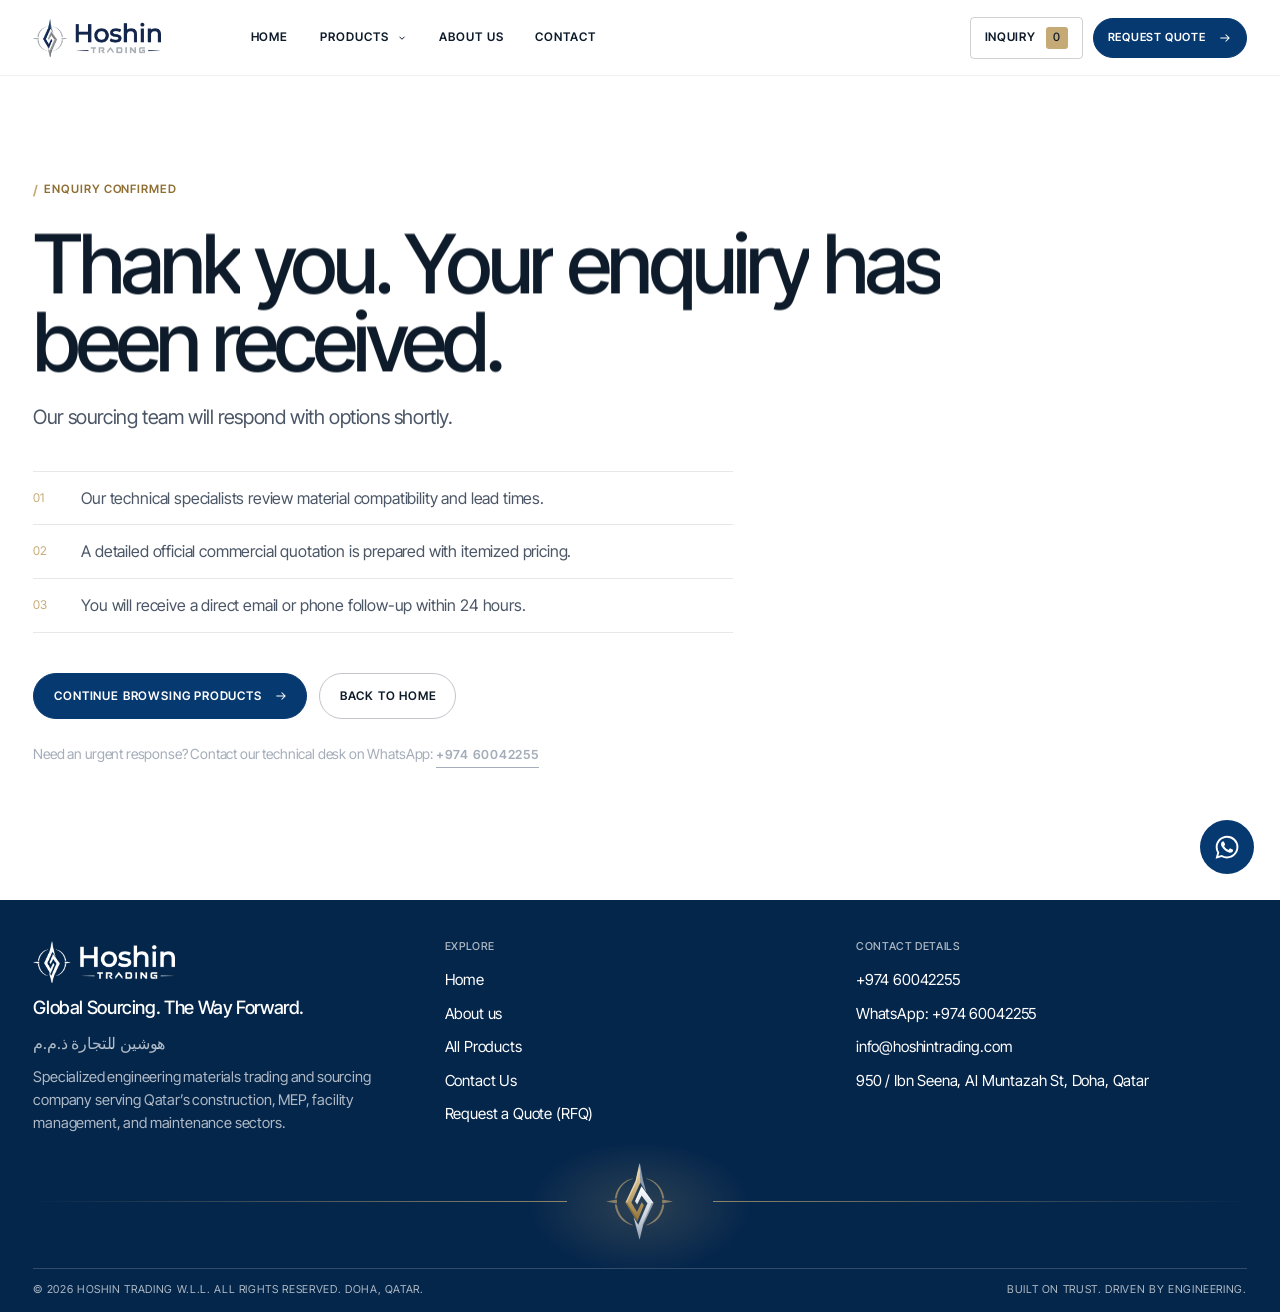
<file: thank-you.html>
<!DOCTYPE html>
<html lang="en" class="no-js">
<head>
  <meta charset="UTF-8">
  <meta name="viewport" content="width=device-width, initial-scale=1.0">
  <title>Thank You | Enquiry Received | Hoshin Trading Doha</title>
  <meta name="description" content="Your enquiry has been received. Our sourcing team will respond with options shortly.">
  <meta name="robots" content="noindex, follow">
  <meta name="theme-color" content="#f3f4f6">
  <link rel="icon" type="image/png" href="assets/logo/logo-mark.png">
  <link rel="apple-touch-icon" href="assets/logo/logo.png">
  <link rel="preconnect" href="https://fonts.googleapis.com">
  <link rel="preconnect" href="https://fonts.gstatic.com" crossorigin>
  <link rel="stylesheet" href="https://fonts.googleapis.com/css2?family=Inter+Tight:wght@400;500;600;700&display=swap">
  <link rel="stylesheet" href="css/hoshin.css?v=1792747800">
  <link rel="stylesheet" href="css/hoshin-v4.css?v=1793015596">
  <link rel="stylesheet" href="css/hoshin-axion.css?v=77">
</head>
<body class="">
  <a href="#main-content" class="skip-link">Skip to main content</a>

  <header class="h-header" id="site-header">
    <div class="h-wrap h-header__inner">
      <a href="index.html" class="h-logo" aria-label="Hoshin Trading home">
        <img class="h-logo__dark" src="assets/logo/logo-horizontal.png" alt="Hoshin Trading W.L.L." width="900" height="267">
        <img class="h-logo__light" src="assets/logo/logo-horizontal-white.png" alt="" width="900" height="267" aria-hidden="true">
      </a>
      <nav class="h-nav" aria-label="Main navigation">
        <ul style="display:flex;gap:4px">
          <li class="h-nav__item"><a class="h-nav__link" href="index.html" data-page="index.html">Home</a></li>
          <li class="h-nav__item h-nav__item--mega">
            <a class="h-nav__link" href="products.html" aria-haspopup="true" aria-expanded="false" data-page="products.html category.html">Products <svg viewBox="0 0 24 24" fill="none" stroke="currentColor" stroke-width="2.4" aria-hidden="true"><path d="m6 9 6 6 6-6"/></svg></a>
      <div class="h-mega" role="region" aria-label="Products menu">
        <div class="h-mega__inner">
          <div>
            <ul class="h-mega__cats">
<li><a class="h-mega__cat" href="category.html?cat=hvac" data-cat="hvac" data-desc="AC units, compressors, motors, fan coils, PCBs, filters, thermostats, valves and controls."><span class="h-index">01</span><span>HVAC &amp; Air Conditioning</span><svg class="" viewBox="0 0 24 24" fill="none" stroke="currentColor" stroke-width="1.8" aria-hidden="true"><path d="M4 12h15M13 6l6 6-6 6"/></svg></a></li>
<li><a class="h-mega__cat" href="category.html?cat=refrigeration" data-cat="refrigeration" data-desc="Refrigerant gases, copper fittings, filter driers, sight glasses and refrigeration accessories."><span class="h-index">02</span><span>Refrigeration &amp; Refrigerant Products</span><svg class="" viewBox="0 0 24 24" fill="none" stroke="currentColor" stroke-width="1.8" aria-hidden="true"><path d="M4 12h15M13 6l6 6-6 6"/></svg></a></li>
<li><a class="h-mega__cat" href="category.html?cat=electrical" data-cat="electrical" data-desc="Cables, switchgear, MCBs/MCCBs, conduits, distribution boards, switches, sockets and LED lighting."><span class="h-index">03</span><span>Electrical Materials &amp; Lighting</span><svg class="" viewBox="0 0 24 24" fill="none" stroke="currentColor" stroke-width="1.8" aria-hidden="true"><path d="M4 12h15M13 6l6 6-6 6"/></svg></a></li>
<li><a class="h-mega__cat" href="category.html?cat=plumbing" data-cat="plumbing" data-desc="PPR/PVC/CPVC/GI pipes, fittings, valves, pumps, pressure vessels and accessories."><span class="h-index">04</span><span>Plumbing Materials &amp; Water Systems</span><svg class="" viewBox="0 0 24 24" fill="none" stroke="currentColor" stroke-width="1.8" aria-hidden="true"><path d="M4 12h15M13 6l6 6-6 6"/></svg></a></li>
<li><a class="h-mega__cat" href="category.html?cat=building" data-cat="building" data-desc="Steel, mesh, timber, waterproofing, sealants, fasteners, insulation and site consumables."><span class="h-index">05</span><span>Building Materials &amp; Civil Supplies</span><svg class="" viewBox="0 0 24 24" fill="none" stroke="currentColor" stroke-width="1.8" aria-hidden="true"><path d="M4 12h15M13 6l6 6-6 6"/></svg></a></li>
<li><a class="h-mega__cat" href="category.html?cat=safety" data-cat="safety" data-desc="PPE, high-visibility workwear, fall protection, respiratory and hearing protection, site safety signage."><span class="h-index">06</span><span>Safety Gears &amp; Equipment</span><svg class="" viewBox="0 0 24 24" fill="none" stroke="currentColor" stroke-width="1.8" aria-hidden="true"><path d="M4 12h15M13 6l6 6-6 6"/></svg></a></li>
            </ul>
          </div>
          <div class="h-mega__panels">
<div class="h-mega__panel" data-cat="hvac"><div class="h-mega__panel-head"><p class="h-mega__panel-title">HVAC &amp; Air Conditioning</p><a class="h-link h-small" href="category.html?cat=hvac">View all <svg viewBox="0 0 24 24" fill="none" stroke="currentColor" stroke-width="1.8" aria-hidden="true"><path d="M7 17 17 7M8 7h9v9"/></svg></a></div><ul class="h-mega__subs"><li><a class="h-mega__sub" href="category.html?cat=hvac&amp;sub=Compressors%20%28Rotary%2C%20Scroll%2C%20Reciprocating%29"><span>Compressors (Rotary, Scroll, Reciprocating)</span><svg viewBox="0 0 24 24" fill="none" stroke="currentColor" stroke-width="1.8" aria-hidden="true"><path d="M7 17 17 7M8 7h9v9"/></svg></a></li><li><a class="h-mega__sub" href="category.html?cat=hvac&amp;sub=Motors%20%26%20Fan%20Components"><span>Motors &amp; Fan Components</span><svg viewBox="0 0 24 24" fill="none" stroke="currentColor" stroke-width="1.8" aria-hidden="true"><path d="M7 17 17 7M8 7h9v9"/></svg></a></li><li><a class="h-mega__sub" href="category.html?cat=hvac&amp;sub=Electrical%20Components%20%28Capacitors%2C%20Contactors%2C%20Overload%20Relays%29"><span>Electrical Components (Capacitors, Contactors, Overload Relays)</span><svg viewBox="0 0 24 24" fill="none" stroke="currentColor" stroke-width="1.8" aria-hidden="true"><path d="M7 17 17 7M8 7h9v9"/></svg></a></li><li><a class="h-mega__sub" href="category.html?cat=hvac&amp;sub=Controls%20%26%20Electronics%20%28PCBs%2C%20Thermostats%2C%20Sensors%29"><span>Controls &amp; Electronics (PCBs, Thermostats, Sensors)</span><svg viewBox="0 0 24 24" fill="none" stroke="currentColor" stroke-width="1.8" aria-hidden="true"><path d="M7 17 17 7M8 7h9v9"/></svg></a></li><li><a class="h-mega__sub" href="category.html?cat=hvac&amp;sub=Valves%20%28Expansion%2C%20Solenoid%29"><span>Valves (Expansion, Solenoid)</span><svg viewBox="0 0 24 24" fill="none" stroke="currentColor" stroke-width="1.8" aria-hidden="true"><path d="M7 17 17 7M8 7h9v9"/></svg></a></li><li><a class="h-mega__sub" href="category.html?cat=hvac&amp;sub=Maintenance%20Consumables%20%28Belts%2C%20Bearings%2C%20Insulation%29"><span>Maintenance Consumables (Belts, Bearings, Insulation)</span><svg viewBox="0 0 24 24" fill="none" stroke="currentColor" stroke-width="1.8" aria-hidden="true"><path d="M7 17 17 7M8 7h9v9"/></svg></a></li></ul></div>
<div class="h-mega__panel" data-cat="refrigeration"><div class="h-mega__panel-head"><p class="h-mega__panel-title">Refrigeration &amp; Refrigerant Products</p><a class="h-link h-small" href="category.html?cat=refrigeration">View all <svg viewBox="0 0 24 24" fill="none" stroke="currentColor" stroke-width="1.8" aria-hidden="true"><path d="M7 17 17 7M8 7h9v9"/></svg></a></div><ul class="h-mega__subs"><li><a class="h-mega__sub" href="category.html?cat=refrigeration&amp;sub=Refrigerant%20Gases"><span>Refrigerant Gases</span><svg viewBox="0 0 24 24" fill="none" stroke="currentColor" stroke-width="1.8" aria-hidden="true"><path d="M7 17 17 7M8 7h9v9"/></svg></a></li><li><a class="h-mega__sub" href="category.html?cat=refrigeration&amp;sub=Copper%20Fittings"><span>Copper Fittings</span><svg viewBox="0 0 24 24" fill="none" stroke="currentColor" stroke-width="1.8" aria-hidden="true"><path d="M7 17 17 7M8 7h9v9"/></svg></a></li><li><a class="h-mega__sub" href="category.html?cat=refrigeration&amp;sub=Filter%20Driers%20%26%20Sight%20Glasses"><span>Filter Driers &amp; Sight Glasses</span><svg viewBox="0 0 24 24" fill="none" stroke="currentColor" stroke-width="1.8" aria-hidden="true"><path d="M7 17 17 7M8 7h9v9"/></svg></a></li><li><a class="h-mega__sub" href="category.html?cat=refrigeration&amp;sub=Refrigeration%20Controls"><span>Refrigeration Controls</span><svg viewBox="0 0 24 24" fill="none" stroke="currentColor" stroke-width="1.8" aria-hidden="true"><path d="M7 17 17 7M8 7h9v9"/></svg></a></li><li><a class="h-mega__sub" href="category.html?cat=refrigeration&amp;sub=Accessories"><span>Accessories</span><svg viewBox="0 0 24 24" fill="none" stroke="currentColor" stroke-width="1.8" aria-hidden="true"><path d="M7 17 17 7M8 7h9v9"/></svg></a></li></ul></div>
<div class="h-mega__panel" data-cat="electrical"><div class="h-mega__panel-head"><p class="h-mega__panel-title">Electrical Materials &amp; Lighting</p><a class="h-link h-small" href="category.html?cat=electrical">View all <svg viewBox="0 0 24 24" fill="none" stroke="currentColor" stroke-width="1.8" aria-hidden="true"><path d="M7 17 17 7M8 7h9v9"/></svg></a></div><ul class="h-mega__subs"><li><a class="h-mega__sub" href="category.html?cat=electrical&amp;sub=Cables%20%26%20Wiring"><span>Cables &amp; Wiring</span><svg viewBox="0 0 24 24" fill="none" stroke="currentColor" stroke-width="1.8" aria-hidden="true"><path d="M7 17 17 7M8 7h9v9"/></svg></a></li><li><a class="h-mega__sub" href="category.html?cat=electrical&amp;sub=Cable%20Management%20%28Trays%2C%20Ladders%2C%20Glands%2C%20Lugs%2C%20Conduits%29"><span>Cable Management (Trays, Ladders, Glands, Lugs, Conduits)</span><svg viewBox="0 0 24 24" fill="none" stroke="currentColor" stroke-width="1.8" aria-hidden="true"><path d="M7 17 17 7M8 7h9v9"/></svg></a></li><li><a class="h-mega__sub" href="category.html?cat=electrical&amp;sub=Protection%20%26%20Switchgear%20%28MCB%2C%20MCCB%2C%20Isolators%2C%20DB%20Boards%29"><span>Protection &amp; Switchgear (MCB, MCCB, Isolators, DB Boards)</span><svg viewBox="0 0 24 24" fill="none" stroke="currentColor" stroke-width="1.8" aria-hidden="true"><path d="M7 17 17 7M8 7h9v9"/></svg></a></li><li><a class="h-mega__sub" href="category.html?cat=electrical&amp;sub=Wiring%20Devices%20%26%20Enclosures%20%28Switches%2C%20Sockets%2C%20Junction%20Boxes%29"><span>Wiring Devices &amp; Enclosures (Switches, Sockets, Junction Boxes)</span><svg viewBox="0 0 24 24" fill="none" stroke="currentColor" stroke-width="1.8" aria-hidden="true"><path d="M7 17 17 7M8 7h9v9"/></svg></a></li><li><a class="h-mega__sub" href="category.html?cat=electrical&amp;sub=Commercial%20%26%20Industrial%20Lighting%20%28LED%20Panels%2C%20Downlights%2C%20Floodlights%29"><span>Commercial &amp; Industrial Lighting (LED Panels, Downlights, Floodlights)</span><svg viewBox="0 0 24 24" fill="none" stroke="currentColor" stroke-width="1.8" aria-hidden="true"><path d="M7 17 17 7M8 7h9v9"/></svg></a></li></ul></div>
<div class="h-mega__panel" data-cat="plumbing"><div class="h-mega__panel-head"><p class="h-mega__panel-title">Plumbing Materials &amp; Water Systems</p><a class="h-link h-small" href="category.html?cat=plumbing">View all <svg viewBox="0 0 24 24" fill="none" stroke="currentColor" stroke-width="1.8" aria-hidden="true"><path d="M7 17 17 7M8 7h9v9"/></svg></a></div><ul class="h-mega__subs"><li><a class="h-mega__sub" href="category.html?cat=plumbing&amp;sub=Piping%20Systems%20%28PPR%2C%20PVC%2C%20CPVC%2C%20GI%29"><span>Piping Systems (PPR, PVC, CPVC, GI)</span><svg viewBox="0 0 24 24" fill="none" stroke="currentColor" stroke-width="1.8" aria-hidden="true"><path d="M7 17 17 7M8 7h9v9"/></svg></a></li><li><a class="h-mega__sub" href="category.html?cat=plumbing&amp;sub=Pipe%20Fittings%20%28Elbows%2C%20Tees%2C%20Couplings%2C%20Reducers%2C%20Flanges%29"><span>Pipe Fittings (Elbows, Tees, Couplings, Reducers, Flanges)</span><svg viewBox="0 0 24 24" fill="none" stroke="currentColor" stroke-width="1.8" aria-hidden="true"><path d="M7 17 17 7M8 7h9v9"/></svg></a></li><li><a class="h-mega__sub" href="category.html?cat=plumbing&amp;sub=Valves%20%28Ball%2C%20Gate%2C%20Check%2C%20Butterfly%2C%20PRVs%2C%20Float%29"><span>Valves (Ball, Gate, Check, Butterfly, PRVs, Float)</span><svg viewBox="0 0 24 24" fill="none" stroke="currentColor" stroke-width="1.8" aria-hidden="true"><path d="M7 17 17 7M8 7h9v9"/></svg></a></li><li><a class="h-mega__sub" href="category.html?cat=plumbing&amp;sub=Pumps%20%26%20Pressure%20Control%20%28Booster%2C%20Transfer%2C%20Circulation%2C%20Pressure%20Vessels%29"><span>Pumps &amp; Pressure Control (Booster, Transfer, Circulation, Pressure Vessels)</span><svg viewBox="0 0 24 24" fill="none" stroke="currentColor" stroke-width="1.8" aria-hidden="true"><path d="M7 17 17 7M8 7h9v9"/></svg></a></li><li><a class="h-mega__sub" href="category.html?cat=plumbing&amp;sub=Plumbing%20Accessories"><span>Plumbing Accessories</span><svg viewBox="0 0 24 24" fill="none" stroke="currentColor" stroke-width="1.8" aria-hidden="true"><path d="M7 17 17 7M8 7h9v9"/></svg></a></li></ul></div>
<div class="h-mega__panel" data-cat="building"><div class="h-mega__panel-head"><p class="h-mega__panel-title">Building Materials &amp; Civil Supplies</p><a class="h-link h-small" href="category.html?cat=building">View all <svg viewBox="0 0 24 24" fill="none" stroke="currentColor" stroke-width="1.8" aria-hidden="true"><path d="M7 17 17 7M8 7h9v9"/></svg></a></div><ul class="h-mega__subs"><li><a class="h-mega__sub" href="category.html?cat=building&amp;sub=Structural%20%26%20Civil%20%28Steel%2C%20Mesh%2C%20Timber%2C%20Plywood%2C%20Formwork%29"><span>Structural &amp; Civil (Steel, Mesh, Timber, Plywood, Formwork)</span><svg viewBox="0 0 24 24" fill="none" stroke="currentColor" stroke-width="1.8" aria-hidden="true"><path d="M7 17 17 7M8 7h9v9"/></svg></a></li><li><a class="h-mega__sub" href="category.html?cat=building&amp;sub=Waterproofing%20%26%20Sealants"><span>Waterproofing &amp; Sealants</span><svg viewBox="0 0 24 24" fill="none" stroke="currentColor" stroke-width="1.8" aria-hidden="true"><path d="M7 17 17 7M8 7h9v9"/></svg></a></li><li><a class="h-mega__sub" href="category.html?cat=building&amp;sub=Fasteners%20%26%20Hardware"><span>Fasteners &amp; Hardware</span><svg viewBox="0 0 24 24" fill="none" stroke="currentColor" stroke-width="1.8" aria-hidden="true"><path d="M7 17 17 7M8 7h9v9"/></svg></a></li><li><a class="h-mega__sub" href="category.html?cat=building&amp;sub=Insulation%20%28Rockwool%2C%20Glasswool%2C%20XPS%29"><span>Insulation (Rockwool, Glasswool, XPS)</span><svg viewBox="0 0 24 24" fill="none" stroke="currentColor" stroke-width="1.8" aria-hidden="true"><path d="M7 17 17 7M8 7h9v9"/></svg></a></li><li><a class="h-mega__sub" href="category.html?cat=building&amp;sub=Site%20Consumables%20%28Abrasives%2C%20Cutting%20Discs%2C%20Tapes%2C%20Adhesives%29"><span>Site Consumables (Abrasives, Cutting Discs, Tapes, Adhesives)</span><svg viewBox="0 0 24 24" fill="none" stroke="currentColor" stroke-width="1.8" aria-hidden="true"><path d="M7 17 17 7M8 7h9v9"/></svg></a></li></ul></div>
<div class="h-mega__panel" data-cat="safety"><div class="h-mega__panel-head"><p class="h-mega__panel-title">Safety Gears &amp; Equipment</p><a class="h-link h-small" href="category.html?cat=safety">View all <svg viewBox="0 0 24 24" fill="none" stroke="currentColor" stroke-width="1.8" aria-hidden="true"><path d="M7 17 17 7M8 7h9v9"/></svg></a></div><ul class="h-mega__subs"><li><a class="h-mega__sub" href="category.html?cat=safety&amp;sub=Head%20%26%20Face%20Protection"><span>Head &amp; Face Protection</span><svg viewBox="0 0 24 24" fill="none" stroke="currentColor" stroke-width="1.8" aria-hidden="true"><path d="M7 17 17 7M8 7h9v9"/></svg></a></li><li><a class="h-mega__sub" href="category.html?cat=safety&amp;sub=Eye%20%26%20Hearing%20Protection"><span>Eye &amp; Hearing Protection</span><svg viewBox="0 0 24 24" fill="none" stroke="currentColor" stroke-width="1.8" aria-hidden="true"><path d="M7 17 17 7M8 7h9v9"/></svg></a></li><li><a class="h-mega__sub" href="category.html?cat=safety&amp;sub=Respiratory%20Protection"><span>Respiratory Protection</span><svg viewBox="0 0 24 24" fill="none" stroke="currentColor" stroke-width="1.8" aria-hidden="true"><path d="M7 17 17 7M8 7h9v9"/></svg></a></li><li><a class="h-mega__sub" href="category.html?cat=safety&amp;sub=Body%20Protection%20%26%20Workwear"><span>Body Protection &amp; Workwear</span><svg viewBox="0 0 24 24" fill="none" stroke="currentColor" stroke-width="1.8" aria-hidden="true"><path d="M7 17 17 7M8 7h9v9"/></svg></a></li><li><a class="h-mega__sub" href="category.html?cat=safety&amp;sub=Hand%20%26%20Foot%20Protection"><span>Hand &amp; Foot Protection</span><svg viewBox="0 0 24 24" fill="none" stroke="currentColor" stroke-width="1.8" aria-hidden="true"><path d="M7 17 17 7M8 7h9v9"/></svg></a></li><li><a class="h-mega__sub" href="category.html?cat=safety&amp;sub=Fall%20Protection%20%26%20Site%20Security"><span>Fall Protection &amp; Site Security</span><svg viewBox="0 0 24 24" fill="none" stroke="currentColor" stroke-width="1.8" aria-hidden="true"><path d="M7 17 17 7M8 7h9v9"/></svg></a></li></ul></div>
          </div>
          <div class="h-mega__foot">
            <span></span>
            <a class="h-link" href="products.html">All Products <svg viewBox="0 0 24 24" fill="none" stroke="currentColor" stroke-width="1.8" aria-hidden="true"><path d="M7 17 17 7M8 7h9v9"/></svg></a>
          </div>
        </div>
      </div>
          </li>
          <li class="h-nav__item"><a class="h-nav__link" href="about.html" data-page="about.html">About us</a></li>
          <li class="h-nav__item"><a class="h-nav__link" href="contact.html" data-page="contact.html">Contact</a></li>
        </ul>
      </nav>
      <div class="h-header__actions">
        <a href="rfq.html" class="h-inquiry" aria-label="View inquiry list">
          <span class="h-inquiry__label">Inquiry</span>
          <span class="h-inquiry__count js-inquiry-count">0</span>
        </a>
        <a href="rfq.html" class="h-btn h-btn--sm"><span class="h-btn__txt"><span>Request Quote</span><span aria-hidden="true">Request Quote</span></span><svg class="h-btn__arrow" viewBox="0 0 24 24" fill="none" stroke="currentColor" stroke-width="1.8" aria-hidden="true"><path d="M4 12h15M13 6l6 6-6 6"/></svg></a>
        <button class="h-burger" type="button" aria-label="Menu" aria-expanded="false" aria-controls="mobile-menu"><span></span><span></span></button>
      </div>
    </div>
  </header>
  <div class="h-scrim" aria-hidden="true"></div>
  <div class="h-mobile" id="mobile-menu" aria-label="Mobile navigation">
    <ul class="h-mobile__list">
      <li><a class="h-mobile__link" href="index.html">Home</a></li>
      <li>
        <button class="h-mobile__toggle" type="button" aria-expanded="false" aria-controls="m-products">Products <svg viewBox="0 0 24 24" fill="none" stroke="currentColor" stroke-width="1.6" aria-hidden="true"><path d="M12 5v14M5 12h14"/></svg></button>
        <div class="h-mobile__sub" id="m-products">
          <div class="h-mobile__cat"><a href="products.html"><span>All Products</span><span class="h-index">ALL</span></a></div>
          <div class="h-mobile__cat"><a href="category.html?cat=hvac"><span>HVAC &amp; Air Conditioning</span><span class="h-index">01</span></a></div>
          <div class="h-mobile__cat"><a href="category.html?cat=refrigeration"><span>Refrigeration &amp; Refrigerant Products</span><span class="h-index">02</span></a></div>
          <div class="h-mobile__cat"><a href="category.html?cat=electrical"><span>Electrical Materials &amp; Lighting</span><span class="h-index">03</span></a></div>
          <div class="h-mobile__cat"><a href="category.html?cat=plumbing"><span>Plumbing Materials &amp; Water Systems</span><span class="h-index">04</span></a></div>
          <div class="h-mobile__cat"><a href="category.html?cat=building"><span>Building Materials &amp; Civil Supplies</span><span class="h-index">05</span></a></div>
          <div class="h-mobile__cat"><a href="category.html?cat=safety"><span>Safety Gears &amp; Equipment</span><span class="h-index">06</span></a></div>
        </div>
      </li>
      <li><a class="h-mobile__link" href="about.html">About us</a></li>
      <li><a class="h-mobile__link" href="contact.html">Contact</a></li>
    </ul>
    <div class="h-mobile__actions">
      <a href="rfq.html" class="h-btn h-btn--block"><span class="h-btn__txt"><span>Request Quote</span><span aria-hidden="true">Request Quote</span></span><svg class="h-btn__arrow" viewBox="0 0 24 24" fill="none" stroke="currentColor" stroke-width="1.8" aria-hidden="true"><path d="M4 12h15M13 6l6 6-6 6"/></svg></a>
      <a href="rfq.html" class="h-btn h-btn--ghost h-btn--block"><span class="h-btn__txt"><span>Inquiry List (<span class="js-inquiry-count">0</span>)</span></span></a>
    </div>
    <div class="h-mobile__meta">
      <a href="tel:+97460042255">+974 60042255</a>
      <a href="mailto:info@hoshintrading.com">info@hoshintrading.com</a>
      <span>950 / Ibn Seena, Al Muntazah St, Doha, Qatar</span>
    </div>
  </div>

  <main id="main-content">

    <section class="h-thanks">
      <div class="h-wrap" style="width:100%">
        <div class="h-grid">
          <p class="h-label" style="grid-column:1/-1;margin-bottom:28px">Enquiry Confirmed</p>
          <h1 class="h-h1 h-thanks__title" data-split data-split-now>Thank you. Your enquiry has been received.</h1>
          <p class="h-lead h-thanks__lead" data-reveal data-delay="0.3">Our sourcing team will respond with options shortly.</p>
          <ol class="h-thanks__steps" data-reveal data-delay="0.4">
            <li><span>01</span>Our technical specialists review material compatibility and lead times.</li>
            <li><span>02</span>A detailed official commercial quotation is prepared with itemized pricing.</li>
            <li><span>03</span>You will receive a direct email or phone follow-up within 24 hours.</li>
          </ol>
          <div class="h-thanks__actions" data-reveal data-delay="0.5">
            <a href="products.html" class="h-btn "><span class="h-btn__txt"><span>Continue Browsing Products</span><span aria-hidden="true">Continue Browsing Products</span></span><svg class="h-btn__arrow" viewBox="0 0 24 24" fill="none" stroke="currentColor" stroke-width="1.8" aria-hidden="true"><path d="M4 12h15M13 6l6 6-6 6"/></svg></a>
            <a href="index.html" class="h-btn h-btn--ghost"><span class="h-btn__txt"><span>Back to Home</span><span aria-hidden="true">Back to Home</span></span></a>
            <p class="h-small is-muted" style="flex-basis:100%;margin-top:12px">Need an urgent response? Contact our technical desk on WhatsApp: <a class="h-link" href="https://wa.me/97460042255" target="_blank" rel="noopener noreferrer">+974 60042255</a></p>
          </div>
        </div>
      </div>
    </section>
  </main>

  <footer class="h-footer">
    <div class="h-wrap">
      <div class="h-grid h-footer__top">
        <div class="h-footer__brand">
          <img src="assets/logo/logo-horizontal-white.png" alt="Hoshin Trading" width="900" height="267" loading="lazy">
          <p class="tagline">Global Sourcing. The Way Forward.</p>
          <p class="arabic" lang="ar" dir="rtl">هوشين للتجارة ذ.م.م</p>
          <p class="desc">Specialized engineering materials trading and sourcing company serving Qatar&rsquo;s construction, MEP, facility management, and maintenance sectors.</p>
        </div>
        <div class="h-footer__col">
          <h4>Explore</h4>
          <a href="index.html">Home</a>
          <a href="about.html">About us</a>
          <a href="products.html">All Products</a>
          <a href="contact.html">Contact Us</a>
          <a href="rfq.html">Request a Quote (RFQ)</a>
        </div>
        <div class="h-footer__col h-footer__col--end">
          <h4>Contact Details</h4>
          <a href="tel:+97460042255">+974 60042255</a>
          <a href="https://wa.me/97460042255" target="_blank" rel="noopener noreferrer">WhatsApp: +974 60042255</a>
          <a href="mailto:info@hoshintrading.com">info@hoshintrading.com</a>
          <span>950 / Ibn Seena, Al Muntazah St, Doha, Qatar</span>
        </div>
      </div>
      <div class="ax-fmark" aria-hidden="true" data-ax-fmark>
        <span class="ax-fmark__line"></span>
        <svg class="ax-fmark__svg" viewBox="100 -10 1340 1490" fill="none">
          <defs>
            <linearGradient id="axfGold" x1="500" y1="0" x2="850" y2="1118" gradientUnits="userSpaceOnUse"><stop offset="0" stop-color="#f6e7c1"/><stop offset=".5" stop-color="#c6aa75"/><stop offset="1" stop-color="#8f6f33"/></linearGradient>
            <linearGradient id="axfSilver" x1="660" y1="447" x2="1038" y2="1470" gradientUnits="userSpaceOnUse"><stop offset="0" stop-color="#ffffff"/><stop offset=".55" stop-color="#cdd5e0"/><stop offset="1" stop-color="#7f8ca0"/></linearGradient>
            <linearGradient id="axfSheen" x1="0" y1="0" x2="1" y2="0"><stop offset="0" stop-color="#fff" stop-opacity="0"/><stop offset=".5" stop-color="#fff" stop-opacity=".75"/><stop offset="1" stop-color="#fff" stop-opacity="0"/></linearGradient>
            <clipPath id="axfClip"><polygon points="770,0 793,348 610,758 720,945 812,755 850,808 722,1118 500,758 695,335"/><polygon points="774,6 835,330 895,545 786,368"/><polygon points="808,447 1038,768 835,1197 770,1470 660,1052 745,1190 925,770 810,620 723,792 685,733"/></clipPath>
          </defs>
          <g class="ax-fmark__tilt"><g class="ax-fmark__ring" fill="#c6aa75" fill-opacity=".62"><path d="M645,288C470,320 310,470 290,682L330,672C350,490 480,345 640,296Z"/><path d="M895,288C1070,320 1230,470 1250,682L1210,672C1190,490 1060,345 900,296Z"/><path d="M645,1200C470,1170 310,1020 290,790L332,800C350,980 480,1130 640,1190Z"/><path d="M895,1200C1070,1170 1230,1020 1250,790L1208,800C1190,980 1060,1130 900,1190Z"/><polygon points="120,738 328,698 335,738 328,776"/><polygon points="1420,738 1212,698 1205,738 1212,776"/></g></g>
          <g class="ax-fmark__needle">
            <polygon class="ax-fmark__shard" points="770,0 793,348 610,758 720,945 812,755 850,808 722,1118 500,758 695,335" fill="url(#axfGold)" stroke="#e2cb9b"/>
            <polygon class="ax-fmark__shard" points="774,6 835,330 895,545 786,368" fill="#8f9bad" stroke="#cdd5e0"/>
            <polygon class="ax-fmark__shard" points="808,447 1038,768 835,1197 770,1470 660,1052 745,1190 925,770 810,620 723,792 685,733" fill="url(#axfSilver)" stroke="#ffffff"/>
            <g class="ax-fmark__facets">
              <polygon points="770,0 695,335 500,758 528,758 718,340" fill="#fbf1d8"/>
              <polygon points="500,758 528,758 732,1090 722,1118" fill="#6f5526"/>
              <polygon points="808,447 1038,768 1005,765 808,487" fill="#ffffff"/>
              <polygon points="808,447 808,487 700,735 685,733" fill="#ffffff"/>
              <polygon points="1038,768 1005,768 820,1197 835,1197" fill="#5d697b"/>
            </g>
          </g>
          <g clip-path="url(#axfClip)"><rect class="ax-fmark__sheen" x="-300" y="-10" width="260" height="1490" fill="url(#axfSheen)"/></g>
        </svg>
        <span class="ax-fmark__line"></span>
      </div>
    </div>
    <div class="h-wrap">
      <div class="h-footer__bottom">
        <span>&copy; <span data-year>2026</span> Hoshin Trading W.L.L. All rights reserved. Doha, Qatar.</span>
        <span>Built on trust. Driven by engineering.</span>
      </div>
    </div>
  </footer>

  <a href="https://wa.me/97460042255" class="h-wa" target="_blank" rel="noopener noreferrer" aria-label="Chat with our team on WhatsApp">
    <svg viewBox="0 0 24 24" fill="currentColor" aria-hidden="true"><path d="M17.47 14.38c-.3-.15-1.75-.86-2.02-.96-.27-.1-.47-.15-.67.15-.2.3-.77.96-.94 1.16-.17.2-.35.22-.64.07-.3-.15-1.25-.46-2.39-1.47-.88-.79-1.48-1.76-1.65-2.06-.17-.3-.02-.46.13-.6.13-.13.3-.35.45-.52.15-.17.2-.3.3-.5.1-.2.05-.37-.02-.52-.08-.15-.67-1.62-.92-2.22-.24-.58-.49-.5-.67-.51h-.57c-.2 0-.52.07-.79.37-.27.3-1.04 1.02-1.04 2.48s1.07 2.88 1.21 3.08c.15.2 2.1 3.2 5.08 4.49.71.31 1.26.49 1.69.63.71.23 1.36.2 1.87.12.57-.08 1.75-.72 2-1.41.25-.69.25-1.29.17-1.41-.07-.12-.27-.2-.57-.35M12.05 21.5h-.01a9.4 9.4 0 0 1-4.8-1.32l-.34-.2-3.57.94.95-3.48-.22-.36a9.38 9.38 0 0 1-1.44-5.01c0-5.19 4.23-9.42 9.43-9.42a9.37 9.37 0 0 1 9.42 9.43c0 5.2-4.23 9.42-9.42 9.42m8.02-17.44A11.27 11.27 0 0 0 12.05.75C5.8.75.7 5.84.7 12.1c0 2 .52 3.95 1.52 5.67L.6 23.65l6.02-1.58a11.33 11.33 0 0 0 5.42 1.38h.01c6.25 0 11.34-5.09 11.35-11.34a11.27 11.27 0 0 0-3.32-8.03"/></svg>
  </a>

  <script src="js/lenis.min.js" defer></script>
  <script src="js/gsap.min.js" defer></script>
  <script src="js/ScrollTrigger.min.js" defer></script>
  <script src="js/inquiry.js?v=1792732574"></script>
  <script src="js/hoshin-axion.js?v=7"></script>
  <script src="js/site.js?v=1793008123" defer></script>
</body>
</html>
</file>
<file: css/hoshin.css>
/* ==========================================================================
   HOSHIN TRADING — V3 DESIGN SYSTEM
   Editorial / industrial. Warm paper, ink type, brand navy, signal accent.
   ========================================================================== */

:root {
  /* Colour */
  --paper: #ffffff;
  --paper-2: #f3f5f8;
  --paper-3: #e4e9f0;
  --ink: #0b1626;
  --ink-2: #384456;
  --muted: #6b7584;
  --line: rgba(6, 57, 112, 0.14);
  --line-strong: rgba(6, 57, 112, 0.32);
  --primary: #063970;
  --primary-dark: #042a54;
  --navy: #063970;
  --navy-deep: #063970;
  --silver: #939598;
  --signal: #c6aa75;
  --on-dark: #ffffff;
  --on-dark-muted: rgba(255, 255, 255, 0.68);
  --line-dark: rgba(255, 255, 255, 0.18);

  /* Type */
  --font-sans: "Geist", "Helvetica Neue", Arial, sans-serif;
  --font-mono: "Geist Mono", ui-monospace, "SFMono-Regular", Menlo, monospace;

  --fs-display: clamp(3.1rem, 9.2vw, 10.4rem);
  --fs-h1: clamp(2.6rem, 6.4vw, 7rem);
  --fs-h2: clamp(2.1rem, 4.4vw, 4.9rem);
  --fs-h3: clamp(1.45rem, 2.2vw, 2.25rem);
  --fs-h4: clamp(1.15rem, 1.35vw, 1.4rem);
  --fs-lead: clamp(1.12rem, 1.55vw, 1.55rem);
  --fs-body: 1rem;
  --fs-small: 0.875rem;
  --fs-label: 0.72rem;

  /* Space */
  --gutter: clamp(16px, 2.6vw, 40px);
  --col-gap: clamp(14px, 1.6vw, 24px);
  --section: clamp(88px, 12vw, 190px);
  --section-sm: clamp(64px, 8vw, 120px);
  --header-h: 76px;

  /* Motion */
  --ease: cubic-bezier(0.22, 1, 0.36, 1);
  --ease-in-out: cubic-bezier(0.65, 0, 0.35, 1);
  --dur: 0.7s;
}

/* --------------------------------------------------------------------------
   Base
   -------------------------------------------------------------------------- */
*, *::before, *::after { box-sizing: border-box; }
html { -webkit-text-size-adjust: 100%; scroll-behavior: auto; }
html.lenis, html.lenis body { height: auto; }
.lenis.lenis-smooth { scroll-behavior: auto !important; }
.lenis.lenis-stopped { overflow: hidden; }

body {
  margin: 0;
  background: var(--paper);
  color: var(--ink);
  font-family: var(--font-sans);
  font-size: var(--fs-body);
  line-height: 1.55;
  font-weight: 400;
  letter-spacing: -0.005em;
  -webkit-font-smoothing: antialiased;
  -moz-osx-font-smoothing: grayscale;
  text-rendering: optimizeLegibility;
  overflow-x: hidden;
}
body.is-locked { overflow: hidden; }

img, svg, video { display: block; max-width: 100%; }
img { height: auto; }
a { color: inherit; text-decoration: none; }
button { font: inherit; color: inherit; background: none; border: 0; padding: 0; cursor: pointer; }
h1, h2, h3, h4, h5, h6, p, ul, ol, dl, dd, figure, blockquote { margin: 0; }
ul, ol { padding: 0; list-style: none; }
h1, h2, h3, h4 { font-weight: 500; letter-spacing: -0.035em; line-height: 1.02; }
table { border-collapse: collapse; width: 100%; }
::selection { background: var(--primary); color: #fff; }
:focus-visible { outline: 2px solid var(--signal); outline-offset: 3px; }

.skip-link {
  position: fixed; top: 10px; left: 10px; z-index: 999;
  padding: 10px 16px; background: var(--ink); color: var(--paper);
  transform: translateY(-160%); transition: transform 0.3s var(--ease);
}
.skip-link:focus { transform: none; }

.sr-only {
  position: absolute !important; width: 1px; height: 1px; padding: 0; margin: -1px;
  overflow: hidden; clip: rect(0, 0, 0, 0); white-space: nowrap; border: 0;
}

/* --------------------------------------------------------------------------
   Layout
   -------------------------------------------------------------------------- */
.h-wrap { width: 100%; padding-inline: var(--gutter); margin-inline: auto; max-width: 1760px; }
.h-grid { display: grid; grid-template-columns: repeat(12, minmax(0, 1fr)); column-gap: var(--col-gap); }
.h-section { padding-block: var(--section); position: relative; }
.h-section--sm { padding-block: var(--section-sm); }
.h-section--tight-top { padding-top: var(--section-sm); }
.h-dark { background: var(--navy-deep); color: var(--on-dark); }
.h-ink { background: var(--primary-dark); color: var(--on-dark); }
.h-paper-2 { background: var(--paper-2); }
.h-rule { height: 1px; background: var(--line); border: 0; margin: 0; }
.h-dark .h-rule, .h-ink .h-rule { background: var(--line-dark); }

/* --------------------------------------------------------------------------
   Type utilities
   -------------------------------------------------------------------------- */
.h-label {
  font-family: var(--font-mono);
  font-size: var(--fs-label);
  font-weight: 500;
  letter-spacing: 0.06em;
  text-transform: uppercase;
  line-height: 1.3;
  color: var(--muted);
  display: inline-flex; align-items: center; gap: 10px;
}
.h-label::before {
  content: ""; width: 7px; height: 7px; background: var(--signal); flex: none;
}
.h-label--plain::before { display: none; }
.h-dark .h-label, .h-ink .h-label { color: var(--on-dark-muted); }
.h-index { font-family: var(--font-mono); font-size: var(--fs-label); letter-spacing: 0.06em; color: var(--muted); }
.h-dark .h-index, .h-ink .h-index { color: var(--on-dark-muted); }

.h-display { font-size: var(--fs-display); letter-spacing: -0.055em; line-height: 0.9; font-weight: 500; }
.h-h1 { font-size: var(--fs-h1); letter-spacing: -0.05em; line-height: 0.95; }
.h-h2 { font-size: var(--fs-h2); letter-spacing: -0.045em; line-height: 0.98; }
.h-h3 { font-size: var(--fs-h3); letter-spacing: -0.035em; line-height: 1.05; }
.h-h4 { font-size: var(--fs-h4); letter-spacing: -0.02em; line-height: 1.2; }
.h-lead { font-size: var(--fs-lead); line-height: 1.32; letter-spacing: -0.02em; color: var(--ink-2); }
.h-dark .h-lead, .h-ink .h-lead { color: var(--on-dark); }
.h-body { color: var(--ink-2); max-width: 60ch; }
.h-dark .h-body, .h-ink .h-body { color: var(--on-dark-muted); }
.h-small { font-size: var(--fs-small); }
.is-muted { color: var(--muted); }
.h-dark .is-muted, .h-ink .is-muted { color: var(--on-dark-muted); }
.h-mono { font-family: var(--font-mono); }

/* Split-line reveal helpers (JS wraps words) */
.h-split .w { display: inline-block; overflow: hidden; vertical-align: top; padding-bottom: 0.22em; margin-bottom: -0.22em; }
.h-split .w > span { display: inline-block; will-change: transform; }

/* --------------------------------------------------------------------------
   Buttons & links
   -------------------------------------------------------------------------- */
.h-btn {
  --btn-bg: var(--primary); --btn-fg: #fff; --btn-bd: var(--primary);
  position: relative; display: inline-flex; align-items: center; justify-content: center; gap: 14px;
  height: 54px; padding: 0 22px 0 24px;
  background: var(--btn-bg); color: var(--btn-fg); border: 1px solid var(--btn-bd);
  font-size: 0.95rem; font-weight: 500; letter-spacing: -0.01em; white-space: nowrap;
  overflow: hidden; isolation: isolate;
  transition: color 0.5s var(--ease), border-color 0.5s var(--ease);
}
.h-btn::before {
  content: ""; position: absolute; inset: 0; z-index: -1; background: var(--signal);
  transform: translateY(101%); transition: transform 0.55s var(--ease);
}
.h-btn:hover::before, .h-btn:focus-visible::before { transform: none; }
.h-btn:hover, .h-btn:focus-visible { border-color: var(--signal); color: var(--ink); }
.h-btn__txt { position: relative; display: inline-block; overflow: hidden; }
.h-btn__txt > span { display: inline-block; transition: transform 0.55s var(--ease); }
.h-btn__txt > span + span { position: absolute; left: 0; top: 0; transform: translateY(110%); }
.h-btn:hover .h-btn__txt > span:first-child { transform: translateY(-110%); }
.h-btn:hover .h-btn__txt > span + span { transform: none; }
.h-btn__arrow { width: 16px; height: 16px; flex: none; transition: transform 0.55s var(--ease); }
.h-btn:hover .h-btn__arrow { transform: translateX(4px); }

.h-btn--ghost { --btn-bg: transparent; --btn-fg: var(--ink); --btn-bd: var(--line-strong); }
.h-btn--light { --btn-bg: var(--paper); --btn-fg: var(--ink); --btn-bd: var(--paper); }
.h-btn--ghost-light { --btn-bg: transparent; --btn-fg: var(--on-dark); --btn-bd: var(--line-dark); }
.h-btn--sm { height: 42px; padding: 0 16px; font-size: 0.875rem; gap: 10px; }
.h-btn--block { width: 100%; }
.h-btn.btn-added { --btn-bg: var(--navy); --btn-bd: var(--navy); --btn-fg: var(--paper); }

.h-link {
  position: relative; display: inline-flex; align-items: center; gap: 10px;
  font-weight: 500; padding-bottom: 4px;
}
.h-link::after {
  content: ""; position: absolute; left: 0; right: 0; bottom: 0; height: 1px; background: currentColor;
  transform-origin: right; transition: transform 0.6s var(--ease);
}
.h-link:hover::after { transform: scaleX(0); }
.h-link svg { width: 14px; height: 14px; transition: transform 0.5s var(--ease); }
.h-link:hover svg { transform: translate(3px, -3px); }

/* --------------------------------------------------------------------------
   Media
   -------------------------------------------------------------------------- */
.h-media { position: relative; overflow: hidden; background: var(--paper-3); }
.h-media img { width: 100%; height: 100%; object-fit: cover; }
.h-media--parallax img { height: 118%; margin-top: -9%; will-change: transform; }
figure > figcaption, .h-cap {
  font-family: var(--font-mono); font-size: var(--fs-label); letter-spacing: 0.06em; text-transform: uppercase;
  color: var(--muted); display: flex; justify-content: space-between; gap: 12px; padding-top: 10px;
}

/* Reveal states (JS adds .is-in) */
[data-reveal] { opacity: 0; transform: translateY(28px); transition: opacity 1s var(--ease), transform 1s var(--ease); }
[data-reveal].is-in { opacity: 1; transform: none; }
[data-reveal="clip"] { opacity: 1; transform: none; clip-path: inset(100% 0 0 0); transition: clip-path 1.3s var(--ease-in-out); }
[data-reveal="clip"].is-in { clip-path: inset(0 0 0 0); }
[data-reveal="clip"] img { transform: scale(1.18); transition: transform 1.8s var(--ease); }
[data-reveal="clip"].is-in img { transform: scale(1); }
[data-reveal="fade"] { transform: none; }
.no-js [data-reveal] { opacity: 1; transform: none; clip-path: none; }

/* --------------------------------------------------------------------------
   Header & navigation
   -------------------------------------------------------------------------- */
.h-header {
  position: fixed; inset: 0 0 auto 0; z-index: 100; height: var(--header-h);
  transition: transform 0.6s var(--ease), background-color 0.4s ease, border-color 0.4s ease;
  background: rgba(255, 255, 255, 0.94); border-bottom: 1px solid transparent;
  -webkit-backdrop-filter: blur(14px); backdrop-filter: blur(14px);
}
.h-header.is-scrolled, .h-header.is-open, body:not(.has-hero) .h-header {
  background: rgba(255, 255, 255, 0.94); border-bottom-color: var(--line);
  -webkit-backdrop-filter: blur(14px); backdrop-filter: blur(14px);
}
.h-header.is-hidden:not(.is-open) { transform: translateY(-100%); }
.h-header__inner { height: 100%; display: flex; align-items: center; justify-content: space-between; gap: 24px; }
.h-logo { display: inline-flex; align-items: center; flex: none; }
.h-logo img { height: 38px; width: auto; }

.h-nav { display: flex; align-items: center; gap: 4px; margin-right: auto; margin-left: clamp(24px, 4vw, 72px); }
.h-nav__link {
  position: relative; display: inline-flex; align-items: center; gap: 8px;
  height: 40px; padding: 0 14px; font-size: 0.94rem; font-weight: 500; letter-spacing: -0.01em;
}
.h-nav__link::after {
  content: ""; position: absolute; left: 14px; right: 14px; bottom: 6px; height: 1px; background: currentColor;
  transform: scaleX(0); transform-origin: left; transition: transform 0.5s var(--ease);
}
.h-nav__link:hover::after, .h-nav__link.is-active::after, .h-nav__item.is-open > .h-nav__link::after { transform: scaleX(1); }
.h-nav__link svg { width: 10px; height: 10px; transition: transform 0.4s var(--ease); }
.h-nav__item.is-open > .h-nav__link svg { transform: rotate(180deg); }

.h-header__actions { display: flex; align-items: center; gap: 10px; }
.h-inquiry {
  display: inline-flex; align-items: center; gap: 10px; height: 42px; padding: 0 14px;
  border: 1px solid var(--line-strong); font-size: 0.875rem; font-weight: 500;
  transition: background-color 0.3s ease, color 0.3s ease, border-color 0.3s ease;
}
.h-inquiry:hover { background: var(--primary); color: #fff; border-color: var(--primary); }
.h-inquiry__count {
  min-width: 22px; height: 22px; padding: 0 6px; display: inline-flex; align-items: center; justify-content: center;
  background: var(--signal); color: var(--ink); font-family: var(--font-mono); font-size: 0.72rem; font-weight: 500;
}
.badge-bump { animation: hBump 0.45s var(--ease); }
@keyframes hBump { 40% { transform: scale(1.3); } }

.h-burger { display: none; width: 44px; height: 44px; position: relative; border: 1px solid var(--line-strong); }
.h-burger span { position: absolute; left: 12px; right: 12px; height: 1.5px; background: var(--ink); transition: transform 0.5s var(--ease), opacity 0.3s ease; }
.h-burger span:nth-child(1) { top: 17px; }
.h-burger span:nth-child(2) { top: 25px; }
.h-header.is-mobile-open .h-burger span:nth-child(1) { transform: translateY(4px) rotate(45deg); }
.h-header.is-mobile-open .h-burger span:nth-child(2) { transform: translateY(-4px) rotate(-45deg); }

/* Mega menu */
.h-mega {
  position: absolute; left: 0; right: 0; top: 100%;
  background: var(--paper); border-bottom: 1px solid var(--line);
  visibility: hidden; opacity: 0; transform: translateY(-8px);
  transition: opacity 0.4s var(--ease), transform 0.5s var(--ease), visibility 0s linear 0.5s;
}
.h-nav__item.is-open .h-mega { visibility: visible; opacity: 1; transform: none; transition-delay: 0s; }
/* Closed menu must never catch the pointer (children with their own visibility included) */
.h-nav__item:not(.is-open) .h-mega, .h-nav__item:not(.is-open) .h-mega * { pointer-events: none !important; }
.h-mega__inner { display: grid; grid-template-columns: minmax(240px, 3.2fr) minmax(0, 5fr) minmax(240px, 3.6fr); gap: var(--col-gap); padding-block: 36px 28px; }
.h-mega__col-title { margin-bottom: 18px; }
.h-mega__cats { border-top: 1px solid var(--line); }
.h-mega__cat {
  display: grid; grid-template-columns: 34px 1fr 16px; align-items: center; gap: 8px;
  padding: 13px 0; border-bottom: 1px solid var(--line); font-size: 1.02rem; font-weight: 500; letter-spacing: -0.015em;
  color: var(--muted); transition: color 0.3s ease, padding 0.5s var(--ease);
}
.h-mega__cat .h-index { transition: color 0.3s ease; }
.h-mega__cat svg { width: 14px; height: 14px; opacity: 0; transform: translateX(-6px); transition: opacity 0.3s ease, transform 0.4s var(--ease); }
.h-mega__cat.is-active, .h-mega__cat:hover { color: var(--ink); padding-left: 8px; }
.h-mega__cat.is-active svg { opacity: 1; transform: none; }
.h-mega__cat.is-active .h-index { color: var(--primary); }

.h-mega__panels { position: relative; min-height: 330px; }
.h-mega__panel { position: absolute; inset: 0; visibility: hidden; opacity: 0; transition: opacity 0.35s ease, visibility 0s linear 0.35s; }
.h-nav__item.is-open .h-mega__panel.is-active { visibility: visible; opacity: 1; transition-delay: 0s; }
.h-mega__panel-head { display: flex; align-items: baseline; justify-content: space-between; gap: 16px; margin-bottom: 18px; }
.h-mega__panel-title { font-size: clamp(1.4rem, 1.9vw, 2rem); letter-spacing: -0.035em; }
.h-mega__subs { display: grid; grid-template-columns: repeat(2, minmax(0, 1fr)); column-gap: var(--col-gap); border-top: 1px solid var(--line); }
.h-mega__sub {
  display: flex; align-items: center; justify-content: space-between; gap: 12px;
  padding: 12px 0; border-bottom: 1px solid var(--line); font-size: 0.92rem; color: var(--ink-2);
  transition: color 0.3s ease;
}
.h-mega__sub svg { width: 12px; height: 12px; flex: none; opacity: 0.35; transition: transform 0.4s var(--ease), opacity 0.3s ease; }
.h-mega__sub:hover { color: var(--ink); }
.h-mega__sub:hover svg { opacity: 1; transform: translate(2px, -2px); color: var(--signal); }
.h-mega__panel .h-mega__sub { opacity: 0; transform: translateY(8px); transition: opacity 0.4s ease, transform 0.5s var(--ease), color 0.3s ease; }
.h-mega__panel.is-active .h-mega__sub { opacity: 1; transform: none; }
.h-mega__panel.is-active .h-mega__sub:nth-child(2) { transition-delay: 0.03s; }
.h-mega__panel.is-active .h-mega__sub:nth-child(3) { transition-delay: 0.06s; }
.h-mega__panel.is-active .h-mega__sub:nth-child(4) { transition-delay: 0.09s; }
.h-mega__panel.is-active .h-mega__sub:nth-child(5) { transition-delay: 0.12s; }
.h-mega__panel.is-active .h-mega__sub:nth-child(6) { transition-delay: 0.15s; }

.h-mega__visual { position: relative; }
.h-mega__img { position: relative; aspect-ratio: 4 / 3; overflow: hidden; background: var(--paper-3); }
.h-mega__img img { position: absolute; inset: 0; width: 100%; height: 100%; object-fit: cover; opacity: 0; transform: scale(1.06); transition: opacity 0.5s ease, transform 1.2s var(--ease); }
.h-mega__img img.is-active { opacity: 1; transform: none; }
.h-mega__desc { margin-top: 14px; font-size: 0.88rem; color: var(--muted); min-height: 3em; }
.h-mega__foot { grid-column: 1 / -1; display: flex; justify-content: space-between; gap: 24px; padding-top: 22px; margin-top: 8px; border-top: 1px solid var(--line); font-size: 0.9rem; }
.h-mega__foot p { color: var(--muted); }

.h-scrim {
  position: fixed; inset: 0; z-index: 90; background: rgba(15, 17, 21, 0.32);
  opacity: 0; visibility: hidden; transition: opacity 0.5s ease, visibility 0s linear 0.5s;
}
.h-scrim.is-on { opacity: 1; visibility: visible; transition-delay: 0s; }

/* Mobile menu */
.h-mobile {
  position: fixed; inset: var(--header-h) 0 0 0; z-index: 99; background: var(--paper);
  overflow-y: auto; padding: 20px var(--gutter) 40px;
  visibility: hidden; opacity: 0; transform: translateY(-12px);
  transition: opacity 0.4s ease, transform 0.5s var(--ease), visibility 0s linear 0.5s;
}
.h-mobile.is-open { visibility: visible; opacity: 1; transform: none; transition-delay: 0s; }
.h-mobile__list > li { border-bottom: 1px solid var(--line); }
.h-mobile__link, .h-mobile__toggle {
  width: 100%; display: flex; align-items: center; justify-content: space-between;
  padding: 18px 0; font-size: 1.9rem; font-weight: 500; letter-spacing: -0.04em; text-align: left;
}
.h-mobile__toggle svg { width: 18px; height: 18px; transition: transform 0.4s var(--ease); }
.h-mobile__toggle[aria-expanded="true"] svg { transform: rotate(45deg); }
.h-mobile__sub { display: none; padding-bottom: 14px; }
.h-mobile__sub.is-open { display: block; }
.h-mobile__cat { padding: 10px 0; border-top: 1px solid var(--line); }
.h-mobile__cat > a { display: flex; justify-content: space-between; font-weight: 500; padding: 6px 0; }
.h-mobile__cat ul { padding: 2px 0 6px; }
.h-mobile__cat li a { display: block; padding: 6px 0; color: var(--muted); font-size: 0.92rem; }
.h-mobile__actions { display: grid; gap: 10px; margin-top: 28px; }
.h-mobile__meta { margin-top: 32px; display: grid; gap: 6px; color: var(--muted); font-size: 0.92rem; }

/* --------------------------------------------------------------------------
   Home — hero
   -------------------------------------------------------------------------- */
.h-hero { padding-top: calc(var(--header-h) + clamp(28px, 4vw, 56px)); padding-bottom: clamp(48px, 6vw, 88px); position: relative; }
.h-hero__meta { display: flex; flex-wrap: wrap; justify-content: space-between; gap: 12px 24px; padding-bottom: 18px; border-bottom: 1px solid var(--line); }
.h-hero__meta ul { display: flex; flex-wrap: wrap; gap: 8px 28px; }
.h-hero__title { margin-top: clamp(28px, 4vw, 64px); font-size: clamp(2.8rem, 7.2vw, 8rem); }
.h-hero__title .line { display: block; }
.h-hero__title .line.is-muted { color: var(--primary); }
.h-hero__row { margin-top: clamp(28px, 3.6vw, 56px); align-items: end; row-gap: 28px; }
.h-hero__sub { grid-column: 1 / span 5; font-size: var(--fs-lead); line-height: 1.32; letter-spacing: -0.02em; color: var(--ink-2); }
.h-hero__cta { grid-column: 9 / span 4; justify-self: end; display: flex; flex-direction: column; align-items: flex-end; gap: 18px; }
.h-hero__facts { grid-column: 10 / span 3; display: grid; gap: 14px; }
.h-hero__facts div { border-top: 1px solid var(--line); padding-top: 10px; }
.h-hero__facts dt { font-family: var(--font-mono); font-size: var(--fs-label); letter-spacing: 0.06em; text-transform: uppercase; color: var(--muted); margin-bottom: 4px; }
.h-hero__facts dd { font-weight: 500; letter-spacing: -0.01em; }

.h-mosaic { margin-top: clamp(44px, 6vw, 96px); display: grid; grid-template-columns: repeat(12, minmax(0, 1fr)); column-gap: var(--col-gap); align-items: start; }
.h-mosaic figure:nth-child(1) { grid-column: 1 / span 5; }
.h-mosaic figure:nth-child(1) .h-media { aspect-ratio: 5 / 4; }
.h-mosaic figure:nth-child(2) { grid-column: 6 / span 2; margin-top: 22%; }
.h-mosaic figure:nth-child(2) .h-media { aspect-ratio: 3 / 4; }
.h-mosaic figure:nth-child(3) { grid-column: 8 / span 3; margin-top: 6%; }
.h-mosaic figure:nth-child(3) .h-media { aspect-ratio: 4 / 5; }
.h-mosaic figure:nth-child(4) { grid-column: 11 / span 2; margin-top: 34%; }
.h-mosaic figure:nth-child(4) .h-media { aspect-ratio: 3 / 4; }

/* --------------------------------------------------------------------------
   Home — hero banner (expanding window on scroll)
   Full banner from the start; it drifts away smoothly as you scroll.
   -------------------------------------------------------------------------- */
.h-banner { position: relative; background: var(--paper); }
.h-banner__pin { position: relative; height: 100vh; height: 100svh; min-height: 680px; overflow: hidden; }
.h-banner__media { position: absolute; inset: 0; clip-path: inset(0 0 0 0); will-change: clip-path; background: var(--primary-dark); }
.h-banner__media img { width: 100%; height: 100%; object-fit: cover; object-position: 50% 40%; transform-origin: 50% 50%; will-change: transform; }
.h-banner__shade { position: absolute; inset: 0; background: linear-gradient(180deg, rgba(4, 30, 62, 0.35) 0%, rgba(4, 30, 62, 0.15) 35%, rgba(4, 30, 62, 0.55) 70%, rgba(4, 30, 62, 0.9) 100%), linear-gradient(90deg, rgba(4, 30, 62, 0.55) 0%, rgba(4, 30, 62, 0) 60%); }
.h-banner__grid { position: absolute; inset: 0; z-index: 1; display: flex; justify-content: space-between; pointer-events: none; }
.h-banner__grid i { width: 1px; height: 100%; background: linear-gradient(180deg, rgba(255, 255, 255, 0) 0%, rgba(255, 255, 255, 0.14) 20%, rgba(255, 255, 255, 0.1) 80%, rgba(255, 255, 255, 0) 100%); transform-origin: top; }

.h-banner__ui {
  position: relative; z-index: 2; height: 100%; display: grid; grid-template-rows: auto 1fr auto;
  padding-top: calc(var(--header-h) + 28px); color: #fff;
}
.h-banner__top { display: flex; justify-content: space-between; align-items: flex-start; gap: 24px; }
.h-banner__eyebrow { color: rgba(255, 255, 255, 0.8); }
.h-banner__facts { display: flex; gap: clamp(20px, 3vw, 48px); }
.h-banner__facts div { border-left: 1px solid rgba(255, 255, 255, 0.3); padding-left: 12px; }
.h-banner__facts dt { font-family: var(--font-mono); font-size: var(--fs-label); letter-spacing: 0.06em; text-transform: uppercase; color: rgba(255, 255, 255, 0.6); margin-bottom: 3px; }
.h-banner__facts dd { font-size: 0.9rem; font-weight: 500; color: #fff; }

.h-banner__main { align-self: end; display: grid; grid-template-columns: repeat(12, minmax(0, 1fr)); column-gap: var(--col-gap); align-items: end; padding-bottom: clamp(28px, 5vh, 56px); }
.h-banner__title { grid-column: 1 / span 9; font-weight: 500; line-height: 0.9; letter-spacing: -0.055em; font-size: clamp(3rem, 8.2vw, 9.4rem); }
.h-banner__title .line { display: block; white-space: nowrap; will-change: transform; }
.h-banner__title .line--2 {
  font-family: "Instrument Serif", Georgia, serif; font-style: italic; font-weight: 400; letter-spacing: -0.03em;
  font-size: 1.12em; color: var(--signal); padding-left: 0.9em; margin-top: -0.04em;
}
.h-split .c { display: inline-block; overflow: hidden; vertical-align: top; padding-bottom: 0.22em; margin-bottom: -0.22em; }
.h-split .c > span { display: inline-block; will-change: transform; }

.h-banner__side { grid-column: 10 / span 3; display: grid; gap: 22px; justify-items: start; }
.h-banner__sub { font-size: 0.98rem; line-height: 1.55; color: rgba(255, 255, 255, 0.82); }
.h-banner__cta { display: flex; flex-wrap: wrap; align-items: center; gap: 14px 24px; }
.h-banner__cta .h-link { color: #fff; }
.h-banner__btn { display: none; }

.h-badge { position: relative; width: clamp(118px, 9vw, 150px); aspect-ratio: 1; display: grid; place-items: center; color: #fff; will-change: transform; }
.h-badge__ring { position: absolute; inset: 0; width: 100%; height: 100%; animation: hSpin 16s linear infinite; }
.h-badge__ring text { fill: currentColor; font-family: var(--font-mono); font-size: 14.5px; letter-spacing: 0.12em; text-transform: uppercase; }
.h-badge__core { width: 46%; aspect-ratio: 1; border-radius: 50%; background: var(--signal); color: var(--ink); display: grid; place-items: center; transition: transform 0.6s var(--ease), background-color 0.4s ease; }
.h-badge__core svg { width: 34%; height: 34%; transition: transform 0.6s var(--ease); }
.h-badge:hover .h-badge__ring { animation-duration: 5s; }
.h-badge:hover .h-badge__core { transform: scale(1.12); background: #fff; }
.h-badge:hover .h-badge__core svg { transform: rotate(45deg); }
@keyframes hSpin { to { transform: rotate(360deg); } }

.h-banner__bar { display: grid; grid-template-columns: repeat(6, minmax(0, 1fr)); border-top: 1px solid rgba(255, 255, 255, 0.22); }
.h-banner__bar a {
  position: relative; display: flex; align-items: baseline; gap: 10px; padding: 18px 14px 22px 0;
  font-size: 0.88rem; font-weight: 500; letter-spacing: -0.01em; color: rgba(255, 255, 255, 0.78); transition: color 0.3s ease;
}
.h-banner__bar a .h-index { color: rgba(255, 255, 255, 0.5); transition: color 0.3s ease; }
.h-banner__bar a::before { content: ""; position: absolute; left: 0; right: 14px; top: -1px; height: 2px; background: var(--signal); transform: scaleX(0); transform-origin: left; transition: transform 0.6s var(--ease); }
.h-banner__bar a:hover { color: #fff; }
.h-banner__bar a:hover .h-index { color: var(--signal); }
.h-banner__bar a:hover::before { transform: scaleX(1); }

.h-btn--gold { --btn-bg: var(--signal); --btn-fg: var(--ink); --btn-bd: var(--signal); }
.h-btn--gold::before { background: #ffffff; }
.h-btn--gold:hover, .h-btn--gold:focus-visible { border-color: #ffffff; color: var(--primary); }

@media (max-width: 1180px) {
  .h-banner__title { grid-column: 1 / span 8; }
  .h-banner__side { grid-column: 9 / span 4; }
}
@media (max-width: 991px) {
  .h-banner__pin { height: auto; min-height: 100svh; }
  .h-banner__ui { min-height: 100svh; }
  .h-banner__top { flex-direction: column; }
  .h-banner__main { grid-template-columns: 1fr; row-gap: 28px; padding-top: 48px; }
  .h-banner__title, .h-banner__side { grid-column: 1 / -1; }
  .h-banner__title { font-size: clamp(2.6rem, 11vw, 5.4rem); }
  .h-banner__title .line { white-space: normal; }
  .h-badge { display: none; }
  .h-banner__btn { display: inline-flex; }
  .h-banner__bar { display: flex; overflow-x: auto; scrollbar-width: none; margin-inline: calc(var(--gutter) * -1); padding-inline: var(--gutter); }
  .h-banner__bar::-webkit-scrollbar { display: none; }
  .h-banner__bar a { flex: none; padding-right: 22px; }
  .h-banner__grid i:nth-child(even) { display: none; }
}
@media (max-width: 640px) {
  .h-banner__facts { flex-direction: column; gap: 10px; }
  .h-banner__cta { flex-direction: column; align-items: stretch; width: 100%; }
  .h-banner__cta .h-btn { width: 100%; }
  .h-banner__cta .h-link { align-self: flex-start; }
}

/* Two-image hero mosaic */
.h-mosaic--2 figure:nth-child(1) { grid-column: 1 / span 7; margin-top: 0; }
.h-mosaic--2 figure:nth-child(1) .h-media { aspect-ratio: 16 / 10; }
.h-mosaic--2 figure:nth-child(2) { grid-column: 9 / span 4; margin-top: 18%; display: block; }
.h-mosaic--2 figure:nth-child(2) .h-media { aspect-ratio: 4 / 5; }

/* Marquee */
.h-marquee { border-block: 1px solid var(--line); overflow: hidden; padding-block: clamp(14px, 1.5vw, 22px); }
.h-marquee__track { display: flex; width: max-content; animation: hMarquee 46s linear infinite; }
.h-marquee:hover .h-marquee__track { animation-play-state: paused; }
.h-marquee__group { display: flex; align-items: center; flex: none; }
.h-marquee__item { display: inline-flex; align-items: center; gap: clamp(18px, 2.4vw, 40px); padding-right: clamp(18px, 2.4vw, 40px); font-size: clamp(1.25rem, 2.4vw, 2.4rem); font-weight: 500; letter-spacing: -0.035em; line-height: 1; white-space: nowrap; }
.h-marquee__item::after { content: ""; width: 0.28em; height: 0.28em; background: var(--signal); flex: none; }
.h-marquee__item:nth-child(even) { color: var(--primary); }
@keyframes hMarquee { to { transform: translateX(-50%); } }

/* Section header */
.h-sechead { row-gap: 24px; align-items: end; margin-bottom: clamp(44px, 6vw, 96px); }
.h-sechead__label { grid-column: 1 / span 3; align-self: start; padding-top: 0.7em; }
.h-sechead__title { grid-column: 4 / span 6; }
.h-sechead__aside { grid-column: 10 / span 3; color: var(--ink-2); }
.h-dark .h-sechead__aside { color: var(--on-dark-muted); }

/* Section head without a label: title starts at the left edge */
.h-sechead--left .h-sechead__title { grid-column: 1 / span 8; }
.h-sechead--left .h-sechead__aside { grid-column: 10 / span 3; }

/* Overview */
.h-overview__statement { grid-column: 4 / span 8; }
.h-overview__copy { grid-column: 7 / span 5; margin-top: clamp(28px, 3vw, 48px); }
.h-overview__media { margin-top: clamp(56px, 7vw, 120px); row-gap: 28px; align-items: stretch; }
.h-overview__big { grid-column: 1 / span 7; }
.h-overview__big { display: flex; }
.h-overview__big .h-media { flex: 1; aspect-ratio: auto; min-height: clamp(320px, 36vw, 620px); }
.h-overview__side { grid-column: 9 / span 4; display: flex; flex-direction: column; justify-content: space-between; gap: clamp(28px, 3vw, 48px); }
.h-overview__side .h-media { aspect-ratio: 4 / 3; }
.h-stats { display: grid; }
.h-stat { display: grid; grid-template-columns: 1fr auto; align-items: baseline; gap: 16px; padding: 16px 0; border-top: 1px solid var(--line); }
.h-stat:last-child { border-bottom: 1px solid var(--line); }
.h-stat__num { font-size: clamp(2rem, 3.4vw, 3.4rem); font-weight: 500; letter-spacing: -0.05em; line-height: 1; }
.h-stat__label { font-family: var(--font-mono); font-size: var(--fs-label); letter-spacing: 0.06em; text-transform: uppercase; color: var(--muted); }

/* Pillars (hover list) */
.h-pillars { border-top: 1px solid var(--line); position: relative; }
.h-pillar {
  position: relative; display: grid; grid-template-columns: repeat(12, minmax(0, 1fr)); column-gap: var(--col-gap);
  align-items: center; padding: clamp(22px, 2.6vw, 40px) 0; border-bottom: 1px solid var(--line);
  isolation: isolate;
}
.h-pillar::before {
  content: ""; position: absolute; inset: 0 calc(var(--gutter) * -1); z-index: -1; background: var(--primary);
  transform: scaleY(0); transform-origin: bottom; transition: transform 0.6s var(--ease);
}
.h-pillar__idx { grid-column: 1 / span 1; transition: color 0.4s ease; }
.h-pillar__thumb { display: none; }
.h-pillar__title { grid-column: 2 / span 6; font-size: clamp(1.7rem, 3.4vw, 3.6rem); letter-spacing: -0.045em; line-height: 1; transition: color 0.4s ease, transform 0.6s var(--ease); }
.h-pillar__desc { grid-column: 8 / span 4; color: var(--ink-2); font-size: 0.95rem; transition: color 0.4s ease; }
.h-pillar__arrow { grid-column: 12 / span 1; justify-self: end; width: 46px; height: 46px; border: 1px solid var(--line-strong); display: grid; place-items: center; transition: background-color 0.4s ease, border-color 0.4s ease, transform 0.6s var(--ease); }
.h-pillar__arrow svg { width: 16px; height: 16px; }
@media (hover: hover) {
  .h-pillar:hover::before { transform: scaleY(1); transform-origin: top; }
  .h-pillar:hover .h-pillar__title { color: var(--paper); transform: translateX(12px); }
  .h-pillar:hover .h-pillar__desc { color: var(--on-dark-muted); }
  .h-pillar:hover .h-pillar__idx { color: var(--signal); }
  .h-pillar:hover .h-pillar__arrow { background: var(--signal); border-color: var(--signal); color: var(--ink); transform: rotate(-45deg); }
}
.h-cursor-img {
  position: fixed; left: 0; top: 0; z-index: 60; width: clamp(220px, 22vw, 340px); aspect-ratio: 4 / 5;
  pointer-events: none; overflow: hidden; opacity: 0; transform: translate(-50%, -50%) scale(0.86);
  transition: opacity 0.35s ease, transform 0.5s var(--ease);
}
.h-cursor-img.is-on { opacity: 1; transform: translate(-50%, -50%) scale(1); }
.h-cursor-img img { position: absolute; inset: 0; width: 100%; height: 100%; object-fit: cover; opacity: 0; transition: opacity 0.35s ease; }
.h-cursor-img img.is-active { opacity: 1; }

/* Process */
.h-process__grid { align-items: start; }
.h-process__sticky { grid-column: 1 / span 5; position: sticky; top: calc(var(--header-h) + 24px); }
.h-process__media { position: relative; aspect-ratio: 4 / 5; overflow: hidden; background: var(--primary-dark); }
.h-process__media img { position: absolute; inset: 0; width: 100%; height: 100%; object-fit: cover; opacity: 0; transform: scale(1.08); transition: opacity 0.8s ease, transform 1.6s var(--ease); }
.h-process__media img.is-active { opacity: 1; transform: none; }
.h-process__counter { position: absolute; left: 18px; bottom: 16px; z-index: 2; font-family: var(--font-mono); font-size: 0.8rem; letter-spacing: 0.06em; color: var(--paper); mix-blend-mode: difference; }
.h-process__bar { height: 2px; background: var(--line-dark); margin-top: 14px; position: relative; overflow: hidden; }
.h-process__bar i { position: absolute; inset: 0; background: var(--signal); transform-origin: left; transform: scaleX(0.1667); transition: transform 0.8s var(--ease); }
.h-process__steps { grid-column: 7 / span 6; }
.h-step { padding: clamp(32px, 4vw, 56px) 0; border-top: 1px solid var(--line-dark); opacity: 0.32; transition: opacity 0.6s ease; min-height: 38vh; display: grid; grid-template-columns: 80px 1fr; gap: 12px 20px; align-content: start; }
.h-step:last-child { border-bottom: 1px solid var(--line-dark); }
.h-step.is-active { opacity: 1; }
.h-step__num { font-family: var(--font-mono); font-size: 0.8rem; letter-spacing: 0.06em; color: var(--signal); padding-top: 0.6em; }
.h-step__title { font-size: clamp(2.2rem, 4.6vw, 4.6rem); letter-spacing: -0.05em; line-height: 0.95; }
.h-step__desc { grid-column: 2; color: var(--on-dark-muted); max-width: 40ch; font-size: 1.05rem; }
.h-step__img { display: none; }
.h-process__cta { margin-top: clamp(40px, 5vw, 72px); display: flex; justify-content: flex-start; }

/* Why */
.h-why { align-items: start; row-gap: 40px; }
.h-why__media { grid-column: 1 / span 5; position: sticky; top: calc(var(--header-h) + 24px); }
.h-why__media .h-media { aspect-ratio: 4 / 5; }
.h-why__items { grid-column: 7 / span 6; display: grid; }
.h-why__item { display: grid; grid-template-columns: 64px 1fr; gap: 10px 16px; padding: clamp(24px, 2.8vw, 40px) 0; border-top: 1px solid var(--line); }
.h-why__item:last-child { border-bottom: 1px solid var(--line); }
.h-why__item .h-index { padding-top: 0.5em; color: var(--primary); }
.h-why__item h3 { font-size: clamp(1.6rem, 2.6vw, 2.7rem); letter-spacing: -0.045em; }
.h-why__item p { grid-column: 2; color: var(--ink-2); font-size: 1.02rem; max-width: 46ch; }

/* CTA */
.h-cta { position: relative; min-height: min(92vh, 900px); display: flex; align-items: flex-end; color: var(--on-dark); overflow: hidden; }
.h-cta__bg { position: absolute; inset: 0; }
.h-cta__bg img { width: 100%; height: 120%; object-fit: cover; margin-top: -10%; }
.h-cta__bg::after { content: ""; position: absolute; inset: 0; background: linear-gradient(180deg, rgba(4, 42, 84, 0.4) 0%, rgba(4, 42, 84, 0.62) 45%, rgba(4, 42, 84, 0.94) 100%); }
.h-cta__inner { position: relative; z-index: 2; padding-block: clamp(80px, 10vw, 160px) clamp(48px, 6vw, 88px); width: 100%; }
.h-cta__title { grid-column: 1 / span 10; font-size: clamp(2.5rem, 6.2vw, 6.8rem); letter-spacing: -0.05em; line-height: 0.95; }
.h-cta__row { margin-top: clamp(28px, 4vw, 56px); align-items: end; row-gap: 24px; }
.h-cta__copy { grid-column: 1 / span 5; font-size: var(--fs-lead); color: var(--on-dark); letter-spacing: -0.02em; line-height: 1.3; }
.h-cta__action { grid-column: 9 / span 4; justify-self: end; }

/* --------------------------------------------------------------------------
   Footer
   -------------------------------------------------------------------------- */
.h-footer { background: var(--primary-dark); color: var(--on-dark); padding-top: clamp(72px, 8vw, 128px); overflow: hidden; }
.h-footer__top { row-gap: 48px; }
.h-footer__brand { grid-column: 1 / span 4; display: grid; gap: 16px; align-content: start; }
.h-footer__brand img { height: 42px; width: auto; }
.h-footer__brand .tagline { font-size: 1.15rem; font-weight: 500; letter-spacing: -0.02em; }
.h-footer__brand .arabic { color: var(--on-dark-muted); font-size: 1rem; text-align: left; }
.h-footer__brand p.desc { color: var(--on-dark-muted); font-size: 0.92rem; max-width: 40ch; }
.h-footer__col { grid-column: span 2; display: grid; gap: 14px; align-content: start; }
.h-footer__col--wide { grid-column: span 4; }
.h-footer__col--3 { grid-column: span 3; }
.h-footer__col--end { grid-column: 9 / span 4; }
.h-footer__col h4 { font-family: var(--font-mono); font-size: var(--fs-label); font-weight: 500; letter-spacing: 0.06em; text-transform: uppercase; color: var(--on-dark-muted); margin-bottom: 6px; }
.h-footer__col a, .h-footer__col span { font-size: 0.95rem; color: var(--on-dark); width: fit-content; }
.h-footer__col a { background: linear-gradient(currentColor, currentColor) 0 100% / 0 1px no-repeat; transition: background-size 0.5s var(--ease); }
.h-footer__col a:hover { background-size: 100% 1px; }
.h-footer__word {
  margin-top: clamp(64px, 8vw, 120px); font-size: clamp(5rem, 24.5vw, 27rem); font-weight: 600; letter-spacing: -0.075em; line-height: 0.74;
  color: transparent; -webkit-text-stroke: 1px rgba(198, 170, 117, 0.45); white-space: nowrap; user-select: none; text-align: center;
  transform: translateY(6%);
}
.h-footer__bottom { display: flex; flex-wrap: wrap; justify-content: space-between; gap: 12px 24px; padding: 22px 0 26px; border-top: 1px solid var(--line-dark); font-family: var(--font-mono); font-size: var(--fs-label); letter-spacing: 0.06em; text-transform: uppercase; color: var(--on-dark-muted); position: relative; z-index: 2; background: var(--primary-dark); }

/* Floating WhatsApp */
.h-wa {
  position: fixed; right: clamp(14px, 2vw, 28px); bottom: clamp(14px, 2vw, 28px); z-index: 80;
  width: 54px; height: 54px; display: grid; place-items: center; background: var(--primary); color: #fff;
  transition: background-color 0.3s ease, transform 0.5s var(--ease);
}
.h-wa:hover { background: #1fa855; transform: translateY(-3px); }
.h-wa svg { width: 24px; height: 24px; }

/* --------------------------------------------------------------------------
   Inner page hero
   -------------------------------------------------------------------------- */
.h-phero { padding-top: calc(var(--header-h) + clamp(40px, 6vw, 96px)); padding-bottom: clamp(48px, 6vw, 96px); }
.h-crumbs { display: flex; flex-wrap: wrap; gap: 8px; font-family: var(--font-mono); font-size: var(--fs-label); letter-spacing: 0.06em; text-transform: uppercase; color: var(--muted); margin-bottom: clamp(28px, 4vw, 56px); }
.h-crumbs a:hover { color: var(--ink); }
.h-crumbs span[aria-hidden] { opacity: 0.5; }
.h-phero__grid { row-gap: 28px; align-items: end; }
.h-phero__title { grid-column: 1 / span 9; }
.h-phero__aside { grid-column: 10 / span 3; color: var(--ink-2); }
.h-phero__lead { grid-column: 1 / span 9; font-size: clamp(1.7rem, 3.5vw, 3.7rem); letter-spacing: -0.045em; line-height: 1.04; font-weight: 500; }
.h-phero__media { margin-top: clamp(48px, 6vw, 96px); }
.h-phero__media .h-media { aspect-ratio: 21 / 9; }

/* --------------------------------------------------------------------------
   About
   -------------------------------------------------------------------------- */
.h-name { align-items: center; row-gap: 40px; }
.h-name__mark { grid-column: 1 / span 4; display: grid; place-items: center; aspect-ratio: 1; border: 1px solid var(--line); position: relative; }
.h-name__mark img { width: 52%; will-change: transform; }
.h-name__mark::before, .h-name__mark::after { content: ""; position: absolute; background: var(--line); }
.h-name__mark::before { left: 50%; top: 0; bottom: 0; width: 1px; }
.h-name__mark::after { top: 50%; left: 0; right: 0; height: 1px; }
.h-name__mark .h-index { position: absolute; }
.h-name__mark .n { top: 12px; left: 50%; transform: translateX(-50%); }
.h-name__mark .e { right: 12px; top: 50%; transform: translateY(-50%); }
.h-name__mark .s { bottom: 12px; left: 50%; transform: translateX(-50%); }
.h-name__mark .w { left: 12px; top: 50%; transform: translateY(-50%); }
.h-name__copy { grid-column: 6 / span 7; }
.h-name__copy p:not(.h-label) { font-size: clamp(1.6rem, 3vw, 3.1rem); letter-spacing: -0.04em; line-height: 1.08; font-weight: 500; }
.h-name__copy strong { font-weight: 500; color: var(--primary); }

.h-vm { display: grid; grid-template-columns: repeat(2, minmax(0, 1fr)); column-gap: var(--col-gap); row-gap: 56px; }
.h-vm__card { display: grid; gap: 22px; align-content: start; }
.h-vm__card .h-media { aspect-ratio: 4 / 3; }
.h-vm__card:nth-child(2) { margin-top: 0; }
.h-vm__head { display: flex; justify-content: space-between; align-items: baseline; border-top: 1px solid var(--line); padding-top: 16px; }
.h-vm__card p { font-size: var(--fs-lead); line-height: 1.32; letter-spacing: -0.02em; color: var(--ink-2); max-width: 34ch; }

.h-method { display: grid; grid-template-columns: repeat(5, minmax(0, 1fr)); column-gap: var(--col-gap); position: relative; }
.h-method__line { position: absolute; left: 0; right: 0; top: 0; height: 1px; background: var(--line-dark); }
.h-method__line i { position: absolute; inset: 0; background: var(--signal); transform-origin: left; transform: scaleX(0); }
.h-method__step { padding-top: 28px; display: grid; gap: 14px; align-content: start; position: relative; }
.h-method__step::before { content: ""; position: absolute; top: -4px; left: 0; width: 9px; height: 9px; background: var(--paper); }
.h-method__step h3 { font-size: clamp(1.35rem, 1.9vw, 2rem); letter-spacing: -0.035em; display: flex; align-items: center; gap: 10px; }
.h-method__step p { color: var(--on-dark-muted); font-size: 0.93rem; }
.h-method__arrow { font-family: var(--font-mono); color: var(--signal); }

.h-strip { display: grid; grid-template-columns: 5fr 3fr 4fr; gap: var(--col-gap); align-items: end; }
.h-strip .h-media:nth-child(1) { aspect-ratio: 4 / 3; }
.h-strip .h-media:nth-child(2) { aspect-ratio: 3 / 4; }
.h-strip .h-media:nth-child(3) { aspect-ratio: 1; margin-bottom: 12%; }

.h-values { display: grid; grid-template-columns: repeat(3, minmax(0, 1fr)); border-top: 1px solid var(--line); border-left: 1px solid var(--line); }
.h-value { position: relative; padding: clamp(24px, 2.6vw, 40px); border-right: 1px solid var(--line); border-bottom: 1px solid var(--line); min-height: clamp(220px, 22vw, 320px); display: flex; flex-direction: column; justify-content: space-between; gap: 32px; isolation: isolate; overflow: hidden; }
.h-value::before { content: ""; position: absolute; inset: 0; z-index: -1; background: var(--navy); transform: translateY(101%); transition: transform 0.6s var(--ease); }
.h-value h3 { font-size: clamp(1.6rem, 2.4vw, 2.5rem); letter-spacing: -0.04em; transition: color 0.4s ease; }
.h-value p { color: var(--ink-2); transition: color 0.4s ease; max-width: 34ch; }
.h-value .h-index { transition: color 0.4s ease; }
@media (hover: hover) {
  .h-value:hover::before { transform: none; }
  .h-value:hover h3 { color: var(--paper); }
  .h-value:hover p { color: var(--on-dark-muted); }
  .h-value:hover .h-index { color: var(--signal); }
}

/* --------------------------------------------------------------------------
   Products page
   -------------------------------------------------------------------------- */
.h-service { display: grid; grid-template-columns: repeat(3, minmax(0, 1fr)); column-gap: var(--col-gap); }
.h-service__item { border-top: 1px solid var(--primary); padding-top: 20px; display: grid; gap: 18px; align-content: start; }
.h-service__item h3 { font-size: clamp(1.5rem, 2.2vw, 2.3rem); letter-spacing: -0.04em; }
.h-service__item p { color: var(--ink-2); max-width: 36ch; }

.h-cats { display: grid; gap: clamp(72px, 9vw, 150px); }
.h-cat { align-items: start; row-gap: 32px; }
.h-cat__media { grid-column: 1 / span 5; position: sticky; top: calc(var(--header-h) + 24px); }
.h-cat__media .h-media { aspect-ratio: 4 / 5; }
.h-cat__body { grid-column: 7 / span 6; }
.h-cat__head { display: flex; justify-content: space-between; gap: 16px; border-top: 1px solid var(--primary); padding-top: 16px; margin-bottom: 24px; }
.h-cat__name { font-size: clamp(2rem, 3.6vw, 3.8rem); letter-spacing: -0.05em; line-height: 0.98; }
.h-cat__desc { margin-top: 20px; font-size: 1.08rem; color: var(--ink-2); max-width: 48ch; }
.h-cat__actions { margin-top: 28px; display: flex; flex-wrap: wrap; gap: 12px; }
.h-cat__subs { margin-top: clamp(32px, 4vw, 56px); display: grid; grid-template-columns: repeat(2, minmax(0, 1fr)); column-gap: var(--col-gap); border-top: 1px solid var(--line); }
.h-cat__sub {
  display: flex; align-items: center; justify-content: space-between; gap: 12px; padding: 14px 0;
  border-bottom: 1px solid var(--line); font-size: 0.95rem; color: var(--ink-2); transition: color 0.3s ease, padding 0.5s var(--ease);
}
.h-cat__sub svg { width: 12px; height: 12px; flex: none; opacity: 0.35; transition: transform 0.4s var(--ease), opacity 0.3s ease, color 0.3s ease; }
.h-cat__sub:hover { color: var(--ink); padding-left: 6px; }
.h-cat__sub:hover svg { opacity: 1; color: var(--signal); transform: translate(2px, -2px); }

/* Catalog / filters */
.h-filters { display: grid; grid-template-columns: 2fr 1fr 1fr auto; gap: 12px; align-items: end; margin-bottom: 28px; }
.h-field { display: grid; gap: 8px; }
.h-field > label, .form-label { font-family: var(--font-mono); font-size: var(--fs-label); letter-spacing: 0.06em; text-transform: uppercase; color: var(--muted); }
.h-input, .form-input, .form-select, .form-textarea {
  width: 100%; height: 54px; padding: 0 16px; background: transparent; color: var(--ink);
  border: 1px solid var(--line-strong); border-radius: 0; font: inherit; font-size: 0.98rem; letter-spacing: -0.01em;
  transition: border-color 0.3s ease, background-color 0.3s ease; appearance: none; -webkit-appearance: none;
}
.form-select, select.h-input {
  background-image: url("data:image/svg+xml,%3Csvg xmlns='http://www.w3.org/2000/svg' width='12' height='12' viewBox='0 0 24 24' fill='none' stroke='%230f1115' stroke-width='2'%3E%3Cpolyline points='6 9 12 15 18 9'/%3E%3C/svg%3E");
  background-repeat: no-repeat; background-position: right 16px center; padding-right: 40px;
}
.form-textarea { height: auto; min-height: 150px; padding: 14px 16px; resize: vertical; line-height: 1.5; }
.h-input:hover, .form-input:hover, .form-select:hover, .form-textarea:hover { border-color: var(--primary); }
.h-input:focus, .form-input:focus, .form-select:focus, .form-textarea:focus { outline: none; border-color: var(--primary); background: rgba(255, 255, 255, 0.5); }
.h-input::placeholder, .form-input::placeholder, .form-textarea::placeholder { color: #9a9a9e; }
.h-search { position: relative; }
.h-search svg { position: absolute; left: 16px; top: 50%; width: 16px; height: 16px; transform: translateY(-50%); color: var(--muted); }
.h-search .h-input { padding-left: 44px; }
.h-results-bar { display: flex; justify-content: space-between; align-items: center; gap: 16px; padding: 14px 0; border-top: 1px solid var(--line); border-bottom: 1px solid var(--line); margin-bottom: 32px; }

.h-products { display: grid; grid-template-columns: repeat(4, minmax(0, 1fr)); column-gap: var(--col-gap); row-gap: clamp(36px, 4vw, 64px); }
.h-products--3 { grid-template-columns: repeat(3, minmax(0, 1fr)); }
.h-pcard { display: flex; flex-direction: column; gap: 14px; }
.h-pcard__img { position: relative; display: block; aspect-ratio: 1; overflow: hidden; background: var(--paper-2); }
.h-pcard__img img { width: 100%; height: 100%; object-fit: cover; transition: transform 1.1s var(--ease); }
.h-pcard:hover .h-pcard__img img { transform: scale(1.05); }
.h-pcard__tag { position: absolute; left: 10px; top: 10px; padding: 5px 8px; background: var(--paper); font-family: var(--font-mono); font-size: 0.66rem; letter-spacing: 0.06em; text-transform: uppercase; }
.h-pcard__meta { display: flex; justify-content: space-between; gap: 10px; }
.h-pcard__title { font-size: 1.12rem; font-weight: 500; letter-spacing: -0.02em; line-height: 1.2; }
.h-pcard__title a { background: linear-gradient(currentColor, currentColor) 0 100% / 0 1px no-repeat; transition: background-size 0.5s var(--ease); }
.h-pcard__title a:hover { background-size: 100% 1px; }
.h-pcard__spec { color: var(--muted); font-size: 0.88rem; line-height: 1.45; }
.h-pcard__actions { margin-top: auto; padding-top: 6px; display: flex; gap: 8px; }
.h-pcard__actions .h-btn { flex: 1; }

.h-chips { display: flex; flex-wrap: wrap; gap: 8px; }
.h-chip, .chip {
  display: inline-flex; align-items: center; height: 38px; padding: 0 14px; border: 1px solid var(--line-strong);
  font-size: 0.86rem; letter-spacing: -0.01em; transition: background-color 0.3s ease, color 0.3s ease, border-color 0.3s ease;
}
.h-chip:hover, .chip:hover { border-color: var(--primary); }
.h-chip.active, .chip.active { background: var(--primary); color: #fff; border-color: var(--primary); }
.h-chip--static { cursor: default; }

.h-empty { padding: clamp(48px, 6vw, 96px) 0; border-top: 1px solid var(--line); display: grid; gap: 16px; justify-items: start; }
.h-empty h2, .h-empty h3 { font-size: var(--fs-h3); }
.h-empty p { color: var(--ink-2); max-width: 52ch; }

/* Category page */
.h-cathero { padding-top: calc(var(--header-h) + clamp(40px, 6vw, 96px)); }
.h-cathero__grid { row-gap: 32px; align-items: end; }
.h-cathero__title { grid-column: 1 / span 8; }
.h-cathero__desc { grid-column: 1 / span 6; margin-top: 24px; }
.h-cathero__media { grid-column: 9 / span 4; }
.h-cathero__media .h-media { aspect-ratio: 4 / 5; }

/* Product detail */
.h-pdp { padding-top: calc(var(--header-h) + clamp(32px, 4vw, 64px)); }
.h-pdp__grid { align-items: start; row-gap: 40px; }
.h-pdp__gallery { grid-column: 1 / span 6; position: sticky; top: calc(var(--header-h) + 24px); }
.h-pdp__gallery .h-media { aspect-ratio: 1; background: var(--paper-2); }
.h-pdp__info { grid-column: 8 / span 5; }
.h-pdp__tags { display: flex; flex-wrap: wrap; gap: 8px; margin: 18px 0 22px; }
.h-pdp__title { font-size: clamp(2.1rem, 3.8vw, 4rem); letter-spacing: -0.05em; line-height: 0.98; }
.h-pdp__spec { margin-top: 18px; font-size: 1.12rem; color: var(--ink-2); letter-spacing: -0.015em; }
.h-pdp__desc { margin-top: 18px; color: var(--ink-2); }
.h-pdp__note { margin-top: 24px; padding: 14px 16px; border-left: 2px solid var(--signal); background: var(--paper-2); font-size: 0.9rem; }
.h-pdp__h { margin: 36px 0 12px; }
.h-specs td { padding: 13px 0; border-bottom: 1px solid var(--line); vertical-align: top; font-size: 0.93rem; }
.h-specs tr:first-child td { border-top: 1px solid var(--line); }
.h-specs td:first-child { width: 42%; color: var(--muted); font-family: var(--font-mono); font-size: 0.74rem; letter-spacing: 0.05em; text-transform: uppercase; padding-right: 16px; padding-top: 15px; }
.h-pdp__buy { margin-top: 32px; padding-top: 24px; border-top: 1px solid var(--primary); display: grid; grid-template-columns: auto 1fr; gap: 12px; align-items: center; }
.h-pdp__buy .h-btn--ghost { grid-column: 1 / -1; }

.qty-stepper { display: inline-flex; height: 54px; border: 1px solid var(--line-strong); }
.qty-btn { width: 44px; display: grid; place-items: center; font-size: 1.1rem; transition: background-color 0.3s ease; }
.qty-btn:hover { background: var(--paper-2); }
.qty-input { width: 56px; border: 0; border-inline: 1px solid var(--line); background: transparent; text-align: center; font: inherit; font-family: var(--font-mono); -moz-appearance: textfield; }
.qty-input::-webkit-outer-spin-button, .qty-input::-webkit-inner-spin-button { -webkit-appearance: none; margin: 0; }
.qty-stepper--sm { height: 40px; }
.qty-stepper--sm .qty-btn { width: 34px; }
.qty-stepper--sm .qty-input { width: 44px; }

/* --------------------------------------------------------------------------
   Contact / RFQ / forms
   -------------------------------------------------------------------------- */
.h-contact { align-items: start; row-gap: 56px; }
.h-contact__info { grid-column: 1 / span 5; display: grid; gap: 0; }
.h-contact__form { grid-column: 7 / span 6; }
.h-cinfo { display: grid; grid-template-columns: 150px 1fr; gap: 16px; padding: 22px 0; border-top: 1px solid var(--line); }
.h-cinfo:last-child { border-bottom: 1px solid var(--line); }
.h-cinfo dd { font-size: clamp(1.15rem, 1.5vw, 1.45rem); letter-spacing: -0.025em; line-height: 1.25; font-weight: 500; }
.h-cinfo dd a { background: linear-gradient(currentColor, currentColor) 0 100% / 0 1px no-repeat; transition: background-size 0.5s var(--ease); }
.h-cinfo dd a:hover { background-size: 100% 1px; }
.h-cinfo dd small { display: block; margin-top: 6px; font-size: 0.9rem; color: var(--muted); font-weight: 400; letter-spacing: 0; }

.h-form { display: grid; gap: 18px; }
.h-form__row { display: grid; grid-template-columns: repeat(2, minmax(0, 1fr)); gap: 18px; }
.form-field { display: grid; gap: 8px; align-content: start; }
.form-error { display: none; font-size: 0.82rem; color: #c2410c; }
.has-error { border-color: #c2410c !important; }
.dropzone { position: relative; border: 1px dashed var(--line-strong); padding: 26px 18px; display: grid; gap: 6px; transition: border-color 0.3s ease, background-color 0.3s ease; }
.dropzone:hover { border-color: var(--primary); background: rgba(255, 255, 255, 0.45); }
.dropzone-input { position: absolute; inset: 0; opacity: 0; cursor: pointer; width: 100%; }
.dropzone-text { font-weight: 500; }
.dropzone-hint { font-size: 0.82rem; color: var(--muted); }
.h-form__note { font-size: 0.82rem; color: var(--muted); }

.h-map { position: relative; height: clamp(360px, 46vw, 600px); border-top: 1px solid var(--line); background: var(--paper-2); }
.h-map iframe { width: 100%; height: 100%; border: 0; filter: grayscale(1) contrast(1.05); }

.h-steps { display: flex; flex-wrap: wrap; gap: 10px 28px; margin-top: 32px; }
.h-steps li { display: inline-flex; align-items: center; gap: 10px; font-family: var(--font-mono); font-size: var(--fs-label); letter-spacing: 0.06em; text-transform: uppercase; color: var(--muted); }
.h-steps li b { width: 26px; height: 26px; display: grid; place-items: center; border: 1px solid var(--line-strong); font-weight: 500; }
.h-steps li.is-active { color: var(--ink); }
.h-steps li.is-active b { background: var(--primary); color: #fff; border-color: var(--primary); }

.h-rfq { align-items: start; row-gap: 48px; }
.h-rfq__main { grid-column: 1 / span 8; }
.h-rfq__side { grid-column: 10 / span 3; position: sticky; top: calc(var(--header-h) + 24px); display: grid; gap: 18px; }
.h-rfq__head { display: flex; justify-content: space-between; align-items: baseline; gap: 16px; margin-bottom: 16px; }
.h-rfq__clear { font-family: var(--font-mono); font-size: var(--fs-label); letter-spacing: 0.06em; text-transform: uppercase; color: var(--muted); }
.h-rfq__clear:hover { color: var(--ink); }
.inquiry-table-wrapper { overflow-x: auto; border-top: 1px solid var(--primary); }
.inquiry-table th { text-align: left; font-family: var(--font-mono); font-size: var(--fs-label); font-weight: 500; letter-spacing: 0.06em; text-transform: uppercase; color: var(--muted); padding: 14px 12px 14px 0; border-bottom: 1px solid var(--line); }
.inquiry-table td { padding: 16px 12px 16px 0; border-bottom: 1px solid var(--line); vertical-align: middle; }
.inquiry-item-cell { display: flex; gap: 14px; align-items: center; }
.inquiry-item-thumb { width: 64px; height: 64px; flex: none; background: var(--paper-2); overflow: hidden; }
.inquiry-item-thumb img { width: 100%; height: 100%; object-fit: cover; }
.inquiry-item-name { font-weight: 500; letter-spacing: -0.01em; line-height: 1.25; }
.inquiry-item-part { font-family: var(--font-mono); font-size: 0.72rem; color: var(--muted); margin-top: 4px; letter-spacing: 0.04em; }
.inquiry-table .form-input { height: 40px; font-size: 0.86rem; padding: 0 12px; }
.btn-remove { width: 40px; height: 40px; display: inline-grid; place-items: center; border: 1px solid var(--line); color: var(--muted); transition: color 0.3s ease, border-color 0.3s ease; }
.btn-remove:hover { color: #c2410c; border-color: #c2410c; }
.h-panel { border: 1px solid var(--line-strong); padding: clamp(22px, 2.4vw, 32px); display: grid; gap: 14px; }
.h-panel__row { display: flex; justify-content: space-between; gap: 12px; padding-bottom: 12px; border-bottom: 1px solid var(--line); }
.h-panel__row strong { font-family: var(--font-mono); font-weight: 500; }
.h-panel ul { display: grid; gap: 8px; font-size: 0.9rem; color: var(--ink-2); }
.h-panel ul li { display: grid; grid-template-columns: 18px 1fr; }
.h-panel ul li::before { content: "→"; color: var(--signal); font-family: var(--font-mono); }
.h-formblock { margin-top: clamp(48px, 6vw, 80px); padding-top: 24px; border-top: 1px solid var(--primary); }
.h-formblock__head { display: grid; gap: 12px; margin-bottom: 28px; }

.h-thanks { min-height: 100vh; display: flex; align-items: center; padding-top: calc(var(--header-h) + 48px); padding-bottom: 72px; }
.h-thanks__title { grid-column: 1 / span 10; }
.h-thanks__lead { grid-column: 1 / span 6; margin-top: 24px; }
.h-thanks__steps { grid-column: 1 / span 7; margin-top: 40px; border-top: 1px solid var(--line); }
.h-thanks__steps li { display: grid; grid-template-columns: 48px 1fr; padding: 14px 0; border-bottom: 1px solid var(--line); color: var(--ink-2); }
.h-thanks__steps li span { font-family: var(--font-mono); font-size: 0.75rem; color: var(--signal); padding-top: 3px; }
.h-thanks__actions { grid-column: 1 / -1; margin-top: 40px; display: flex; flex-wrap: wrap; gap: 12px; align-items: center; }

/* Toasts (inquiry.js) */
.toast-container { position: fixed; left: 50%; bottom: 24px; transform: translateX(-50%); z-index: 200; display: grid; gap: 10px; width: min(520px, calc(100vw - 32px)); }
.toast-item { display: flex; align-items: center; justify-content: space-between; gap: 14px; padding: 14px 16px; background: var(--primary); color: #fff; animation: hToastIn 0.5s var(--ease); }
.toast-item.toast-exit { animation: hToastOut 0.25s ease forwards; }
.toast-content { display: flex; align-items: center; gap: 12px; flex-wrap: wrap; font-size: 0.92rem; }
.toast-icon { width: 24px; height: 24px; display: grid; place-items: center; background: var(--signal); color: var(--ink); flex: none; }
.toast-link { font-family: var(--font-mono); font-size: 0.72rem; letter-spacing: 0.06em; text-transform: uppercase; text-decoration: underline; text-underline-offset: 3px; }
.toast-close { font-size: 1.3rem; line-height: 1; opacity: 0.6; }
.toast-close:hover { opacity: 1; }
@keyframes hToastIn { from { opacity: 0; transform: translateY(14px); } }
@keyframes hToastOut { to { opacity: 0; transform: translateY(10px); } }

/* --------------------------------------------------------------------------
   Home hero with background banner (content unchanged)
   -------------------------------------------------------------------------- */
.h-hero--banner { min-height: 100vh; min-height: 100svh; display: flex; color: #fff; overflow: hidden; padding-bottom: clamp(40px, 7vh, 80px); }
.h-hero__bg { position: absolute; inset: 0; overflow: hidden; background: var(--primary-dark); }
.h-hero__bg img { width: 100%; height: 100%; object-fit: cover; object-position: 50% 45%; will-change: transform; }
.h-hero__shade { position: absolute; inset: 0; background: linear-gradient(180deg, rgba(4, 30, 62, 0.55) 0%, rgba(4, 30, 62, 0.3) 35%, rgba(4, 30, 62, 0.62) 72%, rgba(4, 30, 62, 0.92) 100%), linear-gradient(90deg, rgba(4, 30, 62, 0.5) 0%, rgba(4, 30, 62, 0) 65%); }
.h-hero__inner { position: relative; z-index: 2; display: flex; flex-direction: column; will-change: transform; }
.h-hero--banner .h-hero__meta { border-bottom-color: rgba(255, 255, 255, 0.24); }
.h-hero--banner .h-hero__meta .h-label, .h-hero--banner .h-hero__meta .h-index { color: rgba(255, 255, 255, 0.72); }
.h-hero--banner .h-hero__title { margin-top: auto; padding-top: clamp(48px, 10vh, 120px); color: #fff; }
.h-hero--banner .h-hero__title .line.is-muted { color: var(--signal); }
.h-hero--banner .h-hero__sub { color: rgba(255, 255, 255, 0.86); }
.h-hero--banner .h-hero__cta .h-link { color: #fff; }

/* --------------------------------------------------------------------------
   Hand-drawn underline on key heading words (drawn on scroll)
   -------------------------------------------------------------------------- */
.h-ul { position: relative; display: inline-block; white-space: nowrap; }
.h-ul__svg { position: absolute; left: -1.5%; width: 103%; bottom: -0.1em; height: 0.3em; overflow: visible; pointer-events: none; }
.h-ul__svg path { fill: none; stroke: var(--signal); stroke-linecap: round; stroke-linejoin: round; vector-effect: non-scaling-stroke; stroke-dasharray: 1; stroke-dashoffset: 1; transition: stroke-dashoffset 1.1s cubic-bezier(0.65, 0, 0.35, 1); }
.h-ul__svg path.a { stroke-width: 4.5px; }
.h-ul__svg path.b { stroke-width: 2px; opacity: 0.55; transition-delay: 0.18s; }
.h-ul.is-drawn .h-ul__svg path { stroke-dashoffset: 0; }
.is-static .h-ul .h-ul__svg path { stroke-dashoffset: 0; }

/* --------------------------------------------------------------------------
   Equal-height image rows (pairs / three-up) — edges sit on the grid
   -------------------------------------------------------------------------- */
.h-pair { display: grid; grid-template-columns: 2fr 1fr; gap: var(--col-gap); height: clamp(300px, 40vw, 640px); }
.h-pair--rev { grid-template-columns: 1fr 2fr; }
.h-pair--3 { grid-template-columns: 5fr 3fr 4fr; height: clamp(260px, 32vw, 520px); }
.h-pair--soft > .h-media { border-radius: 6px; }
.h-overview__media.h-pair { height: clamp(320px, 38vw, 640px); }
.h-pair > .h-media { height: 100%; aspect-ratio: auto !important; min-width: 0; }
.h-stat__num [data-count] { font-variant-numeric: tabular-nums; }

@media (max-width: 991px) {
  .h-pair, .h-pair--rev { height: auto; grid-template-columns: 1fr 1fr; }
  .h-pair > .h-media { height: auto; aspect-ratio: 4 / 5 !important; }
  .h-pair--3 { grid-template-columns: 1fr 1fr; }
  .h-pair--3 > .h-media:first-child { grid-column: 1 / -1; aspect-ratio: 16 / 10 !important; }
}

/* --------------------------------------------------------------------------
   Core Specializations — horizontal card gallery (pinned on desktop)
   -------------------------------------------------------------------------- */
.h-specs-sec { position: relative; padding-block: var(--section-sm); overflow: hidden; }
.h-specs__pin { position: relative; }
.h-specs__head { margin-bottom: clamp(32px, 4vw, 56px); }
.h-specs__viewport { overflow: hidden; }
.h-specs__track { display: flex; gap: var(--col-gap); padding-inline: var(--gutter); width: max-content; will-change: transform; }
.h-spec {
  position: relative; flex: none; width: clamp(290px, 29vw, 440px); height: clamp(460px, 62vh, 620px);
  display: flex; flex-direction: column; background: var(--paper-2); overflow: hidden; isolation: isolate;
}
.h-spec__img { position: relative; flex: 1 1 auto; min-height: 0; overflow: hidden; background: var(--paper-3); }
.h-spec__img img { position: absolute; inset: -6% -10%; width: 120%; height: 112%; max-width: none; object-fit: cover; transition: transform 1.2s var(--ease); will-change: transform; }
.h-spec__body { position: relative; padding: 22px 22px 26px; display: grid; gap: 10px; background: var(--paper-2); }
.h-spec__body::after { content: ""; position: absolute; left: 22px; right: 22px; bottom: 0; height: 2px; background: var(--signal); transform: scaleX(0); transform-origin: left; transition: transform 0.7s var(--ease); }
.h-spec__top { display: flex; justify-content: space-between; align-items: center; }
.h-spec__arrow { width: 40px; height: 40px; display: grid; place-items: center; border: 1px solid var(--line-strong); color: var(--primary); transition: background-color 0.4s ease, border-color 0.4s ease, color 0.4s ease, transform 0.6s var(--ease); }
.h-spec__arrow svg { width: 15px; height: 15px; }
.h-spec__title { font-size: clamp(1.35rem, 1.75vw, 1.8rem); letter-spacing: -0.035em; line-height: 1.08; color: var(--ink); min-height: 2.2em; }
.h-spec__desc { font-size: 0.9rem; line-height: 1.5; min-height: 4.5em; color: var(--ink-2); display: -webkit-box; -webkit-line-clamp: 3; -webkit-box-orient: vertical; overflow: hidden; }
@media (hover: hover) {
  .h-spec:hover .h-spec__img img { transform: scale(1.06); }
  .h-spec:hover .h-spec__arrow { background: var(--signal); border-color: var(--signal); color: var(--ink); transform: rotate(45deg); }
  .h-spec:hover .h-spec__body::after { transform: scaleX(1); }
}
.h-specs__foot { display: flex; align-items: center; gap: 20px; margin-top: clamp(28px, 3.4vw, 44px); }
.h-specs__progress { position: relative; flex: 1; height: 2px; background: var(--line); overflow: hidden; }
.h-specs__progress i { position: absolute; inset: 0; background: var(--signal); transform-origin: left; transform: scaleX(0.1667); }
.h-specs__foot .h-index b { color: var(--primary); font-weight: 500; }
.h-specs__foot .h-index { order: -1; min-width: 64px; }

/* Pinned mode (desktop, set by JS): fill the viewport */
.h-specs-sec.is-pinned .h-specs__pin { min-height: 100vh; display: flex; flex-direction: column; justify-content: center; padding-block: calc(var(--header-h) + 8px) 24px; }
.h-specs-sec.is-pinned { padding-block: 0; }

@media (max-width: 991px) {
  .h-specs__viewport { overflow-x: auto; scroll-snap-type: x mandatory; scroll-padding-inline: var(--gutter); scrollbar-width: none; -webkit-overflow-scrolling: touch; }
  .h-specs__viewport::-webkit-scrollbar { display: none; }
  .h-spec { scroll-snap-align: start; width: min(78vw, 360px); height: auto; }
  .h-spec__img { flex: none; aspect-ratio: 4 / 3; }
  .h-spec__img img { inset: 0; width: 100%; height: 100%; }
  .h-specs__track { padding-right: var(--gutter); }
}

/* --------------------------------------------------------------------------
   Core Specializations — index list + sticky preview
   -------------------------------------------------------------------------- */
.h-idx { align-items: start; }
.h-idx__list { grid-column: 1 / span 6; border-top: 1px solid var(--line); counter-reset: none; }
.h-idx__item { border-bottom: 1px solid var(--line); }
.h-idx__link { display: grid; grid-template-columns: 56px 1fr 44px; align-items: center; gap: 12px; padding: clamp(20px, 2.4vw, 32px) 0; }
.h-idx__link .h-index { transition: color 0.4s ease; }
.h-idx__title { font-size: clamp(1.55rem, 2.7vw, 2.9rem); font-weight: 500; letter-spacing: -0.045em; line-height: 1.02; color: #b4bac4; transition: color 0.5s ease, transform 0.7s var(--ease); }
.h-idx__arrow { width: 44px; height: 44px; display: grid; place-items: center; border: 1px solid var(--line-strong); color: var(--primary); opacity: 0; transform: translateX(-10px); transition: opacity 0.4s ease, transform 0.6s var(--ease), background-color 0.4s ease, border-color 0.4s ease; }
.h-idx__arrow svg { width: 15px; height: 15px; }
.h-idx__more { display: grid; grid-template-rows: 0fr; transition: grid-template-rows 0.7s var(--ease); }
.h-idx__more > div { overflow: hidden; }
.h-idx__more p { padding: 0 56px clamp(22px, 2.4vw, 32px) 68px; max-width: 58ch; color: var(--ink-2); font-size: 1rem; line-height: 1.55; opacity: 0; transform: translateY(10px); transition: opacity 0.5s ease 0.1s, transform 0.7s var(--ease) 0.1s; }
.h-idx__thumb { display: none; }
.h-idx__item.is-active .h-idx__title { color: var(--ink); transform: translateX(8px); }
.h-idx__item.is-active .h-index { color: var(--signal); }
.h-idx__item.is-active .h-idx__arrow { opacity: 1; transform: none; }
.h-idx__item.is-active .h-idx__more { grid-template-rows: 1fr; }
.h-idx__item.is-active .h-idx__more p { opacity: 1; transform: none; }
.h-idx__link:hover .h-idx__arrow { background: var(--signal); border-color: var(--signal); color: var(--ink); }

.h-idx__media { grid-column: 8 / span 5; position: sticky; top: calc(var(--header-h) + 32px); }
.h-idx__frame { position: relative; aspect-ratio: 4 / 5; overflow: hidden; background: var(--paper-2); border-radius: 6px; }
.h-idx__frame img { position: absolute; inset: 0; width: 100%; height: 100%; object-fit: cover; clip-path: inset(100% 0 0 0); transform: scale(1.18); transition: clip-path 1s cubic-bezier(0.77, 0, 0.18, 1), transform 1.4s var(--ease); z-index: 1; }
.h-idx__frame img.is-active { clip-path: inset(0 0 0 0); transform: scale(1); z-index: 2; }
.h-idx__frame img.was-active { clip-path: inset(0 0 0 0); transform: scale(1); z-index: 1; }
.h-idx__count { position: absolute; left: 16px; bottom: 14px; z-index: 3; padding: 6px 10px; background: rgba(255, 255, 255, 0.92); font-family: var(--font-mono); font-size: var(--fs-label); letter-spacing: 0.06em; color: var(--muted); border-radius: 3px; }
.h-idx__count b { color: var(--primary); font-weight: 500; }
.h-idx__caps { position: relative; height: 1.5em; margin-top: 14px; overflow: hidden; font-family: var(--font-mono); font-size: var(--fs-label); letter-spacing: 0.06em; text-transform: uppercase; color: var(--muted); }
.h-idx__caps span { position: absolute; left: 0; top: 0; transform: translateY(110%); transition: transform 0.6s var(--ease); white-space: nowrap; }
.h-idx__caps span.is-active { transform: none; }

@media (max-width: 991px) {
  .h-idx__list { grid-column: 1 / -1; }
  .h-idx__media { display: none; }
  .h-idx__link { grid-template-columns: 44px 1fr 40px; }
  .h-idx__arrow { opacity: 1; transform: none; width: 40px; height: 40px; }
  .h-idx__title { color: var(--ink); }
  .h-idx__more p { padding: 0 0 14px 56px; }
  .h-idx__thumb { display: block; margin: 0 0 22px 56px; aspect-ratio: 16 / 10; overflow: hidden; border-radius: 6px; }
  .h-idx__thumb img { width: 100%; height: 100%; object-fit: cover; }
}

/* --------------------------------------------------------------------------
   Core Specializations — icon cards grid
   -------------------------------------------------------------------------- */
.h-sc-grid { display: grid; grid-template-columns: repeat(3, minmax(0, 1fr)); gap: var(--col-gap); perspective: 1400px; }
.h-sc {
  position: relative; display: flex; flex-direction: column; gap: 22px; min-height: clamp(280px, 24vw, 340px);
  padding: clamp(22px, 2vw, 30px); background: var(--paper-2); border: 1px solid var(--line); border-radius: 8px;
  overflow: hidden; isolation: isolate; transform-style: preserve-3d; will-change: transform;
  transition: border-color 0.5s ease, box-shadow 0.6s var(--ease);
}
.h-sc__fill { position: absolute; inset: 0; z-index: -2; background: var(--primary); clip-path: inset(100% 0 0 0); transition: clip-path 0.45s cubic-bezier(0.65, 0, 0.35, 1); }
.h-sc__glow {
  position: absolute; inset: 0; z-index: -1; pointer-events: none; opacity: 0; transition: opacity 0.4s ease;
  background: radial-gradient(260px circle at var(--mx, 50%) var(--my, 50%), rgba(198, 170, 117, 0.28), transparent 70%);
}
.h-sc__top { display: flex; justify-content: space-between; align-items: flex-start; }
.h-sc__icon { width: clamp(40px, 3.2vw, 48px); height: clamp(40px, 3.2vw, 48px); display: block; color: var(--primary); transition: color 0.35s ease, transform 0.6s var(--ease); }
.h-sc__icon svg { width: 100%; height: 100%; overflow: visible; }
.js .h-sc__icon svg [pathLength] { stroke-dasharray: 1; stroke-dashoffset: 1; transition: stroke-dashoffset 1.4s cubic-bezier(0.65, 0, 0.35, 1); }
.js .h-sc.is-drawn .h-sc__icon svg [pathLength] { stroke-dashoffset: 0; }
.h-sc__num { font-size: clamp(3.4rem, 5vw, 5.4rem); font-weight: 600; line-height: 0.8; letter-spacing: -0.06em; color: transparent; -webkit-text-stroke: 1px rgba(6, 57, 112, 0.22); transition: -webkit-text-stroke-color 0.5s ease, transform 0.8s var(--ease); }
.h-sc__body { display: grid; gap: 12px; margin-top: auto; }
.h-sc__title { font-size: clamp(1.2rem, 1.5vw, 1.55rem); letter-spacing: -0.035em; line-height: 1.12; color: var(--ink); transition: color 0.3s ease 0.08s; }
.h-sc__desc { font-size: 0.9rem; line-height: 1.55; color: var(--ink-2); transition: color 0.3s ease 0.08s; }
.h-sc__foot { display: flex; justify-content: space-between; align-items: center; padding-top: 16px; border-top: 1px solid var(--line); transition: border-color 0.3s ease; }
.h-sc__more { font-family: var(--font-mono); font-size: var(--fs-label); letter-spacing: 0.06em; text-transform: uppercase; color: var(--muted); transition: color 0.3s ease; }
.h-sc__arrow { width: 40px; height: 40px; display: grid; place-items: center; border-radius: 50%; border: 1px solid var(--line-strong); color: var(--primary); transition: background-color 0.45s ease, border-color 0.45s ease, color 0.45s ease, transform 0.7s var(--ease); }
.h-sc__arrow svg { width: 14px; height: 14px; }
@media (hover: hover) {
  .h-sc:hover { border-color: var(--primary); box-shadow: 0 30px 60px -30px rgba(6, 57, 112, 0.45); }
  .h-sc:hover .h-sc__fill { clip-path: inset(0 0 0 0); }
  .h-sc:hover .h-sc__glow { opacity: 1; }
  .h-sc:hover .h-sc__icon { color: var(--signal); transform: rotate(-6deg) scale(1.06); }
  .h-sc:hover .h-sc__num { -webkit-text-stroke-color: rgba(198, 170, 117, 0.6); transform: translateY(-6px); }
  .h-sc:hover .h-sc__title { color: #fff; }
  .h-sc:hover .h-sc__desc { color: rgba(255, 255, 255, 0.75); }
  .h-sc:hover .h-sc__foot { border-color: rgba(255, 255, 255, 0.18); }
  .h-sc:hover .h-sc__more { color: var(--signal); }
  .h-sc:hover .h-sc__arrow { background: var(--signal); border-color: var(--signal); color: var(--ink); transform: rotate(45deg); }
}
.is-static .h-sc__icon svg [pathLength] { stroke-dashoffset: 0 !important; }

@media (max-width: 991px) {
  .h-sc-grid { grid-template-columns: repeat(2, minmax(0, 1fr)); }
  .h-sc { min-height: 260px; }
}
@media (max-width: 640px) {
  .h-sc-grid { grid-template-columns: 1fr; }
  .h-sc { min-height: 0; }
}

/* --------------------------------------------------------------------------
   How We Work — step-by-step process timeline
   -------------------------------------------------------------------------- */
.h-flow-sec { position: relative; padding-block: var(--section); }
.h-flow { --p: 0; --node: 48px; position: relative; margin-top: clamp(8px, 1vw, 16px); }
.h-flow__steps { display: grid; grid-template-columns: repeat(6, minmax(0, 1fr)); gap: var(--col-gap); position: relative; z-index: 1; }
.h-flow__line { position: absolute; z-index: 0; top: calc(var(--node) / 2 - 1px); left: calc(var(--node) / 2); right: calc((100% - 5 * var(--col-gap)) / 6 - var(--node) / 2); height: 1.5px; background: var(--line-dark); overflow: hidden; }
.h-flow__line i { position: absolute; inset: 0; background: var(--signal); transform-origin: left center; transform: scaleX(var(--p)); }
.h-flow__step { display: grid; gap: 12px; align-content: start; padding-right: 8px; }
.h-flow__node {
  width: var(--node); height: var(--node); border-radius: 50%; display: grid; place-items: center; margin-bottom: 14px;
  background: var(--primary); border: 1.5px solid var(--line-dark); color: rgba(255, 255, 255, 0.45);
  transition: background-color 0.5s ease, border-color 0.5s ease, color 0.5s ease, transform 0.6s var(--ease), box-shadow 0.6s ease;
}
.h-flow__node svg { width: 48%; height: 48%; }
.h-flow__num { font-family: var(--font-mono); font-size: var(--fs-label); letter-spacing: 0.08em; text-transform: uppercase; color: rgba(255, 255, 255, 0.4); transition: color 0.5s ease; }
.h-flow__title { font-size: clamp(1.5rem, 2.1vw, 2.2rem); letter-spacing: -0.04em; line-height: 1.02; color: rgba(255, 255, 255, 0.35); transform: translateY(10px); transition: color 0.5s ease, transform 0.7s var(--ease); }
.h-flow__desc { font-size: 0.92rem; line-height: 1.55; color: rgba(255, 255, 255, 0.3); max-width: 26ch; transform: translateY(10px); transition: color 0.5s ease 0.05s, transform 0.7s var(--ease) 0.05s; }
.h-flow__step.is-active .h-flow__node { background: var(--signal); border-color: var(--signal); color: var(--ink); transform: scale(1.06); box-shadow: 0 0 0 6px rgba(198, 170, 117, 0.14); }
.h-flow__step.is-active .h-flow__num { color: var(--signal); }
.h-flow__step.is-active .h-flow__title { color: #fff; transform: none; }
.h-flow__step.is-active .h-flow__desc { color: rgba(255, 255, 255, 0.72); transform: none; }
.h-flow__cta { margin-top: clamp(48px, 6vw, 88px); }
.no-js .h-flow__step .h-flow__title, .is-static .h-flow__step .h-flow__title { color: #fff; transform: none; }
.no-js .h-flow__step .h-flow__desc, .is-static .h-flow__step .h-flow__desc { color: rgba(255, 255, 255, 0.72); transform: none; }

/* Pinned mode (desktop): fill the screen while the line runs */
.h-flow-sec.is-pinned { padding-block: 0; }
.h-flow-sec.is-pinned .h-flow__pin { min-height: 100vh; display: flex; flex-direction: column; justify-content: center; padding-block: calc(var(--header-h) + 24px) 48px; }
.h-flow-sec.is-pinned .h-sechead { margin-bottom: clamp(40px, 6vh, 80px); }

@media (max-width: 991px) {
  .h-flow { --node: 44px; }
  .h-flow__steps { grid-template-columns: 1fr; row-gap: 36px; }
  .h-flow__step { position: relative; padding-left: calc(var(--node) + 20px); min-height: var(--node); }
  .h-flow__node { position: absolute; left: 0; top: 0; margin: 0; }
  .h-flow__line { top: calc(var(--node) / 2); bottom: calc(var(--node) / 2); left: calc(var(--node) / 2 - 0.75px); right: auto; width: 1.5px; height: auto; }
  .h-flow__line i { transform-origin: center top; transform: scaleY(var(--p)); }
  .h-flow__desc { max-width: 46ch; }
}

/* --------------------------------------------------------------------------
   How We Work — vertical scroll timeline (sticky titles, growing line)
   -------------------------------------------------------------------------- */
.h-tl { --dot: 40px; --rail: calc(12px + var(--dot) / 2); position: relative; padding-bottom: clamp(24px, 4vw, 64px); }
.h-tl__item { display: flex; gap: clamp(16px, 2.6vw, 40px); padding-top: clamp(48px, 9vw, 150px); }
.h-tl__item:first-child { padding-top: clamp(16px, 2vw, 32px); }
.h-tl__side { position: sticky; top: calc(var(--header-h) + 96px); z-index: 2; align-self: flex-start; display: flex; align-items: center; width: 36%; max-width: 460px; flex: none; min-height: var(--dot); }
.h-tl__dot { position: absolute; left: 12px; top: 50%; transform: translateY(-50%); width: var(--dot); height: var(--dot); border-radius: 50%; background: var(--paper); display: grid; place-items: center; }
.h-tl__dot i { width: 16px; height: 16px; border-radius: 50%; background: var(--paper-3); border: 1px solid var(--line-strong); transition: background-color 0.5s ease, border-color 0.5s ease, transform 0.6s var(--ease), box-shadow 0.6s ease; }
.h-tl__title { padding-left: calc(var(--dot) + 40px); font-size: clamp(2rem, 4vw, 3.6rem); font-weight: 600; letter-spacing: -0.05em; line-height: 0.98; color: #a9b0bb; transition: color 0.5s ease; }
.h-tl__step { display: block; margin-bottom: 10px; font-family: var(--font-mono); font-size: var(--fs-label); font-weight: 500; letter-spacing: 0.08em; text-transform: uppercase; color: var(--muted); transition: color 0.5s ease; }
.h-tl__title--m { display: none; }
.h-tl__body { position: relative; flex: 1; min-width: 0; padding-right: 4px; }
.h-tl__desc { font-size: clamp(1.05rem, 1.35vw, 1.3rem); line-height: 1.45; letter-spacing: -0.015em; color: var(--ink-2); max-width: 46ch; margin-bottom: clamp(20px, 2.4vw, 32px); }
.h-tl__imgs { display: grid; grid-template-columns: 1fr 1fr; gap: clamp(10px, 1.2vw, 16px); }
.h-tl__imgs .h-media { height: clamp(140px, 17vw, 260px); border-radius: 8px; box-shadow: 0 0 24px rgba(6, 57, 112, 0.06), 0 1px 1px rgba(0, 0, 0, 0.05), 0 0 0 1px rgba(6, 57, 112, 0.05), 0 16px 68px rgba(6, 57, 112, 0.06); }
.h-tl__item.is-active .h-tl__title { color: var(--primary); }
.h-tl__item.is-active .h-tl__step { color: var(--signal); }
.h-tl__item.is-active .h-tl__dot i { background: var(--signal); border-color: var(--signal); transform: scale(1.15); box-shadow: 0 0 0 6px rgba(198, 170, 117, 0.18); }

.h-tl__line {
  position: absolute; z-index: 1; top: 0; bottom: 0; left: calc(var(--rail) - 1px); width: 2px; overflow: hidden;
  background: linear-gradient(to bottom, transparent 0%, var(--paper-3) 8%, var(--paper-3) 92%, transparent 100%);
  -webkit-mask-image: linear-gradient(to bottom, transparent 0%, #000 6%, #000 94%, transparent 100%); mask-image: linear-gradient(to bottom, transparent 0%, #000 6%, #000 94%, transparent 100%);
}
.h-tl__line i { position: absolute; left: 0; right: 0; top: 0; height: 0; border-radius: 2px; background: linear-gradient(to top, var(--signal) 0%, var(--primary) 12%, transparent 100%); opacity: 0; }
.no-js .h-tl__line i, .is-static .h-tl__line i { height: 100%; opacity: 1; }
.h-tl__cta { margin-top: clamp(40px, 5vw, 72px); padding-left: calc(12px + 40px + 40px); }

@media (max-width: 767px) {
  .h-tl__side { width: auto; min-width: calc(var(--dot) + 12px); top: calc(var(--header-h) + 40px); }
  .h-tl__side .h-tl__title { display: none; }
  .h-tl__item { gap: 0; padding-top: 56px; }
  .h-tl__body { padding-left: 28px; }
  .h-tl__title--m { display: block; padding-left: 0; font-size: clamp(1.8rem, 8vw, 2.4rem); margin-bottom: 14px; }
  .h-tl__imgs .h-media { height: clamp(110px, 32vw, 180px); }
  .h-tl__cta { padding-left: 0; }
}

/* --------------------------------------------------------------------------
   Responsive
   -------------------------------------------------------------------------- */
@media (max-width: 1180px) {
  .h-nav__link { padding: 0 10px; }
  .h-mega__inner { grid-template-columns: minmax(220px, 3fr) minmax(0, 5fr); }
  .h-mega__visual { display: none; }
  .h-products { grid-template-columns: repeat(3, minmax(0, 1fr)); }
  .h-hero__sub { grid-column: 1 / span 6; }
  .h-hero__cta { grid-column: 7 / span 6; flex-direction: row; flex-wrap: wrap; align-items: center; justify-content: flex-end; }
  .h-hero__facts { grid-column: 1 / -1; grid-template-columns: repeat(2, minmax(0, 1fr)); column-gap: var(--col-gap); }
}

@media (max-width: 991px) {
  :root { --header-h: 66px; }
  .h-nav, .h-header__actions .h-btn, .h-header__actions .h-inquiry__label { display: none; }
  .h-burger { display: block; }
  .h-logo img { height: 32px; }
  .h-inquiry { padding: 0 10px; height: 44px; }

  .h-sechead__label, .h-sechead__title, .h-sechead__aside { grid-column: 1 / -1; }
  .h-sechead__title { max-width: 18ch; }
  .h-overview__statement, .h-overview__copy { grid-column: 1 / -1; }
  .h-overview__big, .h-overview__side { grid-column: 1 / -1; }
  .h-overview__big .h-media { min-height: 0; aspect-ratio: 16 / 10; }
  .h-overview__side { display: grid; grid-template-columns: 1fr 1fr; align-items: end; }

  .h-pillar { grid-template-columns: 56px 1fr auto; row-gap: 10px; }
  .h-pillar__idx { grid-column: 1; align-self: start; padding-top: 0.5em; }
  .h-pillar__title { grid-column: 2; }
  .h-pillar__desc { grid-column: 2; }
  .h-pillar__arrow { grid-column: 3; grid-row: 1; }
  .h-pillar__thumb { display: block; grid-column: 2; grid-row: 3; aspect-ratio: 16 / 9; overflow: hidden; margin-top: 8px; }
  .h-pillar__thumb img { width: 100%; height: 100%; object-fit: cover; }
  .h-cursor-img { display: none; }

  .h-process__sticky { display: none; }
  .h-process__steps { grid-column: 1 / -1; }
  .h-step { opacity: 1; min-height: 0; grid-template-columns: 56px 1fr; }
  .h-step__img { display: block; grid-column: 2; aspect-ratio: 16 / 10; overflow: hidden; margin-top: 10px; }
  .h-step__img img { width: 100%; height: 100%; object-fit: cover; }

  .h-why__media { grid-column: 1 / -1; position: relative; top: 0; }
  .h-why__media .h-media { aspect-ratio: 16 / 10; }
  .h-why__items { grid-column: 1 / -1; }
  .h-cta__title, .h-cta__copy { grid-column: 1 / -1; }
  .h-cta__action { grid-column: 1 / -1; justify-self: start; }

  .h-footer__brand { grid-column: 1 / -1; }
  .h-footer__col, .h-footer__col--3, .h-footer__col--end { grid-column: span 6; }
  .h-footer__col--wide { grid-column: 1 / -1; }

  .h-phero__title, .h-phero__aside, .h-phero__lead { grid-column: 1 / -1; }
  .h-name__mark { grid-column: 1 / span 6; }
  .h-name__copy { grid-column: 1 / -1; }
  .h-vm { grid-template-columns: 1fr; }
  .h-vm__card:nth-child(2) { margin-top: 0; }
  .h-method { grid-template-columns: 1fr; row-gap: 0; }
  .h-method__line { display: none; }
  .h-method__step { border-top: 1px solid var(--line-dark); padding: 24px 0; }
  .h-method__step::before { display: none; }
  .h-strip { grid-template-columns: 1fr 1fr; }
  .h-strip .h-media:nth-child(1) { grid-column: 1 / -1; }
  .h-strip .h-media:nth-child(3) { margin-bottom: 0; aspect-ratio: 3 / 4; }
  .h-values { grid-template-columns: repeat(2, minmax(0, 1fr)); }

  .h-service { grid-template-columns: 1fr; row-gap: 36px; }
  .h-cat__media { grid-column: 1 / -1; position: relative; top: 0; }
  .h-cat__media .h-media { aspect-ratio: 16 / 10; }
  .h-cat__body { grid-column: 1 / -1; }
  .h-filters { grid-template-columns: 1fr 1fr; }
  .h-filters .h-search { grid-column: 1 / -1; }
  .h-products, .h-products--3 { grid-template-columns: repeat(2, minmax(0, 1fr)); }

  .h-cathero__title, .h-cathero__desc, .h-cathero__media { grid-column: 1 / -1; }
  .h-cathero__media .h-media { aspect-ratio: 16 / 10; }
  .h-pdp__gallery, .h-pdp__info { grid-column: 1 / -1; position: relative; top: 0; }

  .h-contact__info, .h-contact__form { grid-column: 1 / -1; }
  .h-rfq__main, .h-rfq__side { grid-column: 1 / -1; position: relative; top: 0; }
  .h-thanks__title, .h-thanks__lead, .h-thanks__steps { grid-column: 1 / -1; }
}

@media (max-width: 640px) {
  .h-hero__meta { flex-direction: column; }
  .h-hero__sub, .h-hero__cta { grid-column: 1 / -1; }
  .h-hero__cta { flex-direction: column; align-items: stretch; justify-self: stretch; }
  .h-hero__cta .h-btn { width: 100%; }
  .h-hero__facts { grid-template-columns: 1fr; }
  .h-mosaic { row-gap: 12px; }
  .h-mosaic figure:nth-child(1) { grid-column: 1 / -1; }
  .h-mosaic figure:nth-child(2) { grid-column: 1 / span 6; margin-top: 0; }
  .h-mosaic figure:nth-child(3) { grid-column: 7 / span 6; margin-top: 18%; }
  .h-mosaic figure:nth-child(4) { display: none; }
  .h-mosaic--2 figure:nth-child(1) { grid-column: 1 / -1; }
  .h-mosaic--2 figure:nth-child(2) { grid-column: 5 / -1; margin-top: 12px; }
  .h-overview__side { grid-template-columns: 1fr; }
  .h-why__item { grid-template-columns: 44px 1fr; }
  .h-values { grid-template-columns: 1fr; }
  .h-value { min-height: 0; }
  .h-cat__subs, .h-mega__subs { grid-template-columns: 1fr; }
  .h-filters { grid-template-columns: 1fr; }
  .h-products, .h-products--3 { grid-template-columns: 1fr 1fr; column-gap: 12px; }
  .h-pcard__actions { flex-direction: column; }
  .h-pcard__title { font-size: 0.98rem; }
  .h-pcard__spec { display: none; }
  .h-form__row { grid-template-columns: 1fr; }
  .h-cinfo { grid-template-columns: 1fr; gap: 6px; }
  .h-footer__col, .h-footer__col--3, .h-footer__col--end { grid-column: 1 / -1; }
  .h-pdp__buy { grid-template-columns: 1fr; }
  .h-pdp__buy .qty-stepper { width: fit-content; }
  .inquiry-table thead { display: none; }
  .inquiry-table, .inquiry-table tbody, .inquiry-table tr, .inquiry-table td { display: block; width: 100% !important; }
  .inquiry-table tr { padding: 14px 0; border-bottom: 1px solid var(--line); display: grid; grid-template-columns: 1fr auto; gap: 10px; }
  .inquiry-table td { border: 0; padding: 0; }
  .inquiry-table td:first-child { grid-column: 1 / -1; }
  .inquiry-table td:last-child { text-align: right !important; }
}

.is-static *, .is-static *::before, .is-static *::after { transition: none !important; animation: none !important; }
/* QA screenshots use a very tall window, so pin viewport-based heights */
.is-static .h-step { min-height: 340px; }
.is-static .h-cta { min-height: 820px; }
.is-static .h-thanks { min-height: 900px; }
.is-static .h-hero--banner { min-height: 900px; }
.is-static .h-banner__pin, .is-static .h-banner__ui { min-height: 900px; height: 900px; }

@media (prefers-reduced-motion: reduce) {
  *, *::before, *::after { animation-duration: 0.01ms !important; animation-iteration-count: 1 !important; transition-duration: 0.01ms !important; scroll-behavior: auto !important; }
  [data-reveal], [data-reveal="clip"] { opacity: 1 !important; transform: none !important; clip-path: none !important; }
  [data-reveal="clip"] img { transform: none !important; }
  .h-marquee__track { animation: none; }
}
</file>
<file: css/hoshin-v4.css>
/* ==========================================================================
   HOSHIN TRADING — V4 LAYER
   Reference-led refresh: light grey canvas, white cards, rounded media,
   pill labels, Inter Tight type, navy + gold. Loads after hoshin.css.
   ========================================================================== */

:root {
  --paper: #f3f4f6;
  --paper-2: #ffffff;
  --paper-3: #e5e8ed;
  --ink: #0d1b2a;
  --ink-2: #4b5666;
  --muted: #8a93a1;
  --muted-h: #a4adb9;
  --line: rgba(13, 27, 42, 0.1);
  --line-strong: rgba(13, 27, 42, 0.2);
  --primary: #063970;
  --primary-dark: #05264b;
  --navy: #063970;
  --navy-deep: #05264b;
  --signal: #c6aa75;
  --font-sans: "Inter Tight", "Helvetica Neue", Arial, sans-serif;
  --font-mono: "Inter Tight", "Helvetica Neue", Arial, sans-serif;
  --radius: 14px;
  --radius-sm: 8px;
  --fs-h2: clamp(1.9rem, 3.5vw, 3.5rem);
  --fs-label: 0.68rem;
  --section: clamp(84px, 10vw, 150px);
}

body { background: var(--paper); letter-spacing: -0.01em; }
h1, h2, h3, h4 { font-weight: 500; letter-spacing: -0.035em; }
.h-h2 { line-height: 1.06; letter-spacing: -0.04em; }
.h-section { background: transparent; }

/* Pill labels */
.h-label {
  display: inline-flex; align-items: center; gap: 6px; padding: 0; border-radius: 0;
  background: none; color: var(--signal); font-size: 0.76rem; font-weight: 700; letter-spacing: 0.12em; line-height: 1;
  width: max-content; max-width: 100%; justify-self: start; align-self: flex-start;
}
.h-label::before { display: none; }
.h-label { width: fit-content; justify-self: start; align-self: start; }
.h-label--plain { background: none; padding: 0; color: var(--muted); }
.h-label--light, .h-dark .h-label, .h-ink .h-label, .v-dark .h-label { background: none; color: var(--signal); }
.h-index { font-family: var(--font-sans); font-weight: 600; letter-spacing: 0.08em; }
.is-muted, .v-muted { color: var(--muted-h); }

/* Buttons */
.h-btn {
  height: 46px; padding: 0 18px 0 20px; gap: 12px; border-radius: 4px;
  font-size: 0.74rem; font-weight: 600; letter-spacing: 0.07em; text-transform: uppercase;
}
.h-btn--sm { height: 40px; padding: 0 14px; font-size: 0.7rem; }
.h-btn__arrow { width: 14px; height: 14px; }
.h-link { font-size: 0.78rem; font-weight: 600; letter-spacing: 0.06em; text-transform: uppercase; }

/* Media + cards */
.h-media { border-radius: var(--radius); }
.h-pair > .h-media, .h-pair--soft > .h-media { border-radius: var(--radius); }

/* --------------------------------------------------------------------------
   Header — transparent over the home hero, white once scrolled
   -------------------------------------------------------------------------- */
.h-nav__link { font-size: 0.74rem; font-weight: 600; letter-spacing: 0.08em; text-transform: uppercase; }
.h-inquiry { border-radius: 4px; font-size: 0.74rem; font-weight: 600; letter-spacing: 0.06em; text-transform: uppercase; }
.h-inquiry__count { border-radius: 3px; }
.h-burger { border-radius: 4px; }
.h-logo .h-logo__light { display: none; }
.has-hero .h-header:not(.is-scrolled):not(.is-open):not(.is-mobile-open) {
  background: transparent; border-bottom-color: transparent; -webkit-backdrop-filter: none; backdrop-filter: none; color: #fff;
}
.has-hero .h-header:not(.is-scrolled):not(.is-open):not(.is-mobile-open) .h-logo__dark { display: none; }
.has-hero .h-header:not(.is-scrolled):not(.is-open):not(.is-mobile-open) .h-logo__light { display: block; }
.has-hero .h-header:not(.is-scrolled):not(.is-open):not(.is-mobile-open) .h-inquiry { border-color: rgba(255, 255, 255, 0.45); }
.has-hero .h-header:not(.is-scrolled):not(.is-open):not(.is-mobile-open) .h-burger { border-color: rgba(255, 255, 255, 0.45); }
.has-hero .h-header:not(.is-scrolled):not(.is-open):not(.is-mobile-open) .h-burger span { background: #fff; }
.has-hero .h-header:not(.is-scrolled):not(.is-open):not(.is-mobile-open) .h-btn { --btn-bg: #fff; --btn-fg: var(--primary); --btn-bd: #fff; }
.h-mega { border-radius: 0 0 var(--radius) var(--radius); box-shadow: 0 30px 60px -30px rgba(13, 27, 42, 0.25); }

/* --------------------------------------------------------------------------
   Home hero (reference: full-bleed photo, offset second line)
   -------------------------------------------------------------------------- */
.v-hero.h-hero--banner { height: 100vh; height: 100svh; min-height: 0; padding: 0; }
.v-hero .h-hero__shade { background: linear-gradient(180deg, rgba(5, 38, 75, 0.58) 0%, rgba(5, 38, 75, 0.16) 30%, rgba(5, 38, 75, 0.3) 55%, rgba(5, 38, 75, 0.88) 100%), rgba(8, 18, 32, 0.08); }
.v-hero__inner { width: 100%; justify-content: flex-end; min-height: 0; padding-top: calc(var(--header-h) + 20px); padding-bottom: clamp(24px, 5vh, 60px); }
.v-hero__title { margin-top: 22px; color: #fff; font-size: clamp(2.2rem, min(6.4vw, 11vh), 6.6rem); font-weight: 500; letter-spacing: -0.045em; line-height: 0.98; }
.v-hero__title .line { display: block; }
.v-hero__title .line--2 { text-align: left; }
.v-hero__row { display: flex; justify-content: space-between; align-items: flex-end; gap: 32px; margin-top: clamp(16px, 3.5vh, 48px); padding-top: clamp(14px, 2.4vh, 22px); border-top: 1px solid rgba(255, 255, 255, 0.22); }
.v-hero__sub { max-width: 52ch; font-size: clamp(1.06rem, 1.15vw, 1.22rem); line-height: 1.65; letter-spacing: 0.012em; color: #ffffff !important; font-weight: 500; text-shadow: 0 2px 14px rgba(0, 0, 0, 0.6); }
.v-hero__cta { display: flex; align-items: center; gap: 22px; flex-wrap: wrap; }
.v-hero__cta .h-link { color: #fff; }
.is-static .v-hero.h-hero--banner { height: auto; min-height: 860px; }

/* --------------------------------------------------------------------------
   Category strip (reference: partner logo row)
   -------------------------------------------------------------------------- */
.v-strip { padding-block: clamp(28px, 3.4vw, 44px); border-bottom: 1px solid var(--line); overflow: hidden; }
.v-strip__cap { text-align: center; font-size: var(--fs-label); font-weight: 600; letter-spacing: 0.1em; text-transform: uppercase; color: var(--muted); margin-bottom: 22px; }
.v-strip__row { display: flex; width: max-content; animation: hMarquee 65s linear infinite; }
.v-strip:hover .v-strip__row { animation-play-state: paused; }
.v-strip__group { display: flex; align-items: center; gap: clamp(36px, 5vw, 80px); padding-right: clamp(36px, 5vw, 80px); }
.v-strip__item { display: inline-flex; align-items: center; gap: 12px; color: #9aa3af; font-size: 1.02rem; font-weight: 600; letter-spacing: -0.02em; white-space: nowrap; transition: color 0.3s ease; }
.v-strip__item:hover { color: var(--primary); }
.v-strip__item svg { width: 26px; height: 26px; flex: none; }

/* --------------------------------------------------------------------------
   Section intro: pill + statement (dark lead, grey continuation)
   -------------------------------------------------------------------------- */
.v-intro { display: grid; grid-template-columns: repeat(12, minmax(0, 1fr)); column-gap: var(--col-gap); row-gap: 18px; margin-bottom: clamp(40px, 5vw, 72px); }
.v-intro__pill { grid-column: 1 / span 3; align-self: start; padding-top: 6px; }
.v-intro__text { grid-column: 5 / span 8; font-size: clamp(1.45rem, 2.3vw, 2.25rem); line-height: 1.22; letter-spacing: -0.035em; font-weight: 500; color: var(--ink); }
.v-intro__text .v-muted { color: var(--muted-h); }
.v-intro--center { text-align: center; justify-items: center; }
.v-intro--center .v-intro__pill, .v-intro--center .v-intro__text { grid-column: 1 / -1; }
.v-intro--center .v-intro__text { max-width: 22em; }

/* --------------------------------------------------------------------------
   Company overview (reference: small photo + statement)
   -------------------------------------------------------------------------- */
.v-about { display: grid; grid-template-columns: repeat(12, minmax(0, 1fr)); column-gap: var(--col-gap); align-items: start; }
.v-about__media { grid-column: 1 / span 4; }
.v-about__media .h-media { aspect-ratio: 4 / 3.3; }
.v-about__body { grid-column: 6 / span 7; display: grid; gap: 22px; justify-items: start; }
.v-about__lead { font-size: clamp(1.55rem, 2.5vw, 2.45rem); line-height: 1.18; letter-spacing: -0.04em; font-weight: 500; color: var(--ink); }
.v-about__copy { font-size: clamp(1.05rem, 1.35vw, 1.3rem); line-height: 1.5; letter-spacing: -0.015em; color: var(--muted-h); max-width: 52ch; }

/* --------------------------------------------------------------------------
   Image gallery strip (drifts sideways on scroll)
   -------------------------------------------------------------------------- */
.v-gallery { overflow: hidden; padding-block: clamp(48px, 6vw, 90px) 0; }
.v-gallery__track { display: flex; gap: var(--col-gap); width: max-content; padding-inline: var(--gutter); will-change: transform; }
.v-gallery__item { flex: none; height: clamp(200px, 22vw, 330px); border-radius: var(--radius); overflow: hidden; background: var(--paper-3); }
.v-gallery__item img { width: 100%; height: 100%; object-fit: cover; transition: transform 1.2s var(--ease); }
.v-gallery__item:hover img { transform: scale(1.05); }
.v-gallery__item--w1 { width: clamp(220px, 20vw, 300px); }
.v-gallery__item--w2 { width: clamp(300px, 30vw, 460px); }
.v-gallery__item--w3 { width: clamp(180px, 15vw, 230px); }

/* --------------------------------------------------------------------------
   Core Specializations — expanding columns (reference: solutions row)
   -------------------------------------------------------------------------- */
.v-acc { display: flex; gap: 8px; height: clamp(380px, 34vw, 480px); }
.v-acc__panel {
  position: relative; flex: 1 1 0; min-width: 0; overflow: hidden; border-radius: var(--radius); background: var(--paper-2);
  border: 1px solid var(--line); color: var(--ink); isolation: isolate; transition: flex-grow 0.75s cubic-bezier(0.65, 0, 0.35, 1), border-color 0.4s ease;
}
.v-acc__panel.is-active { flex-grow: 3.4; border-color: transparent; color: #fff; }
.v-acc__bg { position: absolute; inset: 0; z-index: -1; opacity: 0; transition: opacity 0.6s ease; }
.v-acc__bg img { width: 100%; height: 100%; object-fit: cover; transform: scale(1.12); transition: transform 1.2s var(--ease); }
.v-acc__bg::after { content: ""; position: absolute; inset: 0; background: linear-gradient(180deg, rgba(5, 38, 75, 0.25) 0%, rgba(5, 38, 75, 0.88) 100%); }
.v-acc__panel.is-active .v-acc__bg { opacity: 1; }
.v-acc__panel.is-active .v-acc__bg img { transform: scale(1); }
.v-acc__link { position: absolute; inset: 0; display: flex; flex-direction: column; padding: clamp(18px, 1.8vw, 26px); }
.v-acc__num { font-size: 0.82rem; font-weight: 600; letter-spacing: 0.02em; color: var(--muted); transition: color 0.4s ease; }
.v-acc__title { margin-top: 10px; font-size: clamp(1rem, 1.25vw, 1.25rem); line-height: 1.2; letter-spacing: -0.02em; font-weight: 600; transition: font-size 0.6s var(--ease); }
.v-acc__more { margin-top: auto; display: grid; gap: 16px; opacity: 0; transform: translateY(16px); transition: opacity 0.35s ease, transform 0.6s var(--ease); width: min(100%, 420px); }
.v-acc__more p { font-size: 0.92rem; line-height: 1.55; color: rgba(255, 255, 255, 0.82); }
.v-acc__go { display: inline-flex; align-items: center; gap: 10px; font-size: 0.72rem; font-weight: 600; letter-spacing: 0.08em; text-transform: uppercase; color: var(--signal); }
.v-acc__go svg { width: 14px; height: 14px; }
.v-acc__panel.is-active .v-acc__num { color: var(--signal); }
.v-acc__panel.is-active .v-acc__title { font-size: clamp(1.3rem, 1.8vw, 1.85rem); }
.v-acc__panel.is-active .v-acc__more { opacity: 1; transform: none; transition-delay: 0.25s; }

/* --------------------------------------------------------------------------
   Process — sticky intro + stacking step cards
   -------------------------------------------------------------------------- */
.v-process { display: grid; grid-template-columns: repeat(12, minmax(0, 1fr)); column-gap: var(--col-gap); align-items: start; }
.v-process__intro { grid-column: 1 / span 5; position: sticky; top: calc(var(--header-h) + 48px); display: grid; gap: 22px; justify-items: start; }
.v-process__intro .h-h2 { font-size: clamp(2rem, 3.6vw, 3.6rem); }
.v-process__intro p:not(.h-label) { color: var(--ink-2); max-width: 40ch; }
.v-process__cards { grid-column: 8 / span 5; display: grid; gap: 22px; padding-bottom: 8vh; }
.v-step {
  position: sticky; top: calc(var(--header-h) + 40px + var(--i) * 16px); min-height: clamp(220px, 20vw, 260px);
  display: grid; grid-template-columns: auto 1fr; grid-template-rows: auto 1fr auto; gap: 14px 18px; align-content: start;
  padding: clamp(22px, 2.2vw, 32px); background: var(--paper-2); border: 1px solid var(--line); border-radius: var(--radius);
  box-shadow: 0 18px 40px -30px rgba(13, 27, 42, 0.35); transform-origin: 50% 50%;
}
.v-step__icon { grid-row: 1; grid-column: 1; width: 44px; height: 44px; color: var(--primary); }
.v-step__icon svg { width: 100%; height: 100%; }
.v-step__tag { grid-row: 1; grid-column: 2; justify-self: end; font-size: var(--fs-label); font-weight: 600; letter-spacing: 0.1em; text-transform: uppercase; color: var(--muted); }
.v-step__title { grid-column: 1 / -1; align-self: end; font-size: clamp(1.4rem, 2vw, 2rem); letter-spacing: -0.035em; }
.v-step__desc { grid-column: 1 / -1; color: var(--ink-2); max-width: 44ch; }
.v-step:nth-child(odd) .v-step__tag { color: var(--signal); }

/* --------------------------------------------------------------------------
   Dark band (Why choose) with dotted world map + arcs to Doha
   -------------------------------------------------------------------------- */
.v-dark { background: var(--primary-dark); color: #fff; }
.v-dark .v-intro__text { color: #fff; }
.v-dark .v-intro__text .v-muted { color: rgba(255, 255, 255, 0.45); }
.v-why { display: grid; grid-template-columns: repeat(4, minmax(0, 1fr)); border-top: 1px solid rgba(255, 255, 255, 0.14); }
.v-why__cell { padding: 22px clamp(14px, 1.6vw, 24px) 0; min-height: clamp(190px, 16vw, 230px); display: flex; flex-direction: column; gap: 14px; border-left: 1px solid rgba(255, 255, 255, 0.14); }
.v-why__cell:first-child { border-left: 0; padding-left: 0; }
.v-why__label { font-size: 0.82rem; font-weight: 600; color: rgba(255, 255, 255, 0.7); display: flex; justify-content: space-between; align-items: center; gap: 10px; }
.v-why__label i { width: 7px; height: 7px; border-radius: 50%; background: var(--signal); flex: none; }
.v-why__title { margin-top: auto; font-size: clamp(1.45rem, 2.2vw, 2.3rem); letter-spacing: -0.04em; line-height: 1.04; color: #fff; }
.v-why__desc { font-size: 0.88rem; line-height: 1.5; color: rgba(255, 255, 255, 0.6); max-width: 32ch; }
.v-map { position: relative; margin-top: clamp(40px, 6vw, 90px); }
.h-map__svg { width: 100%; height: auto; display: block; overflow: visible; }
.h-map__dots { fill: none; stroke: rgba(255, 255, 255, 0.22); stroke-width: 2.1; stroke-linecap: round; }
.h-map__arc { fill: none; stroke: var(--signal); stroke-width: 1.4; stroke-linecap: round; stroke-dasharray: 1; stroke-dashoffset: 1; opacity: 0.9; }
.h-map__hub { fill: var(--signal); opacity: 0; transform-box: fill-box; transform-origin: center; }
.h-map__doha { fill: var(--signal); }
.h-map__pulse { fill: none; stroke: var(--signal); stroke-width: 1.5; transform-box: fill-box; transform-origin: center; animation: vPulse 2.4s ease-out infinite; }
.v-map.is-on .h-map__arc { animation: vArc 1.6s cubic-bezier(0.65, 0, 0.35, 1) forwards; animation-delay: calc(var(--i) * 0.14s); }
.v-map.is-on .h-map__hub { animation: vHub 0.6s ease forwards; animation-delay: calc(var(--i) * 0.14s); }
.is-static .h-map__arc { stroke-dashoffset: 0; }
.is-static .h-map__hub { opacity: 1; }
@keyframes vArc { to { stroke-dashoffset: 0; } }
@keyframes vHub { from { opacity: 0; transform: scale(0.2); } to { opacity: 1; transform: scale(1); } }
@keyframes vPulse { 0% { transform: scale(1); opacity: 0.9; } 100% { transform: scale(4.2); opacity: 0; } }
.h-map__tag { position: absolute; font-size: var(--fs-label); font-weight: 600; letter-spacing: 0.1em; text-transform: uppercase; color: var(--signal); transform: translate(-50%, 160%); white-space: nowrap; }

/* --------------------------------------------------------------------------
   CTA card
   -------------------------------------------------------------------------- */
.v-cta-wrap { padding-block: var(--section-sm); }
.v-cta { position: relative; overflow: hidden; border-radius: calc(var(--radius) + 6px); min-height: clamp(420px, 42vw, 560px); display: flex; align-items: flex-end; color: #fff; isolation: isolate; }
.v-cta__bg { position: absolute; inset: 0; z-index: -1; }
.v-cta__bg img { position: absolute; left: 0; top: -9%; width: 100%; height: 118%; object-fit: cover; }
.v-cta__bg::after { content: ""; position: absolute; inset: 0; background: linear-gradient(90deg, rgba(5, 38, 75, 0.92) 0%, rgba(5, 38, 75, 0.6) 55%, rgba(5, 38, 75, 0.25) 100%); }
.v-cta__body { padding: clamp(28px, 4vw, 64px); display: grid; gap: 22px; justify-items: start; max-width: 760px; }
.v-cta__title { font-size: clamp(2rem, 4vw, 3.9rem); line-height: 1.04; letter-spacing: -0.045em; }
.v-cta__copy { font-size: 1.05rem; color: rgba(255, 255, 255, 0.82); max-width: 46ch; }

/* --------------------------------------------------------------------------
   About — centered hero with inline image pill
   -------------------------------------------------------------------------- */
.v-ahero { padding-top: calc(var(--header-h) + clamp(56px, 9vw, 140px)); padding-bottom: clamp(48px, 6vw, 88px); text-align: center; }
.v-ahero .h-label { margin-bottom: 26px; }
.v-ahero__title { max-width: 21em; margin-inline: auto; font-size: clamp(1.9rem, 3.8vw, 3.7rem); line-height: 1.12; letter-spacing: -0.045em; font-weight: 500; color: var(--ink); }
.v-pill-img { display: inline-block; width: 2.1em; height: 0.95em; border-radius: 999px; overflow: hidden; vertical-align: -0.08em; margin-inline: 0.12em; background: var(--paper-3); }
.v-pill-img img { width: 100%; height: 100%; object-fit: cover; }
.v-ahero__cue { display: inline-flex; align-items: center; gap: 8px; margin-top: 30px; font-size: var(--fs-label); font-weight: 600; letter-spacing: 0.1em; text-transform: uppercase; color: var(--ink); padding-bottom: 4px; border-bottom: 1px solid var(--line-strong); }
.v-ahero__cue svg { width: 12px; height: 12px; animation: vBob 1.8s ease-in-out infinite; }
@keyframes vBob { 50% { transform: translateY(3px); } }
.v-ahero__sub { max-width: 52ch; margin: clamp(36px, 5vw, 64px) auto 0; color: var(--ink-2); font-size: 1rem; line-height: 1.6; }

/* About cards row (reference: stat cards) */
.v-cards { display: grid; grid-template-columns: repeat(3, minmax(0, 1fr)); gap: var(--col-gap); }
.v-card { position: relative; display: flex; flex-direction: column; gap: 18px; min-height: clamp(260px, 22vw, 320px); padding: clamp(22px, 2vw, 30px); background: var(--paper-2); border: 1px solid var(--line); border-radius: var(--radius); overflow: hidden; isolation: isolate; }
.v-card__head { display: flex; justify-content: space-between; align-items: center; font-size: 0.85rem; font-weight: 600; color: var(--ink); }
.v-card__head i { width: 8px; height: 8px; border-radius: 50%; background: var(--primary); }
.v-card:nth-child(2) .v-card__head i { background: var(--signal); }
.v-card__big { margin-top: auto; font-size: clamp(1.15rem, 1.5vw, 1.45rem); line-height: 1.35; letter-spacing: -0.02em; color: var(--ink); }
.v-card--img { padding: 0; border: 0; }
.v-card--img .h-media { position: absolute; inset: 0; border-radius: var(--radius); }

/* About method tabs (reference: journey timeline) */
.v-tabs { display: grid; grid-template-columns: repeat(12, minmax(0, 1fr)); column-gap: var(--col-gap); align-items: start; }
.v-tabs__list { grid-column: 1 / span 4; display: grid; border-top: 1px solid var(--line); }
.v-tabs__btn { display: flex; align-items: center; gap: 12px; padding: 16px 4px; text-align: left; border-bottom: 1px solid var(--line); font-size: 0.98rem; font-weight: 500; color: var(--muted); transition: color 0.3s ease, padding 0.5s var(--ease); }
.v-tabs__btn::before { content: ""; width: 6px; height: 6px; border-radius: 50%; background: currentColor; opacity: 0; transition: opacity 0.3s ease; flex: none; }
.v-tabs__btn .h-index { font-size: var(--fs-label); color: inherit; }
.v-tabs__btn.is-active { color: var(--ink); padding-left: 10px; }
.v-tabs__btn.is-active::before { opacity: 1; background: var(--signal); }
.v-tabs__stage { grid-column: 6 / span 7; position: relative; }
.v-tab { display: none; grid-template-columns: 1.15fr 1fr; gap: 0; background: var(--paper-2); border: 1px solid var(--line); border-radius: var(--radius); overflow: hidden; min-height: clamp(300px, 26vw, 360px); }
.v-tab.is-active { display: grid; animation: vTabIn 0.7s var(--ease); }
.v-tab__body { padding: clamp(22px, 2.4vw, 34px); display: flex; flex-direction: column; gap: 14px; }
.v-tab__body h3 { font-size: clamp(1.35rem, 1.9vw, 1.9rem); letter-spacing: -0.035em; }
.v-tab__body p { color: var(--ink-2); line-height: 1.6; }
.v-tab__body .h-index { color: var(--signal); }
.v-tab__media { position: relative; }
.v-tab__media img { position: absolute; inset: 0; width: 100%; height: 100%; object-fit: cover; }
@keyframes vTabIn { from { opacity: 0; transform: translateY(14px); } }

/* Core values cards */
.v-values { display: grid; grid-template-columns: repeat(3, minmax(0, 1fr)); gap: var(--col-gap); }
.v-value { position: relative; display: flex; flex-direction: column; gap: 14px; min-height: clamp(220px, 18vw, 260px); padding: clamp(22px, 2vw, 30px); background: var(--paper-2); border: 1px solid var(--line); border-radius: var(--radius); overflow: hidden; isolation: isolate; }
.v-value::before { content: ""; position: absolute; inset: 0; z-index: -1; background: var(--primary); clip-path: inset(100% 0 0 0); transition: clip-path 0.45s cubic-bezier(0.65, 0, 0.35, 1); }
.v-value__head { display: flex; justify-content: space-between; align-items: center; }
.v-value__head i { width: 8px; height: 8px; border-radius: 50%; background: var(--signal); }
.v-value h3 { margin-top: auto; font-size: clamp(1.35rem, 1.9vw, 1.9rem); letter-spacing: -0.035em; transition: color 0.3s ease; }
.v-value p { color: var(--ink-2); font-size: 0.94rem; transition: color 0.3s ease; }
.v-value .h-index { transition: color 0.3s ease; }
@media (hover: hover) {
  .v-value:hover::before { clip-path: inset(0 0 0 0); }
  .v-value:hover h3 { color: #fff; }
  .v-value:hover p { color: rgba(255, 255, 255, 0.75); }
  .v-value:hover .h-index { color: var(--signal); }
}

/* --------------------------------------------------------------------------
   Inner pages — carry the new look onto shared components
   -------------------------------------------------------------------------- */
.h-phero .h-crumbs { font-family: var(--font-sans); font-weight: 600; }
.h-service__item, .h-panel { background: var(--paper-2); border: 1px solid var(--line); border-radius: var(--radius); padding: clamp(22px, 2vw, 30px); }
.h-service__item { border-top: 1px solid var(--line); min-height: 220px; align-content: space-between; }
.h-cat__media .h-media, .h-cathero__media .h-media, .h-pdp__gallery .h-media { border-radius: var(--radius); }
.h-cat__head { border-top-color: var(--line-strong); }
.h-pcard__img { border-radius: var(--radius); }
.h-pcard__tag { border-radius: 4px; }
.h-chip, .chip { border-radius: 999px; background: var(--paper-2); }
.h-chip.active, .chip.active { background: var(--primary); }
.h-input, .form-input, .form-select, .form-textarea { border-radius: var(--radius-sm); background: var(--paper-2); border-color: var(--line-strong); }
.h-input:focus, .form-input:focus, .form-select:focus, .form-textarea:focus { background: #fff; border-color: var(--primary); box-shadow: 0 0 0 3px rgba(6, 57, 112, 0.08); }
.dropzone { border-radius: var(--radius-sm); background: var(--paper-2); }
.qty-stepper { border-radius: var(--radius-sm); overflow: hidden; background: var(--paper-2); }
.h-contact__form, .h-formblock { background: var(--paper-2); border: 1px solid var(--line); border-radius: var(--radius); padding: clamp(22px, 2.6vw, 40px); }
.h-formblock { border-top: 1px solid var(--line); }
.h-contact__form .h-formblock__head { border-top: 0 !important; padding-top: 0 !important; }
.h-cinfo { border-top-color: var(--line); }
.h-map iframe { border-radius: 0; }
/* parallax images: offset by their own height (margin % follows width) */
.h-media--parallax img { margin-top: 0; transform: translateY(-7.6%); }
.h-cta__bg img { margin-top: 0; position: absolute; left: 0; top: -10%; }
.inquiry-table-wrapper { background: var(--paper-2); border: 1px solid var(--line); border-radius: var(--radius); padding: 0 16px; }
.h-pdp__note { border-radius: 0 var(--radius-sm) var(--radius-sm) 0; }
.toast-item { border-radius: var(--radius-sm); }
.h-wa { border-radius: 50%; }
.h-ink, .h-dark { background: var(--primary-dark); }
.h-cta { border-radius: 0; }
.h-footer { background: var(--primary-dark); }
.h-footer__word { -webkit-text-stroke-color: rgba(198, 170, 117, 0.3); }

/* --------------------------------------------------------------------------
   Responsive
   -------------------------------------------------------------------------- */
@media (max-width: 991px) {
  .v-intro__pill, .v-intro__text { grid-column: 1 / -1; }
  .v-about__media, .v-about__body { grid-column: 1 / -1; }
  .v-about__media { margin-bottom: 28px; }
  .v-acc { flex-direction: column; height: auto; }
  .v-acc__panel { flex: none; height: 76px; transition: height 0.6s cubic-bezier(0.65, 0, 0.35, 1); }
  .v-acc__panel.is-active { height: 360px; }
  .v-acc__link { position: absolute; }
  .v-process__intro, .v-process__cards { grid-column: 1 / -1; }
  .v-process__intro { position: relative; top: 0; margin-bottom: 32px; }
  .v-step { top: calc(var(--header-h) + 16px + var(--i) * 10px); }
  .v-why { grid-template-columns: repeat(2, minmax(0, 1fr)); row-gap: 28px; }
  .v-why__cell:nth-child(3) { border-left: 0; padding-left: 0; }
  .v-cards, .v-values { grid-template-columns: repeat(2, minmax(0, 1fr)); }
  .v-card--img { min-height: 260px; grid-column: 1 / -1; }
  .v-tabs__list, .v-tabs__stage { grid-column: 1 / -1; }
  .v-tabs__list { display: flex; overflow-x: auto; border-top: 0; gap: 8px; margin-bottom: 20px; scrollbar-width: none; }
  .v-tabs__btn { flex: none; border: 1px solid var(--line); border-radius: 999px; padding: 10px 14px; background: var(--paper-2); }
  .v-tabs__btn.is-active { padding-left: 14px; }
  .v-hero__row { flex-direction: column; align-items: flex-start; }
}
@media (max-width: 640px) {
  .v-hero__title .line--2 { text-align: left; }
  .v-hero__cta { flex-direction: column; align-items: stretch; width: 100%; }
  .v-hero__cta .h-btn { width: 100%; }
  .v-why { grid-template-columns: 1fr; }
  .v-why__cell { border-left: 0; padding-left: 0; border-top: 1px solid rgba(255, 255, 255, 0.14); min-height: 0; padding-bottom: 20px; }
  .v-cards, .v-values { grid-template-columns: 1fr; }
  .v-tab { grid-template-columns: 1fr; }
  .v-tab__media { aspect-ratio: 16 / 10; }
  .h-map__tag { display: none; }
}

/* --------------------------------------------------------------------------
   Core Specializations — sticky image card + interactive index
   -------------------------------------------------------------------------- */
.v-spec { display: grid; grid-template-columns: repeat(12, minmax(0, 1fr)); column-gap: var(--col-gap); align-items: start; }
.v-spec__media { grid-column: 1 / span 5; position: sticky; top: calc(var(--header-h) + 40px); display: grid; gap: 16px; }
.v-spec__frame { position: relative; aspect-ratio: 4 / 4.6; max-height: calc(100vh - var(--header-h) - 140px); border-radius: var(--radius); overflow: hidden; background: var(--paper-3); isolation: isolate; }
.v-spec__img {
  position: absolute; inset: 0; width: 100%; height: 100%; object-fit: cover;
  clip-path: inset(100% 0 0 0); transform: scale(1.14); z-index: 1;
  transition: clip-path 0.9s cubic-bezier(0.77, 0, 0.18, 1), transform 1.4s cubic-bezier(0.16, 1, 0.3, 1);
}
.v-spec__img.is-active { clip-path: inset(0 0 0 0); transform: scale(1); z-index: 2; }
.v-spec__img.is-leaving { clip-path: inset(0 0 0 0); transform: scale(1); z-index: 1; transition: none; }
.v-spec__frame::after { content: ""; position: absolute; inset: 0; z-index: 3; pointer-events: none; background: linear-gradient(180deg, rgba(5, 38, 75, 0) 55%, rgba(5, 38, 75, 0.55) 100%); }
.v-spec__meta { display: flex; align-items: center; justify-content: space-between; gap: 16px; padding: 0 4px; }
.v-spec__count { font-size: 0.82rem; font-weight: 600; letter-spacing: 0.04em; color: var(--muted); font-variant-numeric: tabular-nums; }
.v-spec__count b { color: var(--primary); font-weight: 700; }
.v-spec__caps { position: relative; flex: 1; height: 1.3em; overflow: hidden; text-align: right; font-size: 0.82rem; font-weight: 600; color: var(--ink); }
.v-spec__caps span { position: absolute; inset: 0; transform: translateY(110%); transition: transform 0.6s cubic-bezier(0.16, 1, 0.3, 1); white-space: nowrap; overflow: hidden; text-overflow: ellipsis; }
.v-spec__caps span.is-active { transform: none; }
.v-spec__caps span.is-up { transform: translateY(-110%); }

.v-spec__list { grid-column: 7 / span 6; list-style: none; margin: 0; padding: 0; border-top: 1px solid var(--line-strong); counter-reset: none; }
.v-spec__row { position: relative; border-bottom: 1px solid var(--line-strong); }
.v-spec__link {
  position: relative; display: grid; grid-template-columns: 44px 1fr auto; align-items: start; column-gap: 18px;
  padding: clamp(22px, 2.2vw, 32px) clamp(14px, 1.4vw, 22px); color: var(--ink); text-decoration: none; overflow: hidden; isolation: isolate;
}
.v-spec__link::before {
  content: ""; position: absolute; inset: 0; z-index: -1; background: var(--primary); border-radius: var(--radius-sm);
  transform: scaleX(0); transform-origin: 0 50%; transition: transform 0.55s cubic-bezier(0.77, 0, 0.18, 1);
}
.v-spec__num { padding-top: 0.45em; font-size: 0.78rem; font-weight: 600; letter-spacing: 0.04em; color: var(--muted); font-variant-numeric: tabular-nums; transition: color 0.4s ease; }
.v-spec__body { display: grid; gap: 0; min-width: 0; }
.v-spec__title { font-size: clamp(1.3rem, 2vw, 1.95rem); line-height: 1.15; letter-spacing: -0.035em; font-weight: 600; color: inherit; transition: color 0.4s ease, transform 0.6s cubic-bezier(0.16, 1, 0.3, 1); }
.v-spec__desc { max-width: 46ch; max-height: 0; overflow: hidden; opacity: 0; margin-top: 0; font-size: 0.95rem; line-height: 1.55; color: var(--ink-2); }
.v-spec__arrow {
  display: grid; place-items: center; width: 44px; height: 44px; margin-top: -2px; border-radius: 50%;
  border: 1px solid var(--line-strong); color: var(--primary);
  transition: background 0.4s ease, color 0.4s ease, border-color 0.4s ease, transform 0.6s cubic-bezier(0.16, 1, 0.3, 1);
}
.v-spec__arrow svg { width: 16px; height: 16px; }
.v-spec__thumb { display: none; }

/* active row (hover / focus / default first) */
.v-spec__row.is-active .v-spec__link::before { transform: scaleX(1); }
.v-spec__row.is-active .v-spec__link { color: #fff; }
.v-spec__row.is-active .v-spec__num { color: var(--signal); }
.v-spec__row.is-active .v-spec__desc { max-height: 8em; opacity: 1; margin-top: 12px; color: rgba(255, 255, 255, 0.78); transition: max-height 0.7s cubic-bezier(0.16, 1, 0.3, 1), opacity 0.5s ease 0.1s, margin-top 0.6s cubic-bezier(0.16, 1, 0.3, 1), color 0.4s ease; }
.v-spec__row.is-active .v-spec__arrow { background: var(--signal); border-color: var(--signal); color: var(--primary); transform: rotate(45deg); }
.v-spec__desc { transition: max-height 0.5s cubic-bezier(0.16, 1, 0.3, 1), opacity 0.25s ease, margin-top 0.5s cubic-bezier(0.16, 1, 0.3, 1), color 0.4s ease; }
.v-spec__row.is-active, .v-spec__row:has(+ .v-spec__row.is-active) { border-bottom-color: transparent; }
.v-spec__list:has(> .v-spec__row:first-child.is-active) { border-top-color: transparent; }
.v-spec__link:focus-visible { outline: 2px solid var(--signal); outline-offset: 2px; }

@media (max-width: 991px) {
  .v-spec__media { display: none; }
  .v-spec__list { grid-column: 1 / -1; }
  .v-spec__link { grid-template-columns: 32px 1fr 40px; column-gap: 14px; }
  .v-spec__arrow { width: 40px; height: 40px; }
  .v-spec__thumb { display: block; grid-column: 2 / -1; grid-row: 2; margin-top: 0; max-height: 0; border-radius: var(--radius-sm); overflow: hidden; transition: max-height 0.7s cubic-bezier(0.16, 1, 0.3, 1), margin-top 0.6s ease; }
  .v-spec__thumb img { display: block; width: 100%; aspect-ratio: 16 / 9; object-fit: cover; }
  .v-spec__row.is-active .v-spec__thumb { max-height: 60vw; margin-top: 18px; }
}
@media (max-width: 640px) {
  .v-spec__link { grid-template-columns: 26px 1fr 36px; column-gap: 10px; padding: 20px 12px; }
  .v-spec__title { font-size: 1.2rem; }
  .v-spec__arrow { width: 36px; height: 36px; }
}

/* --------------------------------------------------------------------------
   Core Specializations — minimal card grid
   -------------------------------------------------------------------------- */
#specializations > .h-wrap { max-width: 1280px; }
#process > .h-wrap { max-width: 1520px; }
.v-scards { display: grid; grid-template-columns: repeat(3, minmax(0, 1fr)); gap: clamp(16px, 1.8vw, 26px); }
.v-scard {
  position: relative; display: flex; flex-direction: column; padding: 8px; overflow: hidden; isolation: isolate;
  background: var(--paper-2); border: 1px solid var(--line); border-radius: 20px;
  box-shadow: 0 1px 2px rgba(13, 27, 42, 0.04); color: var(--ink); text-decoration: none;
  transition: border-color 0.45s ease, box-shadow 0.6s ease, transform 0.6s cubic-bezier(0.16, 1, 0.3, 1);
}
.v-scard::after {
  content: ""; position: absolute; left: 22px; right: 22px; bottom: 0; height: 2px; border-radius: 2px;
  background: var(--signal); transform: scaleX(0); transform-origin: 0 50%; transition: transform 0.7s cubic-bezier(0.77, 0, 0.18, 1);
}
.v-scard__media { position: relative; display: block; aspect-ratio: 16 / 10; border-radius: 14px; overflow: hidden; background: var(--paper-3); }
.v-scard__media::after { content: ""; position: absolute; inset: 0; background: linear-gradient(180deg, rgba(5, 38, 75, 0) 60%, rgba(5, 38, 75, 0.28) 100%); pointer-events: none; }
.v-scard__media img { width: 100%; height: 100%; object-fit: cover; transform: scale(1.01); transition: transform 1.2s cubic-bezier(0.16, 1, 0.3, 1); }
.v-scard__num {
  position: absolute; top: 10px; left: 10px; z-index: 1; padding: 5px 10px; border-radius: 999px;
  background: rgba(255, 255, 255, 0.78); backdrop-filter: blur(8px); -webkit-backdrop-filter: blur(8px);
  border: 1px solid rgba(255, 255, 255, 0.6);
  font-size: 0.68rem; font-weight: 700; letter-spacing: 0.08em; color: var(--primary); font-variant-numeric: tabular-nums;
}
.v-scard__body { display: flex; flex-direction: column; flex: 1; gap: 12px; padding: 20px 18px 22px; }
.v-scard__head { display: flex; align-items: flex-start; justify-content: space-between; gap: 14px; }
.v-scard__title { font-size: 1.12rem; line-height: 1.25; letter-spacing: -0.03em; font-weight: 600; color: var(--ink); }
.v-scard__arrow {
  flex: none; display: grid; place-items: center; width: 32px; height: 32px; margin-top: -3px; border-radius: 50%;
  background: var(--paper); color: var(--primary);
  transition: background 0.4s ease, color 0.4s ease, transform 0.6s cubic-bezier(0.16, 1, 0.3, 1);
}
.v-scard__arrow svg { width: 13px; height: 13px; }
.v-scard__desc { font-size: 0.9rem; line-height: 1.7; letter-spacing: 0.012em; word-spacing: 0.04em; color: var(--ink-2); max-width: 40ch; }
.v-scard:focus-visible { outline: 2px solid var(--signal); outline-offset: 3px; }
@media (hover: hover) {
  .v-scard:hover { border-color: transparent; box-shadow: 0 28px 56px -30px rgba(6, 57, 112, 0.42); transform: translateY(-4px); }
  .v-scard:hover::after { transform: scaleX(1); }
  .v-scard:hover .v-scard__media img { transform: scale(1.07); }
  .v-scard:hover .v-scard__arrow { background: var(--primary); color: #fff; transform: rotate(45deg); }
}
@media (max-width: 991px) { .v-scards { grid-template-columns: repeat(2, minmax(0, 1fr)); } }
@media (max-width: 640px) { .v-scards { grid-template-columns: 1fr; } }

/* Very short screens (landscape phones): let the hero grow instead of clipping */
@media (max-height: 520px) { .v-hero.h-hero--banner { height: auto; min-height: 100svh; } }
/* Keep the hero buttons clear of the floating WhatsApp button */
@media (min-width: 641px) { .v-hero__row { padding-right: 72px; } }

/* --------------------------------------------------------------------------
   Mega menu — a tray attached to the bottom of the header (no gap), styled
   like the nav: white, uppercase tracked labels, navy + gold accents.
   -------------------------------------------------------------------------- */
@media (min-width: 992px) {
  /* Products item fills the full header height, so the pointer never leaves it
     on the way down into the menu. */
  .h-nav { align-self: stretch; }
  .h-nav > ul { height: 100%; align-items: center; }
  .h-nav__item--mega { position: static; height: 100%; display: flex; align-items: center; }

  /* Header and menu read as one surface while open */
  .h-header.is-open { background: #fff; border-bottom-color: transparent; }

  .h-mega {
    left: 50%; right: auto; top: 100%; translate: -50% 0;
    width: min(1120px, calc(100vw - 48px));
    background: #fff; border: 1px solid var(--line); border-top: 0; border-radius: 0 0 20px 20px;
    box-shadow: 0 40px 80px -40px rgba(6, 57, 112, 0.4), 0 2px 6px rgba(13, 27, 42, 0.04);
    overflow: hidden;
  }
  /* hairline at the join, matching the header's own bottom border */
  .h-mega::before { content: ""; position: absolute; left: 0; right: 0; top: 0; height: 1px; background: var(--line); z-index: 1; }

  .h-mega__inner { grid-template-columns: 400px minmax(0, 1fr); gap: 0; padding: 0; }

  /* Left: category list */
  .h-mega__inner > div:first-child { padding: 16px 0; background: var(--paper); border-right: 1px solid var(--line); }
  .h-mega__cats { border-top: 0; display: grid; gap: 0; }
  .h-mega__cat {
    position: relative; grid-template-columns: 28px 1fr 14px; gap: 8px;
    padding: 14px 22px; border-bottom: 0; border-radius: 0;
    font-size: 0.72rem; font-weight: 600; letter-spacing: 0.07em; text-transform: uppercase; white-space: nowrap;
    color: var(--ink-2); transition: background 0.3s ease, color 0.3s ease;
  }
  .h-mega__cat::before {
    content: ""; position: absolute; left: 0; top: 9px; bottom: 9px; width: 2px; background: var(--primary);
    transform: scaleY(0); transition: transform 0.4s var(--ease);
  }
  .h-mega__cat .h-index { font-size: 0.68rem; font-weight: 700; letter-spacing: 0.04em; color: var(--muted); }
  .h-mega__cat:hover { padding-left: 22px; color: var(--primary); }
  .h-mega__cat.is-active { padding-left: 22px; background: #fff; color: var(--primary); }
  .h-mega__cat.is-active::before { transform: scaleY(1); }
  .h-mega__cat.is-active .h-index { color: var(--signal); }

  /* Right: sub-categories for the active category */
  .h-mega__panels { min-height: 0; }
  .h-mega__panel { padding: 26px 34px 22px; }
  .h-mega__panel-head {
    margin-bottom: 4px; padding-bottom: 16px; border-bottom: 1px solid var(--line); align-items: center;
  }
  .h-mega__panel-title { font-size: 1.22rem; font-weight: 600; letter-spacing: -0.03em; color: var(--ink); }
  .h-mega__panel-head .h-link { font-size: 0.7rem; letter-spacing: 0.08em; color: var(--primary); }
  .h-mega__subs { border-top: 0; column-gap: 32px; row-gap: 0; }
  .h-mega__sub {
    padding: 12px 0; margin: 0; border-bottom: 1px solid var(--line); border-radius: 0; background: none;
    font-size: 0.86rem; line-height: 1.45; letter-spacing: 0.005em; color: var(--ink-2);
  }
  .h-mega__sub:hover { background: none; color: var(--primary); }

  /* Footer */
  .h-mega__foot { margin-top: 0; padding: 14px 34px; border-top: 1px solid var(--line); background: var(--paper); align-items: center; }
  .h-mega__foot .h-link { font-size: 0.7rem; letter-spacing: 0.08em; color: var(--primary); }
}
@media (min-width: 992px) and (max-width: 1199px) {
  .h-mega__inner { grid-template-columns: 370px minmax(0, 1fr); }
  .h-mega__cat, .h-mega__cat:hover, .h-mega__cat.is-active { padding-inline: 18px; letter-spacing: 0.05em; }
  .h-mega__panel { padding-inline: 26px; }
}

/* --------------------------------------------------------------------------
   Products page — catalog directory (category cards + sticky category bar)
   -------------------------------------------------------------------------- */
.v-catalog__top {
  display: grid; grid-template-columns: minmax(0, 1.5fr) minmax(0, 1fr); align-items: end;
  gap: clamp(20px, 4vw, 80px); margin-bottom: clamp(28px, 3.4vw, 48px);
}
.v-catalog__title { margin-top: 18px; }
.v-catalog__intro { max-width: 44ch; font-size: 1rem; line-height: 1.7; letter-spacing: 0.01em; color: var(--ink-2); }

/* Sticky pill bar */
.v-catnav {
  position: sticky; top: calc(var(--header-h) + 12px); z-index: 20;
  display: flex; gap: 6px; width: fit-content; max-width: 100%; margin-bottom: clamp(24px, 2.6vw, 36px);
  padding: 6px; border: 1px solid var(--line); border-radius: 999px;
  background: rgba(255, 255, 255, 0.86); -webkit-backdrop-filter: blur(14px); backdrop-filter: blur(14px);
  box-shadow: 0 14px 34px -22px rgba(6, 57, 112, 0.35);
  overflow-x: auto; scrollbar-width: none; transition: top 0.6s var(--ease);
}
.v-catnav::-webkit-scrollbar { display: none; }
body:has(.h-header.is-hidden) .v-catnav { top: 12px; }
.v-catnav__link {
  display: inline-flex; align-items: center; gap: 8px; flex: none; height: 38px; padding: 0 16px; border-radius: 999px;
  font-size: 0.72rem; font-weight: 600; letter-spacing: 0.07em; text-transform: uppercase; color: var(--ink-2);
  transition: background 0.3s ease, color 0.3s ease;
}
.v-catnav__link span { font-size: 0.66rem; font-weight: 700; color: var(--muted); transition: color 0.3s ease; }
.v-catnav__link:hover { color: var(--primary); background: var(--paper); }
.v-catnav__link.is-active { background: var(--primary); color: #fff; }
.v-catnav__link.is-active span { color: var(--signal); }

/* Category card */
.v-catalog__list { display: grid; gap: clamp(20px, 2.4vw, 32px); }
.v-pcat {
  scroll-margin-top: 96px;
  background: var(--paper-2); border: 1px solid var(--line); border-radius: 24px; padding: 10px;
  box-shadow: 0 30px 60px -48px rgba(6, 57, 112, 0.45);
}
.v-pcat__banner {
  position: relative; height: clamp(190px, 17vw, 250px); border-radius: 16px; overflow: hidden; background: var(--primary-dark);
  display: flex; align-items: flex-end; justify-content: space-between; gap: 20px; padding: clamp(20px, 2.4vw, 34px);
}
.v-pcat__banner img {
  position: absolute; inset: 0; width: 100%; height: 100%; object-fit: cover;
  transform: scale(1.02); transition: transform 1.4s cubic-bezier(0.16, 1, 0.3, 1);
}
.v-pcat__banner::after {
  content: ""; position: absolute; inset: 0; pointer-events: none;
  background:
    linear-gradient(90deg, rgba(5, 38, 75, 0.9) 0%, rgba(5, 38, 75, 0.62) 45%, rgba(5, 38, 75, 0.3) 100%),
    linear-gradient(0deg, rgba(5, 38, 75, 0.45) 0%, rgba(5, 38, 75, 0) 60%);
}
.v-pcat:hover .v-pcat__banner img { transform: scale(1.06); }
.v-pcat__banner-in { position: relative; z-index: 1; display: grid; gap: 10px; max-width: 760px; }
.v-pcat__num { font-size: 0.78rem; font-weight: 700; letter-spacing: 0.1em; color: var(--signal); }
.v-pcat__num small { margin-left: 6px; font-size: inherit; font-weight: 600; color: rgba(255, 255, 255, 0.5); }
.v-pcat__name { font-size: clamp(1.6rem, 2.8vw, 2.6rem); line-height: 1.04; letter-spacing: -0.04em; font-weight: 500; color: #fff; }
.v-pcat__count {
  position: relative; z-index: 1; flex: none; align-self: flex-start;
  padding: 8px 14px; border: 1px solid rgba(255, 255, 255, 0.28); border-radius: 999px;
  background: rgba(5, 38, 75, 0.5); -webkit-backdrop-filter: blur(8px); backdrop-filter: blur(8px);
  font-size: 0.68rem; font-weight: 600; letter-spacing: 0.08em; text-transform: uppercase; color: #fff;
}

.v-pcat__body { padding: clamp(20px, 2.4vw, 34px) clamp(14px, 2.2vw, 30px) clamp(16px, 2vw, 26px); }
.v-pcat__intro {
  display: flex; align-items: center; justify-content: space-between; gap: 20px 40px; flex-wrap: wrap;
  padding-bottom: clamp(20px, 2vw, 28px); margin-bottom: clamp(16px, 1.6vw, 22px); border-bottom: 1px solid var(--line);
}
.v-pcat__desc { max-width: 62ch; font-size: 1rem; line-height: 1.7; letter-spacing: 0.01em; color: var(--ink-2); }
.v-pcat__actions { display: flex; gap: 10px; flex-wrap: wrap; }

/* Product line tiles */
.v-pcat__subs { display: grid; grid-template-columns: repeat(4, minmax(0, 1fr)); gap: 8px; }
.v-pcat__sub {
  display: grid; grid-template-columns: auto 1fr auto; align-items: center; gap: 12px; height: 100%;
  padding: 14px 16px; border: 1px solid transparent; border-radius: 12px; background: var(--paper);
  font-size: 0.88rem; line-height: 1.4; letter-spacing: 0.005em; color: var(--ink);
  transition: background 0.3s ease, color 0.3s ease, border-color 0.3s ease, transform 0.4s var(--ease);
}
.v-pcat__sub-i { font-size: 0.66rem; font-weight: 700; letter-spacing: 0.06em; color: var(--muted); transition: color 0.3s ease; }
.v-pcat__sub svg { width: 13px; height: 13px; opacity: 0.35; transition: opacity 0.3s ease, transform 0.4s var(--ease); }
.v-pcat__sub:hover { background: var(--primary); color: #fff; transform: translateY(-2px); }
.v-pcat__sub:hover .v-pcat__sub-i { color: var(--signal); }
.v-pcat__sub:hover svg { opacity: 1; transform: translate(2px, -2px); }
.v-pcat__sub:focus-visible { outline: 2px solid var(--signal); outline-offset: 2px; }

@media (max-width: 1199px) { .v-pcat__subs { grid-template-columns: repeat(3, minmax(0, 1fr)); } }
@media (max-width: 860px) {
  .v-catalog__top { grid-template-columns: 1fr; align-items: start; }
  .v-pcat__subs { grid-template-columns: repeat(2, minmax(0, 1fr)); }
  .v-pcat__count { display: none; }
}
@media (max-width: 560px) {
  .v-catnav { width: auto; }
  .v-pcat { border-radius: 20px; padding: 6px; }
  .v-pcat__banner { height: 170px; border-radius: 14px; }
  .v-pcat__subs { grid-template-columns: 1fr; }
  .v-pcat__actions, .v-pcat__actions .h-btn { width: 100%; }
  .v-pcat__actions .h-btn { justify-content: space-between; }
}

/* --------------------------------------------------------------------------
   Product cards (category page + related products)
   -------------------------------------------------------------------------- */
.h-products { column-gap: clamp(14px, 1.6vw, 24px); row-gap: clamp(14px, 1.6vw, 24px); }
.h-pcard {
  position: relative; gap: 0; height: 100%; padding: 8px;
  background: var(--paper-2); border: 1px solid var(--line); border-radius: 20px;
  transition: transform 0.5s var(--ease), box-shadow 0.5s ease, border-color 0.4s ease;
}
.h-pcard:hover { transform: translateY(-4px); border-color: transparent; box-shadow: 0 32px 60px -36px rgba(6, 57, 112, 0.45); }

/* Image */
.h-pcard__img { aspect-ratio: 5 / 4; border-radius: 14px; background: var(--paper); }
.h-pcard__img::after {
  content: ""; position: absolute; inset: 0; pointer-events: none;
  background: linear-gradient(180deg, rgba(5, 38, 75, 0) 55%, rgba(5, 38, 75, 0.35) 100%);
  opacity: 0; transition: opacity 0.5s ease;
}
.h-pcard:hover .h-pcard__img::after { opacity: 1; }
.h-pcard__tag {
  left: 10px; top: 10px; max-width: calc(100% - 20px); overflow: hidden; text-overflow: ellipsis; white-space: nowrap;
  padding: 6px 11px; border-radius: 999px; z-index: 1;
  background: rgba(255, 255, 255, 0.9); -webkit-backdrop-filter: blur(8px); backdrop-filter: blur(8px);
  font-family: var(--font-sans); font-size: 0.62rem; font-weight: 600; letter-spacing: 0.07em; color: var(--ink);
}

/* Body */
.h-pcard__body { display: flex; flex-direction: column; flex: 1; gap: 10px; padding: 18px 12px 10px; }
.h-pcard__meta { justify-content: flex-start; align-items: center; gap: 8px; }
.h-pcard__part-l { font-size: 0.62rem; font-weight: 600; letter-spacing: 0.08em; text-transform: uppercase; color: var(--muted); }
.h-pcard__part {
  padding: 4px 8px; border-radius: 6px; background: var(--paper);
  font-size: 0.68rem; font-weight: 600; letter-spacing: 0.05em; color: var(--primary);
}
.h-pcard__title {
  font-size: 1.04rem; font-weight: 600; line-height: 1.32; letter-spacing: -0.015em; color: var(--ink);
  display: -webkit-box; -webkit-line-clamp: 2; -webkit-box-orient: vertical; overflow: hidden;
}
.h-pcard__title a { transition: color 0.3s ease, background-size 0.5s var(--ease); }
.h-pcard__title a:hover { color: var(--primary); }
.h-pcard__spec {
  font-size: 0.86rem; line-height: 1.6; letter-spacing: 0.01em; color: var(--ink-2);
  display: -webkit-box; -webkit-line-clamp: 2; -webkit-box-orient: vertical; overflow: hidden;
}

/* Action */
.h-pcard__actions { padding-top: 8px; }
.h-pcard__actions .h-btn {
  width: 100%; height: 44px; gap: 8px; border-radius: 10px;
  font-size: 0.7rem; letter-spacing: 0.08em; --btn-fg: var(--primary); --btn-bd: rgba(6, 57, 112, 0.25);
}
.h-pcard__actions .h-btn:hover { --btn-bg: var(--primary); --btn-fg: #fff; --btn-bd: var(--primary); }
.h-pcard__plus { width: 14px; height: 14px; flex: none; transition: transform 0.4s var(--ease); }
.h-pcard__actions .h-btn:hover .h-pcard__plus { transform: rotate(90deg); }
.h-pcard__actions .h-btn.btn-added { --btn-bg: var(--primary); --btn-fg: #fff; --btn-bd: var(--primary); }

@media (max-width: 640px) {
  .h-pcard { padding: 6px; border-radius: 16px; }
  .h-pcard__img { border-radius: 11px; }
  .h-pcard__body { padding: 14px 8px 6px; gap: 8px; }
  .h-pcard__title { font-size: 0.94rem; }
  .h-pcard__part-l { display: none; }
  .h-pcard__actions .h-btn { flex: none; height: 40px; font-size: 0.62rem; letter-spacing: 0.04em; }
}

/* --------------------------------------------------------------------------
   Compact centred page header (Products + category pages) — no image
   -------------------------------------------------------------------------- */
.v-pagehead { padding-top: calc(var(--header-h) + clamp(40px, 5vw, 72px)); padding-bottom: clamp(36px, 4vw, 56px); }
.v-pagehead__in { display: flex; flex-direction: column; align-items: center; text-align: center; }
.v-pagehead .h-crumbs {
  justify-content: center; margin-bottom: clamp(20px, 2.4vw, 32px);
  font-family: var(--font-sans); font-weight: 600;
}
.v-pagehead .h-label { margin-bottom: 16px; justify-self: center; align-self: center; }
.v-pagehead__title {
  max-width: 20ch; font-size: clamp(2rem, 3.8vw, 3.4rem); font-weight: 500; line-height: 1.06; letter-spacing: -0.04em; color: var(--ink);
}
.v-pagehead__lead {
  max-width: 56ch; margin-top: clamp(14px, 1.6vw, 20px);
  font-size: clamp(1rem, 1.1vw, 1.12rem); line-height: 1.7; letter-spacing: 0.005em; color: var(--ink-2);
}
.v-pagehead + .h-section { padding-top: clamp(8px, 1.6vw, 24px); }

/* Contact page — compact detail rows */
.h-cinfo { grid-template-columns: 130px 1fr; gap: 14px; padding: 14px 0; align-items: baseline; }
.h-cinfo dt { font-size: 0.66rem; font-weight: 600; letter-spacing: 0.06em; text-transform: uppercase; }
.h-cinfo dd { font-size: 0.98rem; font-weight: 500; line-height: 1.45; letter-spacing: -0.005em; color: var(--ink); }
.h-cinfo dd small { margin-top: 4px; font-size: 0.82rem; line-height: 1.5; }
@media (max-width: 640px) { .h-cinfo { grid-template-columns: 1fr; gap: 4px; padding: 12px 0; } }

/* Contact page header — original left layout, medium-size title */
.h-phero--compact { padding-top: calc(var(--header-h) + clamp(32px, 4vw, 64px)); padding-bottom: clamp(36px, 4vw, 56px); }
.h-phero--compact .h-crumbs { margin-bottom: clamp(20px, 2.4vw, 32px); }
.h-phero--compact .h-phero__grid { row-gap: 18px; align-items: end; }
.h-phero--compact .h-phero__title { font-size: clamp(2rem, 3.8vw, 3.4rem); line-height: 1.06; letter-spacing: -0.04em; }
.h-phero--compact .h-phero__aside { grid-column: 8 / span 5; font-size: 1rem; line-height: 1.7; }
.h-phero--compact .h-phero__title { grid-column: 1 / span 7; }
@media (max-width: 991px) { .h-phero--compact .h-phero__title, .h-phero--compact .h-phero__aside { grid-column: 1 / -1; } }

/* Plain file field (contact form upload) */
.form-file {
  display: block; width: 100%; padding: 10px; border: 1px solid var(--line-strong); border-radius: 10px; background: #fff;
  font: inherit; font-size: 0.9rem; color: var(--ink-2); cursor: pointer;
}
.form-file::file-selector-button {
  margin-right: 14px; padding: 9px 16px; border: 0; border-radius: 6px; background: var(--paper); color: var(--primary);
  font: inherit; font-size: 0.72rem; font-weight: 600; letter-spacing: 0.06em; text-transform: uppercase; cursor: pointer;
  transition: background 0.3s ease, color 0.3s ease;
}
.form-file:hover::file-selector-button { background: var(--primary); color: #fff; }
.form-file:focus-visible { outline: 2px solid var(--signal); outline-offset: 2px; }

/* --------------------------------------------------------------------------
   Category page on phones: swipeable filter row + list-style product cards
   -------------------------------------------------------------------------- */
.h-chip { white-space: nowrap; }
@media (max-width: 767px) {
  .h-chips {
    flex-wrap: nowrap; overflow-x: auto; scrollbar-width: none; -webkit-overflow-scrolling: touch;
    margin-inline: calc(var(--gutter) * -1); padding: 2px var(--gutter) 6px; scroll-padding-inline: var(--gutter);
    -webkit-mask-image: linear-gradient(90deg, transparent 0, #000 var(--gutter), #000 calc(100% - 28px), transparent 100%);
            mask-image: linear-gradient(90deg, transparent 0, #000 var(--gutter), #000 calc(100% - 28px), transparent 100%);
  }
  .h-chips::-webkit-scrollbar { display: none; }
  .h-chip { flex: none; height: 36px; font-size: 0.82rem; }
  .h-results-bar { padding: 12px 0; margin-bottom: 18px; }
}
@media (max-width: 560px) {
  .h-products, .h-products--3 { grid-template-columns: 1fr; row-gap: 12px; }
  .h-pcard {
    display: grid; grid-template-columns: 108px minmax(0, 1fr); align-items: start; column-gap: 14px;
    padding: 10px; border-radius: 16px;
  }
  .h-pcard:hover { transform: none; }
  .h-pcard__img { aspect-ratio: 1; border-radius: 10px; }
  .h-pcard__tag { display: none; }
  .h-pcard__body { padding: 2px 2px 0 0; gap: 6px; }
  .h-pcard__part-l { display: none; }
  .h-pcard__part { font-size: 0.62rem; padding: 3px 7px; }
  .h-pcard__title { font-size: 0.95rem; line-height: 1.3; }
  .h-pcard__spec { display: -webkit-box; font-size: 0.8rem; line-height: 1.5; }
  .h-pcard__actions { padding-top: 4px; }
  .h-pcard__actions .h-btn { flex: none; height: 36px; padding: 0 10px; font-size: 0.62rem; letter-spacing: 0.05em; border-radius: 8px; }
}

/* ==========================================================================
   USER REFINEMENTS: Mobile Hero Overlay, Slow Motion Cards, No Hamburger,
   Mobile/Tablet Products Dropdown (Heads Only), RFQ Card Delete Button
   ========================================================================== */

/* 1. Mobile only: Boost hero overlay darkness slightly */
@media (max-width: 768px) {
  .v-hero .h-hero__shade,
  .h-hero__shade {
    background: linear-gradient(180deg, rgba(4, 25, 52, 0.85) 0%, rgba(4, 25, 52, 0.65) 40%, rgba(4, 25, 52, 0.88) 75%, rgba(4, 25, 52, 0.96) 100%), rgba(4, 20, 42, 0.35) !important;
  }
  .v-hero__sub {
    font-size: 1.02rem !important;
    line-height: 1.6 !important;
    color: #ffffff !important;
    font-weight: 500 !important;
    text-shadow: 0 2px 14px rgba(0, 0, 0, 0.7) !important;
  }
}

/* Mobile Menu Product Sub-heads: Clean display with category heads */
.h-mobile__sub .h-mobile__cat ul {
  display: none !important;
}

/* 5. Quotation Page: Inquiry Table and Mobile Card Clean Layout */
.inquiry-table th:nth-child(2),
.inquiry-table td:nth-child(2) {
  width: auto;
}
.inquiry-qty-cell {
  display: inline-flex;
  align-items: center;
  gap: 12px;
}
.inquiry-table .btn-remove {
  display: inline-flex;
  align-items: center;
  justify-content: center;
  width: 36px;
  height: 36px;
  border-radius: 8px;
  border: 1px solid var(--line);
  background: transparent;
  color: #ef4444;
  cursor: pointer;
  transition: all 0.2s ease;
}
.inquiry-table .btn-remove:hover {
  background: #fef2f2;
  border-color: #fca5a5;
  color: #dc2626;
  transform: scale(1.05);
}

@media (max-width: 768px) {
  .inquiry-table thead {
    display: none !important;
  }
  .inquiry-table,
  .inquiry-table tbody,
  .inquiry-table tr,
  .inquiry-table td {
    display: block !important;
    width: 100% !important;
  }
  .inquiry-table tr {
    padding: 16px !important;
    border: 1px solid var(--line) !important;
    border-radius: var(--radius, 12px) !important;
    background: #ffffff !important;
    margin-bottom: 14px !important;
    display: flex !important;
    flex-wrap: wrap !important;
    align-items: center !important;
    justify-content: space-between !important;
    gap: 12px !important;
  }
  .inquiry-table td {
    border: 0 !important;
    padding: 0 !important;
  }
  .inquiry-table td:first-child {
    width: 100% !important;
  }
  .inquiry-table td:nth-child(2) {
    display: inline-flex !important;
    align-items: center !important;
    width: auto !important;
  }
  .inquiry-table td:nth-child(3) {
    display: inline-flex !important;
    align-items: center !important;
    width: auto !important;
    margin-left: auto !important;
    text-align: right !important;
  }
}

/* Sourcing Banner on Category Page: Responsive Layout */
.h-sourcing-banner__grid {
  display: flex;
  align-items: flex-end;
  justify-content: space-between;
  gap: 32px;
}
.h-sourcing-banner__text {
  flex: 1 1 65%;
  max-width: 780px;
}
.h-sourcing-banner__cta {
  flex: 0 0 auto;
}
@media (max-width: 991px) {
  .h-sourcing-banner__grid {
    flex-direction: column;
    align-items: flex-start;
    gap: 24px;
  }
  .h-sourcing-banner__text {
    width: 100%;
    max-width: 100%;
  }
  .h-sourcing-banner__cta {
    width: 100%;
  }
  .h-sourcing-banner__cta .h-btn {
    display: inline-flex;
    width: auto;
  }
}
@media (max-width: 480px) {
  .h-sourcing-banner__cta .h-btn {
    width: 100%;
    justify-content: center;
  }
}
</file>
<file: css/hoshin-axion.css>
/* ==========================================================================
   HOSHIN — AXION LAYER (loads after hoshin.css + hoshin-v4.css)
   Every section becomes a framed, rounded white panel on a silver canvas.
   "/" labels and arrow circles carry the Hoshin = Direction idea.
   Product photography only. Navy (logo) is the key colour, gold the accent.
   ========================================================================== */

:root {
  --ax-canvas: #e4e7eb;
  --ax-panel: #ffffff;
  --ax-soft: #f3f4f6;
  --ax-frame: clamp(8px, 1vw, 14px);
  --ax-r: 22px;
  --ax-navy: #063970;
  --ax-navy-d: #05264b;
}

/* Open layout: sections run full width on one white page (no boxed panels).
   Only the dark "Why choose" band and the footer keep their navy background. */
body { background: var(--ax-panel); }
main > section, main > section.h-section, main > .v-strip { background: #fff; overflow: clip; position: relative; z-index: 1; }
main > section.v-dark, main > section.h-section.v-dark { background: var(--ax-navy-d); }
main > .v-strip { border-block: 1px solid rgba(13,27,42,.08); }
.v-cta { border-radius: var(--ax-r); }

/* Header: clean white bar (AXION) */
body:not(.has-hero) .h-header, .h-header.is-scrolled { background: rgba(255,255,255,.96) !important; box-shadow: none; border-bottom: 1px solid rgba(13,27,42,.06); }
body:not(.has-hero) main { padding-top: var(--header-h, 76px); }

/* ---------- Direction mark: "/" labels ---------- */
.h-label, .h-label--plain {
  display: inline-flex; align-items: center; gap: 6px; background: none !important; padding: 0 !important;
  font-size: 0.72rem; font-weight: 600; letter-spacing: 0.08em; text-transform: uppercase; color: var(--ink) !important;
}
.h-label::before { content: "/" !important; display: inline !important; position: static !important; width: auto !important; height: auto !important; background: none !important; color: var(--signal); font-weight: 700; font-size: 1.15em; letter-spacing: 0; }
.v-dark .h-label, .h-label--light { color: #fff !important; }

/* ---------- Buttons: AXION pills ---------- */
.h-btn { border-radius: 999px; --btn-bg: var(--ax-navy); --btn-fg: #fff; --btn-bd: var(--ax-navy); }
.h-btn--ghost { --btn-bg: transparent; --btn-fg: var(--ink); --btn-bd: rgba(13,27,42,.25); }
.h-btn--gold { --btn-bg: #fff; --btn-fg: var(--ax-navy); --btn-bd: #fff; }
.ax-btn { display: inline-flex; align-items: center; gap: 10px; height: 46px; padding: 0 6px 0 20px; border-radius: 999px; background: var(--ax-navy); color: #fff; font-size: 0.9rem; font-weight: 600; transition: background .25s; }
.ax-btn i { width: 34px; height: 34px; border-radius: 50%; background: #fff; color: var(--ax-navy); display: grid; place-items: center; transition: transform .35s cubic-bezier(.22,1,.36,1); }
.ax-btn i svg { width: 15px; height: 15px; }
.ax-btn:hover { background: var(--ax-navy-d); }
.ax-btn:hover i { transform: rotate(-45deg); }
.ax-btn--line { background: transparent; color: var(--ink); border: 1px solid rgba(13,27,42,.22); padding-right: 20px; }
.ax-btn--line:hover { background: var(--ink); color: #fff; }
.ax-btns { display: flex; flex-wrap: wrap; gap: 10px; }

/* ==========================================================================
   HERO (panel: headline + text/CTA on top, product stage below)
   ========================================================================== */
.ax-hero { height: calc(100vh - var(--header-h, 76px)); height: calc(100svh - var(--header-h, 76px)); min-height: 560px; padding: clamp(20px, 3vh, 40px) 0 clamp(12px, 2vh, 20px); display: flex; }
.ax-hero > .h-wrap { display: flex; flex-direction: column; flex: 1; min-height: 0; }
.ax-hero__top { display: grid; grid-template-columns: minmax(0, 1.25fr) minmax(0, 0.75fr); gap: 20px 48px; align-items: end; padding-bottom: clamp(16px, 3vh, 36px); flex: none; }
.ax-hero__copy { display: grid; gap: clamp(10px, 1.6vh, 18px); }
.ax-hero__title { font-size: clamp(2.3rem, min(5.4vw, 9.5vh), 5.6rem); font-weight: 600; letter-spacing: -0.045em; line-height: 0.98; color: var(--ink); }
.ax-hero__title span { color: var(--ax-navy); }
.ax-hero__side { display: grid; gap: clamp(14px, 2vh, 22px); justify-items: start; }
.ax-hero__side p { font-size: 1rem; line-height: 1.6; color: var(--ink-2); max-width: 46ch; }
.ax-stage { position: relative; flex: 1; min-height: 200px; border-radius: 18px; overflow: hidden; background: #ece9e3; isolation: isolate; }
.ax-stage > img { position: absolute; inset: 0; width: 100%; height: 100%; object-fit: cover; object-position: 50% 55%; }
.ax-stage::after { content: ""; position: absolute; inset: 0; z-index: 1; pointer-events: none; background: linear-gradient(0deg, rgba(5,38,75,.55) 0%, rgba(5,38,75,0) 40%); }
.ax-stage__foot { position: absolute; left: 16px; right: 16px; bottom: 16px; z-index: 2; display: flex; justify-content: space-between; align-items: flex-end; gap: 16px; flex-wrap: wrap; }
.ax-stage__cats { display: flex; flex-wrap: wrap; gap: 6px; }
.ax-stage__cats a { height: 34px; padding: 0 14px; display: inline-flex; align-items: center; border-radius: 999px; background: rgba(255,255,255,.9); color: var(--ink); font-size: 0.8rem; font-weight: 600; transition: background .2s, color .2s; }
.ax-stage__cats a:hover { background: var(--ax-navy); color: #fff; }
.ax-compass { display: flex; align-items: center; gap: 12px; padding: 10px 16px 10px 10px; border-radius: 14px; background: rgba(5,38,75,.55); color: #fff; backdrop-filter: blur(10px); -webkit-backdrop-filter: blur(10px); }
.ax-compass img { width: 34px; height: 38px; object-fit: contain; }
.ax-compass b { display: block; font-size: 0.92rem; font-weight: 600; letter-spacing: -0.01em; }
.ax-compass span { display: block; font-size: 0.74rem; color: rgba(255,255,255,.75); }

/* ---------- Category icon strip ---------- */


/* ---------- Product gallery (clickable) ---------- */
.v-gallery { padding-block: clamp(36px, 4.4vw, 64px) clamp(28px, 3vw, 44px); }
.ax-gitem { position: relative; width: clamp(220px, 19vw, 280px) !important; height: clamp(260px, 24vw, 340px) !important; display: block; border-radius: 16px !important; overflow: hidden; background: #ece9e3; }
.ax-gitem img { position: absolute; inset: 0; }
.ax-gitem::after { content: ""; position: absolute; inset: 0; background: linear-gradient(0deg, rgba(5,38,75,.85) 0%, rgba(5,38,75,0) 50%); }
.ax-gitem__cat { position: absolute; top: 12px; left: 12px; z-index: 1; height: 24px; padding: 0 10px; display: inline-flex; align-items: center; border-radius: 999px; background: rgba(255,255,255,.92); color: var(--ink); font-size: 0.68rem; font-weight: 700; letter-spacing: .04em; text-transform: uppercase; }
.ax-gitem__name { position: absolute; left: 14px; right: 52px; bottom: 14px; z-index: 1; color: #fff; font-size: 0.95rem; font-weight: 600; line-height: 1.3; letter-spacing: -0.01em; }
.ax-gitem__go { position: absolute; right: 12px; bottom: 12px; z-index: 1; width: 32px; height: 32px; border-radius: 50%; background: #fff; color: var(--ax-navy); display: grid; place-items: center; transition: transform .35s cubic-bezier(.22,1,.36,1); }
.ax-gitem__go svg { width: 14px; height: 14px; }
.ax-gitem:hover .ax-gitem__go { transform: rotate(-45deg); }
.ax-gallery-head { display: flex; justify-content: space-between; align-items: flex-end; gap: 16px; padding-inline: var(--gutter); margin-bottom: 20px; }
.ax-gallery-head h2 { font-size: clamp(1.4rem, 2.2vw, 2rem); font-weight: 600; letter-spacing: -0.035em; line-height: 1.1; }

/* ---------- Category cards: AXION image bento ---------- */
.v-scards { grid-template-columns: repeat(12, minmax(0, 1fr)) !important; gap: 10px !important; }
.v-scard { position: relative; grid-column: span 4; min-height: clamp(260px, 22vw, 320px); display: flex !important; flex-direction: column; justify-content: flex-end; border-radius: 16px !important; overflow: hidden; background: var(--ax-navy-d) !important; border: 0 !important; padding: 0 !important; box-shadow: none !important; isolation: isolate; }
.v-scard:nth-child(1), .v-scard:nth-child(2) { grid-column: span 6; min-height: clamp(300px, 28vw, 400px); }
.v-scard:nth-child(n+3) { grid-column: span 3; }
.v-scard::before, .v-scard::after { display: none !important; }
.v-scard__media { position: absolute !important; inset: 0; z-index: -1; aspect-ratio: auto !important; border-radius: 0 !important; }
.v-scard__media::after { background: linear-gradient(0deg, rgba(5,38,75,.92) 0%, rgba(5,38,75,.35) 45%, rgba(5,38,75,0) 72%) !important; }
.v-scard:hover .v-scard__media img { transform: scale(1.05); }
.v-scard__num { top: 14px !important; left: 14px !important; }
.v-scard__body { padding: 18px 18px 20px !important; gap: 8px !important; flex: none !important; }
.v-scard__title { color: #fff !important; font-size: clamp(1.02rem, 1.3vw, 1.25rem) !important; }
.v-scard__desc { color: rgba(255,255,255,.8) !important; font-size: 0.84rem !important; line-height: 1.5 !important; }
.v-scard__arrow { background: #fff !important; color: var(--ax-navy) !important; border-color: #fff !important; }

/* ---------- Process cards: AXION icon cards ---------- */
.v-step { background: var(--ax-soft) !important; border: 0 !important; border-radius: 18px !important; transition: background .35s, color .35s; }
.v-step__icon { width: 52px !important; height: 52px !important; border-radius: 50%; background: var(--ax-navy); color: #fff !important; padding: 13px; }
.v-step:hover { background: var(--ax-navy-d) !important; }
.v-step:hover .v-step__title { color: #fff; }
.v-step:hover .v-step__desc, .v-step:hover .v-step__tag { color: rgba(255,255,255,.72) !important; }
.v-step:hover .v-step__icon { background: #fff; color: var(--ax-navy) !important; }

/* ---------- Why choose: image + 2x2 (AXION "Technology") ---------- */
.ax-why { display: grid; grid-template-columns: minmax(0, 0.85fr) minmax(0, 1.15fr); gap: clamp(20px, 3vw, 48px); align-items: stretch; }
.ax-why__img { position: relative; border-radius: 18px; overflow: hidden; min-height: 360px; background: #ece9e3; }
.ax-why__img img { position: absolute; inset: 0; width: 100%; height: 100%; object-fit: cover; }
.ax-why .v-why { grid-template-columns: repeat(2, minmax(0, 1fr)) !important; border-top: 0 !important; gap: 10px; }
.ax-why .v-why__cell { border: 0 !important; padding: 22px !important; border-radius: 16px; background: rgba(255,255,255,.06); min-height: 0 !important; gap: 10px; transition: background .3s; }
.ax-why .v-why__cell:hover { background: rgba(255,255,255,.12); }
.ax-why .v-why__title { margin-top: 18px; font-size: clamp(1.15rem, 1.6vw, 1.5rem) !important; }

/* ---------- Brands carousel ---------- */
.ax-brands { padding-block: clamp(48px, 6vw, 88px) !important; }
.ax-head { display: grid; grid-template-columns: minmax(0, 1fr) minmax(0, 1fr); gap: 16px 48px; align-items: end; margin-bottom: clamp(28px, 3vw, 44px); }
.ax-head__main { display: grid; gap: 14px; }
.ax-head h2 { font-size: clamp(1.7rem, 3vw, 2.8rem); font-weight: 600; letter-spacing: -0.04em; line-height: 1.08; color: var(--ink); }
.ax-head > p { color: var(--ink-2); max-width: 44ch; justify-self: end; }
.ax-marquee { overflow: hidden; -webkit-mask-image: linear-gradient(90deg, transparent, #000 6%, #000 94%, transparent); mask-image: linear-gradient(90deg, transparent, #000 6%, #000 94%, transparent); }
.ax-marquee__track { display: flex; gap: 10px; width: max-content; animation: axMarq 45s linear infinite; }
.ax-marquee:hover .ax-marquee__track { animation-play-state: paused; }
@keyframes axMarq { to { transform: translateX(calc(-50% - 5px)); } }
.ax-brand { flex: none; width: 200px; height: 96px; border-radius: 16px; background: var(--ax-soft); display: grid; place-items: center; padding: 18px 26px; }
.ax-brand img { max-height: 40px; width: auto; filter: grayscale(1); opacity: .8; transition: filter .3s, opacity .3s; }
.ax-brand:hover img { filter: none; opacity: 1; }
.ax-brand--ph { font-size: 0.74rem; font-weight: 700; letter-spacing: .08em; text-transform: uppercase; color: #9aa3af; }
@media (prefers-reduced-motion: reduce) { .ax-marquee__track { animation: none; flex-wrap: wrap; width: auto; } .ax-marquee__track [aria-hidden="true"] { display: none; } }

/* ---------- Responsive ---------- */
@media (max-width: 1080px) {
  .v-scard:nth-child(n) { grid-column: span 6; }
  .ax-why { grid-template-columns: 1fr; }
  .ax-why__img { min-height: 280px; }
}
@media (max-width: 760px) {
  .ax-hero__top, .ax-head { grid-template-columns: 1fr; }
  .ax-head > p { justify-self: start; }
  .ax-hero { min-height: 640px; }
  .ax-stage__cats { display: none; }
  .v-scard:nth-child(n) { grid-column: 1 / -1; min-height: 240px; }
  .ax-why .v-why { grid-template-columns: 1fr !important; }
  :root { --ax-r: 18px; }
}

/* ==========================================================================
   HERO v2 — full-screen navy, one meaningful image, minimal copy
   ========================================================================== */
.ax-hero2 { position: relative; height: 100vh; height: 100svh; min-height: 600px; background: #05162f; color: #fff; overflow: hidden; isolation: isolate; display: flex; align-items: flex-end; }
.ax-hero2__media { position: absolute; inset: 0 0 0 auto; width: 64%; z-index: -2; }
.ax-hero2__media img { width: 100%; height: 100%; object-fit: cover; animation: axHeroIn 2.2s cubic-bezier(.16,1,.3,1) both; }
.ax-hero2::before { content: ""; position: absolute; inset: 0; z-index: -1; background:
  linear-gradient(90deg, #05162f 36%, rgba(5,22,47,.82) 50%, rgba(5,22,47,.2) 75%, rgba(5,22,47,.35) 100%),
  linear-gradient(0deg, rgba(5,22,47,.9) 0%, rgba(5,22,47,0) 40%); }
@keyframes axHeroIn { from { transform: scale(1.12); opacity: 0; } to { transform: none; opacity: 1; } }
.ax-hero2__inner { width: 100%; padding-top: calc(var(--header-h, 76px) + 24px); padding-bottom: clamp(32px, 7vh, 72px); display: grid; gap: clamp(20px, 3.4vh, 36px); }
.ax-hero2__mark { display: flex; align-items: center; gap: 14px; color: #fff; }
.ax-compass-svg { width: 58px; height: 58px; }
.ax-needle { transform-origin: 32px 32px; animation: axNeedle 2.4s cubic-bezier(.16,1,.3,1) .3s both; }
@keyframes axNeedle { 0% { transform: rotate(-140deg); } 70% { transform: rotate(52deg); } 100% { transform: rotate(45deg); } }
.ax-hero2__mark span { font-size: 0.7rem; font-weight: 600; letter-spacing: .16em; text-transform: uppercase; line-height: 1.5; color: rgba(255,255,255,.7); }
.ax-hero2__title { font-size: clamp(2.8rem, min(8vw, 14vh), 8.4rem); font-weight: 600; letter-spacing: -0.05em; line-height: 0.9; }
.ax-hero2__title span { display: block; padding-bottom: 0.08em; animation: axRise 1.2s cubic-bezier(.16,1,.3,1) both; }
.ax-hero2__title span + span { color: #9fb0c8; animation-delay: .12s; }
@keyframes axRise { from { transform: translateY(40%); opacity: 0; } to { transform: none; opacity: 1; } }
.ax-hero2__row { display: flex; justify-content: space-between; align-items: flex-end; gap: 24px 48px; flex-wrap: wrap; padding-top: clamp(18px, 3vh, 28px); border-top: 1px solid rgba(255,255,255,.16); animation: axRise 1.2s cubic-bezier(.16,1,.3,1) .3s both; }
.ax-hero2__row p { max-width: 48ch; font-size: clamp(0.98rem, 1.1vw, 1.1rem); line-height: 1.6; color: rgba(255,255,255,.78); }
.ax-btn--light { background: #fff; color: var(--ax-navy); }
.ax-btn--light i { background: var(--ax-navy); color: #fff; }
.ax-btn--light:hover { background: #e9edf3; }
.ax-btn--ghost { background: transparent; color: #fff; border: 1px solid rgba(255,255,255,.4); padding-right: 20px; }
.ax-btn--ghost:hover { background: rgba(255,255,255,.1); }
.ax-hero2__scroll { position: absolute; right: var(--gutter, 24px); top: 50%; width: 26px; height: 44px; border: 1px solid rgba(255,255,255,.4); border-radius: 999px; display: grid; justify-items: center; padding-top: 8px; }
.ax-hero2__scroll span { width: 3px; height: 8px; border-radius: 2px; background: #fff; animation: axScroll 1.8s ease-in-out infinite; }
@keyframes axScroll { 0% { transform: translateY(0); opacity: 1; } 70% { transform: translateY(14px); opacity: 0; } 100% { opacity: 0; } }
@media (prefers-reduced-motion: reduce) { .ax-hero2 *, .ax-hero2__media img { animation: none !important; } .ax-needle { transform: rotate(45deg); } }
@media (max-width: 760px) {
  .ax-hero2__media { width: 100%; height: 55%; inset: 0 0 auto 0; }
  .ax-hero2::before { background: linear-gradient(0deg, #05162f 48%, rgba(5,22,47,.6) 70%, rgba(5,22,47,.35) 100%); }
  .ax-hero2__scroll { display: none; }
}

/* ---------- Company overview (narrow, clean) ---------- */
.ax-about-sec { padding-top: clamp(64px, 7vw, 116px) !important; }
.ax-about { max-width: 1180px; margin: 0 auto; padding-inline: var(--gutter, 24px); display: grid; grid-template-columns: minmax(0, 1.05fr) minmax(0, 1fr); gap: clamp(32px, 6vw, 96px); align-items: center; }
.ax-about__img { margin: 0; aspect-ratio: 5 / 4; border-radius: 20px; overflow: hidden; background: #ece9e3; }
.ax-about__img img { width: 100%; height: 100%; object-fit: cover; object-position: 50% 52%; }
.ax-about__body { display: grid; gap: 24px; justify-items: start; }
.ax-about__title { font-size: clamp(1.9rem, 3vw, 2.9rem); font-weight: 600; letter-spacing: -0.045em; line-height: 1.04; color: var(--ink); }
.ax-about__title span { color: var(--ax-navy); }
.ax-about__text { font-size: clamp(1rem, 1.15vw, 1.1rem); line-height: 1.7; color: #4b5666; max-width: 50ch; }
@media (max-width: 760px) {
  .ax-about { grid-template-columns: 1fr; }
  .ax-about__img { aspect-ratio: 4 / 3; }
}

/* Company Overview label in gold (darker gold keeps small text readable on white) */
.ax-about .h-label, #specializations .h-label { color: #8f6f33 !important; }
.ax-about .h-label::before, #specializations .h-label::before { color: #c6aa75; }

/* Space between Company Overview and the product carousel */
.ax-about-sec .v-gallery { padding-top: clamp(80px, 9vw, 140px); }

/* Tighter gap between product carousel and Core Specializations */
.ax-about-sec { padding-bottom: clamp(24px, 3vw, 44px) !important; }
.ax-about-sec .v-gallery { padding-bottom: 0; }
#specializations { padding-top: clamp(48px, 5vw, 80px) !important; }

/* Gallery: studio photos on cream, so the overlay only needs to lift the text */
.ax-gitem { background: #f1eee8; }
.ax-gitem img { object-position: 50% 45%; }
.ax-gitem::after { background: linear-gradient(0deg, rgba(5,38,75,.82) 0%, rgba(5,38,75,0) 42%) !important; }

/* ==========================================================================
   Core Specializations v2 — clean product cards (photo on top, text below)
   ========================================================================== */
#specializations .v-scards { grid-template-columns: repeat(3, minmax(0, 1fr)) !important; gap: 14px !important; }
#specializations .v-scard,
#specializations .v-scard:nth-child(n) { grid-column: auto !important; min-height: 0 !important; justify-content: flex-start !important; background: #f4f3ef !important; border-radius: 20px !important; padding: 8px !important; transition: background .35s ease, translate .5s cubic-bezier(.16,1,.3,1), box-shadow .5s cubic-bezier(.16,1,.3,1); }
#specializations .v-scard:hover { background: #fff !important; translate: 0 -6px; box-shadow: 0 28px 50px -30px rgba(5,38,75,.35) !important; }
#specializations .v-scard__media { position: relative !important; inset: auto !important; z-index: 0 !important; display: block; aspect-ratio: 4 / 3 !important; border-radius: 14px !important; overflow: hidden; background: #ece9e3; }
#specializations .v-scard__media::after { display: none !important; }
#specializations .v-scard__media img { width: 100%; height: 100%; object-fit: cover; object-position: 50% 55%; transform: scale(1.02); transition: transform 1.2s cubic-bezier(.16,1,.3,1); }
#specializations .v-scard:hover .v-scard__media img { transform: scale(1.07); }
#specializations .v-scard__num { position: absolute; top: 12px !important; left: 12px !important; background: rgba(255,255,255,.92); color: var(--ax-navy); }
#specializations .v-scard__body { padding: 18px 12px 14px !important; gap: 10px !important; flex: 1 !important; }
#specializations .v-scard__title { color: var(--ink) !important; font-size: clamp(1.05rem, 1.25vw, 1.22rem) !important; letter-spacing: -0.025em; }
#specializations .v-scard__desc { color: #5b6574 !important; font-size: 0.88rem !important; line-height: 1.6 !important; }
#specializations .v-scard__arrow { flex: none; width: 36px; height: 36px; border-radius: 50%; display: grid; place-items: center; background: var(--ax-navy) !important; color: #fff !important; border-color: var(--ax-navy) !important; transition: transform .4s cubic-bezier(.16,1,.3,1); }
#specializations .v-scard:hover .v-scard__arrow { transform: rotate(45deg); }
@media (max-width: 1080px) { #specializations .v-scards { grid-template-columns: repeat(2, minmax(0, 1fr)) !important; } }
@media (max-width: 640px) { #specializations .v-scards { grid-template-columns: 1fr !important; } }

/* Category cards: rise-in on scroll (own animation, no GSAP) + single hover lift */
#specializations .v-scard:hover { transform: none !important; }
#specializations .ax-rise > .v-scard { opacity: 0; transform: translateY(70px) !important; transition: opacity .9s cubic-bezier(.16,1,.3,1), transform 1.1s cubic-bezier(.16,1,.3,1), translate .5s cubic-bezier(.16,1,.3,1), background .35s ease, box-shadow .5s ease; }
#specializations .ax-rise > .v-scard.is-up { opacity: 1; transform: none !important; }

/* ---------- How We Work: true card stack (each card lands fully on top) ---------- */
.v-process__cards { gap: 0 !important; padding-bottom: 12vh; }
.v-step {
  top: calc(var(--header-h) + 48px + var(--i) * 8px) !important;
  height: clamp(260px, 24vw, 300px); min-height: 0 !important;
  margin-bottom: 38vh; background: #f3f4f6 !important;
  box-shadow: 0 -18px 40px -24px rgba(13,27,42,.28) !important;
}
.v-step:last-child { margin-bottom: 0; }
@media (max-width: 991px) {
  .v-step { top: calc(var(--header-h) + 16px + var(--i) * 6px) !important; margin-bottom: 30vh; height: auto; min-height: 230px !important; }
}

/* ---------- How We Work cards: simple + attractive ---------- */
.v-process__cards { counter-reset: hstep; }
.v-step {
  counter-increment: hstep; position: sticky; overflow: hidden;
  background: #fff !important; border: 1px solid #e4e8ee !important; border-radius: 22px !important;
  grid-template-columns: auto 1fr !important; grid-template-rows: auto 1fr auto auto !important; align-items: center;
  box-shadow: 0 -14px 34px -26px rgba(13,27,42,.35), 0 20px 40px -34px rgba(13,27,42,.3) !important;
  transition: border-color .35s ease;
}
.v-step::before {
  content: counter(hstep, decimal-leading-zero); position: absolute; top: 6px; right: 26px;
  font-size: clamp(5rem, 7vw, 7.5rem); font-weight: 700; letter-spacing: -0.06em; line-height: 1;
  color: transparent; -webkit-text-stroke: 1.5px rgba(6,57,112,.14); pointer-events: none;
}
.v-step::after {
  content: ""; position: absolute; left: 0; bottom: 0; height: 4px; border-radius: 0 4px 4px 0;
  width: calc((var(--i) + 1) / 6 * 100%); background: linear-gradient(90deg, #c6aa75, #e2cb9b);
}
.v-step__icon { width: 48px !important; height: 48px !important; padding: 12px !important; border-radius: 14px !important; background: var(--ax-navy) !important; color: #fff !important; }
.v-step__tag, .v-step:nth-child(odd) .v-step__tag { grid-row: 1 !important; grid-column: 2 !important; justify-self: start !important; color: #8f6f33 !important; letter-spacing: .14em; }
.v-step__title { grid-row: 3 !important; color: var(--ink) !important; font-size: clamp(1.6rem, 2.2vw, 2.2rem) !important; position: relative; }
.v-step__desc { grid-row: 4 !important; color: #5b6574 !important; position: relative; }
.v-step:hover { background: #fff !important; border-color: rgba(6,57,112,.35) !important; }
.v-step:hover .v-step__title { color: var(--ink) !important; }
.v-step:hover .v-step__desc { color: #5b6574 !important; }
.v-step:hover .v-step__tag { color: #8f6f33 !important; }
.v-step:hover .v-step__icon { background: #c6aa75 !important; color: #fff !important; }
.v-step:hover::before { -webkit-text-stroke-color: rgba(198,170,117,.55); }

/* ---------- How We Work: static grid (no stacking) ---------- */
.v-process[data-ax-grid] { display: block; }
.v-process[data-ax-grid] .v-process__intro { position: static; display: grid; grid-template-columns: minmax(0, 1fr) minmax(0, 1fr); gap: 20px 64px; align-items: end; margin-bottom: clamp(36px, 4vw, 56px); }
.v-process[data-ax-grid] .v-process__intro .h-label { grid-column: 1 / -1; }
.v-process[data-ax-grid] .v-process__intro > p:not(.h-label) { justify-self: start; max-width: 46ch; }
.v-process[data-ax-grid] .v-process__intro > div:last-child { grid-column: 2; }
.v-process[data-ax-grid] .v-process__cards { display: grid; grid-template-columns: repeat(3, minmax(0, 1fr)); gap: 16px !important; padding-bottom: 0; }
.v-process[data-ax-grid] .v-step { position: relative !important; top: auto !important; margin-bottom: 0 !important; height: auto; min-height: 250px !important; transform: none !important; box-shadow: 0 20px 40px -34px rgba(13,27,42,.3) !important; }
@media (max-width: 991px) {
  .v-process[data-ax-grid] .v-process__intro { grid-template-columns: 1fr; }
  .v-process[data-ax-grid] .v-process__intro > div:last-child { grid-column: 1; }
  .v-process[data-ax-grid] .v-process__cards { grid-template-columns: repeat(2, minmax(0, 1fr)); }
}
@media (max-width: 640px) { .v-process[data-ax-grid] .v-process__cards { grid-template-columns: 1fr; } }
.v-process[data-ax-grid] .v-process__intro .h-h2 { grid-column: 1; grid-row: 2 / span 2; align-self: end; }
.v-process[data-ax-grid] .v-process__intro > p:not(.h-label) { grid-column: 2; grid-row: 2; }
.v-process[data-ax-grid] .v-process__intro > div:last-child { grid-row: 3; }
@media (max-width: 991px) { .v-process[data-ax-grid] .v-process__intro .h-h2, .v-process[data-ax-grid] .v-process__intro > p:not(.h-label), .v-process[data-ax-grid] .v-process__intro > div:last-child { grid-column: 1; grid-row: auto; } }
/* Narrower process section: centred, so cards are less wide */
.v-process[data-ax-grid] { max-width: 1180px; margin-inline: auto; }
.v-process[data-ax-grid] .v-step__desc { min-height: 3.3em; }
/* Process cards: no big background number, a little taller */
.v-step::before { content: none !important; display: none !important; }
.v-process[data-ax-grid] .v-step { min-height: 290px !important; padding: clamp(26px, 2.4vw, 36px) !important; }

/* ---------- One colour grade for every photo (AXION-style cohesion) ----------
   Softens saturation and adds a faint cool-navy tone so photos from different
   sources read as one set and sit calmly with the navy + gold theme. */
main img:not([src*="logo"]) { filter: saturate(.78) contrast(1.04) brightness(1.02); }
.ax-hero2__media img { filter: saturate(.7) contrast(1.06); }
.ax-about__img, #specializations .v-scard__media, .ax-gitem, .ax-why__img { position: relative; }
.ax-about__img::after, #specializations .v-scard__media::before, .ax-why__img::after {
  content: ""; position: absolute; inset: 0; pointer-events: none; z-index: 1;
  background: linear-gradient(160deg, rgba(6,57,112,.06), rgba(198,170,117,.08)); mix-blend-mode: multiply;
}

/* Why-choose photo: dark and moody to sit in the navy band */
.ax-why__img { background: #0b1a33; }
.ax-why__img img { object-position: 55% 50%; filter: saturate(.75) contrast(1.08) brightness(.95) !important; }
.ax-why__img::after { background: linear-gradient(200deg, rgba(5,38,75,0) 40%, rgba(5,38,75,.45) 100%) !important; mix-blend-mode: normal !important; }

/* Brand logos */
.ax-brand img { max-height: 30px; max-width: 150px; height: auto; filter: grayscale(1); opacity: .62; }
.ax-brand:hover img { opacity: 1; }

/* ---------- Closing CTA: shorter, darker product backdrop ---------- */
.v-cta { min-height: clamp(300px, 25vw, 380px) !important; }
.v-cta__body { padding-block: clamp(36px, 4vw, 56px) !important; }
.v-cta__title { font-size: clamp(1.9rem, 3.3vw, 3.2rem) !important; }
.v-cta__bg img { object-position: 50% 45%; filter: saturate(.6) contrast(1.05) brightness(.9) !important; }
.v-cta::before { content: ""; position: absolute; inset: 0; z-index: 1; pointer-events: none;
  background: linear-gradient(90deg, rgba(5,38,75,.92) 0%, rgba(5,38,75,.7) 45%, rgba(5,38,75,.25) 100%); }
.v-cta__body { position: relative; z-index: 2; }
.v-cta__bg img { object-position: 50% 50%; filter: saturate(.75) contrast(1.05) !important; }
.v-cta::before { background: linear-gradient(90deg, rgba(5,38,75,.96) 0%, rgba(5,38,75,.85) 42%, rgba(5,38,75,.15) 75%, rgba(5,38,75,.05) 100%) !important; }
@media (min-width: 900px) { .v-cta__bg { left: 45% !important; } }
.v-cta { background: #05264b; }
.v-cta__bg::after { display: none !important; }
.v-cta::before { background: linear-gradient(90deg, #05264b 0%, #05264b 44%, rgba(5,38,75,0) 66%) !important; }
@media (max-width: 899px) { .v-cta::before { background: linear-gradient(90deg, rgba(5,38,75,.94), rgba(5,38,75,.7)) !important; } }
/* CTA product photo: studio compressor, centred in the right half */
.v-cta__bg img { object-position: 50% 58% !important; filter: saturate(.85) !important; top: 0 !important; height: 100% !important; }
.v-cta__bg img { -webkit-mask-image: linear-gradient(90deg, transparent 0%, rgba(0,0,0,.55) 22%, #000 48%); mask-image: linear-gradient(90deg, transparent 0%, rgba(0,0,0,.55) 22%, #000 48%); object-position: 50% 52% !important; }
@media (min-width: 900px) { .v-cta__bg { left: 38% !important; } }
@media (max-width: 899px) { .v-cta__bg img { -webkit-mask-image: none; mask-image: none; } }

/* CTA product photo: framed panel on the right, whole product visible */
@media (min-width: 900px) {
  .v-cta__bg { left: auto !important; right: 18px !important; top: 18px !important; bottom: 18px !important; width: 40% !important; inset-inline-start: auto !important; border-radius: 16px; overflow: hidden; background: #ece9e3; z-index: 2 !important; transform: none !important; }
  .v-cta__bg img { position: absolute !important; inset: 0 !important; top: 0 !important; width: 100% !important; height: 100% !important; object-fit: contain !important; object-position: 50% 50% !important; -webkit-mask-image: none !important; mask-image: none !important; filter: none !important; transform: none !important; }
  .v-cta::before { background: none !important; }
  .v-cta__body { max-width: 55%; }
}
@media (min-width: 900px) { .v-cta__bg img { object-fit: cover !important; object-position: 50% 55% !important; } .v-cta__title { max-width: 16ch; } }
/* CTA photo: full-bleed right half (no inner box), soft fade into navy */
@media (min-width: 900px) {
  .v-cta__bg { right: 0 !important; top: 0 !important; bottom: 0 !important; width: 48% !important; border-radius: 0 !important; background: transparent !important; }
  .v-cta__bg img { object-fit: cover !important; object-position: 50% 56% !important;
    -webkit-mask-image: linear-gradient(90deg, transparent 0%, rgba(0,0,0,.6) 14%, #000 30%) !important; mask-image: linear-gradient(90deg, transparent 0%, rgba(0,0,0,.6) 14%, #000 30%) !important; }
}
/* How We Work intro: match the 3-column card grid below */
@media (min-width: 992px) {
  .v-process[data-ax-grid] .v-process__intro { grid-template-columns: repeat(3, minmax(0, 1fr)); column-gap: 16px; align-items: end; }
  .v-process[data-ax-grid] .v-process__intro .h-h2 { grid-column: 1 / span 2; grid-row: 2 / span 2; }
  .v-process[data-ax-grid] .v-process__intro > p:not(.h-label) { grid-column: 3; grid-row: 2; align-self: end; font-size: .95rem; line-height: 1.6; max-width: none; }
  .v-process[data-ax-grid] .v-process__intro > div:last-child { grid-column: 3; grid-row: 3; align-self: end; }
}

/* ==========================================================================
   Company Overview — "Hoshin = Direction" compass dial
   The needle turns N → E → S → W; the product it points to lights up.
   ========================================================================== */
.ax-dial { position: relative; width: min(100%, 480px); aspect-ratio: 1; margin-inline: auto; --cycle: 12s; }
.ax-dial__face { position: absolute; inset: 15%; border-radius: 50%;
  background: radial-gradient(circle at 50% 40%, #0d3a70 0%, #05264b 70%);
  box-shadow: 0 30px 60px -30px rgba(5,38,75,.55), inset 0 0 0 1px rgba(255,255,255,.08); }
.ax-dial__face::before { content: ""; position: absolute; inset: 11%; border-radius: 50%; border: 1px dashed rgba(198,170,117,.45); }
.ax-dial__face::after { content: ""; position: absolute; inset: 30%; border-radius: 50%; border: 1px solid rgba(255,255,255,.1); }
.ax-dial__ticks i { position: absolute; left: 50%; top: 3%; width: 1px; height: 5%; background: rgba(255,255,255,.28); transform-origin: 50% 950%; transform: translateX(-50%) rotate(var(--a)); }
.ax-dial__ticks i:nth-child(6n+1) { height: 8%; width: 2px; background: #c6aa75; }
.ax-dial__card { position: absolute; font-size: .72rem; font-weight: 700; letter-spacing: .1em; color: rgba(255,255,255,.55); }
.ax-dial__card--n { top: 14%; left: 50%; transform: translateX(-50%); color: #e2cb9b; }
.ax-dial__card--s { bottom: 14%; left: 50%; transform: translateX(-50%); }
.ax-dial__card--e { right: 14%; top: 50%; transform: translateY(-50%); }
.ax-dial__card--w { left: 14%; top: 50%; transform: translateY(-50%); }
.ax-dial__needle { position: absolute; inset: 0; animation: axDialNeedle var(--cycle) cubic-bezier(.6,0,.2,1) infinite; }
.ax-dial__needle span { position: absolute; left: 50%; top: 16%; width: 18px; height: 34%; transform: translateX(-50%);
  background: linear-gradient(180deg, #e2cb9b, #c6aa75); clip-path: polygon(50% 0, 100% 100%, 50% 88%, 0 100%); filter: drop-shadow(0 4px 6px rgba(0,0,0,.35)); }
.ax-dial__needle::after { content: ""; position: absolute; left: 50%; bottom: 16%; width: 12px; height: 34%; transform: translateX(-50%);
  background: rgba(255,255,255,.35); clip-path: polygon(0 0, 50% 12%, 100% 0, 50% 100%); }
@keyframes axDialNeedle {
  0%, 18% { transform: rotate(0deg); }
  25%, 43% { transform: rotate(90deg); }
  50%, 68% { transform: rotate(180deg); }
  75%, 93% { transform: rotate(270deg); }
  100% { transform: rotate(360deg); }
}
.ax-dial__hub { position: absolute; left: 50%; top: 50%; width: 30%; aspect-ratio: 1; transform: translate(-50%, -50%); border-radius: 50%;
  background: #fff; display: grid; place-items: center; box-shadow: 0 10px 24px -10px rgba(0,0,0,.5), 0 0 0 6px rgba(255,255,255,.08); z-index: 2; }
.ax-dial__hub img { width: 52%; height: auto; }
.ax-dial__pt { position: absolute; width: 23%; display: grid; justify-items: center; gap: 6px; z-index: 3; text-decoration: none; }
.ax-dial__ph { width: 100%; aspect-ratio: 1; border-radius: 50%; overflow: hidden; background: #efece6; border: 3px solid #fff;
  box-shadow: 0 12px 26px -14px rgba(5,38,75,.55); transition: transform .5s cubic-bezier(.16,1,.3,1), box-shadow .5s; }
.ax-dial__ph img { width: 100%; height: 100%; object-fit: cover; filter: none !important; }
.ax-dial__pt b { font-size: .72rem; font-weight: 700; letter-spacing: .08em; text-transform: uppercase; color: var(--ink); background: #fff; padding: 3px 10px; border-radius: 999px; box-shadow: 0 6px 14px -10px rgba(5,38,75,.5); }
.ax-dial__pt--n { top: -2%; left: 50%; transform: translateX(-50%); }
.ax-dial__pt--s { bottom: -6%; left: 50%; transform: translateX(-50%); }
.ax-dial__pt--e { right: -4%; top: 50%; transform: translateY(-55%); }
.ax-dial__pt--w { left: -4%; top: 50%; transform: translateY(-55%); }
.ax-dial__pt .ax-dial__ph { animation: axDialGlow var(--cycle) ease-in-out infinite; }
.ax-dial__pt--e .ax-dial__ph { animation-delay: calc(var(--cycle) * .25); }
.ax-dial__pt--s .ax-dial__ph { animation-delay: calc(var(--cycle) * .5); }
.ax-dial__pt--w .ax-dial__ph { animation-delay: calc(var(--cycle) * .75); }
@keyframes axDialGlow {
  0%, 20% { transform: scale(1.1); border-color: #c6aa75; box-shadow: 0 0 0 6px rgba(198,170,117,.25), 0 16px 30px -14px rgba(5,38,75,.6); }
  27%, 100% { transform: scale(1); border-color: #fff; box-shadow: 0 12px 26px -14px rgba(5,38,75,.55); }
}
.ax-dial__pt:hover .ax-dial__ph { transform: scale(1.12); }
.ax-dial__cap { position: absolute; left: 0; bottom: 4%; font-size: .78rem; color: #5b6574; letter-spacing: .02em; }
.ax-dial__cap b { color: #8f6f33; }
@media (prefers-reduced-motion: reduce) { .ax-dial__needle { animation: none; transform: rotate(45deg); } .ax-dial__pt .ax-dial__ph { animation: none; } }
@media (max-width: 760px) { .ax-dial { width: min(100%, 380px); } .ax-dial__cap { display: none; } }
.ax-dial__ticks { position: absolute; inset: 0; }
.ax-dial__ticks i, .ax-dial__ticks i:nth-child(6n+1) { position: absolute; inset: 0; left: 0; top: 0; width: auto; height: auto; background: none; transform: rotate(var(--a)); transform-origin: 50% 50%; }
.ax-dial__ticks i::before { content: ""; position: absolute; left: 50%; top: 3%; width: 1px; height: 4%; transform: translateX(-50%); background: rgba(255,255,255,.28); }
.ax-dial__ticks i:nth-child(6n+1)::before { width: 2px; height: 7%; background: #c6aa75; }

/* ==========================================================================
   One shared content width on the home page: every section's text, cards
   and images start and end on the same lines.
   ========================================================================== */
:root { --ax-content: 1280px; }
main .h-wrap, main > section > .h-wrap, #specializations > .h-wrap, #process > .h-wrap, .h-footer .h-wrap, .ax-hero2__inner {
  max-width: calc(var(--ax-content) + 2 * var(--gutter)) !important; margin-inline: auto; padding-inline: var(--gutter) !important;
}
.ax-about { max-width: calc(var(--ax-content) + 2 * var(--gutter)) !important; }
.v-process[data-ax-grid] { max-width: none !important; }
/* Featured products: heading on the shared line; cards start on it and bleed off to the right */
.ax-gallery-head { max-width: calc(var(--ax-content) + 2 * var(--gutter)); margin-inline: auto; padding-inline: var(--gutter) !important; }
.v-gallery__track { padding-inline: max(var(--gutter), calc((100vw - var(--ax-content)) / 2)) !important; }
/* Phone fixes */
@media (max-width: 640px) {
  .ax-dial { width: 84% !important; }
  .ax-dial__pt b { font-size: .62rem; padding: 2px 8px; }
  .v-process[data-ax-grid] .v-step { min-height: 0 !important; gap: 10px 16px !important; }
  .v-process[data-ax-grid] .v-step__title { margin-top: 18px; }
  .v-process[data-ax-grid] .v-step__desc { min-height: 0; }
}

/* ==========================================================================
   Compass dial v2 — clean & minimal
   ========================================================================== */
.ax-dial { width: min(100%, 470px) !important; }
.ax-dial__ticks, .ax-dial__card, .ax-dial__cap, .ax-dial__needle::after { display: none !important; }
/* orbit ring the products sit on */
.ax-dial::before { content: ""; position: absolute; inset: 12%; border-radius: 50%; border: 1.5px dashed rgba(198,170,117,.55); }
.ax-dial::after { content: ""; position: absolute; inset: 0; border-radius: 50%; background: radial-gradient(circle, rgba(6,57,112,.06) 0%, rgba(6,57,112,0) 62%); pointer-events: none; }
/* centre: navy disc with the Hoshin mark */
.ax-dial__face { inset: 33% !important; background: radial-gradient(circle at 50% 35%, #0e3f78, #05264b 75%) !important; box-shadow: 0 24px 48px -22px rgba(5,38,75,.6), 0 0 0 10px rgba(6,57,112,.06) !important; z-index: 2; }
.ax-dial__face::before, .ax-dial__face::after { display: none !important; }
.ax-dial__hub { width: 62% !important; box-shadow: 0 8px 18px -10px rgba(0,0,0,.45) !important; }
/* slim gold needle from centre to the orbit */
.ax-dial__needle { z-index: 1; }
.ax-dial__needle span { top: 14% !important; width: 3px !important; height: 36% !important; clip-path: none !important; border-radius: 3px; filter: none !important;
  background: linear-gradient(180deg, #c6aa75 0%, rgba(198,170,117,.15) 100%) !important; }
.ax-dial__needle span::before { content: ""; position: absolute; left: 50%; top: -9px; width: 14px; height: 14px; transform: translateX(-50%); background: #c6aa75; clip-path: polygon(50% 0, 100% 100%, 0 100%); }
/* products sitting on the orbit */
.ax-dial__pt { width: 22% !important; gap: 8px !important; }
.ax-dial__pt--n { top: 1% !important; left: 39% !important; transform: none !important; }
.ax-dial__pt--s { bottom: auto !important; top: 77% !important; left: 39% !important; transform: none !important; }
.ax-dial__pt--e { right: auto !important; left: 77% !important; top: 39% !important; transform: none !important; }
.ax-dial__pt--w { left: 1% !important; top: 39% !important; transform: none !important; }
.ax-dial__ph { border: 4px solid #fff !important; }
.ax-dial__pt b { position: absolute; top: calc(100% + 6px); left: 50%; transform: translateX(-50%); white-space: nowrap; font-size: .66rem !important; letter-spacing: .1em !important; background: transparent !important; box-shadow: none !important; padding: 0 !important; color: #5b6574 !important; }
.ax-dial__pt--n b { top: auto; bottom: calc(100% + 6px); }
@keyframes axDialGlow {
  0%, 20% { transform: scale(1.08); border-color: #c6aa75; box-shadow: 0 0 0 7px rgba(198,170,117,.22), 0 18px 30px -16px rgba(5,38,75,.6); }
  27%, 100% { transform: scale(1); border-color: #fff; box-shadow: 0 12px 26px -16px rgba(5,38,75,.5); }
}
@media (max-width: 640px) { .ax-dial { width: 80% !important; } .ax-dial__pt b { font-size: .56rem !important; } }
.ax-dial__needle { inset: -97% !important; }
.ax-dial__needle span { top: 14% !important; height: 36% !important; background: linear-gradient(180deg, #c6aa75 0%, rgba(198,170,117,.85) 55%, rgba(198,170,117,0) 100%) !important; }

/* More space between the Featured Products heading and its cards */
.ax-gallery-head { margin-bottom: clamp(32px, 3.4vw, 52px) !important; }

/* ==========================================================================
   How We Work cards v3 — big gold number, icon top-right, flow arrows
   ========================================================================== */
.v-process[data-ax-grid] .v-process__cards { gap: 20px !important; }
.v-process[data-ax-grid] .v-step {
  display: flex !important; flex-direction: column; justify-content: flex-start; gap: 0 !important;
  min-height: 300px !important; padding: 34px 32px 32px !important; overflow: visible !important;
  background: #f6f5f1 !important; border: 0 !important; border-radius: 24px !important; box-shadow: none !important;
  transition: background .45s cubic-bezier(.16,1,.3,1), transform .45s cubic-bezier(.16,1,.3,1), box-shadow .45s;
}
.v-process[data-ax-grid] .v-step::before {
  content: counter(hstep, decimal-leading-zero) !important; display: block !important; position: static !important;
  font-size: clamp(2.6rem, 3.4vw, 3.4rem); font-weight: 600; letter-spacing: -0.05em; line-height: 1;
  color: #c6aa75 !important; -webkit-text-stroke: 0 !important; padding-bottom: 18px; margin-bottom: auto;
  background: linear-gradient(#c6aa75, #c6aa75) left bottom / 36px 2px no-repeat;
}
.v-process[data-ax-grid] .v-step__tag { display: none !important; }
.v-process[data-ax-grid] .v-step__icon {
  position: absolute; top: 30px; right: 30px; width: 50px !important; height: 50px !important; padding: 13px !important;
  border-radius: 50% !important; background: transparent !important; color: var(--ax-navy) !important; border: 1.5px solid rgba(6,57,112,.22);
  transition: background .45s, color .45s, border-color .45s;
}
.v-process[data-ax-grid] .v-step__title { margin-top: 56px !important; font-size: clamp(1.5rem, 2vw, 1.9rem) !important; transition: color .45s; }
.v-process[data-ax-grid] .v-step__desc { margin-top: 10px; min-height: 0 !important; transition: color .45s; }
/* flow arrow between cards in a row */
.v-process[data-ax-grid] .v-step::after {
  content: "" !important; position: absolute; left: auto !important; bottom: auto !important; right: -27px; top: 50%; z-index: 3;
  width: 34px !important; height: 34px !important; border-radius: 50% !important; transform: translateY(-50%);
  background: #fff url("data:image/svg+xml,%3Csvg xmlns='http://www.w3.org/2000/svg' viewBox='0 0 24 24' fill='none' stroke='%23c6aa75' stroke-width='2.4' stroke-linecap='round' stroke-linejoin='round'%3E%3Cpath d='M5 12h14M13 6l6 6-6 6'/%3E%3C/svg%3E") center / 16px no-repeat !important;
  box-shadow: 0 6px 16px -8px rgba(5,38,75,.4); display: block !important;
}
.v-process[data-ax-grid] .v-step:nth-child(3n)::after { display: none !important; }
/* hover: deep navy */
.v-process[data-ax-grid] .v-step:hover { background: linear-gradient(160deg, #0e3f78, #05264b) !important; transform: translateY(-4px); box-shadow: 0 30px 50px -30px rgba(5,38,75,.6) !important; }
.v-process[data-ax-grid] .v-step:hover .v-step__title { color: #fff !important; }
.v-process[data-ax-grid] .v-step:hover .v-step__desc { color: rgba(255,255,255,.72) !important; }
.v-process[data-ax-grid] .v-step:hover .v-step__icon { background: #c6aa75 !important; color: #fff !important; border-color: #c6aa75; }
@media (max-width: 991px) {
  .v-process[data-ax-grid] .v-step::after { display: none !important; }
}
@media (max-width: 640px) {
  .v-process[data-ax-grid] .v-step { min-height: 0 !important; padding: 26px 24px !important; }
  .v-process[data-ax-grid] .v-step__title { margin-top: 28px !important; }
  .v-process[data-ax-grid] .v-step__icon { top: 22px; right: 22px; }
}
.v-process[data-ax-grid] .v-step, .v-process[data-ax-grid] .v-step > * { text-align: left !important; }
.v-process[data-ax-grid] .v-step__title, .v-process[data-ax-grid] .v-step__desc { align-self: stretch !important; justify-self: auto !important; }
.v-process[data-ax-grid] .v-step::before { align-self: flex-start !important; }
.v-process[data-ax-grid] .v-process__cards .v-step .v-step__desc { min-height: 3.3em !important; }
@media (max-width: 640px) { .v-process[data-ax-grid] .v-process__cards .v-step .v-step__desc { min-height: 0 !important; } }
/* No flow arrows between step cards */
.v-process[data-ax-grid] .v-process__cards .v-step::after { display: none !important; }
/* Tighter step cards: less empty space between top and title */
.v-process[data-ax-grid] .v-process__cards .v-step { min-height: 0 !important; padding: 30px 30px 28px !important; }
.v-process[data-ax-grid] .v-process__cards .v-step::before { margin-bottom: 0 !important; }
.v-process[data-ax-grid] .v-process__cards .v-step .v-step__title { margin-top: 28px !important; }

/* Inner pages: their heroes already leave room for the fixed header, so no extra main offset */
body:not(.has-hero) main { padding-top: 0 !important; }
.v-ahero { padding-top: calc(var(--header-h) + clamp(32px, 4vw, 64px)) !important; }

/* About: tighter gaps between Vision, Method and Values */
#vision, #methodology, #methodology + .h-section { padding-bottom: clamp(24px, 3vw, 48px) !important; }
#methodology, #methodology + .h-section { padding-top: clamp(48px, 5vw, 80px) !important; }

/* Pill photo in the About heading: hidden until the heading reveal brings it in */
[data-split] .v-pill-img { opacity: 0; }
@media (prefers-reduced-motion: reduce) { [data-split] .v-pill-img { opacity: 1; } }

/* About › Our Direction & Method: larger step list on the left */
@media (min-width: 992px) {
  .v-tabs__list { grid-column: 1 / span 5 !important; align-self: stretch; }
  .v-tabs__btn { padding: 24px 6px !important; gap: 16px !important; font-size: clamp(1.25rem, 1.6vw, 1.6rem) !important; font-weight: 500; letter-spacing: -0.025em; flex: 1; }
  .v-tabs__btn .h-index { font-size: .8rem !important; letter-spacing: .06em; }
  .v-tabs__btn.is-active { padding-left: 14px !important; }
  .v-tabs__btn::before { width: 8px; height: 8px; }
  .v-tabs__stage { grid-column: 6 / -1 !important; }
}
@media (min-width: 992px) {
  .v-tabs { align-items: stretch !important; }
  .v-tabs__stage { display: flex; }
  .v-tab.is-active { flex: 1; min-height: 100%; }
  .v-tab__body { justify-content: center; padding: clamp(28px, 3vw, 48px) !important; }
  .v-tab__body h3 { font-size: clamp(1.6rem, 2.2vw, 2.3rem) !important; }
  .v-tab__body p { font-size: 1.05rem; }
}

/* All small "/ LABEL" subheads in gold (darker gold for readability on white; light gold on navy) */
.h-label, .h-label--plain { color: #8f6f33 !important; }
.h-label::before { color: #c6aa75 !important; }
.v-dark .h-label, .h-label--light, .ax-hero2 .h-label { color: #e2cb9b !important; }

/* About › Direction & Method: pinned while the 5 steps advance with scroll */
#methodology.is-pinned { height: calc(var(--steps, 5) * 55vh + 100vh); padding-block: 0 !important; overflow: visible !important; }
#methodology.is-pinned > .h-wrap { position: sticky; top: var(--header-h, 76px); min-height: calc(100vh - var(--header-h, 76px)); display: flex; flex-direction: column; justify-content: center; padding-block: 24px; }
#methodology.is-pinned .v-intro { margin-bottom: clamp(24px, 3vh, 44px); }
#methodology.is-pinned .v-tabs__btn { padding-block: clamp(14px, 2.2vh, 24px) !important; }

/* Why-choose cards: smooth hover */
.ax-why .v-why__cell { transition: background .45s cubic-bezier(.16,1,.3,1), translate .45s cubic-bezier(.16,1,.3,1); }
.ax-why .v-why__cell:hover { translate: 0 -4px; }

/* Dark sections keep their navy background (the white-section rule must not override them) */
main > section.h-ink, main > section.h-dark, main > section.h-cta.h-ink { background: var(--primary-dark, #05264b) !important; color: #fff; }
main > section.h-cta { background: var(--primary-dark, #05264b) !important; }
.h-btn.h-btn--light { --btn-bg: #fff; --btn-fg: var(--ax-navy); --btn-bd: #fff; }
.h-btn.h-btn--ghost-light { --btn-bg: transparent; --btn-fg: #fff; --btn-bd: rgba(255,255,255,.45); }

/* Category: tighter gap between the product grid and the custom-sourcing banner */
.v-pagehead ~ .h-section--tight-top:has(+ .v-cta-wrap) { padding-bottom: clamp(24px, 3vw, 40px) !important; }
.h-section--tight-top + .v-cta-wrap { padding-top: clamp(16px, 2vw, 32px) !important; }

/* RFQ: empty inquiry list — card with actions + category shortcuts */
.ax-empty:not([hidden]) { display: grid !important; grid-template-columns: minmax(0, 0.9fr) minmax(0, 1.1fr); gap: clamp(24px, 4vw, 64px); align-items: center;
  padding: clamp(28px, 4vw, 56px); border-radius: 24px; background: #f6f5f1; text-align: left; margin-block: clamp(8px, 2vw, 24px); }
.ax-empty__main { display: grid; gap: 16px; justify-items: start; }
.ax-empty__ico { width: 58px; height: 58px; border-radius: 16px; background: var(--ax-navy); color: #fff; display: grid; place-items: center; }
.ax-empty__ico svg { width: 26px; height: 26px; }
.ax-empty h2 { font-size: clamp(1.7rem, 2.6vw, 2.4rem); font-weight: 600; letter-spacing: -0.04em; line-height: 1.1; color: var(--ink); margin: 0; }
.ax-empty__main > p:not(.h-label) { color: #5b6574; max-width: 44ch; line-height: 1.65; margin: 0; }
.ax-empty .ax-btns { margin-top: 8px; }
.ax-empty__cap { font-size: .78rem; font-weight: 600; letter-spacing: .08em; text-transform: uppercase; color: #5b6574; margin: 0 0 12px; }
.ax-empty__cats { display: grid; grid-template-columns: repeat(3, minmax(0, 1fr)); gap: 10px; }
.ax-empty__cat { position: relative; display: block; aspect-ratio: 4 / 3; border-radius: 14px; overflow: hidden; background: #ece9e3; isolation: isolate; }
.ax-empty__cat img { width: 100%; height: 100%; object-fit: cover; transition: transform .8s cubic-bezier(.16,1,.3,1); }
.ax-empty__cat::after { content: ""; position: absolute; inset: 0; background: linear-gradient(0deg, rgba(5,38,75,.75), rgba(5,38,75,0) 55%); }
.ax-empty__cat span { position: absolute; left: 12px; bottom: 10px; z-index: 1; color: #fff; font-size: .85rem; font-weight: 600; }
.ax-empty__cat:hover img { transform: scale(1.07); }
@media (max-width: 860px) { .ax-empty:not([hidden]) { grid-template-columns: 1fr; } .ax-empty__cats { grid-template-columns: repeat(2, minmax(0, 1fr)); } }
.ax-empty { border-top: 0 !important; }
/* Empty state without category tiles: single centred card */
.ax-empty:not([hidden]) { grid-template-columns: 1fr !important; justify-items: center; text-align: center; max-width: 760px; margin-inline: auto !important; }
.ax-empty__main { justify-items: center; }
.ax-empty__main > p:not(.h-label) { margin-inline: auto; }
.ax-empty .ax-btns { justify-content: center; }

/* Hidden states must win over component display rules */
#rfq-empty-state[hidden], #rfq-content-layout[hidden] { display: none !important; }

/* RFQ head: smaller title, clear gap before the items */
body[data-page="rfq.html"] .h-phero__title, .h-phero__title { font-size: clamp(2.2rem, 4.4vw, 4rem) !important; line-height: 1.02; }
.h-phero .h-steps { margin-top: clamp(28px, 3vw, 40px); }
.h-phero + .h-section--tight-top { padding-top: clamp(40px, 4.5vw, 72px) !important; border-top: 1px solid rgba(13,27,42,.08); }

/* Real brand logos: full colour, uniform size */
.ax-brand img { max-height: 34px !important; max-width: 130px !important; width: auto; height: auto; filter: none !important; opacity: 1 !important; }

/* Category strip: trade names only, muted until hover */
.v-strip__item { font-size: clamp(1.05rem, 1.6vw, 1.35rem); }

/* Compact footer */
.h-footer { padding-top: clamp(32px, 3.2vw, 44px); }
.h-footer__top { row-gap: 24px; padding-bottom: clamp(20px, 2.2vw, 30px); }
.h-footer__brand { gap: 10px; }
.h-footer__col { gap: 10px; }
.h-footer__bottom { padding: 12px 0 14px; }

/* Footer emblem: the Hoshin mark redrawn in vector, between two gold hairlines */
.ax-fmark { display: flex; align-items: center; gap: clamp(20px, 3vw, 44px); padding-bottom: clamp(20px, 2.2vw, 30px); position: relative; }
.ax-fmark::before { content: ""; position: absolute; left: 50%; top: 42%; width: 220px; height: 130px; transform: translate(-50%, -50%); background: radial-gradient(closest-side, rgba(198,170,117,.2), transparent); pointer-events: none; }
.ax-fmark__line { flex: 1; height: 1px; background: linear-gradient(90deg, transparent, rgba(198,170,117,.7)); transform-origin: right center; }
.ax-fmark__line:last-child { background: linear-gradient(270deg, transparent, rgba(198,170,117,.7)); transform-origin: left center; }
.ax-fmark__svg { width: clamp(62px, 5.4vw, 76px); height: auto; flex: none; position: relative; overflow: visible; }
.ax-fmark__ring, .ax-fmark__tilt { transform-origin: 770px 745px; }
.ax-fmark__tilt { transform: rotate(var(--ax-tilt, 0deg)); transition: transform .9s cubic-bezier(.16,1,.3,1); }
.ax-fmark__shard { stroke-width: 3; }
.ax-fmark__facets { opacity: .55; }

/* Entrance runs only once JS has armed it, so the mark is never left hidden */
.ax-fmark--anim .ax-fmark__line { transform: scaleX(0); }
.ax-fmark--anim .ax-fmark__ring { opacity: 0; transform: rotate(-120deg) scale(.82); }
.ax-fmark--anim .ax-fmark__shard { stroke-dasharray: 1; stroke-dashoffset: 1; fill-opacity: 0; }
.ax-fmark--anim .ax-fmark__facets { opacity: 0; }
.ax-fmark--anim.is-in .ax-fmark__line { transform: none; transition: transform 1.6s cubic-bezier(.16,1,.3,1) .2s; }
.ax-fmark--anim.is-in .ax-fmark__ring { opacity: 1; transform: none; transition: transform 2s cubic-bezier(.16,1,.3,1) .35s, opacity .9s ease .35s; }
.ax-fmark--anim.is-in .ax-fmark__shard { stroke-dashoffset: 0; fill-opacity: 1; transition: stroke-dashoffset 1.6s cubic-bezier(.65,0,.35,1), fill-opacity .9s ease 1.15s; }
.ax-fmark--anim.is-in .ax-fmark__facets { opacity: .55; transition: opacity .9s ease 1.3s; }
.ax-fmark--anim.is-in .ax-fmark__sheen { animation: axfSheen 6.5s ease-in-out 2.4s infinite; }
@keyframes axfSheen { 0% { transform: translateX(0); } 40%, 100% { transform: translateX(1900px); } }
@media (prefers-reduced-motion: reduce) { .ax-fmark__tilt { transition: none; } }

/* Phones: Explore and Contact sit side by side to keep the footer short */
@media (max-width: 640px) {
  .h-footer__col { grid-column: span 5; }
  .h-footer__col--end { grid-column: span 7; }
  .h-footer__col a, .h-footer__col span { font-size: .86rem; }
}
</file>
